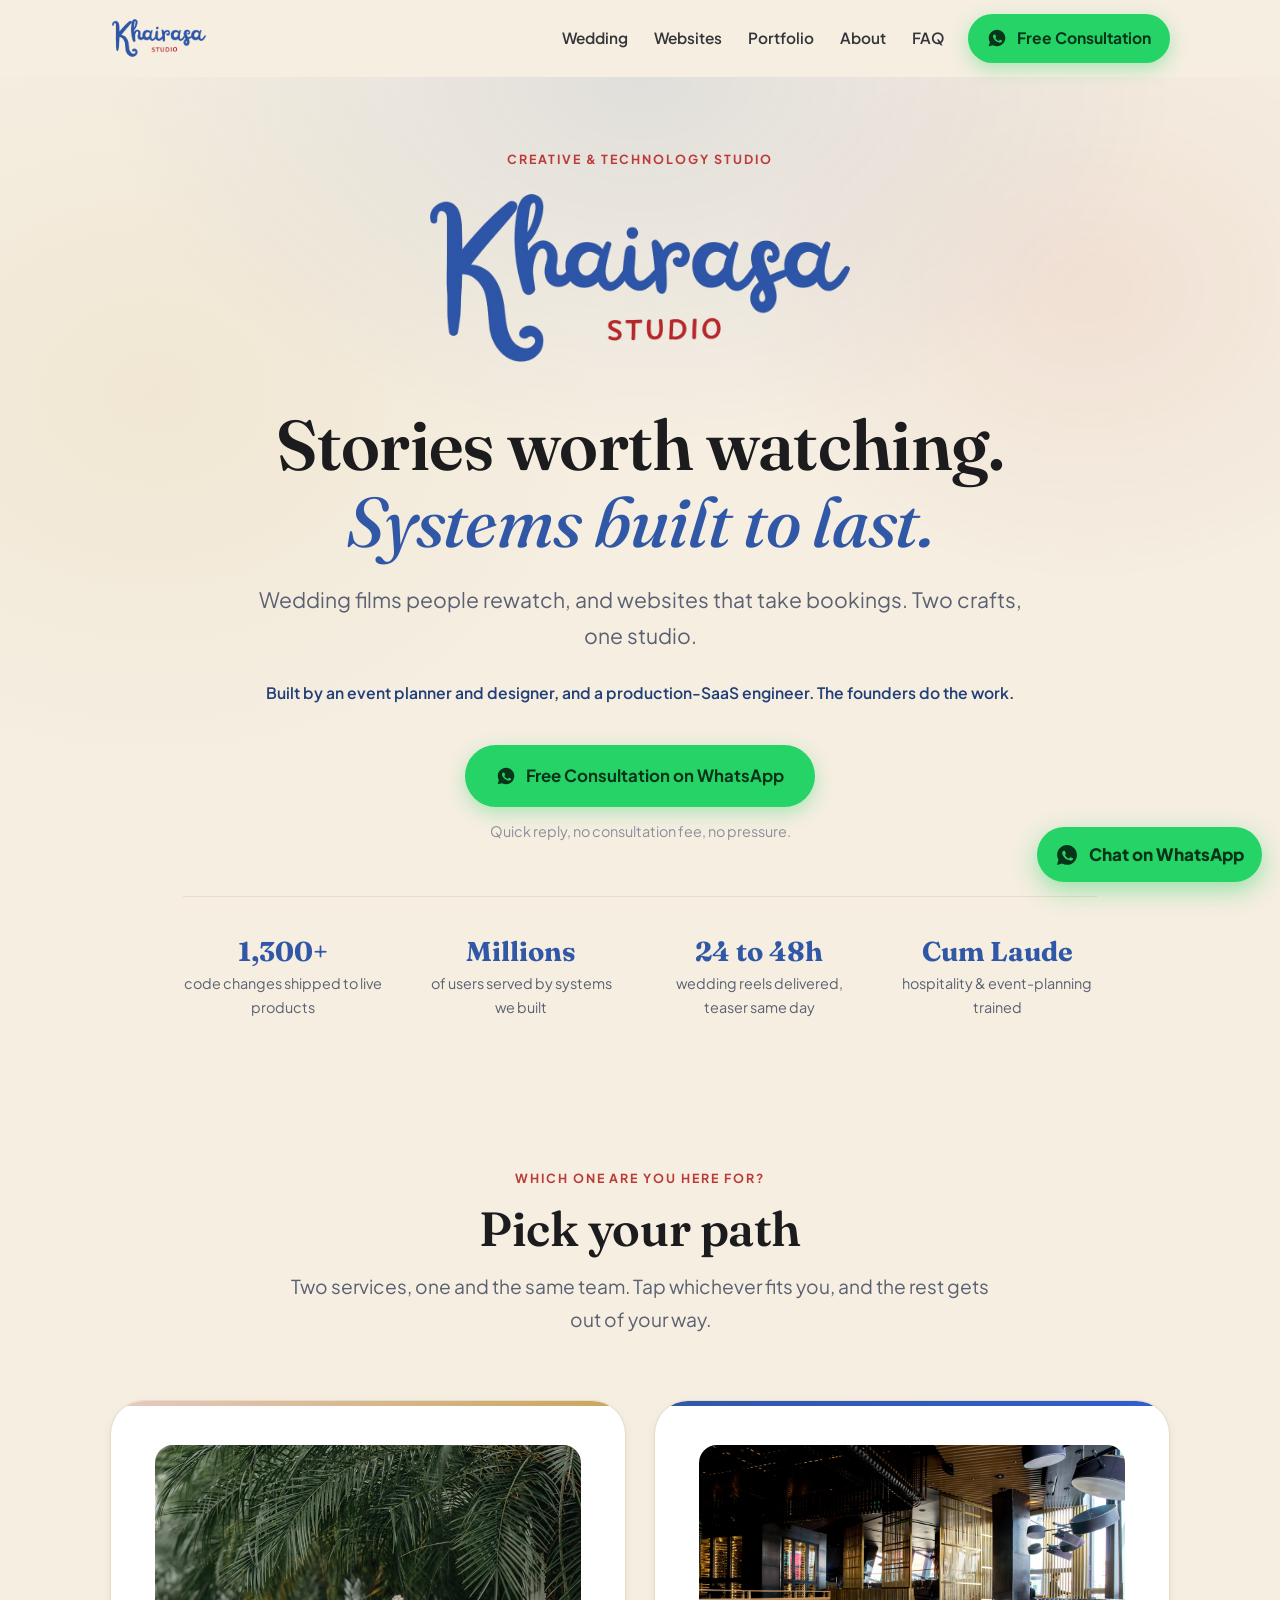
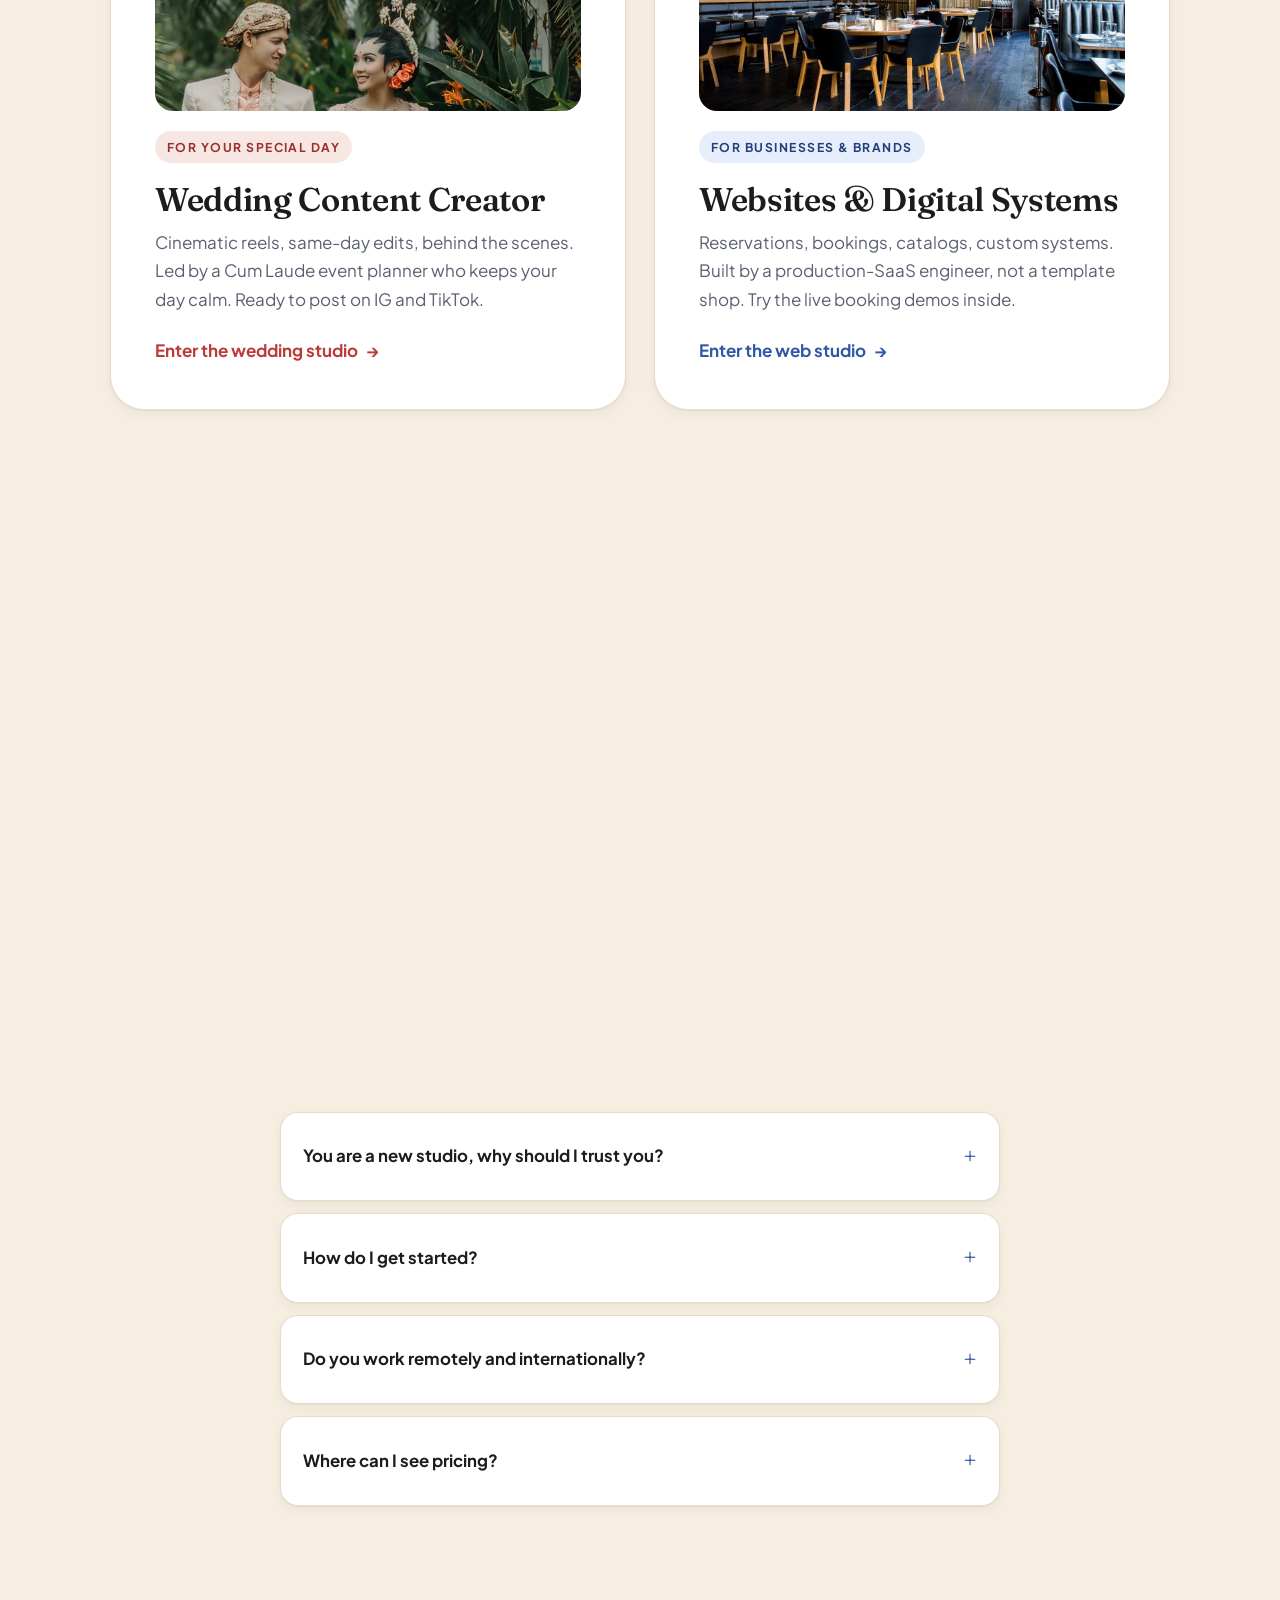
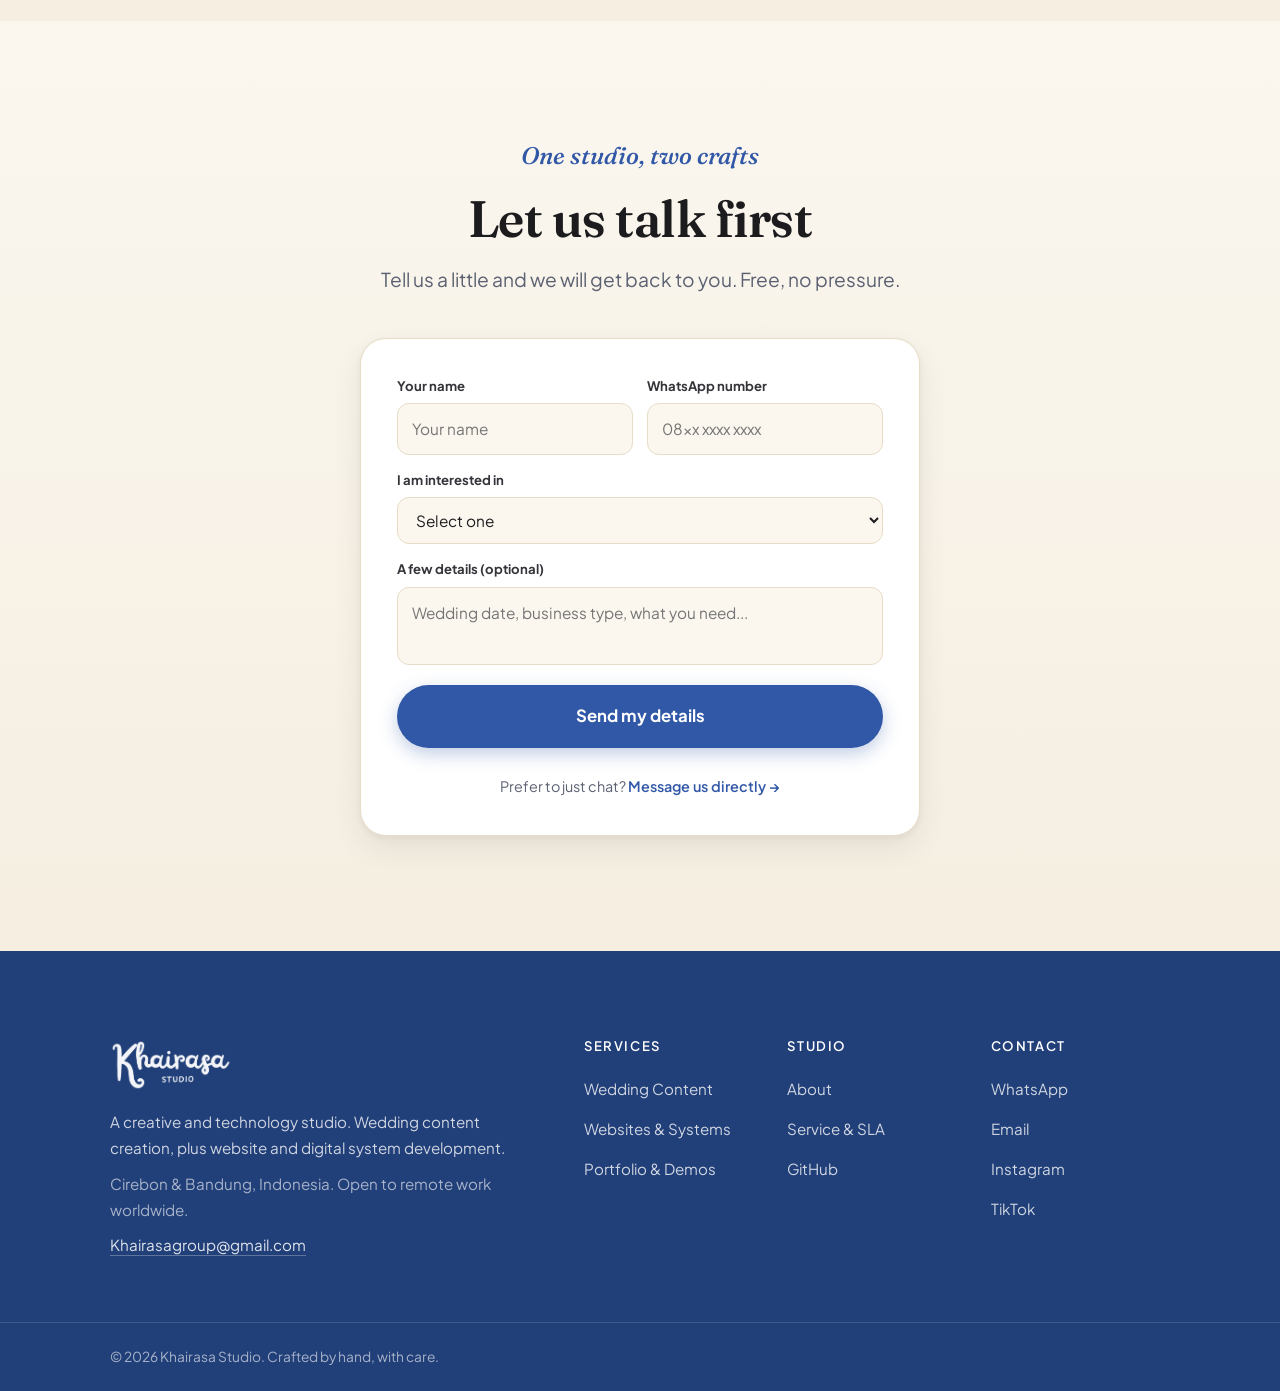
<file: index.html>
<!DOCTYPE html>
<html lang="en">
<head>
  <meta charset="UTF-8" />
  <meta name="viewport" content="width=device-width, initial-scale=1.0" />
  <title>Khairasa Studio | Wedding Content Creator & Website Development</title>
  <meta name="description" content="Khairasa Studio: one studio, two crafts. Wedding content that gives you chills, and websites and digital systems that actually work. Built by the founders themselves." />
  <meta name="theme-color" content="#3158A7" />
  <meta name="robots" content="index, follow" />
  <meta name="keywords" content="wedding content creator, wedding reels, same-day edit, web developer, website development, custom systems, reservation system, Indonesia, Bandung, Cirebon" />
  <link rel="canonical" href="https://khairihr.github.io/khairasa-studio/" />

  <!-- Open Graph -->
  <meta property="og:type" content="website" />
  <meta property="og:url" content="https://khairihr.github.io/khairasa-studio/" />
  <meta property="og:title" content="Khairasa Studio | Wedding Content Creator & Website Development" />
  <meta property="og:description" content="One studio, two crafts. Wedding content that gives you chills, and websites and systems that actually work." />
  <meta property="og:image" content="https://khairihr.github.io/khairasa-studio/assets/img/og-cover.png" />
  <meta property="og:locale" content="en_US" />
  <meta property="og:site_name" content="Khairasa Studio" />
  <meta name="twitter:card" content="summary_large_image" />
  <meta name="twitter:title" content="Khairasa Studio | Wedding Content & Websites" />
  <meta name="twitter:description" content="One studio, two crafts. Wedding content that gives you chills, and websites that actually work." />
  <meta name="twitter:image" content="https://khairihr.github.io/khairasa-studio/assets/img/og-cover.png" />

  <link rel="icon" type="image/png" sizes="32x32" href="assets/img/favicon-32.png" />
  <link rel="apple-touch-icon" href="assets/img/apple-touch-icon.png" />
  <link rel="manifest" href="site.webmanifest" />

  <link rel="preconnect" href="https://fonts.googleapis.com" />
  <link rel="preconnect" href="https://fonts.gstatic.com" crossorigin />
  <link href="https://fonts.googleapis.com/css2?family=Fraunces:ital,opsz,wght@0,9..144,400;0,9..144,500;0,9..144,600;0,9..144,700;1,9..144,400;1,9..144,500;1,9..144,600&family=Plus+Jakarta+Sans:wght@400;500;600;700;800&display=swap" rel="stylesheet" />
  <link rel="stylesheet" href="assets/css/styles.css" />

  <style>
    .door__thumb { width: 100%; aspect-ratio: 16 / 10; object-fit: cover; border-radius: var(--r); margin-bottom: 20px; }
    .door--tech .door__thumb { object-position: top; }
    .hubtrust { text-align: center; padding-top: 0; }
    .chip { display: inline-flex; flex-wrap: wrap; justify-content: center; gap: 10px 14px; margin-bottom: 18px; }
    .chip span { display: inline-flex; align-items: center; gap: 8px; background: var(--card); border: 1px solid var(--line); border-radius: var(--pill); padding: 9px 16px; font-size: .9rem; font-weight: 600; color: var(--ink-soft); box-shadow: var(--sh-sm); }
    .chip span::before { content: "\2713"; color: var(--wa-dark); font-weight: 800; }
    .hubtrust__line { font-family: "Fraunces", serif; font-style: italic; font-size: clamp(1.15rem, 2.2vw, 1.5rem); color: var(--blue-deep); }
    .hubtrust__cta { display: inline-block; margin-top: 16px; font-family: "Plus Jakarta Sans", sans-serif; font-style: normal; font-size: 1rem; color: var(--blue); font-weight: 700; border-bottom: 1px solid var(--blue); padding-bottom: 2px; transition: color .2s; }
    .hubtrust__cta:hover { color: var(--blue-bright); }
  </style>

  <script type="application/ld+json">
  {
    "@context": "https://schema.org",
    "@type": "ProfessionalService",
    "name": "Khairasa Studio",
    "description": "A creative and technology studio. Wedding content creation plus website and digital system development.",
    "url": "https://khairihr.github.io/khairasa-studio/",
    "image": "https://khairihr.github.io/khairasa-studio/assets/img/logo.png",
    "areaServed": "Indonesia and remote worldwide",
    "sameAs": ["https://www.instagram.com/khairasastudio", "https://www.tiktok.com/@khairasa.group", "https://github.com/khairihr"],
    "founder": [
      { "@type": "Person", "name": "Khairi Hibatullah Ridho", "jobTitle": "Co-founder & Lead Engineer", "sameAs": ["https://github.com/khairihr", "https://www.linkedin.com/in/khairihr/"] },
      { "@type": "Person", "name": "Zalza Shabila Putri", "jobTitle": "Co-founder, Creative & Client Experience", "sameAs": ["https://www.linkedin.com/in/zalza-shabila-putri-bb535a1b6/"] }
    ],
    "contactPoint": { "@type": "ContactPoint", "contactType": "sales", "telephone": "+62-851-2152-5015", "email": "Khairasagroup@gmail.com" }
  }
  </script>
</head>

<body>
<a class="skip-link" href="#main">Skip to content</a>

<header class="nav" id="nav">
  <div class="container nav__inner">
    <a class="nav__brand" href="#top" aria-label="Khairasa Studio, home">
      <img src="assets/img/logo.png" alt="Khairasa Studio" width="160" height="68" />
    </a>
    <nav class="nav__links" aria-label="Main navigation">
      <a href="wedding/">Wedding</a>
      <a href="website/">Websites</a>
      <a href="website/#portfolio">Portfolio</a>
      <a href="about/">About</a>
      <a href="#faq">FAQ</a>
    </nav>
    <a class="btn btn--wa nav__cta" href="https://wa.me/6285121525015" data-wa-text="Hi Khairasa Studio, I would like a free consultation.">
      <span class="ico-wa" aria-hidden="true"></span> Free Consultation
    </a>
    <button class="nav__toggle" id="navToggle" aria-label="Open menu" aria-expanded="false" aria-controls="mobileMenu">
      <span></span><span></span><span></span>
    </button>
  </div>
  <div class="mobile-menu" id="mobileMenu" aria-hidden="true">
    <a href="wedding/">Wedding Content</a>
    <a href="website/">Websites &amp; Systems</a>
    <a href="website/#portfolio">Portfolio</a>
    <a href="about/">About</a>
    <a href="service/">Service &amp; SLA</a>
    <a href="#faq">FAQ</a>
    <a class="btn btn--wa" href="https://wa.me/6285121525015" data-wa-text="Hi Khairasa Studio, I would like a free consultation.">
      <span class="ico-wa" aria-hidden="true"></span> Free Consultation on WhatsApp
    </a>
  </div>
</header>

<main id="main">
<span id="top"></span>

<!-- ============ HERO ============ -->
<section class="hero">
  <div class="hero__glow" aria-hidden="true"></div>
  <div class="container hero__inner">
    <p class="eyebrow reveal">Creative &amp; Technology Studio</p>
    <img class="hero__logo reveal" src="assets/img/logo.png" alt="Khairasa Studio" width="520" height="222" />
    <h1 class="hero__title reveal">
      Stories worth watching.<br />
      <span class="ital">Systems built to last.</span>
    </h1>
    <p class="hero__sub reveal">
      Wedding films people rewatch, and websites that take bookings. Two crafts, one studio.
    </p>
    <p class="hero__credit reveal">
      Built by an event planner and designer, and a production-SaaS engineer. The founders do the work.
    </p>
    <div class="hero__cta reveal">
      <a class="btn btn--wa btn--lg" href="https://wa.me/6285121525015" data-wa-text="Hi Khairasa Studio, I would like a free consultation.">
        <span class="ico-wa" aria-hidden="true"></span> Free Consultation on WhatsApp
      </a>
      <p class="hero__microtrust">Quick reply, no consultation fee, no pressure.</p>
    </div>
    <ul class="hero__stats reveal" aria-label="Track record">
      <li><strong>1,300+</strong><span>code changes shipped to live products</span></li>
      <li><strong>Millions</strong><span>of users served by systems we built</span></li>
      <li><strong>24 to 48h</strong><span>wedding reels delivered, teaser same day</span></li>
      <li><strong>Cum Laude</strong><span>hospitality &amp; event-planning trained</span></li>
    </ul>
  </div>
</section>

<!-- ============ FORK (the router) ============ -->
<section class="fork" id="start">
  <div class="container">
    <header class="section-head reveal">
      <p class="eyebrow">Which one are you here for?</p>
      <h2>Pick your path</h2>
      <p class="section-lead">Two services, one and the same team. Tap whichever fits you, and the rest gets out of your way.</p>
    </header>
    <div class="fork__grid">
      <a class="door door--wedding reveal" href="wedding/">
        <img class="door__thumb" src="assets/img/wedding/reel-2.jpg" alt="A wedding moment" loading="lazy" />
        <span class="door__tag">For your special day</span>
        <h3>Wedding Content Creator</h3>
        <p>Cinematic reels, same-day edits, behind the scenes. Led by a Cum Laude event planner who keeps your day calm. Ready to post on IG and TikTok.</p>
        <span class="door__go">Enter the wedding studio <span class="arrow" aria-hidden="true">&rarr;</span></span>
      </a>
      <a class="door door--tech reveal" href="website/">
        <img class="door__thumb" src="assets/img/demo/resto/hero.jpg" alt="A website demo" loading="lazy" />
        <span class="door__tag">For businesses &amp; brands</span>
        <h3>Websites &amp; Digital Systems</h3>
        <p>Reservations, bookings, catalogs, custom systems. Built by a production-SaaS engineer, not a template shop. Try the live booking demos inside.</p>
        <span class="door__go">Enter the web studio <span class="arrow" aria-hidden="true">&rarr;</span></span>
      </a>
    </div>
  </div>
</section>

<!-- ============ TRUST CHIP + LINE ============ -->
<section class="hubtrust">
  <div class="container container--narrow reveal">
    <div class="chip">
      <span>Revisions until it is right</span>
      <span>Deposit back if the concept misses</span>
      <span>On-time wedding delivery</span>
    </div>
    <p class="hubtrust__line">One studio, two crafts. No junior handoff, no agency markup.</p>
    <a class="hubtrust__cta" href="about/">Meet the founders &rarr;</a>
  </div>
</section>

<!-- ============ SHARED FAQ ============ -->
<section class="faq" id="faq">
  <div class="container container--narrow">
    <header class="section-head reveal">
      <p class="eyebrow">Quick questions</p>
      <h2>Before you reach out</h2>
    </header>
    <div class="faq__list reveal">
      <details class="faq__item">
        <summary>You are a new studio, why should I trust you?</summary>
        <div class="faq__a"><p>The studio is new, the people are not. You talk directly to the founders: a Cum Laude, BNSP-certified event planner, and a lead engineer with 1,300+ contributions to a production SaaS serving millions. Plus a clear guarantee: revisions until it is right, and a deposit-back if the first concept misses.</p></div>
      </details>
      <details class="faq__item">
        <summary>How do I get started?</summary>
        <div class="faq__a"><p>Message us on WhatsApp (or email Khairasagroup@gmail.com). Tell us your wedding date or your business idea, we reply fast, and the first conversation is free with no pressure.</p></div>
      </details>
      <details class="faq__item">
        <summary>Do you work remotely and internationally?</summary>
        <div class="faq__a"><p>Yes. We are based in Cirebon and Bandung for weddings and on-site work, and we build websites and systems for clients anywhere, fully remote.</p></div>
      </details>
      <details class="faq__item">
        <summary>Where can I see pricing?</summary>
        <div class="faq__a"><p>Starting prices for each service are on the <a href="wedding/#packages">Wedding</a> and <a href="website/#packages">Websites</a> pages. Final numbers depend on your needs and are confirmed in the chat.</p></div>
      </details>
    </div>
  </div>
</section>

<!-- ============ CLOSING ============ -->
<section class="closing" id="contact">
  <div class="container">
    <div class="closing__inner reveal">
      <p class="eyebrow eyebrow--script">One studio, two crafts</p>
      <h2>Let us talk first</h2>
      <p class="closing__lead">Tell us a little and we will get back to you. Free, no pressure.</p>
      <form class="wa-form reveal" data-intro="Hi Khairasa Studio, I would like to start a conversation.">
        <div class="wa-form__row">
          <div class="wa-field"><label for="hf-name">Your name</label><input id="hf-name" data-label="Name" data-required placeholder="Your name" autocomplete="name" /></div>
          <div class="wa-field"><label for="hf-wa">WhatsApp number</label><input id="hf-wa" type="tel" data-label="WhatsApp number" data-required placeholder="08xx xxxx xxxx" autocomplete="tel" /></div>
        </div>
        <div class="wa-field"><label for="hf-int">I am interested in</label><select id="hf-int" data-label="Interested in" data-required><option value="">Select one</option><option>Wedding content</option><option>Website or system</option><option>Both</option></select></div>
        <div class="wa-field"><label for="hf-msg">A few details (optional)</label><textarea id="hf-msg" data-label="Details" placeholder="Wedding date, business type, what you need..."></textarea></div>
        <input type="checkbox" name="botcheck" tabindex="-1" autocomplete="off" style="display:none" aria-hidden="true" /><button type="submit" class="btn btn--blue btn--lg">Send my details</button>
        <p class="wa-form__err"></p>
        <p class="wa-form__alt">Prefer to just chat? <a href="https://wa.me/6285121525015" data-wa-text="Hi Khairasa Studio, I would like a free consultation.">Message us directly &rarr;</a></p>
      </form>
    </div>
  </div>
</section>

</main>

<!-- ============ FOOTER ============ -->
<footer class="footer">
  <div class="container footer__inner">
    <div class="footer__brand">
      <img class="footer__logo" src="assets/img/logo.png" alt="Khairasa Studio" width="170" height="72" />
      <p>A creative and technology studio. Wedding content creation, plus website and digital system development.</p>
      <p class="footer__base">Cirebon &amp; Bandung, Indonesia. Open to remote work worldwide.</p>
      <p class="footer__base"><a href="mailto:Khairasagroup@gmail.com">Khairasagroup@gmail.com</a></p>
    </div>
    <div class="footer__cols">
      <div>
        <h4>Services</h4>
        <a href="wedding/">Wedding Content</a>
        <a href="website/">Websites &amp; Systems</a>
        <a href="website/#portfolio">Portfolio &amp; Demos</a>
      </div>
      <div>
        <h4>Studio</h4>
        <a href="about/">About</a>
        <a href="service/">Service &amp; SLA</a>
        <a href="https://github.com/khairihr" target="_blank" rel="noopener">GitHub</a>
      </div>
      <div>
        <h4>Contact</h4>
        <a href="https://wa.me/6285121525015" data-wa-text="Hi Khairasa Studio, I would like to consult.">WhatsApp</a>
        <a href="mailto:Khairasagroup@gmail.com">Email</a>
        <a href="https://www.instagram.com/khairasastudio" target="_blank" rel="noopener">Instagram</a>
        <a href="https://www.tiktok.com/@khairasa.group" target="_blank" rel="noopener">TikTok</a>
      </div>
    </div>
  </div>
  <div class="footer__bottom">
    <div class="container">
      <p>&copy; <span id="year">2026</span> Khairasa Studio. Crafted by hand, with care.</p>
    </div>
  </div>
</footer>

<a class="wa-fab" href="https://wa.me/6285121525015" data-wa-text="Hi Khairasa Studio, I would like a free consultation." aria-label="Chat on WhatsApp">
  <span class="ico-wa" aria-hidden="true"></span>
  <span class="wa-fab__label">Chat on WhatsApp</span>
</a>

<script src="assets/js/main.js"></script>
</body>
</html>
</file>
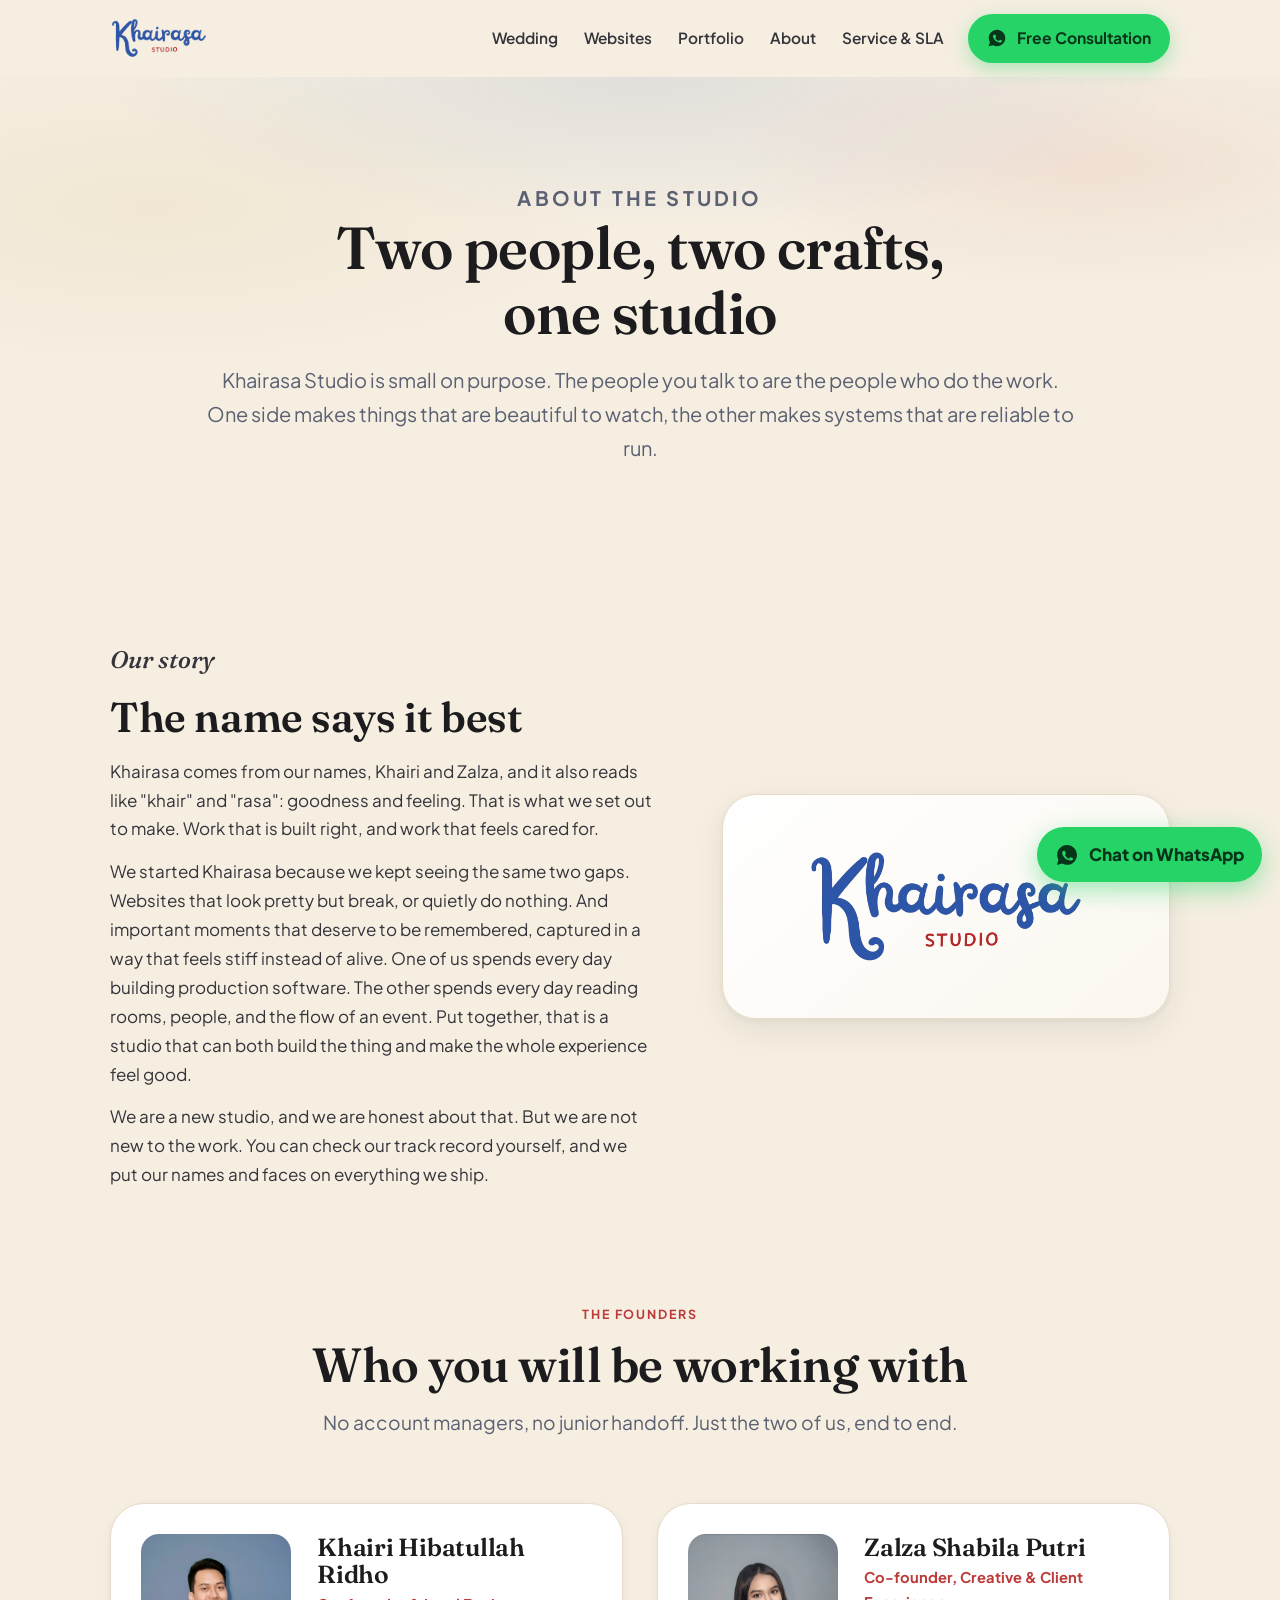
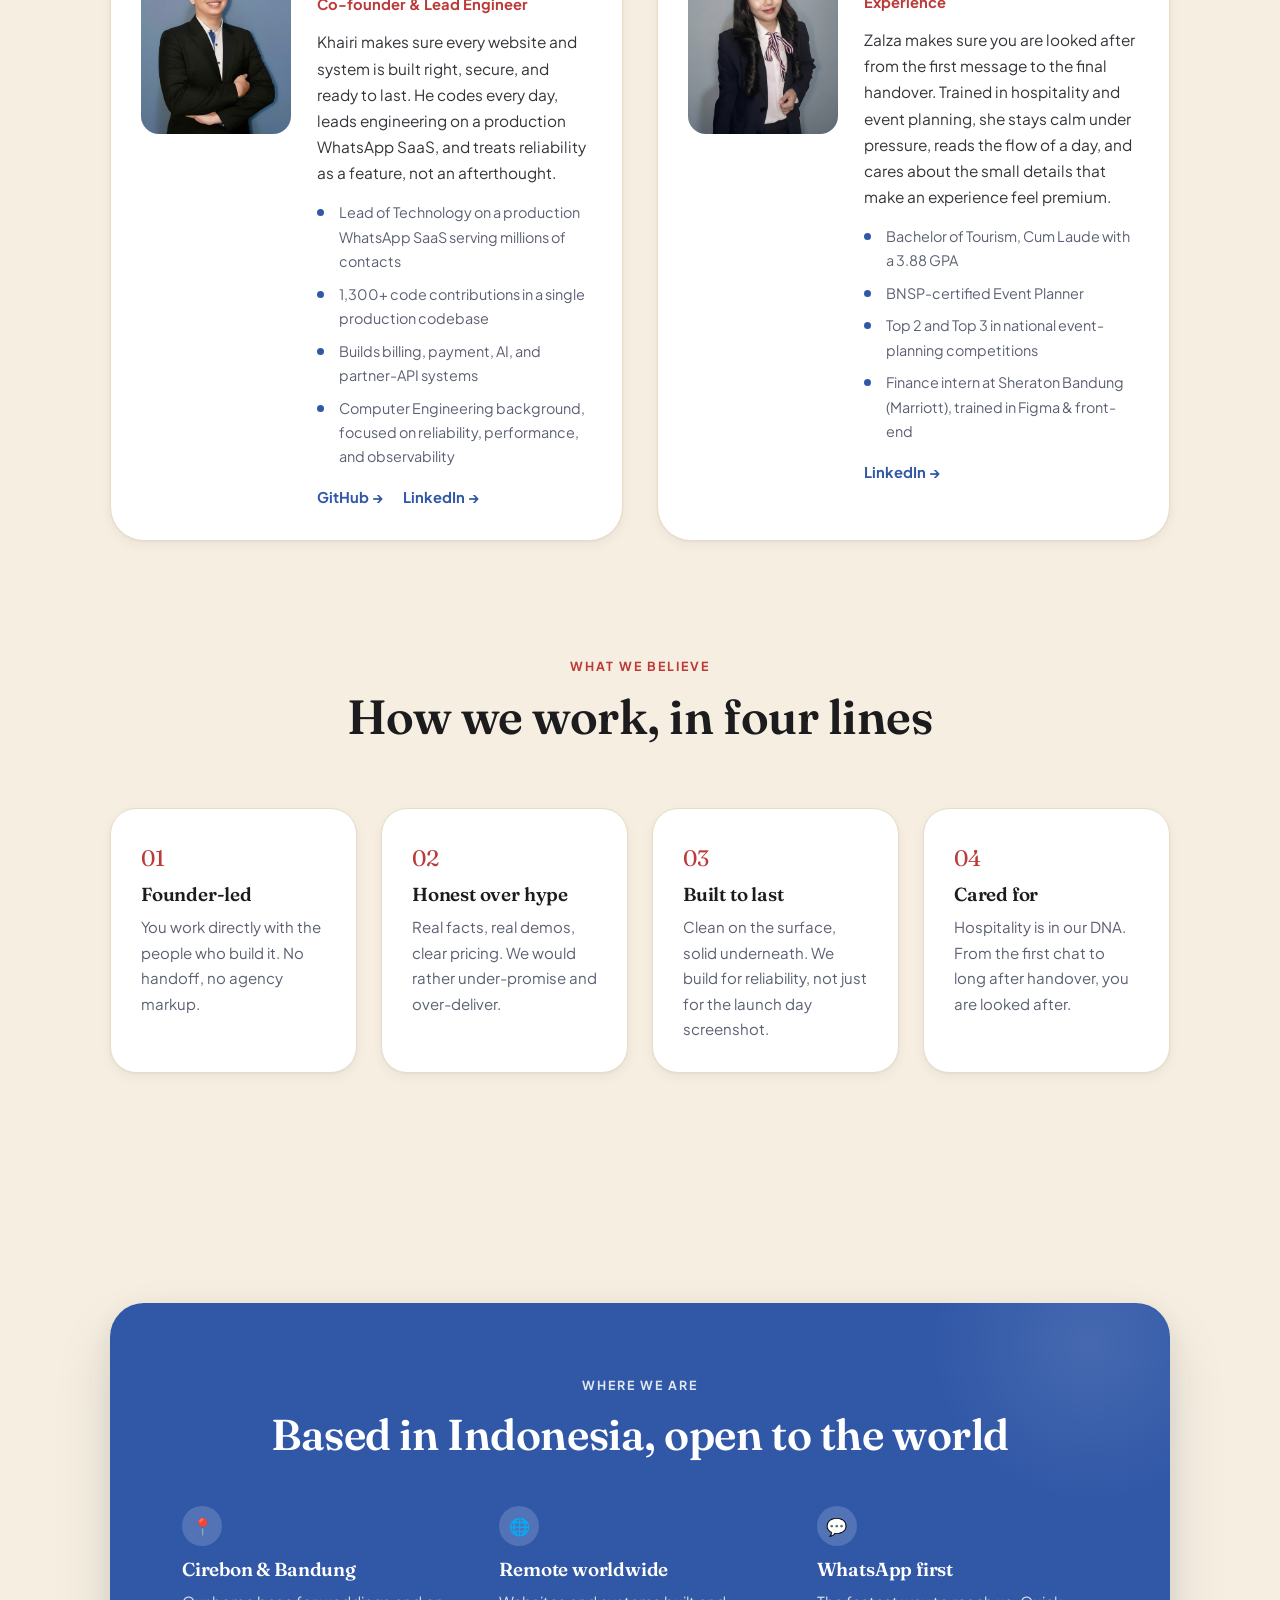
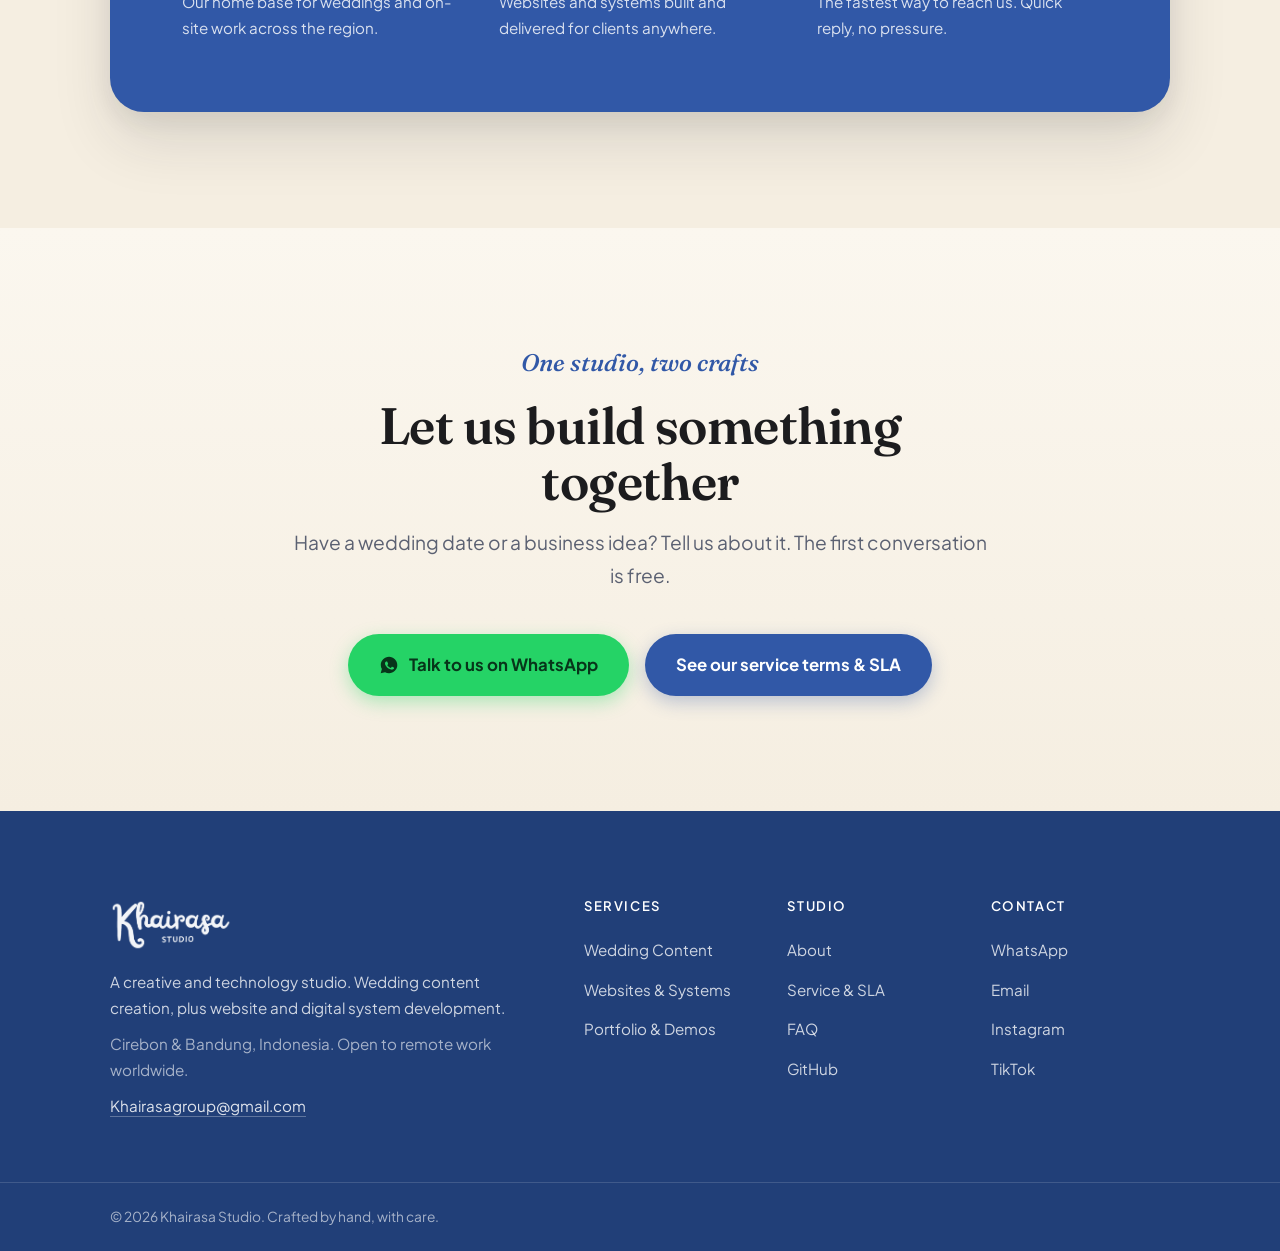
<file: about/index.html>
<!DOCTYPE html>
<html lang="en">
<head>
  <meta charset="UTF-8" />
  <meta name="viewport" content="width=device-width, initial-scale=1.0" />
  <title>About | Khairasa Studio</title>
  <meta name="description" content="Khairasa Studio is a two-founder creative and technology studio. Meet Khairi and Zalza, and the idea behind one studio, two crafts." />
  <meta name="theme-color" content="#3158A7" />
  <meta name="robots" content="index, follow" />
  <link rel="canonical" href="https://khairihr.github.io/khairasa-studio/about/" />
  <meta property="og:type" content="website" />
  <meta property="og:url" content="https://khairihr.github.io/khairasa-studio/about/" />
  <meta property="og:title" content="About | Khairasa Studio" />
  <meta property="og:description" content="Meet the two founders behind Khairasa Studio, and the idea behind one studio, two crafts." />
  <meta property="og:image" content="https://khairihr.github.io/khairasa-studio/assets/img/og-cover.png" />
  <meta name="twitter:card" content="summary_large_image" />
  <link rel="icon" type="image/png" sizes="32x32" href="../assets/img/favicon-32.png" />
  <link rel="apple-touch-icon" href="../assets/img/apple-touch-icon.png" />
  <link rel="manifest" href="../site.webmanifest" />
  <link rel="preconnect" href="https://fonts.googleapis.com" />
  <link rel="preconnect" href="https://fonts.gstatic.com" crossorigin />
  <link href="https://fonts.googleapis.com/css2?family=Fraunces:ital,opsz,wght@0,9..144,400;0,9..144,500;0,9..144,600;0,9..144,700;1,9..144,400;1,9..144,500;1,9..144,600&family=Plus+Jakarta+Sans:wght@400;500;600;700;800&display=swap" rel="stylesheet" />
  <link rel="stylesheet" href="../assets/css/styles.css" />
</head>
<body>
<a class="skip-link" href="#main">Skip to content</a>

<header class="nav" id="nav">
  <div class="container nav__inner">
    <a class="nav__brand" href="../" aria-label="Khairasa Studio, home">
      <img src="../assets/img/logo.png" alt="Khairasa Studio" width="160" height="68" />
    </a>
    <nav class="nav__links" aria-label="Main navigation">
      <a href="../wedding/">Wedding</a>
      <a href="../website/">Websites</a>
      <a href="../website/#portfolio">Portfolio</a>
      <a href="../about/" aria-current="page">About</a>
      <a href="../service/">Service &amp; SLA</a>
    </nav>
    <a class="btn btn--wa nav__cta" href="https://wa.me/6285121525015" data-wa-text="Hi Khairasa Studio, I would like a free consultation.">
      <span class="ico-wa" aria-hidden="true"></span> Free Consultation
    </a>
    <button class="nav__toggle" id="navToggle" aria-label="Open menu" aria-expanded="false" aria-controls="mobileMenu">
      <span></span><span></span><span></span>
    </button>
  </div>
  <div class="mobile-menu" id="mobileMenu" aria-hidden="true">
    <a href="../wedding/">Wedding Content</a>
    <a href="../website/">Websites &amp; Systems</a>
    <a href="../website/#portfolio">Portfolio</a>
    <a href="../about/">About</a>
    <a href="../service/">Service &amp; SLA</a>
    <a href="../#faq">FAQ</a>
    <a class="btn btn--wa" href="https://wa.me/6285121525015" data-wa-text="Hi Khairasa Studio, I would like a free consultation.">
      <span class="ico-wa" aria-hidden="true"></span> Free Consultation on WhatsApp
    </a>
  </div>
</header>

<main id="main">

<section class="subhero">
  <div class="hero__glow" aria-hidden="true"></div>
  <div class="container">
    <p class="eyebrow reveal">About the studio</p>
    <h1 class="reveal">Two people, two crafts, one studio</h1>
    <p class="reveal">
      Khairasa Studio is small on purpose. The people you talk to are the people who do the work.
      One side makes things that are beautiful to watch, the other makes systems that are reliable to run.
    </p>
  </div>
</section>

<section>
  <div class="container">
    <div class="story reveal">
      <div class="story__text">
        <p class="eyebrow eyebrow--script">Our story</p>
        <h2>The name says it best</h2>
        <p>
          Khairasa comes from our names, Khairi and Zalza, and it also reads like "khair" and "rasa": goodness and feeling.
          That is what we set out to make. Work that is built right, and work that feels cared for.
        </p>
        <p>
          We started Khairasa because we kept seeing the same two gaps. Websites that look pretty but break, or quietly do nothing.
          And important moments that deserve to be remembered, captured in a way that feels stiff instead of alive.
          One of us spends every day building production software. The other spends every day reading rooms, people, and the flow of an event.
          Put together, that is a studio that can both build the thing and make the whole experience feel good.
        </p>
        <p>
          We are a new studio, and we are honest about that. But we are not new to the work.
          You can check our track record yourself, and we put our names and faces on everything we ship.
        </p>
      </div>
      <div class="story__media">
        <img src="../assets/img/logo.png" alt="Khairasa Studio logo" />
      </div>
    </div>
  </div>
</section>

<section class="founders" style="padding-top:0;">
  <div class="container">
    <header class="section-head reveal">
      <p class="eyebrow">The founders</p>
      <h2>Who you will be working with</h2>
      <p class="section-lead">No account managers, no junior handoff. Just the two of us, end to end.</p>
    </header>

    <div class="founder-grid">
      <article class="founder reveal">
        <div class="founder__photo"><img src="../assets/img/khairi.jpg" alt="Khairi Hibatullah Ridho" loading="lazy" /></div>
        <div class="founder__body">
          <h3>Khairi Hibatullah Ridho</h3>
          <p class="founder__role">Co-founder &amp; Lead Engineer</p>
          <p class="founder__bio">Khairi makes sure every website and system is built right, secure, and ready to last. He codes every day, leads engineering on a production WhatsApp SaaS, and treats reliability as a feature, not an afterthought.</p>
          <ul class="founder__facts">
            <li>Lead of Technology on a production WhatsApp SaaS serving millions of contacts</li>
            <li>1,300+ code contributions in a single production codebase</li>
            <li>Builds billing, payment, AI, and partner-API systems</li>
            <li>Computer Engineering background, focused on reliability, performance, and observability</li>
          </ul>
          <div class="founder__links">
            <a class="founder__link" href="https://github.com/khairihr" target="_blank" rel="noopener">GitHub &rarr;</a>
            <a class="founder__link" href="https://www.linkedin.com/in/khairihr/" target="_blank" rel="noopener">LinkedIn &rarr;</a>
          </div>
        </div>
      </article>

      <article class="founder reveal">
        <div class="founder__photo"><img src="../assets/img/zalza.jpg" alt="Zalza Shabila Putri" loading="lazy" /></div>
        <div class="founder__body">
          <h3>Zalza Shabila Putri</h3>
          <p class="founder__role">Co-founder, Creative &amp; Client Experience</p>
          <p class="founder__bio">Zalza makes sure you are looked after from the first message to the final handover. Trained in hospitality and event planning, she stays calm under pressure, reads the flow of a day, and cares about the small details that make an experience feel premium.</p>
          <ul class="founder__facts">
            <li>Bachelor of Tourism, Cum Laude with a 3.88 GPA</li>
            <li>BNSP-certified Event Planner</li>
            <li>Top 2 and Top 3 in national event-planning competitions</li>
            <li>Finance intern at Sheraton Bandung (Marriott), trained in Figma &amp; front-end</li>
          </ul>
          <div class="founder__links">
            <a class="founder__link" href="https://www.linkedin.com/in/zalza-shabila-putri-bb535a1b6/" target="_blank" rel="noopener">LinkedIn &rarr;</a>
          </div>
        </div>
      </article>
    </div>
  </div>
</section>

<section style="padding-top:0;">
  <div class="container">
    <header class="section-head reveal">
      <p class="eyebrow">What we believe</p>
      <h2>How we work, in four lines</h2>
    </header>
    <div class="values-grid reveal">
      <div class="value"><div class="n">01</div><h3>Founder-led</h3><p>You work directly with the people who build it. No handoff, no agency markup.</p></div>
      <div class="value"><div class="n">02</div><h3>Honest over hype</h3><p>Real facts, real demos, clear pricing. We would rather under-promise and over-deliver.</p></div>
      <div class="value"><div class="n">03</div><h3>Built to last</h3><p>Clean on the surface, solid underneath. We build for reliability, not just for the launch day screenshot.</p></div>
      <div class="value"><div class="n">04</div><h3>Cared for</h3><p>Hospitality is in our DNA. From the first chat to long after handover, you are looked after.</p></div>
    </div>
  </div>
</section>

<section class="guarantee">
  <div class="container">
    <div class="guarantee__card reveal">
      <p class="eyebrow eyebrow--invert">Where we are</p>
      <h2>Based in Indonesia, open to the world</h2>
      <div class="guarantee__grid">
        <div><span aria-hidden="true">&#128205;</span><h3>Cirebon &amp; Bandung</h3><p>Our home base for weddings and on-site work across the region.</p></div>
        <div><span aria-hidden="true">&#127760;</span><h3>Remote worldwide</h3><p>Websites and systems built and delivered for clients anywhere.</p></div>
        <div><span aria-hidden="true">&#128172;</span><h3>WhatsApp first</h3><p>The fastest way to reach us. Quick reply, no pressure.</p></div>
      </div>
    </div>
  </div>
</section>

<section class="closing">
  <div class="container">
    <div class="closing__inner reveal">
      <p class="eyebrow eyebrow--script">One studio, two crafts</p>
      <h2>Let us build something together</h2>
      <p class="closing__lead">Have a wedding date or a business idea? Tell us about it. The first conversation is free.</p>
      <div class="closing__routes">
        <a class="btn btn--wa btn--lg" href="https://wa.me/6285121525015" data-wa-text="Hi Khairasa Studio, I read your About page and would like to talk.">
          <span class="ico-wa" aria-hidden="true"></span> Talk to us on WhatsApp
        </a>
        <a class="btn btn--blue btn--lg" href="../service/">See our service terms &amp; SLA</a>
      </div>
    </div>
  </div>
</section>

</main>

<footer class="footer">
  <div class="container footer__inner">
    <div class="footer__brand">
      <img class="footer__logo" src="../assets/img/logo.png" alt="Khairasa Studio" width="170" height="72" />
      <p>A creative and technology studio. Wedding content creation, plus website and digital system development.</p>
      <p class="footer__base">Cirebon &amp; Bandung, Indonesia. Open to remote work worldwide.</p>
      <p class="footer__base"><a href="mailto:Khairasagroup@gmail.com">Khairasagroup@gmail.com</a></p>
    </div>
    <div class="footer__cols">
      <div>
        <h4>Services</h4>
        <a href="../wedding/">Wedding Content</a>
        <a href="../website/">Websites &amp; Systems</a>
        <a href="../website/#portfolio">Portfolio &amp; Demos</a>
      </div>
      <div>
        <h4>Studio</h4>
        <a href="../about/">About</a>
        <a href="../service/">Service &amp; SLA</a>
        <a href="../#faq">FAQ</a>
        <a href="https://github.com/khairihr" target="_blank" rel="noopener">GitHub</a>
      </div>
      <div>
        <h4>Contact</h4>
        <a href="https://wa.me/6285121525015" data-wa-text="Hi Khairasa Studio, I would like to consult.">WhatsApp</a>
        <a href="mailto:Khairasagroup@gmail.com">Email</a>
        <a href="https://www.instagram.com/khairasastudio" target="_blank" rel="noopener">Instagram</a>
        <a href="https://www.tiktok.com/@khairasa.group" target="_blank" rel="noopener">TikTok</a>
      </div>
    </div>
  </div>
  <div class="footer__bottom">
    <div class="container">
      <p>&copy; <span id="year">2026</span> Khairasa Studio. Crafted by hand, with care.</p>
    </div>
  </div>
</footer>

<a class="wa-fab" href="https://wa.me/6285121525015" data-wa-text="Hi Khairasa Studio, I would like a free consultation." aria-label="Chat on WhatsApp">
  <span class="ico-wa" aria-hidden="true"></span>
  <span class="wa-fab__label">Chat on WhatsApp</span>
</a>

<script src="../assets/js/main.js"></script>
</body>
</html>
</file>
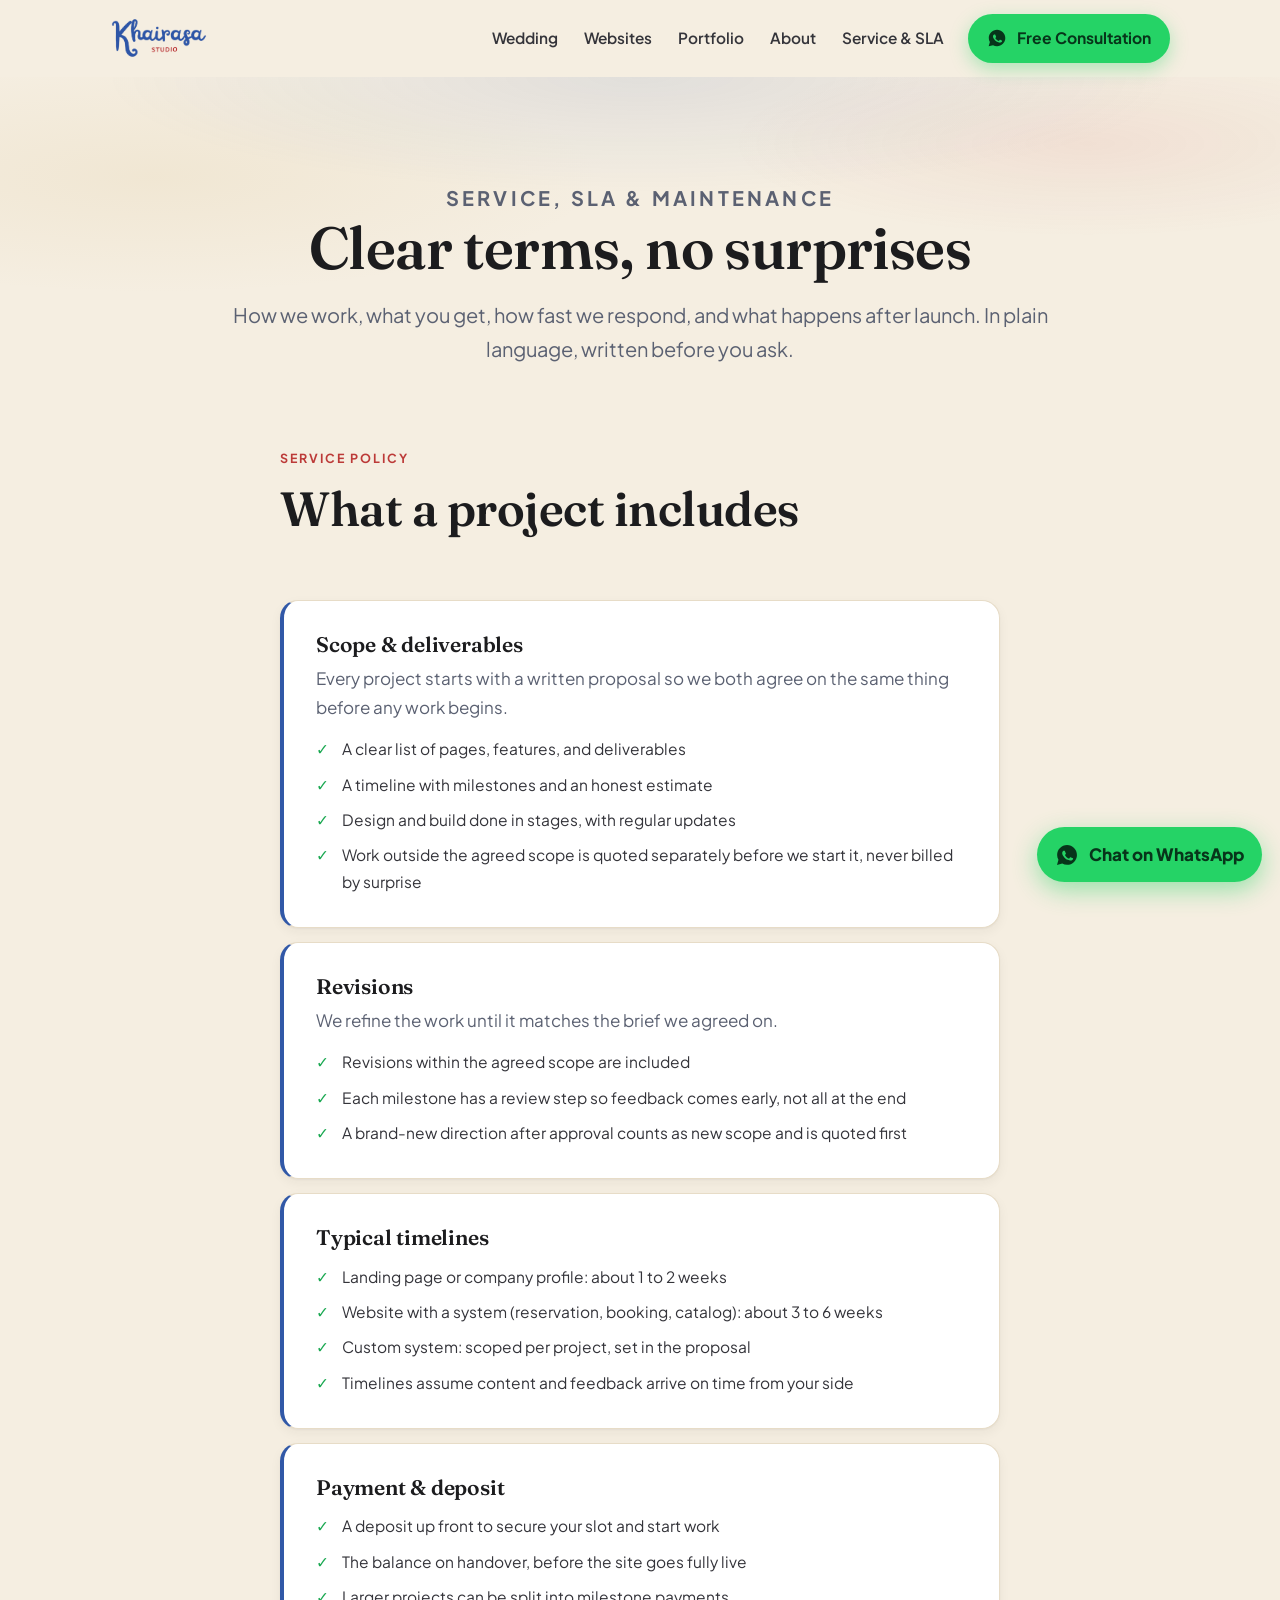
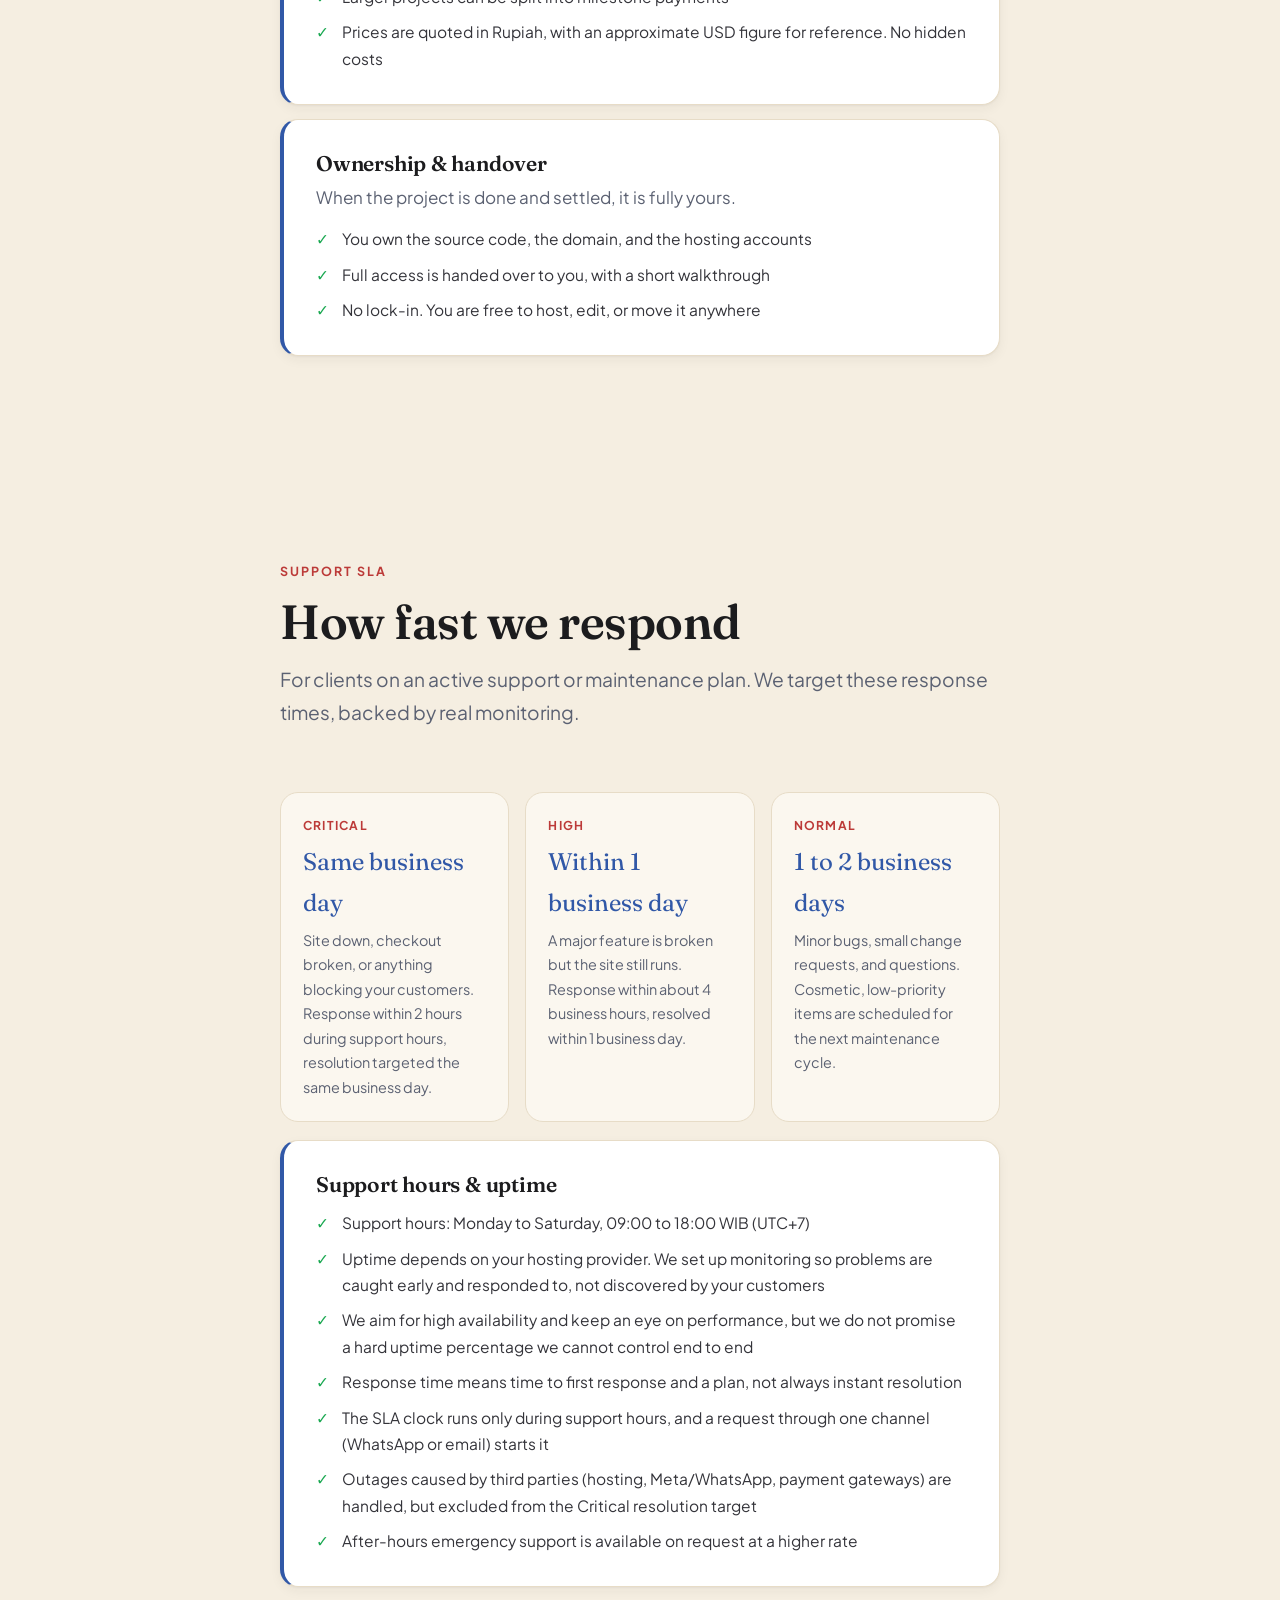
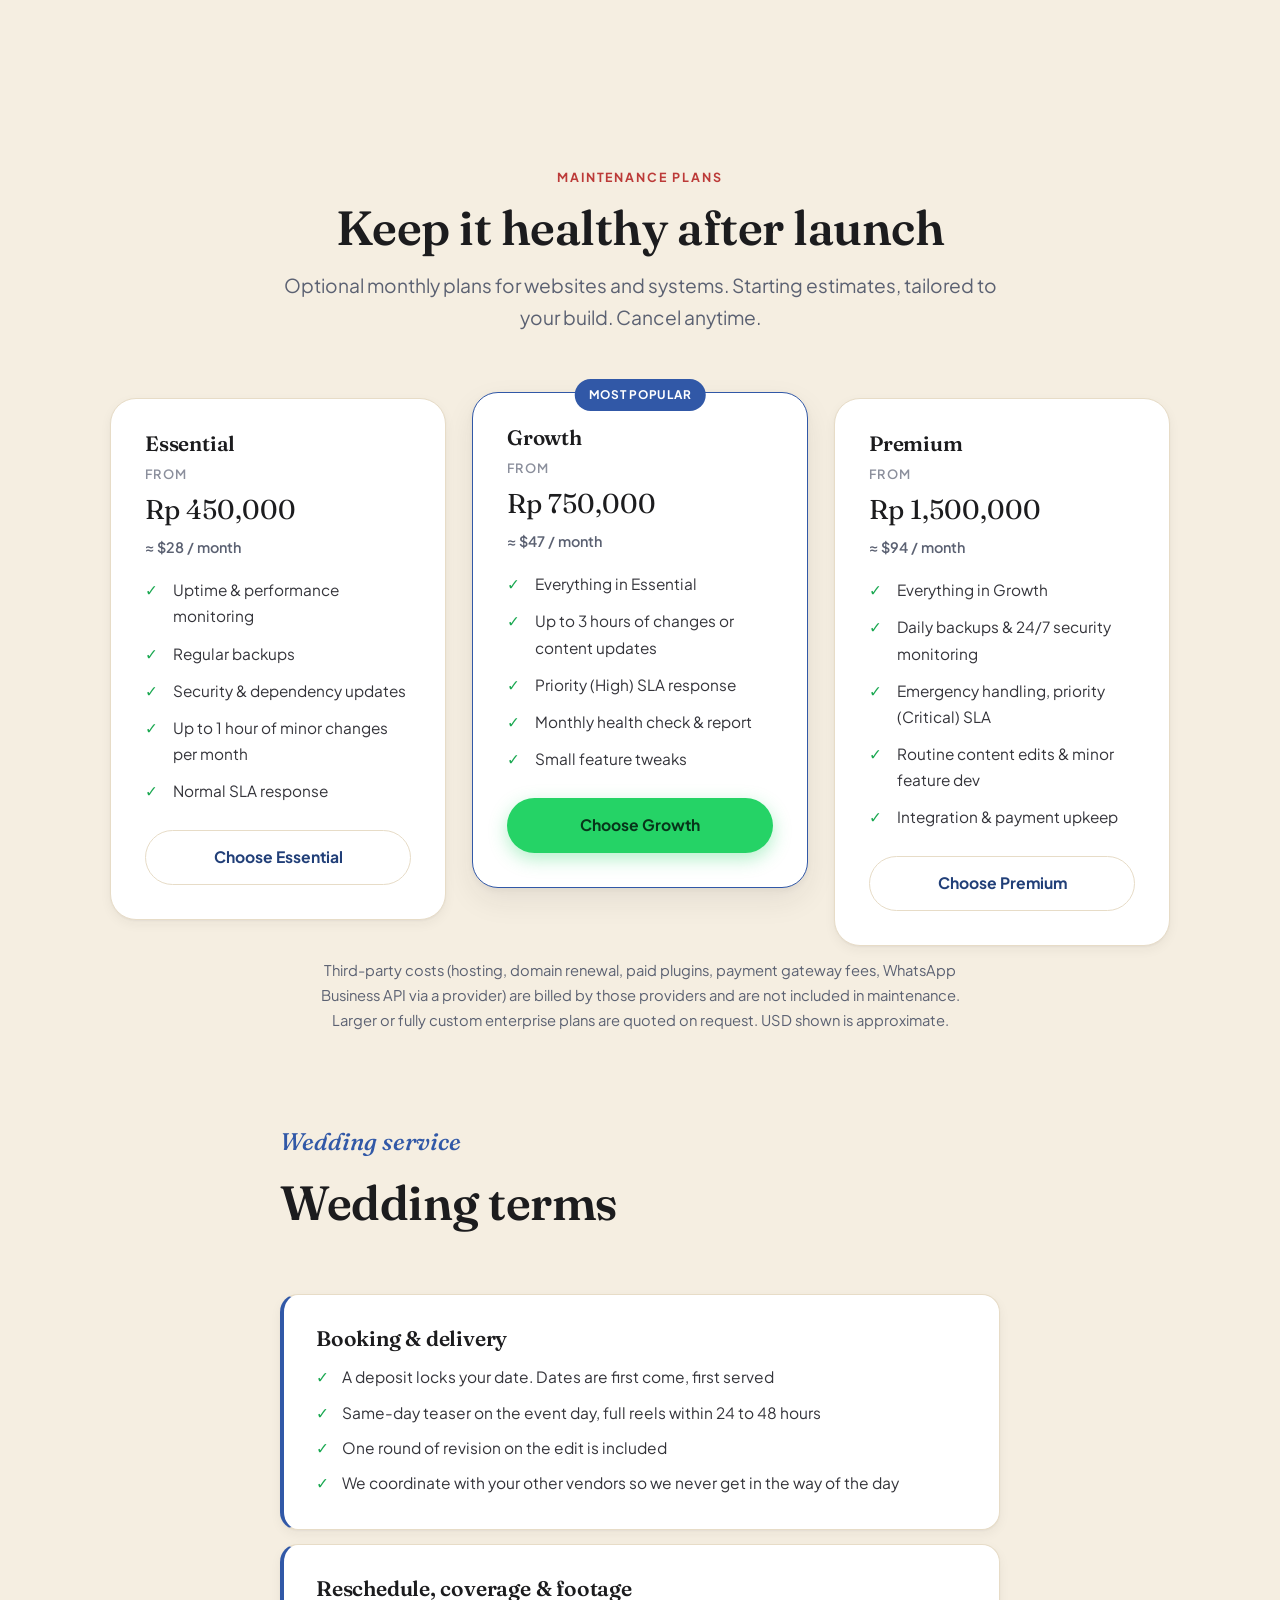
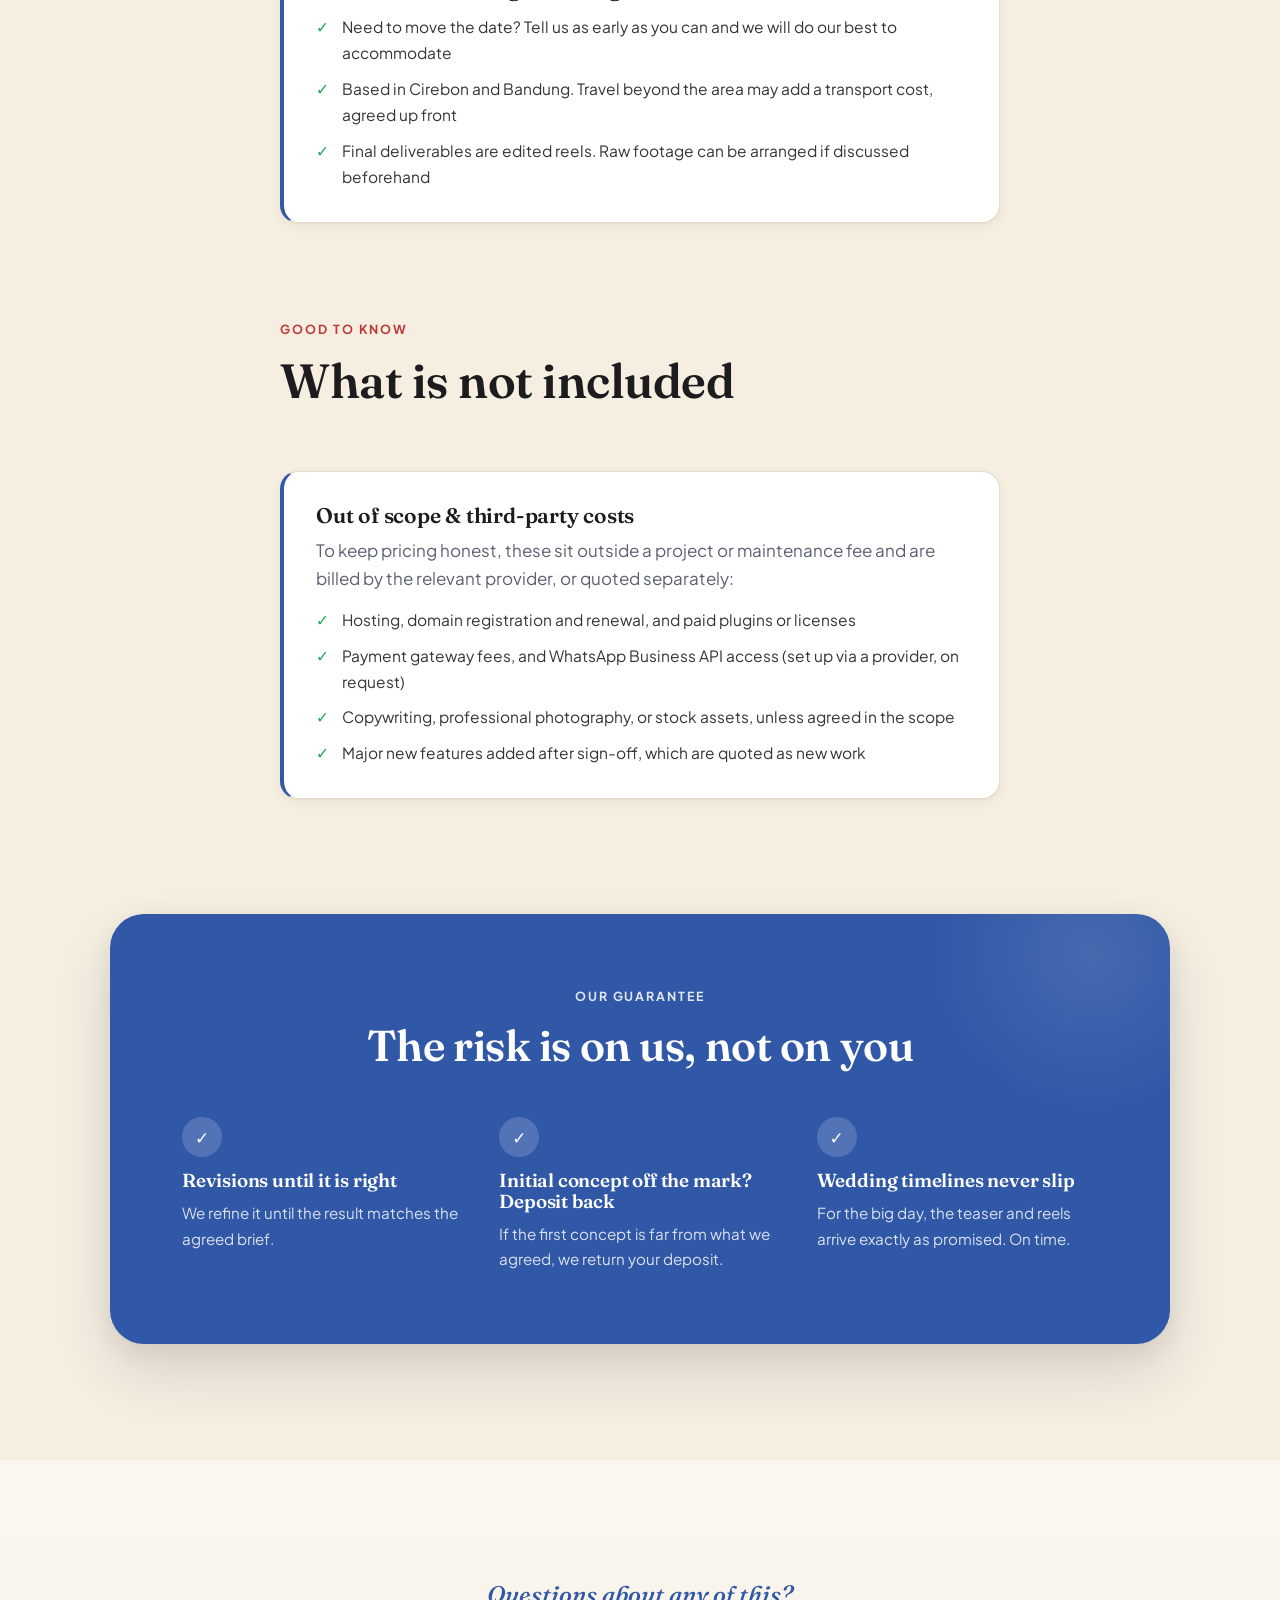
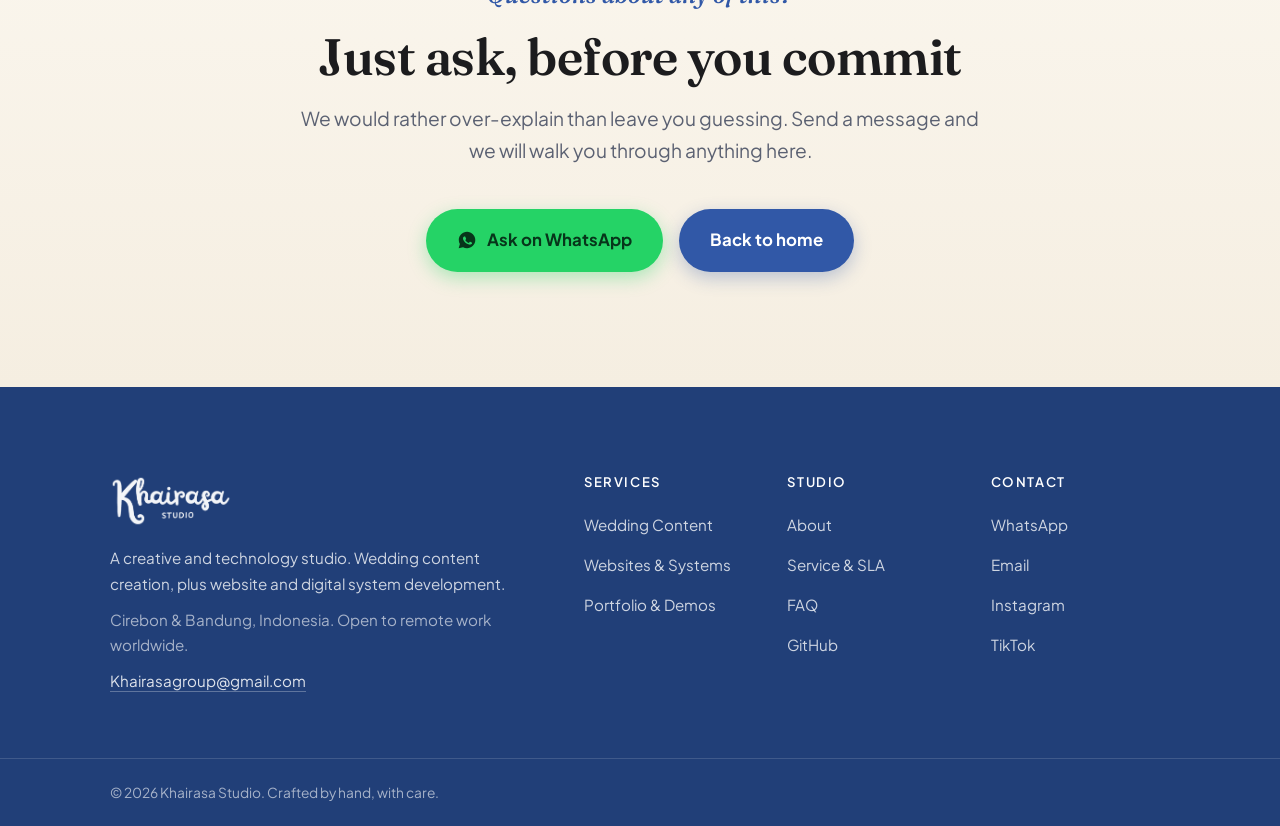
<file: service/index.html>
<!DOCTYPE html>
<html lang="en">
<head>
  <meta charset="UTF-8" />
  <meta name="viewport" content="width=device-width, initial-scale=1.0" />
  <title>Service, SLA &amp; Maintenance | Khairasa Studio</title>
  <meta name="description" content="How Khairasa Studio works, in plain language: project scope, revisions, payment, ownership, support SLA, maintenance plans, and wedding service terms." />
  <meta name="theme-color" content="#3158A7" />
  <meta name="robots" content="index, follow" />
  <link rel="canonical" href="https://khairihr.github.io/khairasa-studio/service/" />
  <meta property="og:type" content="website" />
  <meta property="og:url" content="https://khairihr.github.io/khairasa-studio/service/" />
  <meta property="og:title" content="Service, SLA &amp; Maintenance | Khairasa Studio" />
  <meta property="og:description" content="How Khairasa Studio works: scope, payment, ownership, support SLA, maintenance plans, and wedding terms." />
  <meta property="og:image" content="https://khairihr.github.io/khairasa-studio/assets/img/og-cover.png" />
  <meta name="twitter:card" content="summary_large_image" />
  <link rel="icon" type="image/png" sizes="32x32" href="../assets/img/favicon-32.png" />
  <link rel="apple-touch-icon" href="../assets/img/apple-touch-icon.png" />
  <link rel="manifest" href="../site.webmanifest" />
  <link rel="preconnect" href="https://fonts.googleapis.com" />
  <link rel="preconnect" href="https://fonts.gstatic.com" crossorigin />
  <link href="https://fonts.googleapis.com/css2?family=Fraunces:ital,opsz,wght@0,9..144,400;0,9..144,500;0,9..144,600;0,9..144,700;1,9..144,400;1,9..144,500;1,9..144,600&family=Plus+Jakarta+Sans:wght@400;500;600;700;800&display=swap" rel="stylesheet" />
  <link rel="stylesheet" href="../assets/css/styles.css" />
</head>
<body>
<a class="skip-link" href="#main">Skip to content</a>

<header class="nav" id="nav">
  <div class="container nav__inner">
    <a class="nav__brand" href="../" aria-label="Khairasa Studio, home">
      <img src="../assets/img/logo.png" alt="Khairasa Studio" width="160" height="68" />
    </a>
    <nav class="nav__links" aria-label="Main navigation">
      <a href="../wedding/">Wedding</a>
      <a href="../website/">Websites</a>
      <a href="../website/#portfolio">Portfolio</a>
      <a href="../about/">About</a>
      <a href="../service/" aria-current="page">Service &amp; SLA</a>
    </nav>
    <a class="btn btn--wa nav__cta" href="https://wa.me/6285121525015" data-wa-text="Hi Khairasa Studio, I would like a free consultation.">
      <span class="ico-wa" aria-hidden="true"></span> Free Consultation
    </a>
    <button class="nav__toggle" id="navToggle" aria-label="Open menu" aria-expanded="false" aria-controls="mobileMenu">
      <span></span><span></span><span></span>
    </button>
  </div>
  <div class="mobile-menu" id="mobileMenu" aria-hidden="true">
    <a href="../wedding/">Wedding Content</a>
    <a href="../website/">Websites &amp; Systems</a>
    <a href="../website/#portfolio">Portfolio</a>
    <a href="../about/">About</a>
    <a href="../service/">Service &amp; SLA</a>
    <a href="../#faq">FAQ</a>
    <a class="btn btn--wa" href="https://wa.me/6285121525015" data-wa-text="Hi Khairasa Studio, I would like a free consultation.">
      <span class="ico-wa" aria-hidden="true"></span> Free Consultation on WhatsApp
    </a>
  </div>
</header>

<main id="main">

<section class="subhero">
  <div class="hero__glow" aria-hidden="true"></div>
  <div class="container">
    <p class="eyebrow reveal">Service, SLA &amp; Maintenance</p>
    <h1 class="reveal">Clear terms, no surprises</h1>
    <p class="reveal">
      How we work, what you get, how fast we respond, and what happens after launch. In plain language, written before you ask.
    </p>
  </div>
</section>

<!-- SERVICE POLICY -->
<section style="padding-top: clamp(20px,3vw,40px);">
  <div class="container container--narrow">
    <header class="section-head section-head--left reveal">
      <p class="eyebrow">Service policy</p>
      <h2>What a project includes</h2>
    </header>

    <div class="policy reveal">
      <div class="policy__item">
        <h3>Scope &amp; deliverables</h3>
        <p>Every project starts with a written proposal so we both agree on the same thing before any work begins.</p>
        <ul>
          <li>A clear list of pages, features, and deliverables</li>
          <li>A timeline with milestones and an honest estimate</li>
          <li>Design and build done in stages, with regular updates</li>
          <li>Work outside the agreed scope is quoted separately before we start it, never billed by surprise</li>
        </ul>
      </div>

      <div class="policy__item">
        <h3>Revisions</h3>
        <p>We refine the work until it matches the brief we agreed on.</p>
        <ul>
          <li>Revisions within the agreed scope are included</li>
          <li>Each milestone has a review step so feedback comes early, not all at the end</li>
          <li>A brand-new direction after approval counts as new scope and is quoted first</li>
        </ul>
      </div>

      <div class="policy__item">
        <h3>Typical timelines</h3>
        <ul>
          <li>Landing page or company profile: about 1 to 2 weeks</li>
          <li>Website with a system (reservation, booking, catalog): about 3 to 6 weeks</li>
          <li>Custom system: scoped per project, set in the proposal</li>
          <li>Timelines assume content and feedback arrive on time from your side</li>
        </ul>
      </div>

      <div class="policy__item">
        <h3>Payment &amp; deposit</h3>
        <ul>
          <li>A deposit up front to secure your slot and start work</li>
          <li>The balance on handover, before the site goes fully live</li>
          <li>Larger projects can be split into milestone payments</li>
          <li>Prices are quoted in Rupiah, with an approximate USD figure for reference. No hidden costs</li>
        </ul>
      </div>

      <div class="policy__item">
        <h3>Ownership &amp; handover</h3>
        <p>When the project is done and settled, it is fully yours.</p>
        <ul>
          <li>You own the source code, the domain, and the hosting accounts</li>
          <li>Full access is handed over to you, with a short walkthrough</li>
          <li>No lock-in. You are free to host, edit, or move it anywhere</li>
        </ul>
      </div>
    </div>
  </div>
</section>

<!-- SLA -->
<section class="founders" style="padding-block: clamp(48px,7vw,90px);">
  <div class="container container--narrow">
    <header class="section-head section-head--left reveal">
      <p class="eyebrow">Support SLA</p>
      <h2>How fast we respond</h2>
      <p class="section-lead">For clients on an active support or maintenance plan. We target these response times, backed by real monitoring.</p>
    </header>

    <div class="reveal">
      <div class="sla-grid">
        <div class="sla">
          <p class="lvl">Critical</p>
          <p class="t">Same business day</p>
          <p>Site down, checkout broken, or anything blocking your customers. Response within 2 hours during support hours, resolution targeted the same business day.</p>
        </div>
        <div class="sla">
          <p class="lvl">High</p>
          <p class="t">Within 1 business day</p>
          <p>A major feature is broken but the site still runs. Response within about 4 business hours, resolved within 1 business day.</p>
        </div>
        <div class="sla">
          <p class="lvl">Normal</p>
          <p class="t">1 to 2 business days</p>
          <p>Minor bugs, small change requests, and questions. Cosmetic, low-priority items are scheduled for the next maintenance cycle.</p>
        </div>
      </div>

      <div class="policy" style="margin-top:18px;">
        <div class="policy__item">
          <h3>Support hours &amp; uptime</h3>
          <ul>
            <li>Support hours: Monday to Saturday, 09:00 to 18:00 WIB (UTC+7)</li>
            <li>Uptime depends on your hosting provider. We set up monitoring so problems are caught early and responded to, not discovered by your customers</li>
            <li>We aim for high availability and keep an eye on performance, but we do not promise a hard uptime percentage we cannot control end to end</li>
            <li>Response time means time to first response and a plan, not always instant resolution</li>
            <li>The SLA clock runs only during support hours, and a request through one channel (WhatsApp or email) starts it</li>
            <li>Outages caused by third parties (hosting, Meta/WhatsApp, payment gateways) are handled, but excluded from the Critical resolution target</li>
            <li>After-hours emergency support is available on request at a higher rate</li>
          </ul>
        </div>
      </div>
    </div>
  </div>
</section>

<!-- MAINTENANCE -->
<section style="padding-block: clamp(48px,7vw,90px);">
  <div class="container">
    <header class="section-head reveal">
      <p class="eyebrow">Maintenance plans</p>
      <h2>Keep it healthy after launch</h2>
      <p class="section-lead">Optional monthly plans for websites and systems. Starting estimates, tailored to your build. Cancel anytime.</p>
    </header>

    <div class="pricing reveal" style="margin-top:0;">
      <div class="pricing__grid">
        <article class="plan">
          <h4>Essential</h4>
          <p class="plan__price"><span>from</span> Rp 450,000<em>&asymp; $28 / month</em></p>
          <ul>
            <li>Uptime &amp; performance monitoring</li>
            <li>Regular backups</li>
            <li>Security &amp; dependency updates</li>
            <li>Up to 1 hour of minor changes per month</li>
            <li>Normal SLA response</li>
          </ul>
          <a class="btn btn--outline" href="https://wa.me/6285121525015" data-wa-text="Hi Khairasa, I am interested in the Essential maintenance plan. My site is:">Choose Essential</a>
        </article>

        <article class="plan plan--popular">
          <span class="plan__badge">Most Popular</span>
          <h4>Growth</h4>
          <p class="plan__price"><span>from</span> Rp 750,000<em>&asymp; $47 / month</em></p>
          <ul>
            <li>Everything in Essential</li>
            <li>Up to 3 hours of changes or content updates</li>
            <li>Priority (High) SLA response</li>
            <li>Monthly health check &amp; report</li>
            <li>Small feature tweaks</li>
          </ul>
          <a class="btn btn--wa" href="https://wa.me/6285121525015" data-wa-text="Hi Khairasa, I am interested in the Growth maintenance plan. My site is:">Choose Growth</a>
        </article>

        <article class="plan">
          <h4>Premium</h4>
          <p class="plan__price"><span>from</span> Rp 1,500,000<em>&asymp; $94 / month</em></p>
          <ul>
            <li>Everything in Growth</li>
            <li>Daily backups &amp; 24/7 security monitoring</li>
            <li>Emergency handling, priority (Critical) SLA</li>
            <li>Routine content edits &amp; minor feature dev</li>
            <li>Integration &amp; payment upkeep</li>
          </ul>
          <a class="btn btn--outline" href="https://wa.me/6285121525015" data-wa-text="Hi Khairasa, I am interested in the Premium maintenance plan. My site is:">Choose Premium</a>
        </article>
      </div>
      <p class="pricing__note">Third-party costs (hosting, domain renewal, paid plugins, payment gateway fees, WhatsApp Business API via a provider) are billed by those providers and are not included in maintenance. Larger or fully custom enterprise plans are quoted on request. USD shown is approximate.</p>
    </div>
  </div>
</section>

<!-- WEDDING TERMS + OUT OF SCOPE -->
<section class="founders" style="padding-top:0;">
  <div class="container container--narrow">
    <header class="section-head section-head--left reveal">
      <p class="eyebrow eyebrow--script">Wedding service</p>
      <h2>Wedding terms</h2>
    </header>

    <div class="policy reveal">
      <div class="policy__item">
        <h3>Booking &amp; delivery</h3>
        <ul>
          <li>A deposit locks your date. Dates are first come, first served</li>
          <li>Same-day teaser on the event day, full reels within 24 to 48 hours</li>
          <li>One round of revision on the edit is included</li>
          <li>We coordinate with your other vendors so we never get in the way of the day</li>
        </ul>
      </div>
      <div class="policy__item">
        <h3>Reschedule, coverage &amp; footage</h3>
        <ul>
          <li>Need to move the date? Tell us as early as you can and we will do our best to accommodate</li>
          <li>Based in Cirebon and Bandung. Travel beyond the area may add a transport cost, agreed up front</li>
          <li>Final deliverables are edited reels. Raw footage can be arranged if discussed beforehand</li>
        </ul>
      </div>
    </div>

    <header class="section-head section-head--left section-head--tight reveal">
      <p class="eyebrow">Good to know</p>
      <h2>What is not included</h2>
    </header>
    <div class="policy reveal">
      <div class="policy__item">
        <h3>Out of scope &amp; third-party costs</h3>
        <p>To keep pricing honest, these sit outside a project or maintenance fee and are billed by the relevant provider, or quoted separately:</p>
        <ul>
          <li>Hosting, domain registration and renewal, and paid plugins or licenses</li>
          <li>Payment gateway fees, and WhatsApp Business API access (set up via a provider, on request)</li>
          <li>Copywriting, professional photography, or stock assets, unless agreed in the scope</li>
          <li>Major new features added after sign-off, which are quoted as new work</li>
        </ul>
      </div>
    </div>
  </div>
</section>

<!-- GUARANTEE -->
<section class="guarantee" style="padding-top:0;">
  <div class="container">
    <div class="guarantee__card reveal">
      <p class="eyebrow eyebrow--invert">Our guarantee</p>
      <h2>The risk is on us, not on you</h2>
      <div class="guarantee__grid">
        <div><span aria-hidden="true">&#10003;</span><h3>Revisions until it is right</h3><p>We refine it until the result matches the agreed brief.</p></div>
        <div><span aria-hidden="true">&#10003;</span><h3>Initial concept off the mark? Deposit back</h3><p>If the first concept is far from what we agreed, we return your deposit.</p></div>
        <div><span aria-hidden="true">&#10003;</span><h3>Wedding timelines never slip</h3><p>For the big day, the teaser and reels arrive exactly as promised. On time.</p></div>
      </div>
    </div>
  </div>
</section>

<section class="closing">
  <div class="container">
    <div class="closing__inner reveal">
      <p class="eyebrow eyebrow--script">Questions about any of this?</p>
      <h2>Just ask, before you commit</h2>
      <p class="closing__lead">We would rather over-explain than leave you guessing. Send a message and we will walk you through anything here.</p>
      <div class="closing__routes">
        <a class="btn btn--wa btn--lg" href="https://wa.me/6285121525015" data-wa-text="Hi Khairasa Studio, I have a question about your service terms / SLA.">
          <span class="ico-wa" aria-hidden="true"></span> Ask on WhatsApp
        </a>
        <a class="btn btn--blue btn--lg" href="../">Back to home</a>
      </div>
    </div>
  </div>
</section>

</main>

<footer class="footer">
  <div class="container footer__inner">
    <div class="footer__brand">
      <img class="footer__logo" src="../assets/img/logo.png" alt="Khairasa Studio" width="170" height="72" />
      <p>A creative and technology studio. Wedding content creation, plus website and digital system development.</p>
      <p class="footer__base">Cirebon &amp; Bandung, Indonesia. Open to remote work worldwide.</p>
      <p class="footer__base"><a href="mailto:Khairasagroup@gmail.com">Khairasagroup@gmail.com</a></p>
    </div>
    <div class="footer__cols">
      <div>
        <h4>Services</h4>
        <a href="../wedding/">Wedding Content</a>
        <a href="../website/">Websites &amp; Systems</a>
        <a href="../website/#portfolio">Portfolio &amp; Demos</a>
      </div>
      <div>
        <h4>Studio</h4>
        <a href="../about/">About</a>
        <a href="../service/">Service &amp; SLA</a>
        <a href="../#faq">FAQ</a>
        <a href="https://github.com/khairihr" target="_blank" rel="noopener">GitHub</a>
      </div>
      <div>
        <h4>Contact</h4>
        <a href="https://wa.me/6285121525015" data-wa-text="Hi Khairasa Studio, I would like to consult.">WhatsApp</a>
        <a href="mailto:Khairasagroup@gmail.com">Email</a>
        <a href="https://www.instagram.com/khairasastudio" target="_blank" rel="noopener">Instagram</a>
        <a href="https://www.tiktok.com/@khairasa.group" target="_blank" rel="noopener">TikTok</a>
      </div>
    </div>
  </div>
  <div class="footer__bottom">
    <div class="container">
      <p>&copy; <span id="year">2026</span> Khairasa Studio. Crafted by hand, with care.</p>
    </div>
  </div>
</footer>

<a class="wa-fab" href="https://wa.me/6285121525015" data-wa-text="Hi Khairasa Studio, I would like a free consultation." aria-label="Chat on WhatsApp">
  <span class="ico-wa" aria-hidden="true"></span>
  <span class="wa-fab__label">Chat on WhatsApp</span>
</a>

<script src="../assets/js/main.js"></script>
</body>
</html>
</file>
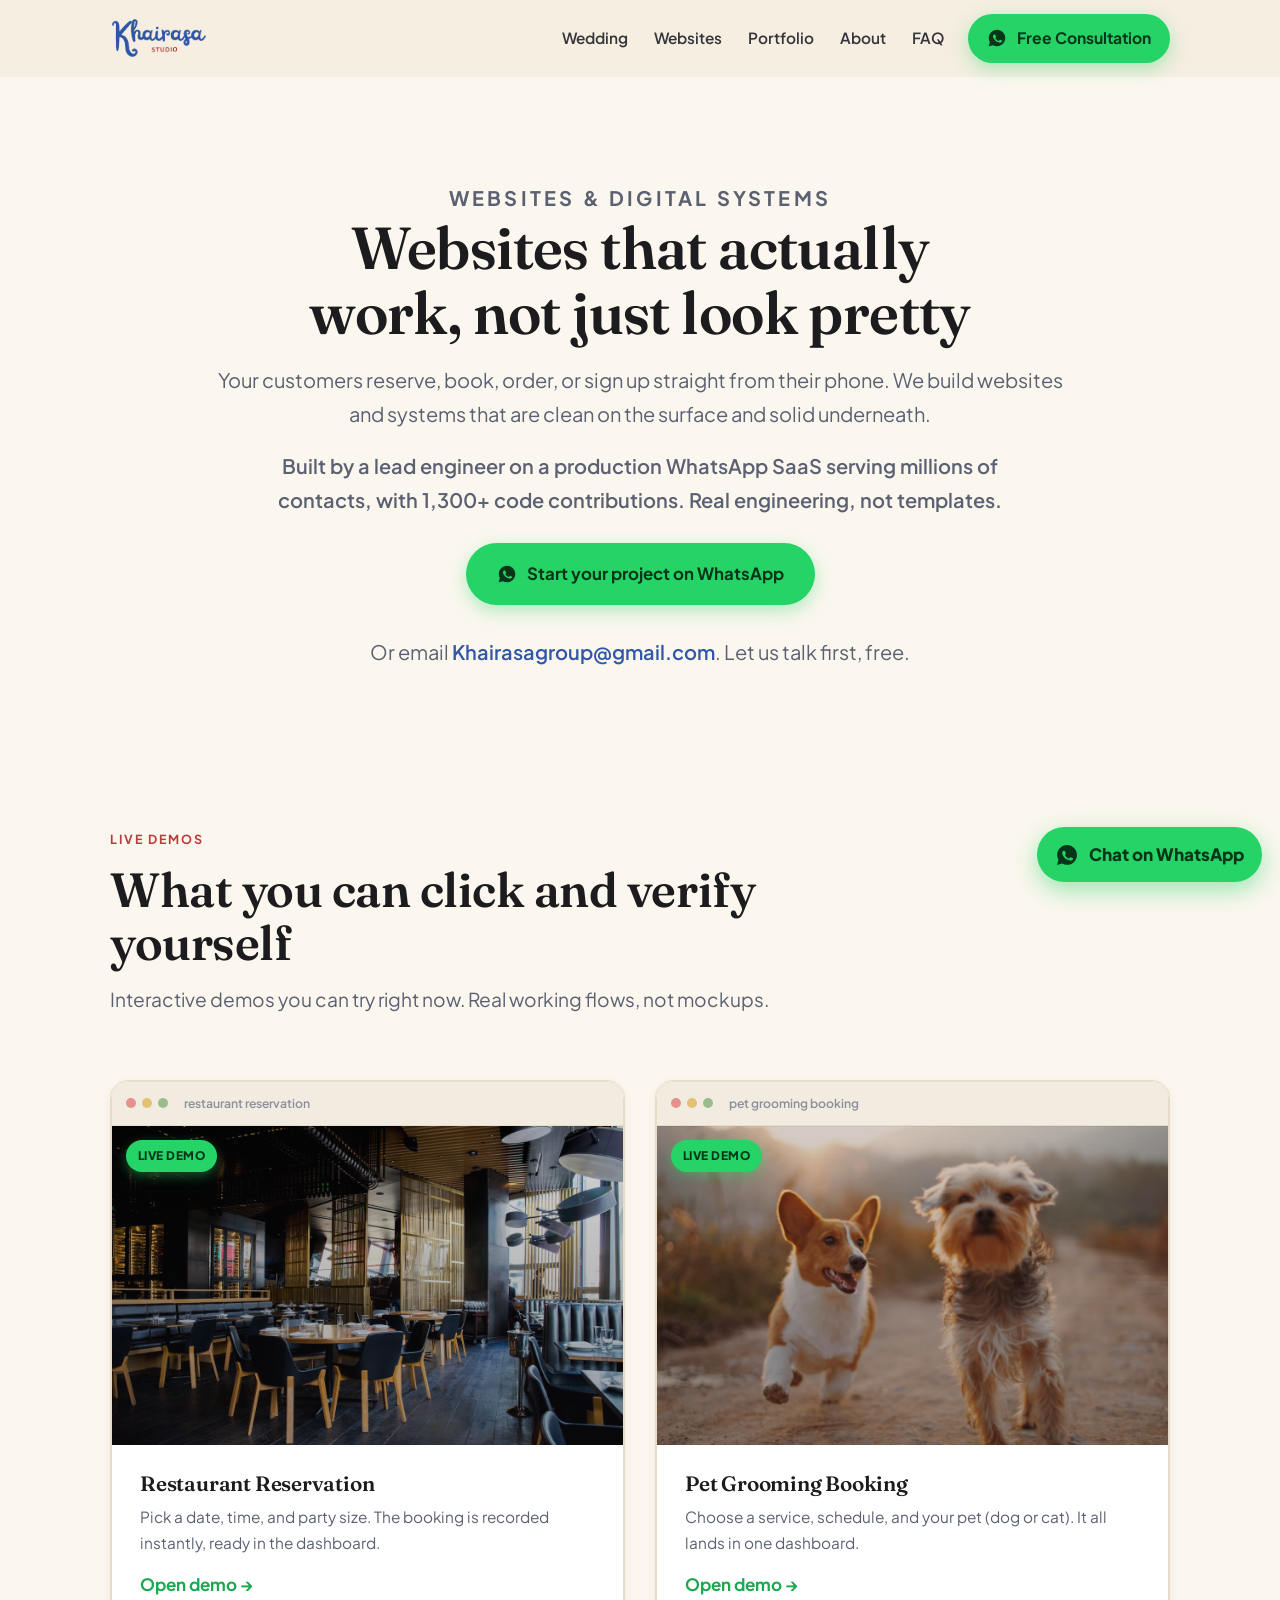
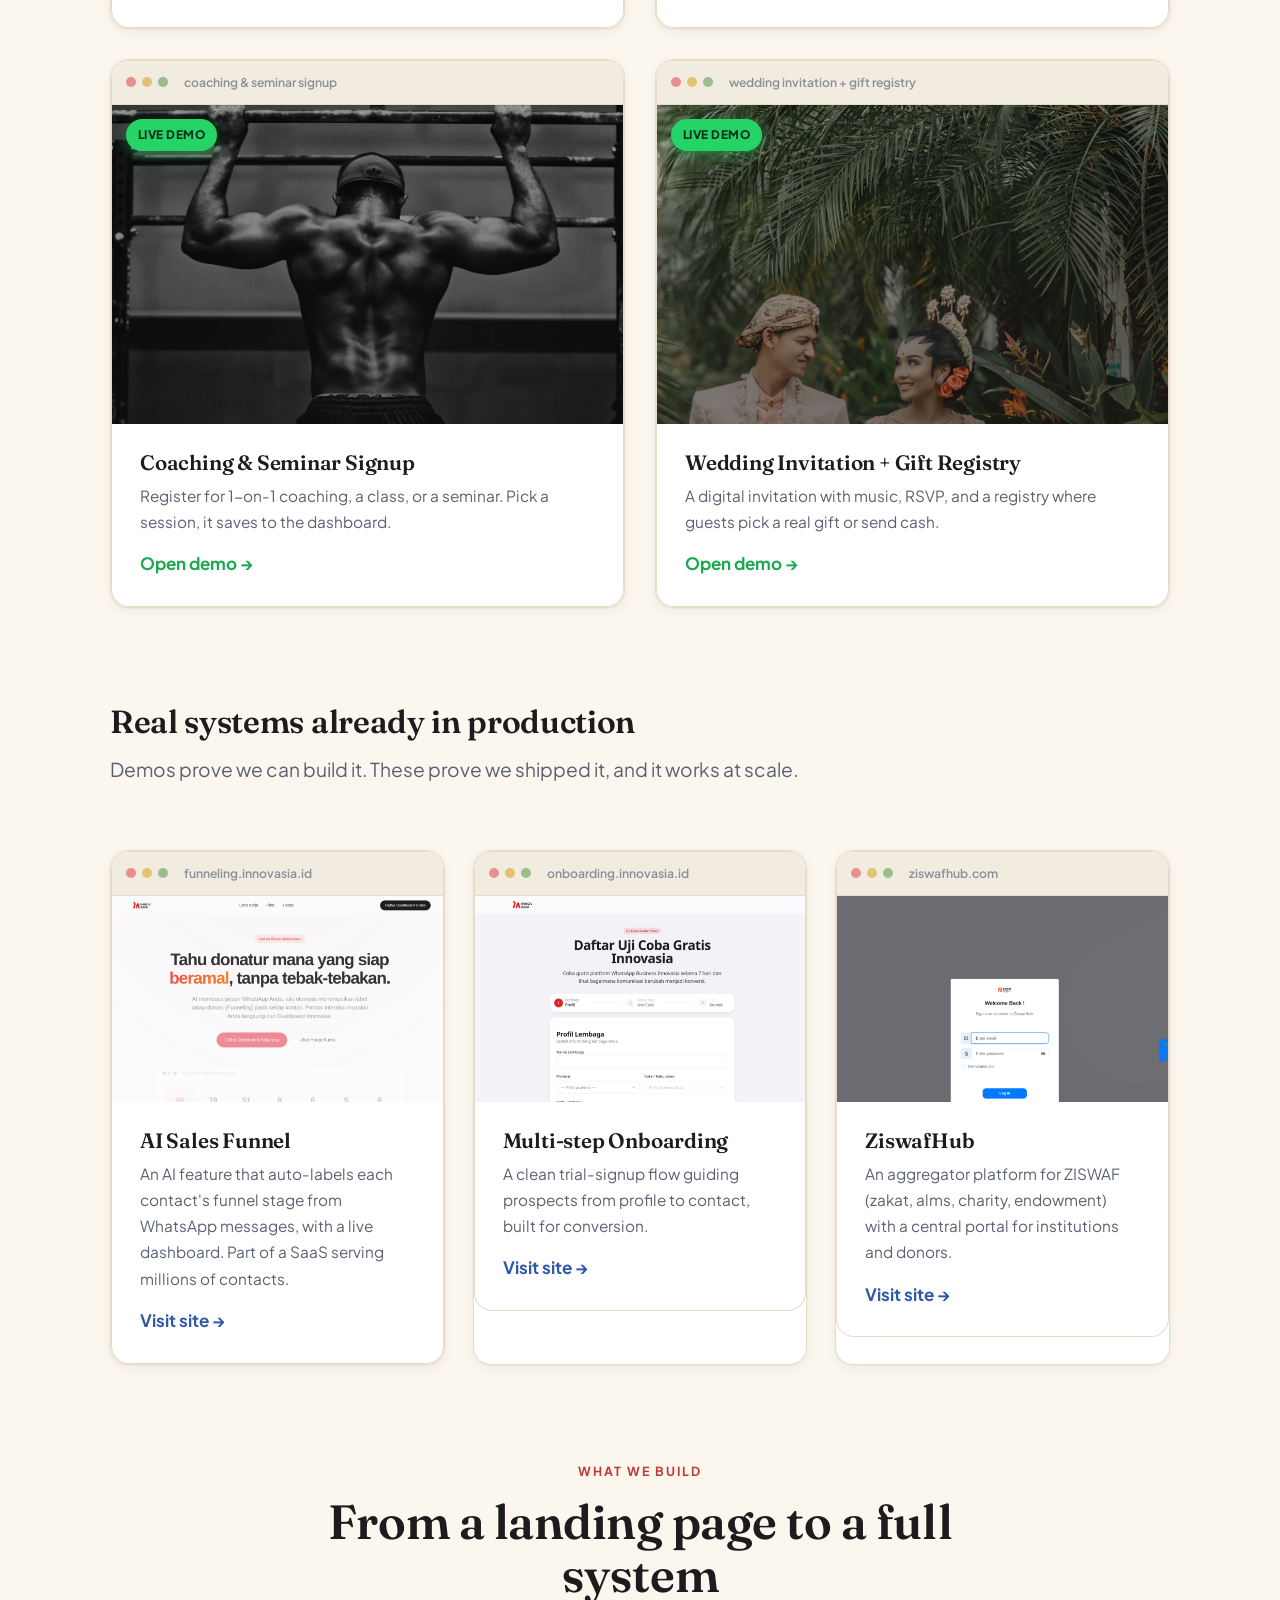
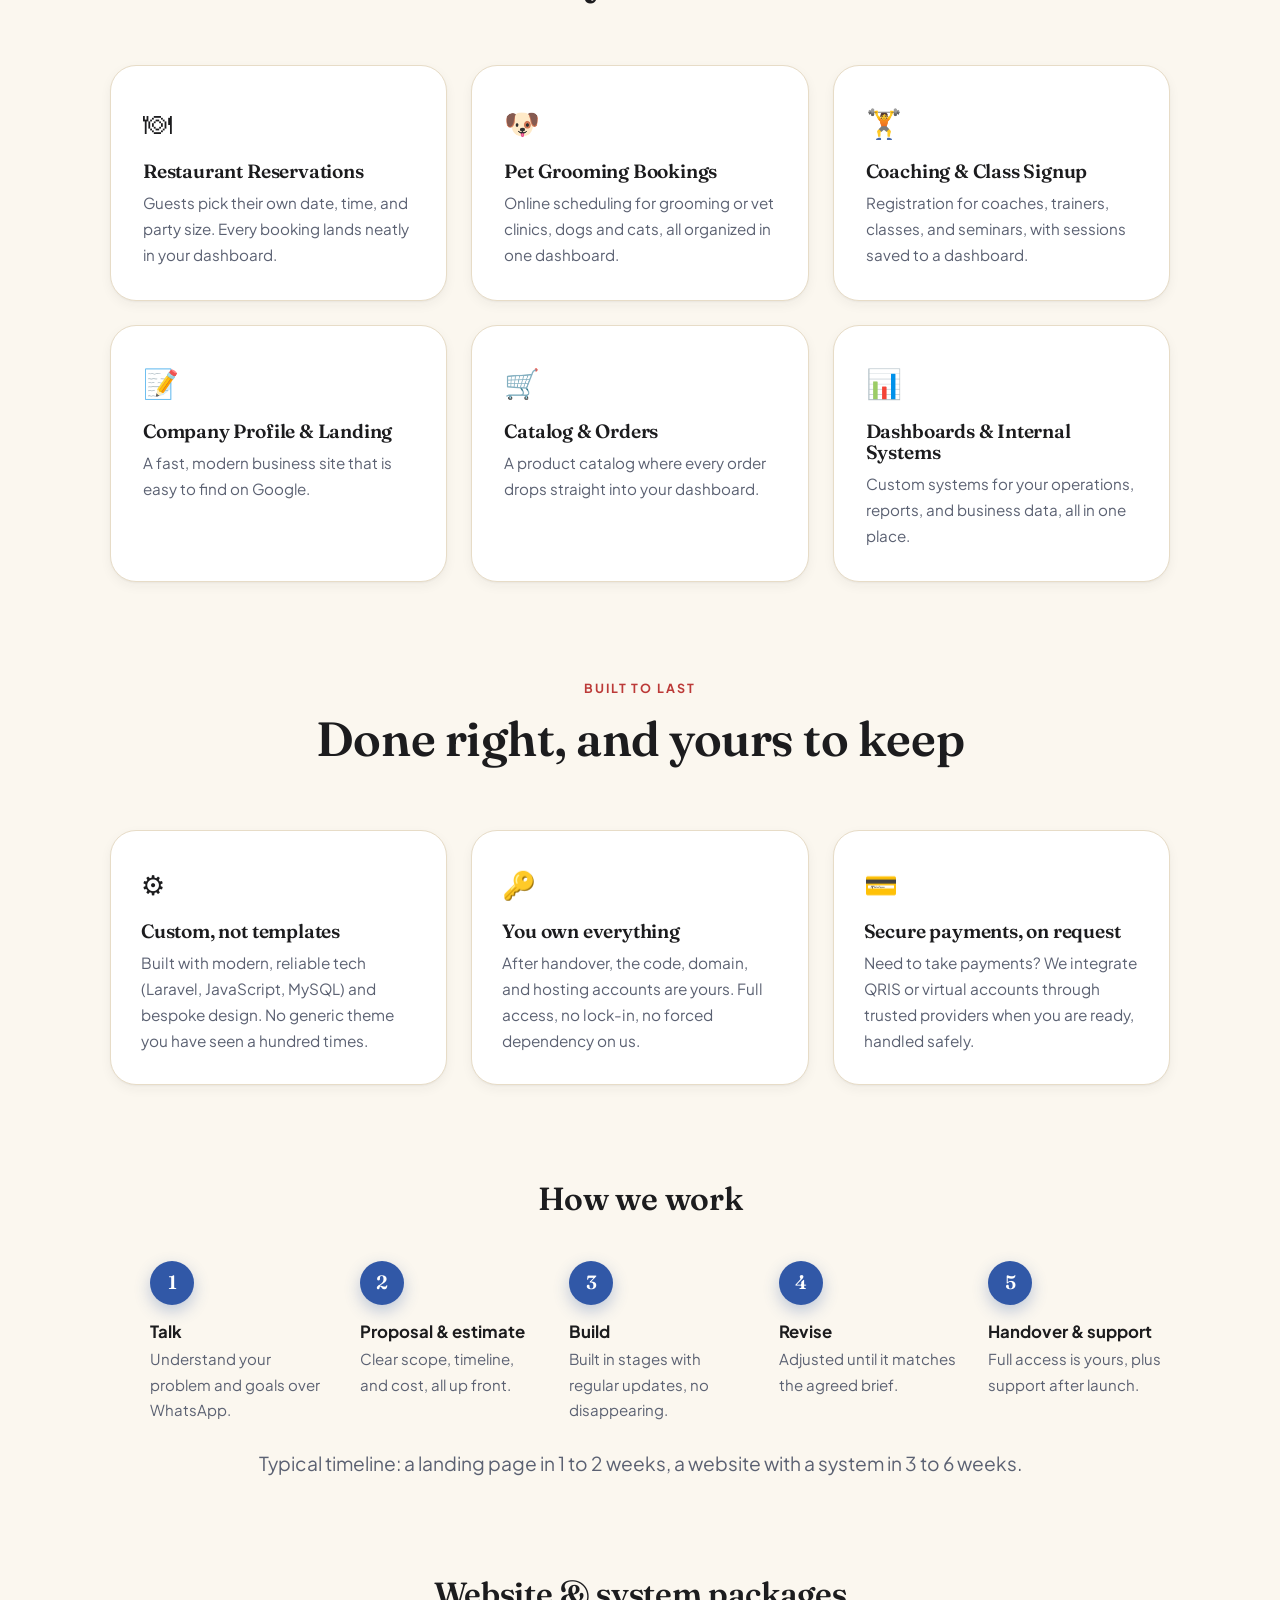
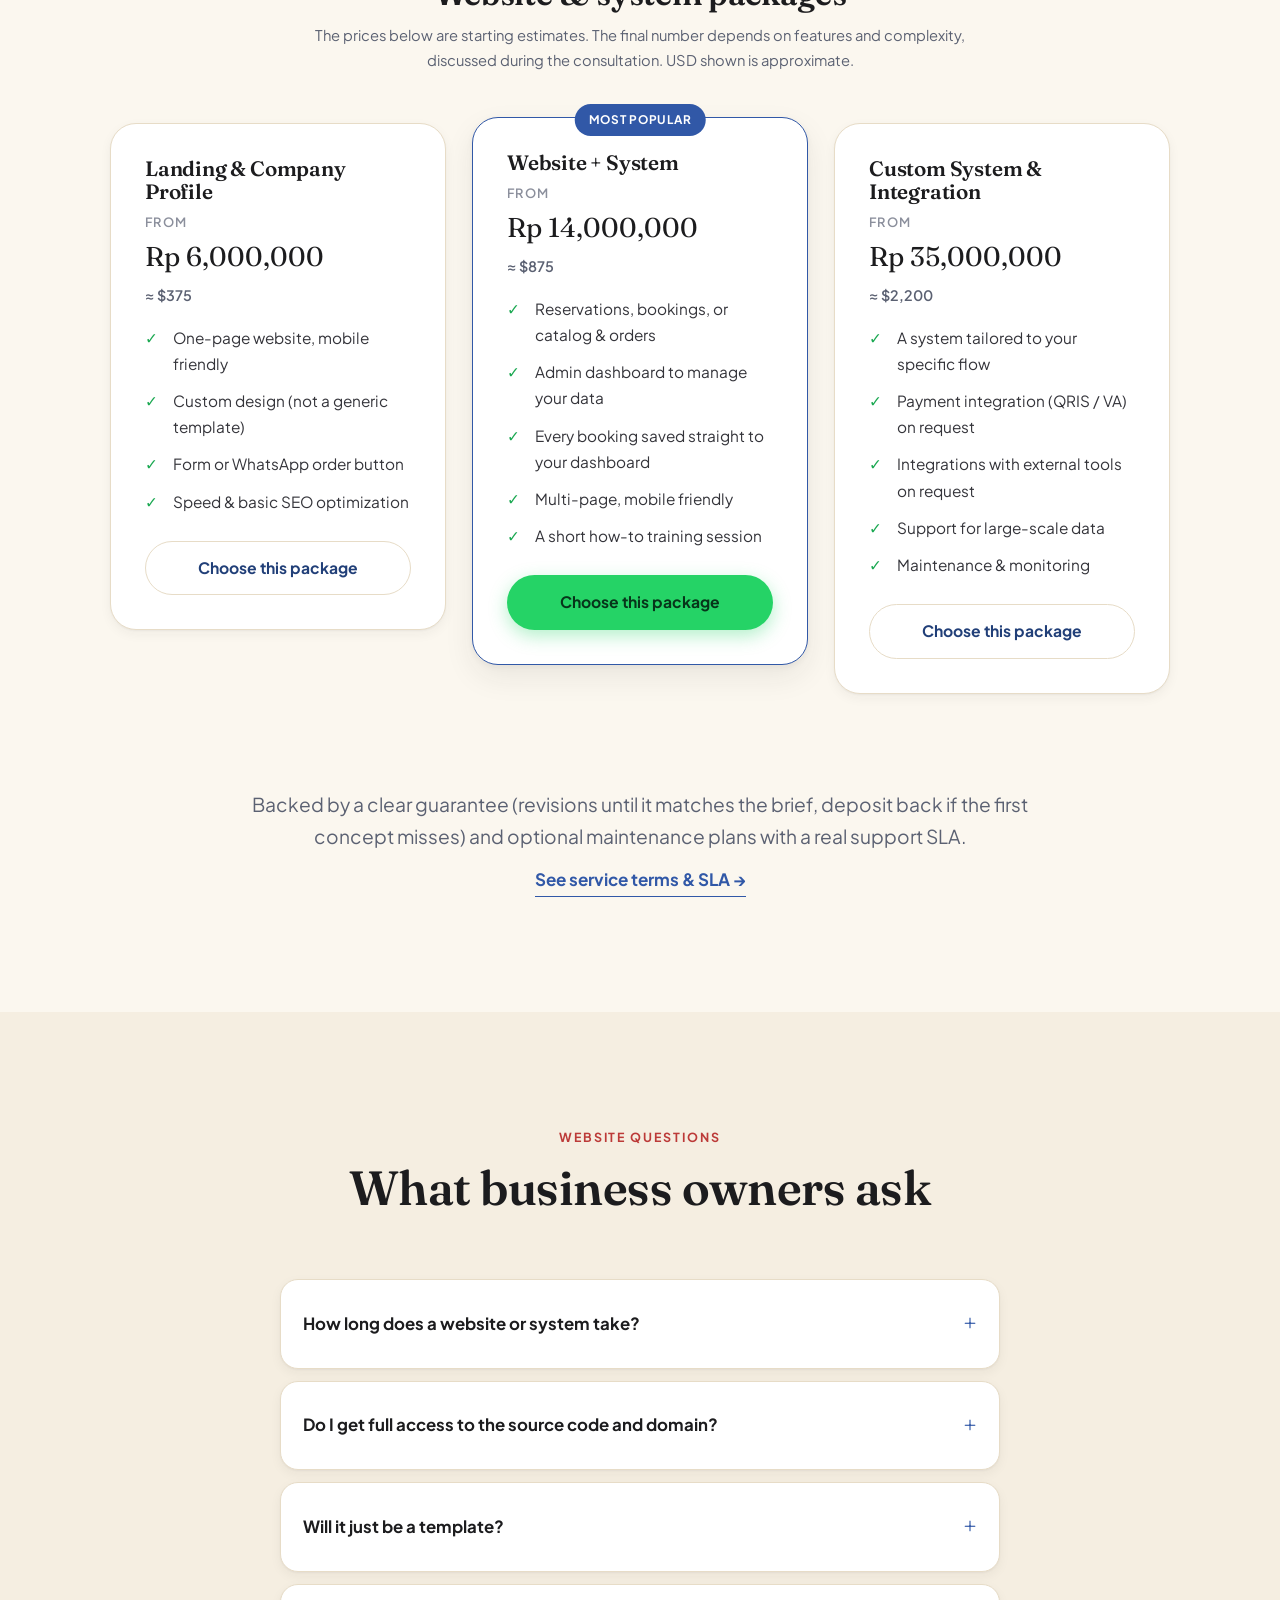
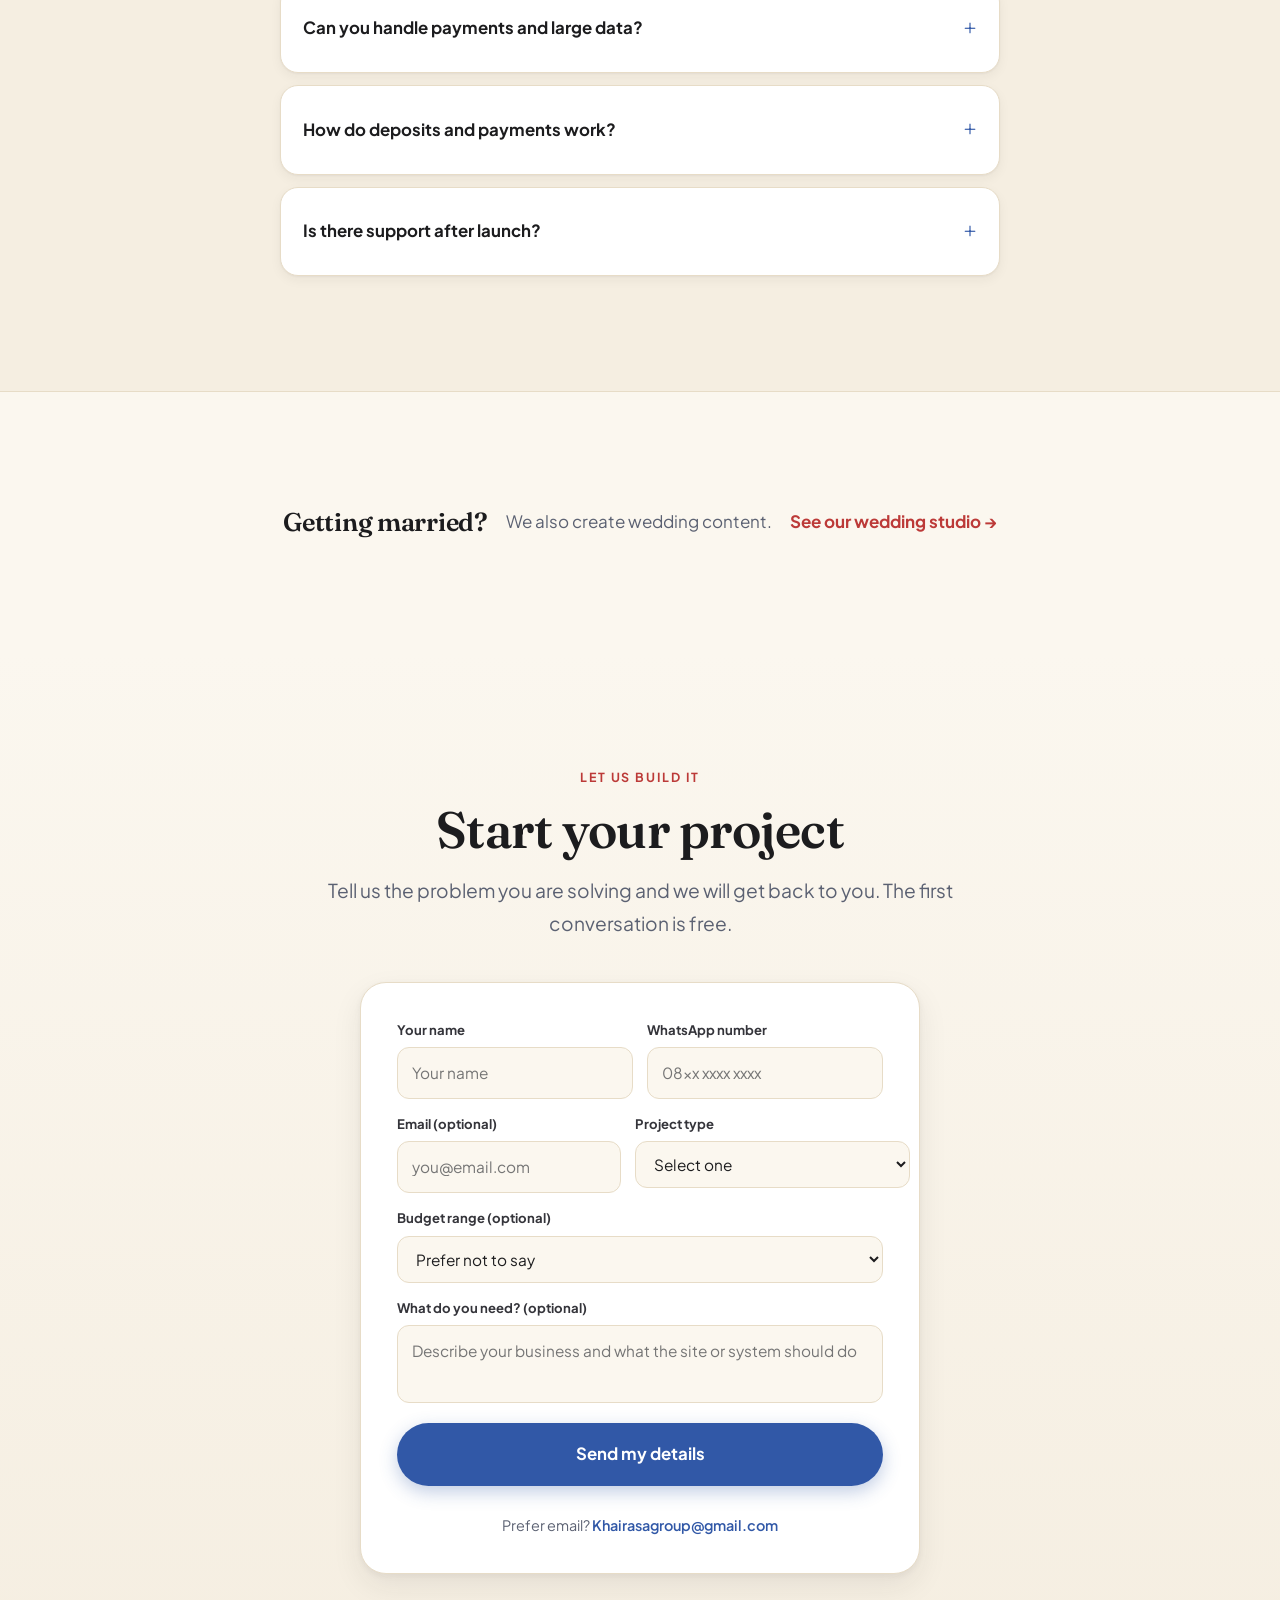
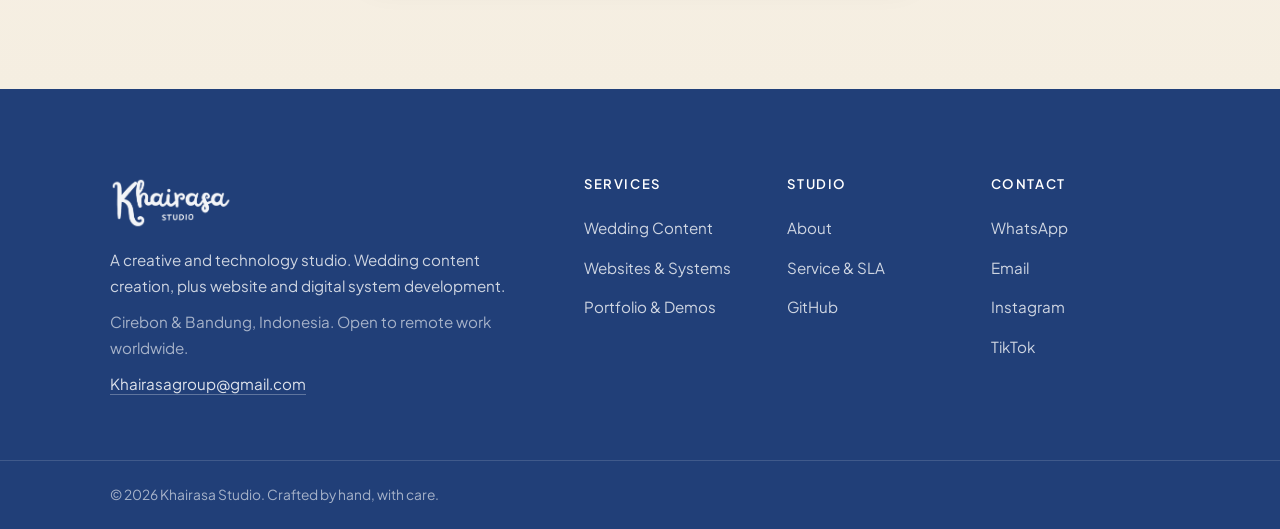
<file: website/index.html>
<!DOCTYPE html>
<html lang="en">
<head>
  <meta charset="UTF-8" />
  <meta name="viewport" content="width=device-width, initial-scale=1.0" />
  <title>Website &amp; System Development | Khairasa Studio</title>
  <meta name="description" content="Custom websites and digital systems that actually work: reservations, bookings, catalogs, dashboards, and payment integration. Built by a production-SaaS lead engineer." />
  <meta name="theme-color" content="#3158A7" />
  <meta name="robots" content="index, follow" />
  <meta name="keywords" content="web developer, website development, reservation system, booking system, custom web app, Indonesia, remote" />
  <link rel="canonical" href="https://khairihr.github.io/khairasa-studio/website/" />
  <meta property="og:type" content="website" />
  <meta property="og:url" content="https://khairihr.github.io/khairasa-studio/website/" />
  <meta property="og:title" content="Website &amp; System Development | Khairasa Studio" />
  <meta property="og:description" content="Custom websites and systems that actually work. Built by a production-SaaS lead engineer. Try the live demos." />
  <meta property="og:image" content="https://khairihr.github.io/khairasa-studio/assets/img/og-cover.png" />
  <meta name="twitter:card" content="summary_large_image" />
  <link rel="icon" type="image/png" sizes="32x32" href="../assets/img/favicon-32.png" />
  <link rel="apple-touch-icon" href="../assets/img/apple-touch-icon.png" />
  <link rel="manifest" href="../site.webmanifest" />
  <link rel="preconnect" href="https://fonts.googleapis.com" />
  <link rel="preconnect" href="https://fonts.gstatic.com" crossorigin />
  <link href="https://fonts.googleapis.com/css2?family=Fraunces:ital,opsz,wght@0,9..144,400;0,9..144,500;0,9..144,600;0,9..144,700;1,9..144,400;1,9..144,500;1,9..144,600&family=Plus+Jakarta+Sans:wght@400;500;600;700;800&display=swap" rel="stylesheet" />
  <link rel="stylesheet" href="../assets/css/styles.css" />
  <style>
    .crosslink { background: var(--panel); border-top: 1px solid var(--line); }
    .crosslink__inner { display: flex; flex-wrap: wrap; align-items: center; justify-content: center; gap: 10px 18px; text-align: center; }
    .crosslink h3 { font-size: clamp(1.2rem,2.4vw,1.6rem); }
    .crosslink a { font-weight: 700; color: var(--red); }
    .crosslink a:hover { color: var(--red-deep); }
  </style>
</head>
<body>
<a class="skip-link" href="#main">Skip to content</a>

<header class="nav" id="nav">
  <div class="container nav__inner">
    <a class="nav__brand" href="../" aria-label="Khairasa Studio, home">
      <img src="../assets/img/logo.png" alt="Khairasa Studio" width="160" height="68" />
    </a>
    <nav class="nav__links" aria-label="Main navigation">
      <a href="../wedding/">Wedding</a>
      <a href="../website/" aria-current="page">Websites</a>
      <a href="#portfolio">Portfolio</a>
      <a href="../about/">About</a>
      <a href="#faq">FAQ</a>
    </nav>
    <a class="btn btn--wa nav__cta" href="https://wa.me/6285121525015" data-wa-text="Hi Khairasa Studio, I want to build a website or system. Can we talk?">
      <span class="ico-wa" aria-hidden="true"></span> Free Consultation
    </a>
    <button class="nav__toggle" id="navToggle" aria-label="Open menu" aria-expanded="false" aria-controls="mobileMenu">
      <span></span><span></span><span></span>
    </button>
  </div>
  <div class="mobile-menu" id="mobileMenu" aria-hidden="true">
    <a href="../wedding/">Wedding Content</a>
    <a href="../website/">Websites &amp; Systems</a>
    <a href="#portfolio">Portfolio</a>
    <a href="../about/">About</a>
    <a href="../service/">Service &amp; SLA</a>
    <a href="#faq">FAQ</a>
    <a class="btn btn--wa" href="https://wa.me/6285121525015" data-wa-text="Hi Khairasa Studio, I want to build a website or system. Can we talk?">
      <span class="ico-wa" aria-hidden="true"></span> Free Consultation on WhatsApp
    </a>
  </div>
</header>

<main id="main">

<section class="subhero track--tech">
  <div class="hero__glow" aria-hidden="true"></div>
  <div class="container">
    <p class="eyebrow reveal">Websites &amp; Digital Systems</p>
    <h1 class="reveal">Websites that actually work, not just look pretty</h1>
    <p class="reveal">Your customers reserve, book, order, or sign up straight from their phone. We build websites and systems that are clean on the surface and solid underneath.</p>
    <p class="hero__credit reveal" style="margin-top:18px;">Built by a lead engineer on a production WhatsApp SaaS serving millions of contacts, with 1,300+ code contributions. Real engineering, not templates.</p>
    <div class="hero__cta reveal" style="margin-top:26px;">
      <a class="btn btn--wa btn--lg" href="https://wa.me/6285121525015" data-wa-text="Hi Khairasa Studio, I want to build a website or system. Can we talk?">
        <span class="ico-wa" aria-hidden="true"></span> Start your project on WhatsApp
      </a>
      <p class="hero__microtrust">Or email <a href="mailto:Khairasagroup@gmail.com" style="color:var(--blue);font-weight:600;">Khairasagroup@gmail.com</a>. Let us talk first, free.</p>
    </div>
  </div>
</section>

<section class="track track--tech">
  <div class="container">

    <!-- Live demos first: proof you can click -->
    <div class="demos reveal" id="portfolio" style="margin-top:0;">
      <header class="section-head section-head--left">
        <p class="eyebrow">Live demos</p>
        <h2>What you can click and verify yourself</h2>
        <p class="section-lead">Interactive demos you can try right now. Real working flows, not mockups.</p>
      </header>
      <div class="demo-grid">
        <a class="card-demo card-demo--live" href="../demo/reservasi-resto/" target="_blank" rel="noopener">
          <div class="browser"><div class="browser__bar"><i></i><i></i><i></i><span>restaurant reservation</span></div><div class="browser__shot browser__shot--resto"><span class="demo-badge">Live demo</span></div></div>
          <div class="card-demo__body"><h4>Restaurant Reservation</h4><p>Pick a date, time, and party size. The booking is recorded instantly, ready in the dashboard.</p><span class="card-demo__go">Open demo &rarr;</span></div>
        </a>
        <a class="card-demo card-demo--live" href="../demo/petcare/" target="_blank" rel="noopener">
          <div class="browser"><div class="browser__bar"><i></i><i></i><i></i><span>pet grooming booking</span></div><div class="browser__shot browser__shot--pet"><span class="demo-badge">Live demo</span></div></div>
          <div class="card-demo__body"><h4>Pet Grooming Booking</h4><p>Choose a service, schedule, and your pet (dog or cat). It all lands in one dashboard.</p><span class="card-demo__go">Open demo &rarr;</span></div>
        </a>
        <a class="card-demo card-demo--live" href="../demo/coaching/" target="_blank" rel="noopener">
          <div class="browser"><div class="browser__bar"><i></i><i></i><i></i><span>coaching &amp; seminar signup</span></div><div class="browser__shot browser__shot--coaching"><span class="demo-badge">Live demo</span></div></div>
          <div class="card-demo__body"><h4>Coaching &amp; Seminar Signup</h4><p>Register for 1-on-1 coaching, a class, or a seminar. Pick a session, it saves to the dashboard.</p><span class="card-demo__go">Open demo &rarr;</span></div>
        </a>
        <a class="card-demo card-demo--live" href="../demo/undangan/" target="_blank" rel="noopener">
          <div class="browser"><div class="browser__bar"><i></i><i></i><i></i><span>wedding invitation + gift registry</span></div><div class="browser__shot browser__shot--undangan"><span class="demo-badge">Live demo</span></div></div>
          <div class="card-demo__body"><h4>Wedding Invitation + Gift Registry</h4><p>A digital invitation with music, RSVP, and a registry where guests pick a real gift or send cash.</p><span class="card-demo__go">Open demo &rarr;</span></div>
        </a>
      </div>

      <header class="section-head section-head--left section-head--tight">
        <h3>Real systems already in production</h3>
        <p class="section-lead">Demos prove we can build it. These prove we shipped it, and it works at scale.</p>
      </header>
      <div class="work-grid">
        <article class="card-work"><div class="browser"><div class="browser__bar"><i></i><i></i><i></i><span>funneling.innovasia.id</span></div><img loading="lazy" src="../assets/portfolio/funneling.png" alt="Innovasia Funneling, an AI-powered donation funnel labeling feature" /></div><div class="card-work__body"><h4>AI Sales Funnel</h4><p>An AI feature that auto-labels each contact's funnel stage from WhatsApp messages, with a live dashboard. Part of a SaaS serving millions of contacts.</p><a href="https://funneling.innovasia.id/" target="_blank" rel="noopener">Visit site &rarr;</a></div></article>
        <article class="card-work"><div class="browser"><div class="browser__bar"><i></i><i></i><i></i><span>onboarding.innovasia.id</span></div><img loading="lazy" src="../assets/portfolio/onboarding.png" alt="Innovasia trial signup, a multi-step onboarding form" /></div><div class="card-work__body"><h4>Multi-step Onboarding</h4><p>A clean trial-signup flow guiding prospects from profile to contact, built for conversion.</p><a href="https://onboarding.innovasia.id/" target="_blank" rel="noopener">Visit site &rarr;</a></div></article>
        <article class="card-work"><div class="browser"><div class="browser__bar"><i></i><i></i><i></i><span>ziswafhub.com</span></div><img loading="lazy" src="../assets/portfolio/ziswafhub.png" alt="ZiswafHub, an aggregator platform for Islamic charity services" /></div><div class="card-work__body"><h4>ZiswafHub</h4><p>An aggregator platform for ZISWAF (zakat, alms, charity, endowment) with a central portal for institutions and donors.</p><a href="https://ziswafhub.com/" target="_blank" rel="noopener">Visit site &rarr;</a></div></article>
      </div>
    </div>

    <!-- What we build -->
    <header class="section-head reveal section-head--tight">
      <p class="eyebrow">What we build</p>
      <h2>From a landing page to a full system</h2>
    </header>
    <div class="niche-grid reveal">
      <article class="niche"><span aria-hidden="true">&#127869;</span><h3>Restaurant Reservations</h3><p>Guests pick their own date, time, and party size. Every booking lands neatly in your dashboard.</p></article>
      <article class="niche"><span aria-hidden="true">&#128054;</span><h3>Pet Grooming Bookings</h3><p>Online scheduling for grooming or vet clinics, dogs and cats, all organized in one dashboard.</p></article>
      <article class="niche"><span aria-hidden="true">&#127947;</span><h3>Coaching &amp; Class Signup</h3><p>Registration for coaches, trainers, classes, and seminars, with sessions saved to a dashboard.</p></article>
      <article class="niche"><span aria-hidden="true">&#128221;</span><h3>Company Profile &amp; Landing</h3><p>A fast, modern business site that is easy to find on Google.</p></article>
      <article class="niche"><span aria-hidden="true">&#128722;</span><h3>Catalog &amp; Orders</h3><p>A product catalog where every order drops straight into your dashboard.</p></article>
      <article class="niche"><span aria-hidden="true">&#128202;</span><h3>Dashboards &amp; Internal Systems</h3><p>Custom systems for your operations, reports, and business data, all in one place.</p></article>
    </div>

    <!-- Built to last: stack, ownership, security -->
    <header class="section-head reveal section-head--tight">
      <p class="eyebrow">Built to last</p>
      <h2>Done right, and yours to keep</h2>
    </header>
    <div class="feature-grid reveal" style="grid-template-columns: repeat(3, 1fr);">
      <article class="feature"><span class="feature__ico" aria-hidden="true">&#9881;&#65039;</span><h3>Custom, not templates</h3><p>Built with modern, reliable tech (Laravel, JavaScript, MySQL) and bespoke design. No generic theme you have seen a hundred times.</p></article>
      <article class="feature"><span class="feature__ico" aria-hidden="true">&#128273;</span><h3>You own everything</h3><p>After handover, the code, domain, and hosting accounts are yours. Full access, no lock-in, no forced dependency on us.</p></article>
      <article class="feature"><span class="feature__ico" aria-hidden="true">&#128179;</span><h3>Secure payments, on request</h3><p>Need to take payments? We integrate QRIS or virtual accounts through trusted providers when you are ready, handled safely.</p></article>
    </div>

    <!-- Process -->
    <div class="steps reveal">
      <h3 class="steps__title">How we work</h3>
      <ol class="steps__list steps__list--5">
        <li><span class="steps__n">1</span><div><strong>Talk</strong><p>Understand your problem and goals over WhatsApp.</p></div></li>
        <li><span class="steps__n">2</span><div><strong>Proposal &amp; estimate</strong><p>Clear scope, timeline, and cost, all up front.</p></div></li>
        <li><span class="steps__n">3</span><div><strong>Build</strong><p>Built in stages with regular updates, no disappearing.</p></div></li>
        <li><span class="steps__n">4</span><div><strong>Revise</strong><p>Adjusted until it matches the agreed brief.</p></div></li>
        <li><span class="steps__n">5</span><div><strong>Handover &amp; support</strong><p>Full access is yours, plus support after launch.</p></div></li>
      </ol>
      <p class="section-lead reveal" style="text-align:center;margin-top:24px;">Typical timeline: a landing page in 1 to 2 weeks, a website with a system in 3 to 6 weeks.</p>
    </div>

    <!-- Pricing -->
    <div class="pricing reveal" id="packages">
      <h3 class="pricing__title">Website &amp; system packages</h3>
      <p class="pricing__note">The prices below are starting estimates. The final number depends on features and complexity, discussed during the consultation. USD shown is approximate.</p>
      <div class="pricing__grid">
        <article class="plan">
          <h4>Landing &amp; Company Profile</h4>
          <p class="plan__price"><span>from</span> Rp 6,000,000 <em>&asymp; $375</em></p>
          <ul><li>One-page website, mobile friendly</li><li>Custom design (not a generic template)</li><li>Form or WhatsApp order button</li><li>Speed &amp; basic SEO optimization</li></ul>
          <a class="btn btn--outline" href="https://wa.me/6285121525015" data-wa-text="Hi Khairasa, I want a Landing / Company Profile. My business is in:">Choose this package</a>
        </article>
        <article class="plan plan--popular">
          <span class="plan__badge">Most Popular</span>
          <h4>Website + System</h4>
          <p class="plan__price"><span>from</span> Rp 14,000,000 <em>&asymp; $875</em></p>
          <ul><li>Reservations, bookings, or catalog &amp; orders</li><li>Admin dashboard to manage your data</li><li>Every booking saved straight to your dashboard</li><li>Multi-page, mobile friendly</li><li>A short how-to training session</li></ul>
          <a class="btn btn--wa" href="https://wa.me/6285121525015" data-wa-text="Hi Khairasa, I want a Website + System (reservation/booking/catalog). My needs are:">Choose this package</a>
        </article>
        <article class="plan">
          <h4>Custom System &amp; Integration</h4>
          <p class="plan__price"><span>from</span> Rp 35,000,000 <em>&asymp; $2,200</em></p>
          <ul><li>A system tailored to your specific flow</li><li>Payment integration (QRIS / VA) on request</li><li>Integrations with external tools on request</li><li>Support for large-scale data</li><li>Maintenance &amp; monitoring</li></ul>
          <a class="btn btn--outline" href="https://wa.me/6285121525015" data-wa-text="Hi Khairasa, I need a Custom System / Integration. An overview of my needs:">Choose this package</a>
        </article>
      </div>
    </div>

    <!-- Guarantee teaser -->
    <div class="track__cta reveal">
      <p class="section-lead" style="max-width:60ch;">Backed by a clear guarantee (revisions until it matches the brief, deposit back if the first concept misses) and optional maintenance plans with a real support SLA.</p>
      <a href="../service/" style="display:inline-block;color:var(--blue);font-weight:700;border-bottom:1px solid var(--blue);padding-bottom:2px;">See service terms &amp; SLA &rarr;</a>
    </div>
  </div>
</section>

<!-- FAQ -->
<section class="faq" id="faq">
  <div class="container container--narrow">
    <header class="section-head reveal">
      <p class="eyebrow">Website questions</p>
      <h2>What business owners ask</h2>
    </header>
    <div class="faq__list reveal">
      <details class="faq__item"><summary>How long does a website or system take?</summary><div class="faq__a"><p>A landing page usually takes 1 to 2 weeks. A website with a system (reservations, bookings, catalog) takes around 3 to 6 weeks, depending on features. We give a firm estimate in the proposal after we talk.</p></div></details>
      <details class="faq__item"><summary>Do I get full access to the source code and domain?</summary><div class="faq__a"><p>Yes. After handover, full access to the code, domain, and hosting accounts is yours. Nothing is locked, and there is no forced dependency on us.</p></div></details>
      <details class="faq__item"><summary>Will it just be a template?</summary><div class="faq__a"><p>No. Design is custom (Figma-led) and the system is real engineering, built by a lead engineer who ships production software daily. You can click the live demos above to see the quality.</p></div></details>
      <details class="faq__item"><summary>Can you handle payments and large data?</summary><div class="faq__a"><p>Yes, on request. We integrate payments (QRIS, virtual accounts) through trusted providers, and the engineering background is specifically in billing, APIs, and performance on million-row datasets.</p></div></details>
      <details class="faq__item"><summary>How do deposits and payments work?</summary><div class="faq__a"><p>Usually a deposit up front to start, then the balance on handover. Larger projects can be split into milestone payments. Everything is discussed openly, with no hidden costs.</p></div></details>
      <details class="faq__item"><summary>Is there support after launch?</summary><div class="faq__a"><p>Yes. There is a support period after launch, plus optional monthly maintenance plans with a defined response SLA. See our <a href="../service/">Service &amp; SLA</a> page.</p></div></details>
    </div>
  </div>
</section>

<!-- Cross-link -->
<section class="crosslink">
  <div class="container crosslink__inner">
    <h3>Getting married?</h3>
    <p style="color:var(--muted);margin:0;">We also create wedding content.</p>
    <a href="../wedding/">See our wedding studio &rarr;</a>
  </div>
</section>

<!-- Closing -->
<section class="closing">
  <div class="container">
    <div class="closing__inner reveal">
      <p class="eyebrow">Let us build it</p>
      <h2>Start your project</h2>
      <p class="closing__lead">Tell us the problem you are solving and we will get back to you. The first conversation is free.</p>
      <form class="wa-form reveal" data-intro="Hi Khairasa Studio, I would like to build a website or system.">
        <div class="wa-form__row">
          <div class="wa-field"><label for="sf-name">Your name</label><input id="sf-name" data-label="Name" data-required placeholder="Your name" /></div>
          <div class="wa-field"><label for="sf-wa">WhatsApp number</label><input id="sf-wa" type="tel" data-label="WhatsApp number" data-required placeholder="08xx xxxx xxxx" autocomplete="tel" /></div>
        </div>
        <div class="wa-form__row">
          <div class="wa-field"><label for="sf-email">Email (optional)</label><input id="sf-email" type="email" data-label="Email" placeholder="you@email.com" autocomplete="email" /></div>
          <div class="wa-field"><label for="sf-type">Project type</label><select id="sf-type" data-label="Project type" data-required><option value="">Select one</option><option>Landing / company profile</option><option>Reservation or booking system</option><option>Catalog &amp; orders</option><option>Custom system / app</option><option>Not sure yet</option></select></div>
        </div>
        <div class="wa-field"><label for="sf-budget">Budget range (optional)</label><select id="sf-budget" data-label="Budget"><option value="">Prefer not to say</option><option>Under Rp 10 million</option><option>Rp 10 to 30 million</option><option>Rp 30 million and up</option><option>Not sure yet</option></select></div>
        <div class="wa-field"><label for="sf-notes">What do you need? (optional)</label><textarea id="sf-notes" data-label="Details" placeholder="Describe your business and what the site or system should do"></textarea></div>
        <input type="checkbox" name="botcheck" tabindex="-1" autocomplete="off" style="display:none" aria-hidden="true" /><button type="submit" class="btn btn--blue btn--lg">Send my details</button>
        <p class="wa-form__err"></p>
        <p class="wa-form__alt">Prefer email? <a href="mailto:Khairasagroup@gmail.com">Khairasagroup@gmail.com</a></p>
      </form>
    </div>
  </div>
</section>

</main>

<footer class="footer">
  <div class="container footer__inner">
    <div class="footer__brand">
      <img class="footer__logo" src="../assets/img/logo.png" alt="Khairasa Studio" width="170" height="72" />
      <p>A creative and technology studio. Wedding content creation, plus website and digital system development.</p>
      <p class="footer__base">Cirebon &amp; Bandung, Indonesia. Open to remote work worldwide.</p>
      <p class="footer__base"><a href="mailto:Khairasagroup@gmail.com">Khairasagroup@gmail.com</a></p>
    </div>
    <div class="footer__cols">
      <div><h4>Services</h4><a href="../wedding/">Wedding Content</a><a href="../website/">Websites &amp; Systems</a><a href="../website/#portfolio">Portfolio &amp; Demos</a></div>
      <div><h4>Studio</h4><a href="../about/">About</a><a href="../service/">Service &amp; SLA</a><a href="https://github.com/khairihr" target="_blank" rel="noopener">GitHub</a></div>
      <div><h4>Contact</h4><a href="https://wa.me/6285121525015" data-wa-text="Hi Khairasa Studio, I would like to consult.">WhatsApp</a><a href="mailto:Khairasagroup@gmail.com">Email</a><a href="https://www.instagram.com/khairasastudio" target="_blank" rel="noopener">Instagram</a><a href="https://www.tiktok.com/@khairasa.group" target="_blank" rel="noopener">TikTok</a></div>
    </div>
  </div>
  <div class="footer__bottom"><div class="container"><p>&copy; <span id="year">2026</span> Khairasa Studio. Crafted by hand, with care.</p></div></div>
</footer>

<a class="wa-fab" href="https://wa.me/6285121525015" data-wa-text="Hi Khairasa Studio, I want to build a website or system." aria-label="Chat on WhatsApp">
  <span class="ico-wa" aria-hidden="true"></span>
  <span class="wa-fab__label">Chat on WhatsApp</span>
</a>

<script src="../assets/js/main.js"></script>
</body>
</html>
</file>
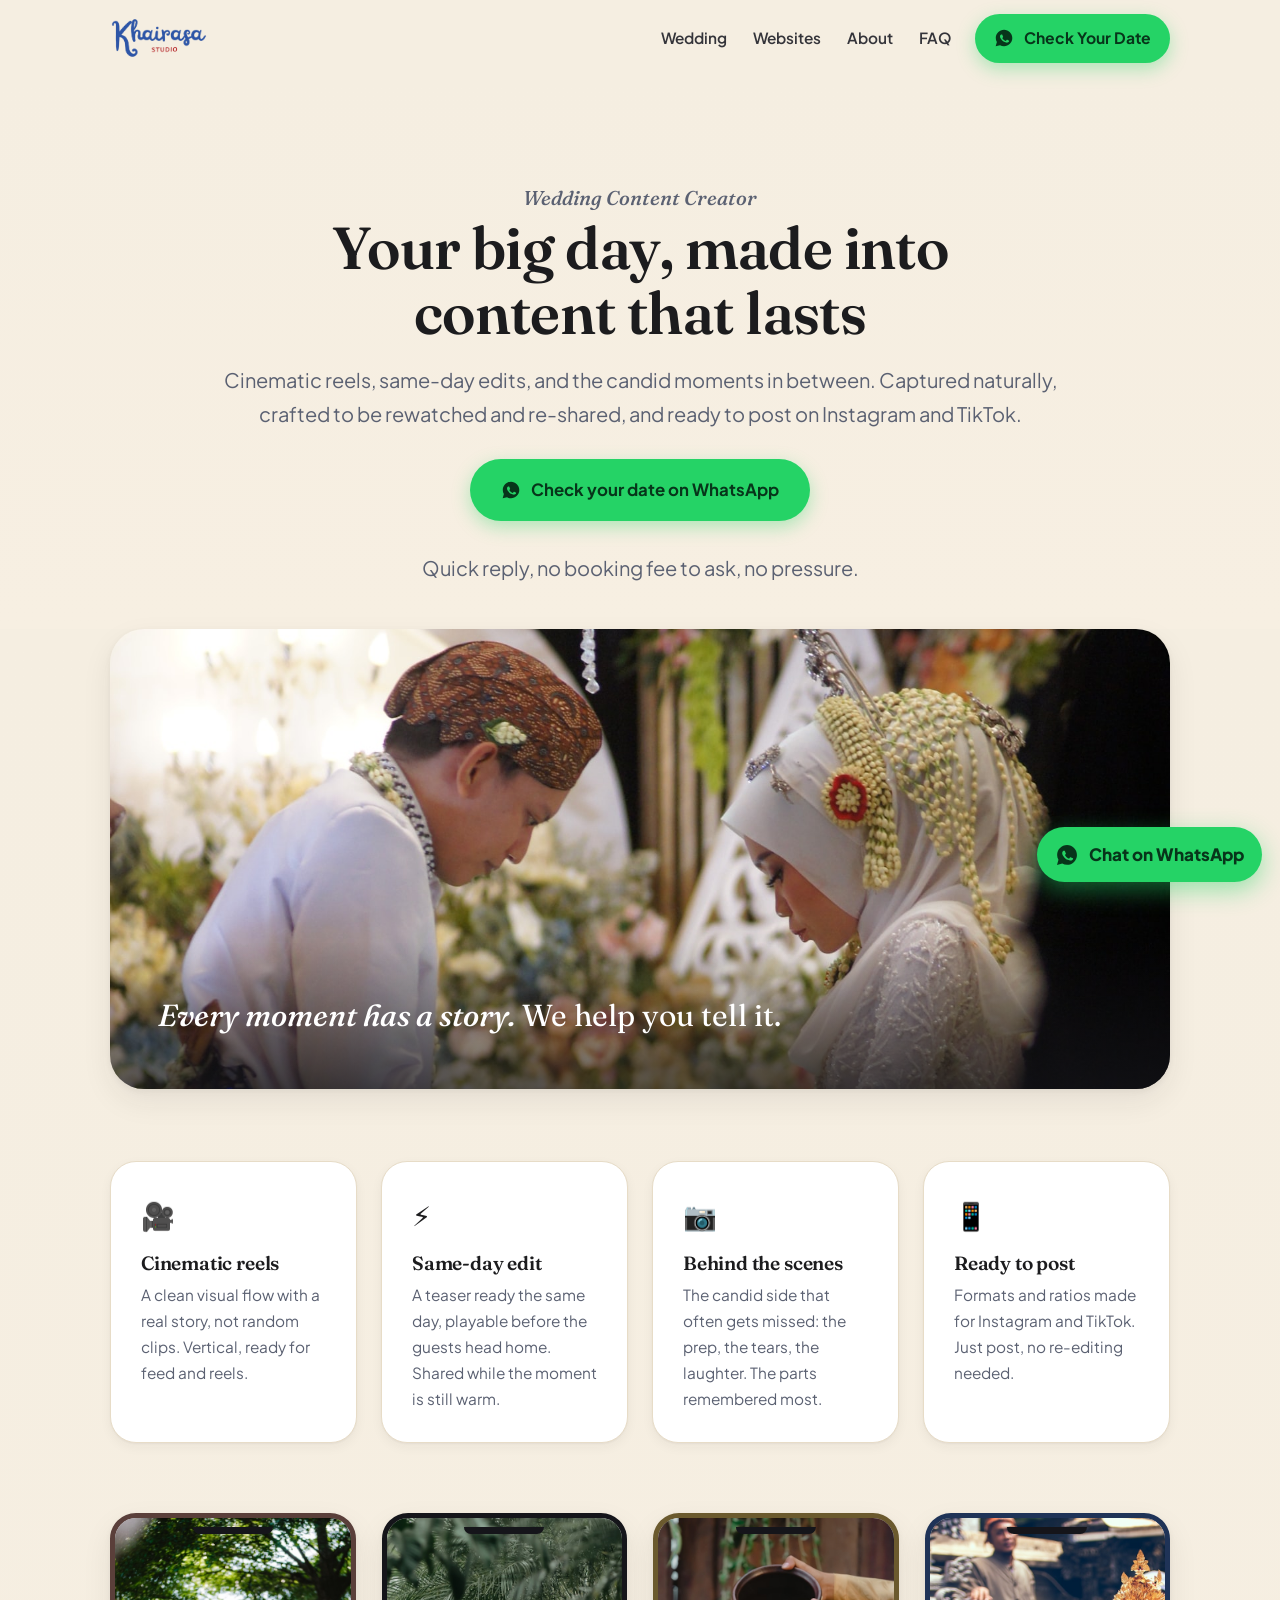
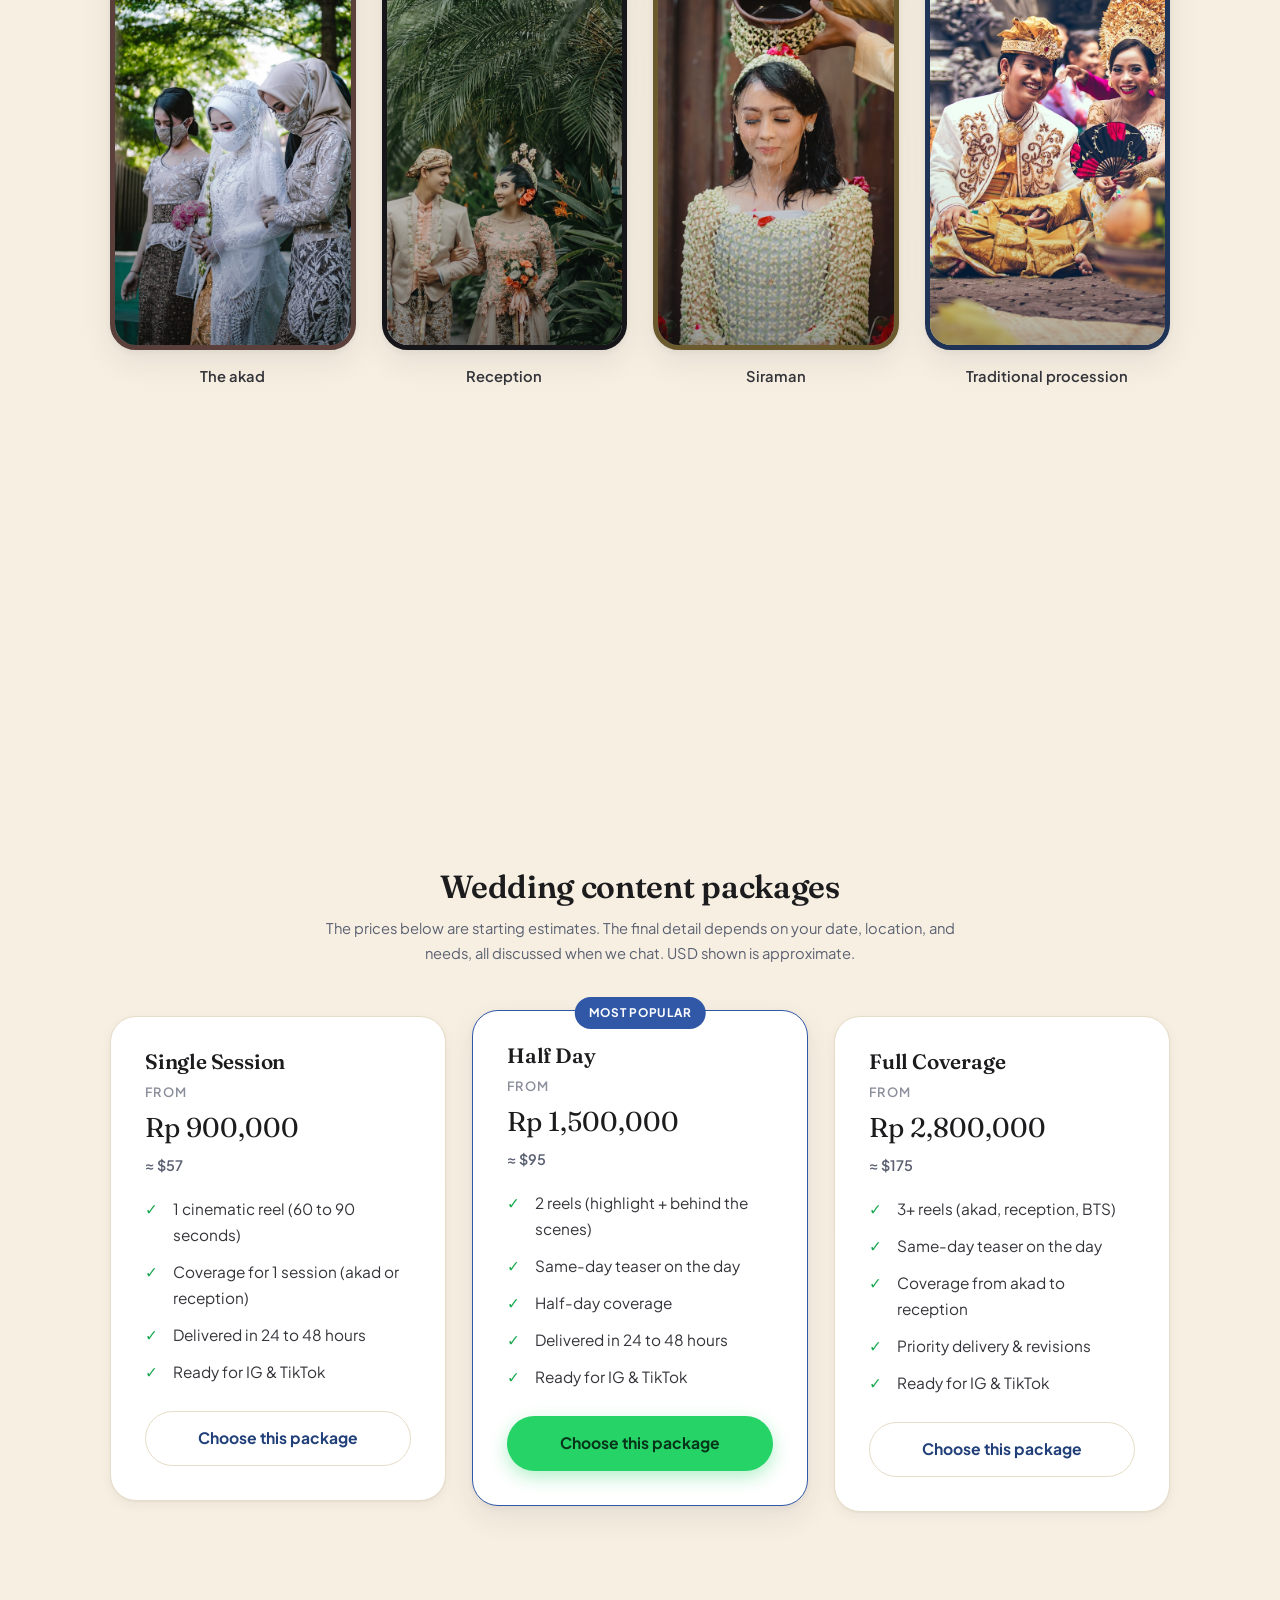
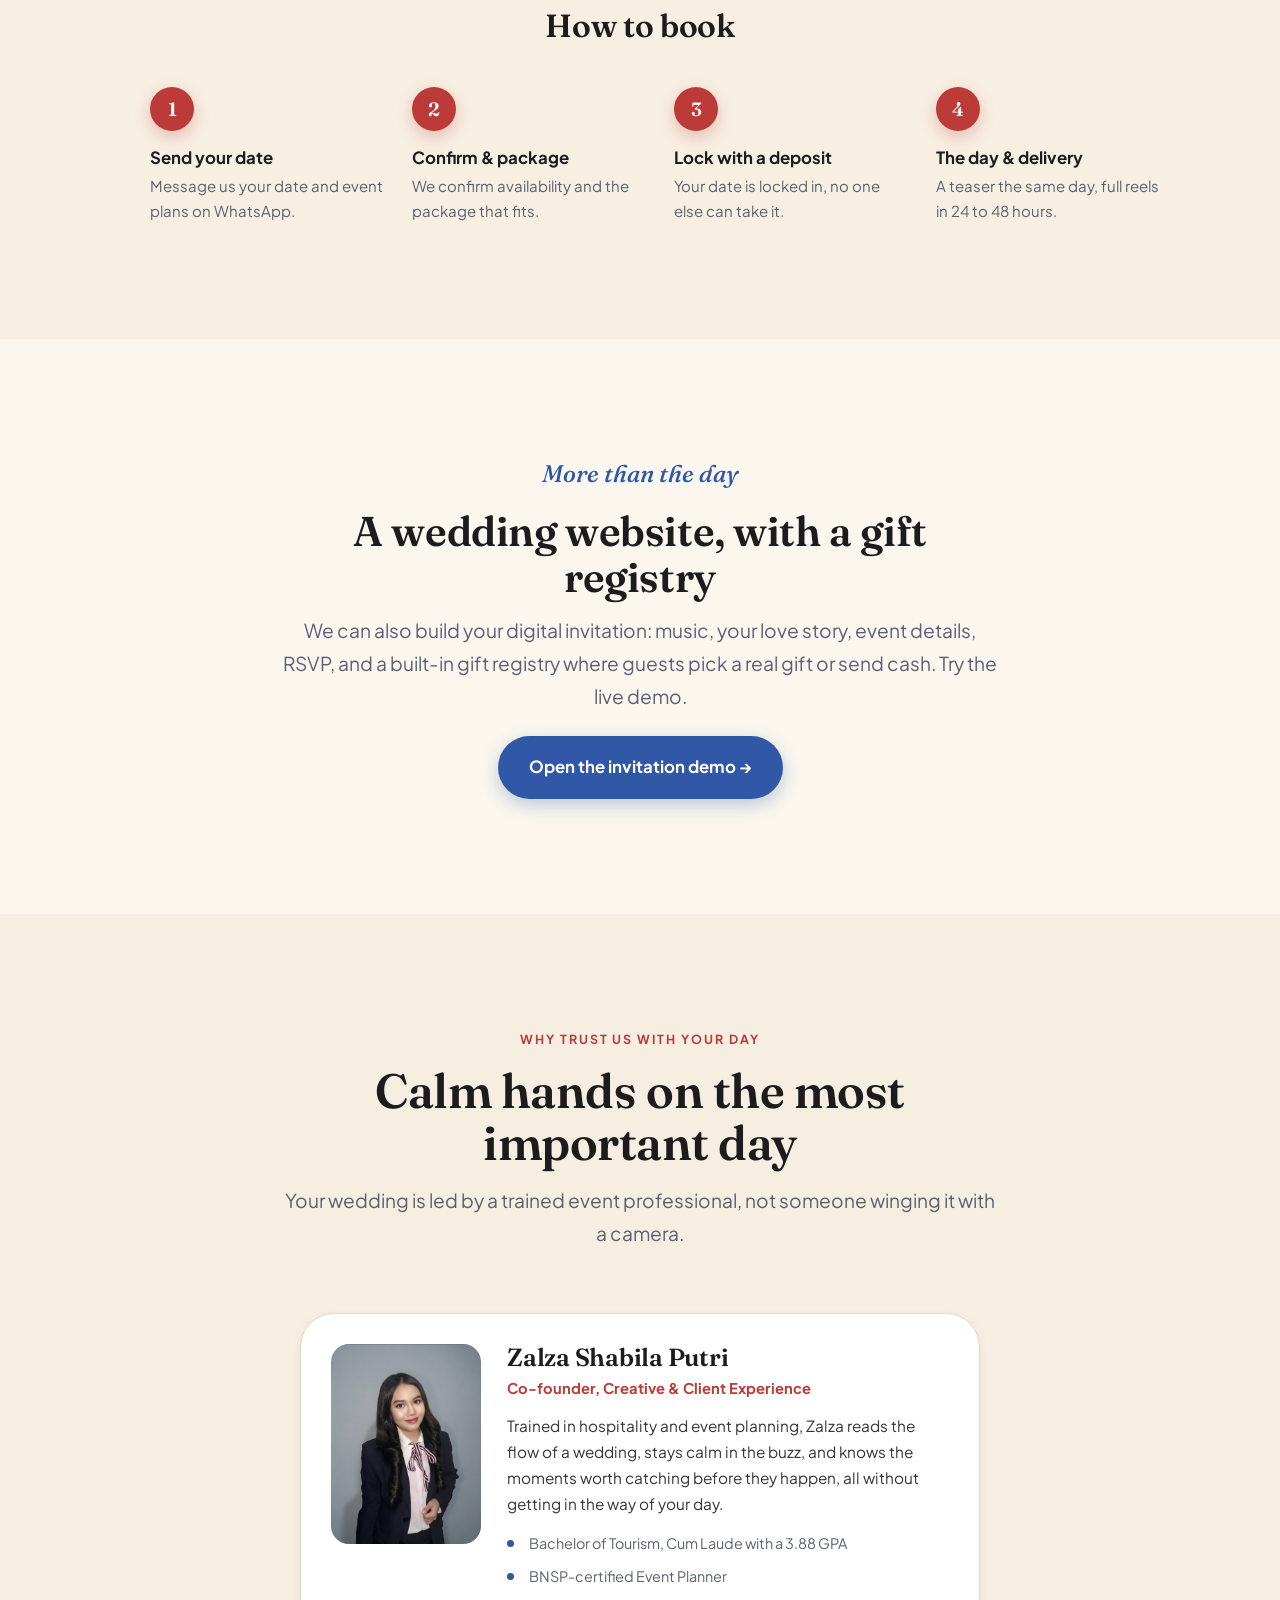
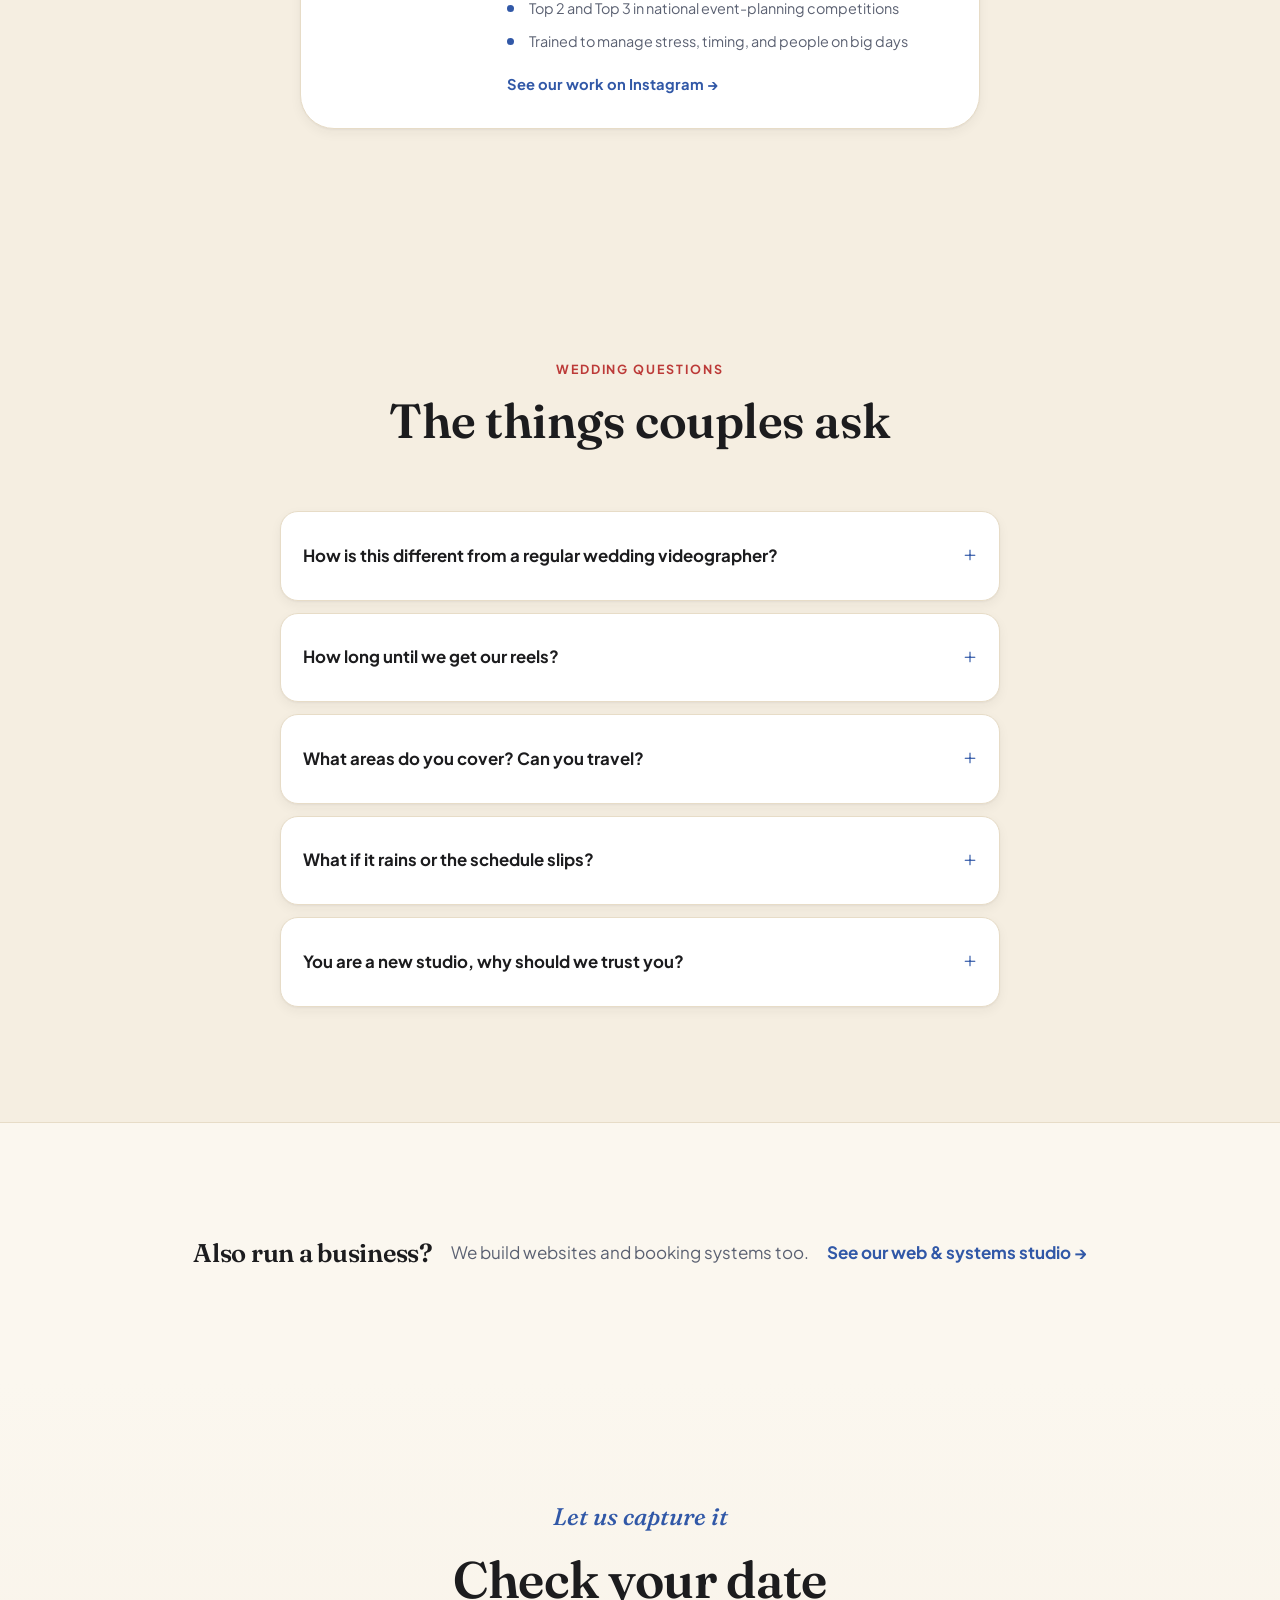
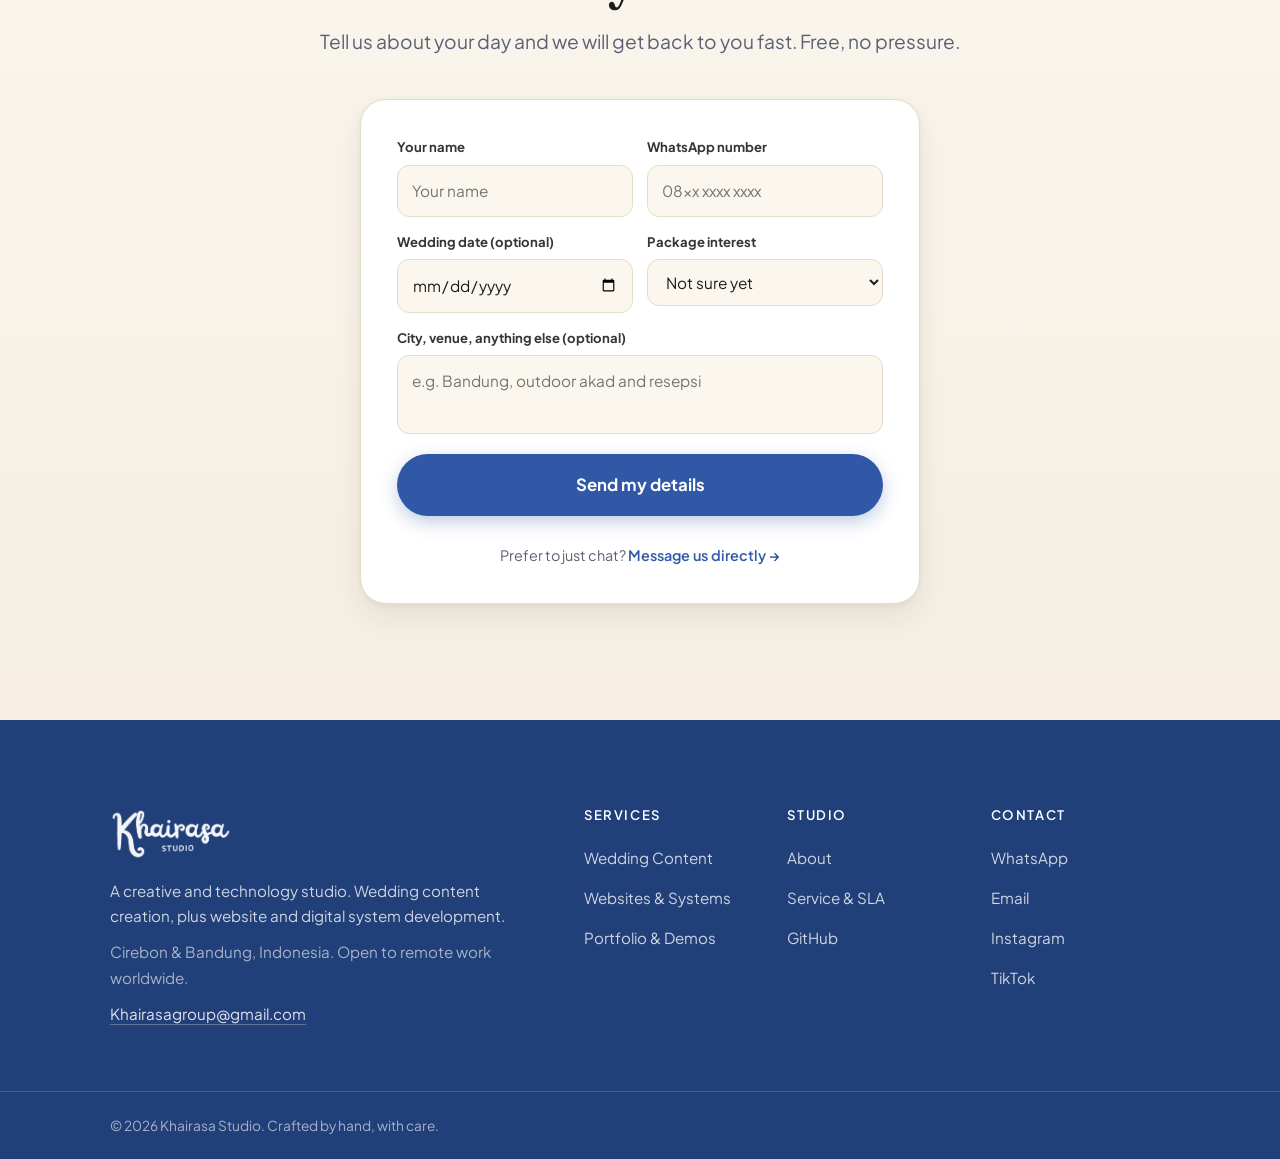
<file: wedding/index.html>
<!DOCTYPE html>
<html lang="en">
<head>
  <meta charset="UTF-8" />
  <meta name="viewport" content="width=device-width, initial-scale=1.0" />
  <title>Wedding Content Creator | Khairasa Studio</title>
  <meta name="description" content="Cinematic wedding reels, same-day edits, and behind-the-scenes content for your big day. Ready to post on Instagram and TikTok. Based in Cirebon & Bandung, open to travel." />
  <meta name="theme-color" content="#3158A7" />
  <meta name="robots" content="index, follow" />
  <link rel="canonical" href="https://khairihr.github.io/khairasa-studio/wedding/" />
  <meta property="og:type" content="website" />
  <meta property="og:url" content="https://khairihr.github.io/khairasa-studio/wedding/" />
  <meta property="og:title" content="Wedding Content Creator | Khairasa Studio" />
  <meta property="og:description" content="Cinematic reels, same-day edits, and behind the scenes for your big day. Ready to post on Instagram and TikTok." />
  <meta property="og:image" content="https://khairihr.github.io/khairasa-studio/assets/img/og-cover.png" />
  <meta name="twitter:card" content="summary_large_image" />
  <link rel="icon" type="image/png" sizes="32x32" href="../assets/img/favicon-32.png" />
  <link rel="apple-touch-icon" href="../assets/img/apple-touch-icon.png" />
  <link rel="manifest" href="../site.webmanifest" />
  <link rel="preconnect" href="https://fonts.googleapis.com" />
  <link rel="preconnect" href="https://fonts.gstatic.com" crossorigin />
  <link href="https://fonts.googleapis.com/css2?family=Fraunces:ital,opsz,wght@0,9..144,400;0,9..144,500;0,9..144,600;0,9..144,700;1,9..144,400;1,9..144,500;1,9..144,600&family=Plus+Jakarta+Sans:wght@400;500;600;700;800&display=swap" rel="stylesheet" />
  <link rel="stylesheet" href="../assets/css/styles.css" />
  <style>
    .datecheck { max-width: 640px; margin: clamp(44px,6vw,72px) auto 0; background: var(--card); border: 1px solid var(--line); border-radius: var(--r-xl); padding: clamp(28px,4vw,40px); text-align: center; box-shadow: var(--sh); }
    .datecheck h3 { font-size: clamp(1.4rem,3vw,1.9rem); }
    .datecheck p { color: var(--muted); margin: 8px 0 20px; }
    .datecheck__row { display: flex; gap: 12px; flex-wrap: wrap; justify-content: center; }
    .datecheck input { background: var(--panel); border: 1.5px solid var(--line); border-radius: var(--pill); padding: 13px 22px; font: inherit; font-size: 1rem; color: var(--ink); }
    .datecheck input:focus { outline: 0; border-color: var(--red); box-shadow: 0 0 0 3px rgba(188,58,56,.15); }
    .crosslink { background: var(--panel); border-top: 1px solid var(--line); }
    .crosslink__inner { display: flex; flex-wrap: wrap; align-items: center; justify-content: center; gap: 10px 18px; text-align: center; }
    .crosslink h3 { font-size: clamp(1.2rem,2.4vw,1.6rem); }
    .crosslink a { font-weight: 700; color: var(--blue); }
    .crosslink a:hover { color: var(--blue-bright); }
  </style>
</head>
<body>
<a class="skip-link" href="#main">Skip to content</a>

<header class="nav" id="nav">
  <div class="container nav__inner">
    <a class="nav__brand" href="../" aria-label="Khairasa Studio, home">
      <img src="../assets/img/logo.png" alt="Khairasa Studio" width="160" height="68" />
    </a>
    <nav class="nav__links" aria-label="Main navigation">
      <a href="../wedding/" aria-current="page">Wedding</a>
      <a href="../website/">Websites</a>
      <a href="../about/">About</a>
      <a href="#faq">FAQ</a>
    </nav>
    <a class="btn btn--wa nav__cta" href="https://wa.me/6285121525015" data-wa-text="Hi Khairasa Studio, I am interested in wedding content. Could you share packages and available dates?">
      <span class="ico-wa" aria-hidden="true"></span> Check Your Date
    </a>
    <button class="nav__toggle" id="navToggle" aria-label="Open menu" aria-expanded="false" aria-controls="mobileMenu">
      <span></span><span></span><span></span>
    </button>
  </div>
  <div class="mobile-menu" id="mobileMenu" aria-hidden="true">
    <a href="../wedding/">Wedding Content</a>
    <a href="../website/">Websites &amp; Systems</a>
    <a href="../about/">About</a>
    <a href="../service/">Service &amp; SLA</a>
    <a href="#faq">FAQ</a>
    <a class="btn btn--wa" href="https://wa.me/6285121525015" data-wa-text="Hi Khairasa Studio, I am interested in wedding content. Could you share packages and available dates?">
      <span class="ico-wa" aria-hidden="true"></span> Check Your Date on WhatsApp
    </a>
  </div>
</header>

<main id="main">

<section class="subhero track--wedding">
  <div class="hero__glow" aria-hidden="true"></div>
  <div class="container">
    <p class="eyebrow eyebrow--script reveal">Wedding Content Creator</p>
    <h1 class="reveal">Your big day, made into content that lasts</h1>
    <p class="reveal">Cinematic reels, same-day edits, and the candid moments in between. Captured naturally, crafted to be rewatched and re-shared, and ready to post on Instagram and TikTok.</p>
    <div class="hero__cta reveal" style="margin-top:28px;">
      <a class="btn btn--wa btn--lg" href="https://wa.me/6285121525015" data-wa-text="Hi Khairasa Studio, I am interested in wedding content. Could you share packages and available dates?">
        <span class="ico-wa" aria-hidden="true"></span> Check your date on WhatsApp
      </a>
      <p class="hero__microtrust">Quick reply, no booking fee to ask, no pressure.</p>
    </div>
  </div>
</section>

<section class="track track--wedding" style="padding-top:0;">
  <div class="container">
    <figure class="mood-banner reveal">
      <img src="../assets/img/wedding/mood-wide.jpg" alt="An akad nikah ceremony" loading="lazy" />
      <figcaption><span class="ital">Every moment has a story.</span> We help you tell it.</figcaption>
    </figure>

    <div class="feature-grid reveal">
      <article class="feature"><span class="feature__ico" aria-hidden="true">&#127909;</span><h3>Cinematic reels</h3><p>A clean visual flow with a real story, not random clips. Vertical, ready for feed and reels.</p></article>
      <article class="feature"><span class="feature__ico" aria-hidden="true">&#9889;</span><h3>Same-day edit</h3><p>A teaser ready the same day, playable before the guests head home. Shared while the moment is still warm.</p></article>
      <article class="feature"><span class="feature__ico" aria-hidden="true">&#128247;</span><h3>Behind the scenes</h3><p>The candid side that often gets missed: the prep, the tears, the laughter. The parts remembered most.</p></article>
      <article class="feature"><span class="feature__ico" aria-hidden="true">&#128241;</span><h3>Ready to post</h3><p>Formats and ratios made for Instagram and TikTok. Just post, no re-editing needed.</p></article>
    </div>

    <div class="reels reveal" aria-label="Gallery of wedding moments">
      <figure class="phone phone--blush"><div class="phone__screen"><img src="../assets/img/wedding/reel-1.jpg" alt="An akad ceremony moment" loading="lazy" /></div><figcaption>The akad</figcaption></figure>
      <figure class="phone phone--sage"><div class="phone__screen"><img src="../assets/img/wedding/reel-2.jpg" alt="A wedding reception moment" loading="lazy" /></div><figcaption>Reception</figcaption></figure>
      <figure class="phone phone--gold"><div class="phone__screen"><img src="../assets/img/wedding/reel-3.jpg" alt="A siraman ritual moment" loading="lazy" /></div><figcaption>Siraman</figcaption></figure>
      <figure class="phone phone--blue"><div class="phone__screen"><img src="../assets/img/wedding/reel-4.jpg" alt="A traditional procession moment" loading="lazy" /></div><figcaption>Traditional procession</figcaption></figure>
    </div>
    <p class="reels__note reveal">A glimpse of the moments we capture. We send real reel samples directly on WhatsApp. See more on <a href="https://www.instagram.com/khairasastudio" target="_blank" rel="noopener" style="color:var(--blue);font-weight:600;">Instagram</a> and <a href="https://www.tiktok.com/@khairasa.group" target="_blank" rel="noopener" style="color:var(--blue);font-weight:600;">TikTok</a>.</p>

    <!-- Date availability -->
    <div class="datecheck reveal">
      <h3>Is your date available?</h3>
      <p>It is the first thing every couple asks. Tell us the date and we will confirm fast.</p>
      <div class="datecheck__row">
        <input type="date" id="weddingDate" aria-label="Your wedding date" />
        <a class="btn btn--wa" id="dateCheckBtn" href="https://wa.me/6285121525015" data-wa-text="Hi Khairasa Studio, is my wedding date available for wedding content?">
          <span class="ico-wa" aria-hidden="true"></span> Check on WhatsApp
        </a>
      </div>
    </div>

    <!-- Packages -->
    <div class="pricing reveal" id="packages">
      <h3 class="pricing__title">Wedding content packages</h3>
      <p class="pricing__note">The prices below are starting estimates. The final detail depends on your date, location, and needs, all discussed when we chat. USD shown is approximate.</p>
      <div class="pricing__grid">
        <article class="plan">
          <h4>Single Session</h4>
          <p class="plan__price"><span>from</span> Rp 900,000 <em>&asymp; $57</em></p>
          <ul><li>1 cinematic reel (60 to 90 seconds)</li><li>Coverage for 1 session (akad or reception)</li><li>Delivered in 24 to 48 hours</li><li>Ready for IG &amp; TikTok</li></ul>
          <a class="btn btn--outline" href="https://wa.me/6285121525015" data-wa-text="Hi Khairasa, I am interested in the Single Session wedding package. My event date is:">Choose this package</a>
        </article>
        <article class="plan plan--popular">
          <span class="plan__badge">Most Popular</span>
          <h4>Half Day</h4>
          <p class="plan__price"><span>from</span> Rp 1,500,000 <em>&asymp; $95</em></p>
          <ul><li>2 reels (highlight + behind the scenes)</li><li>Same-day teaser on the day</li><li>Half-day coverage</li><li>Delivered in 24 to 48 hours</li><li>Ready for IG &amp; TikTok</li></ul>
          <a class="btn btn--wa" href="https://wa.me/6285121525015" data-wa-text="Hi Khairasa, I am interested in the Half Day wedding package. My event date is:">Choose this package</a>
        </article>
        <article class="plan">
          <h4>Full Coverage</h4>
          <p class="plan__price"><span>from</span> Rp 2,800,000 <em>&asymp; $175</em></p>
          <ul><li>3+ reels (akad, reception, BTS)</li><li>Same-day teaser on the day</li><li>Coverage from akad to reception</li><li>Priority delivery &amp; revisions</li><li>Ready for IG &amp; TikTok</li></ul>
          <a class="btn btn--outline" href="https://wa.me/6285121525015" data-wa-text="Hi Khairasa, I am interested in the Full Coverage wedding package. My event date is:">Choose this package</a>
        </article>
      </div>
    </div>

    <!-- Steps -->
    <div class="steps reveal">
      <h3 class="steps__title">How to book</h3>
      <ol class="steps__list">
        <li><span class="steps__n">1</span><div><strong>Send your date</strong><p>Message us your date and event plans on WhatsApp.</p></div></li>
        <li><span class="steps__n">2</span><div><strong>Confirm &amp; package</strong><p>We confirm availability and the package that fits.</p></div></li>
        <li><span class="steps__n">3</span><div><strong>Lock with a deposit</strong><p>Your date is locked in, no one else can take it.</p></div></li>
        <li><span class="steps__n">4</span><div><strong>The day &amp; delivery</strong><p>A teaser the same day, full reels in 24 to 48 hours.</p></div></li>
      </ol>
    </div>
  </div>
</section>

<!-- Wedding website + gift registry upsell -->
<section style="background:var(--panel);">
  <div class="container container--narrow" style="text-align:center;">
    <p class="eyebrow eyebrow--script">More than the day</p>
    <h2 style="font-size:clamp(1.8rem,4vw,2.6rem);">A wedding website, with a gift registry</h2>
    <p class="section-lead" style="margin:14px auto 24px;">We can also build your digital invitation: music, your love story, event details, RSVP, and a built-in gift registry where guests pick a real gift or send cash. Try the live demo.</p>
    <a class="btn btn--blue btn--lg" href="../demo/undangan/" target="_blank" rel="noopener">Open the invitation demo &rarr;</a>
  </div>
</section>

<!-- Wedding trust (Zalza-led) -->
<section class="founders">
  <div class="container">
    <header class="section-head reveal">
      <p class="eyebrow">Why trust us with your day</p>
      <h2>Calm hands on the most important day</h2>
      <p class="section-lead">Your wedding is led by a trained event professional, not someone winging it with a camera.</p>
    </header>
    <div class="founder-grid" style="grid-template-columns: 1fr; max-width: 680px; margin-inline: auto;">
      <article class="founder reveal">
        <div class="founder__photo"><img src="../assets/img/zalza.jpg" alt="Zalza Shabila Putri" loading="lazy" /></div>
        <div class="founder__body">
          <h3>Zalza Shabila Putri</h3>
          <p class="founder__role">Co-founder, Creative &amp; Client Experience</p>
          <p class="founder__bio">Trained in hospitality and event planning, Zalza reads the flow of a wedding, stays calm in the buzz, and knows the moments worth catching before they happen, all without getting in the way of your day.</p>
          <ul class="founder__facts">
            <li>Bachelor of Tourism, Cum Laude with a 3.88 GPA</li>
            <li>BNSP-certified Event Planner</li>
            <li>Top 2 and Top 3 in national event-planning competitions</li>
            <li>Trained to manage stress, timing, and people on big days</li>
          </ul>
          <a class="founder__link" href="https://www.instagram.com/khairasastudio" target="_blank" rel="noopener">See our work on Instagram &rarr;</a>
        </div>
      </article>
    </div>
  </div>
</section>

<!-- FAQ -->
<section class="faq" id="faq">
  <div class="container container--narrow">
    <header class="section-head reveal">
      <p class="eyebrow">Wedding questions</p>
      <h2>The things couples ask</h2>
    </header>
    <div class="faq__list reveal">
      <details class="faq__item"><summary>How is this different from a regular wedding videographer?</summary><div class="faq__a"><p>A videographer focuses on formal, long-form cinematic documentation. We focus on social-media content: short, candid, fast reels (same-day edits), ready to post on Instagram and TikTok. The two complement each other, they do not replace one another.</p></div></details>
      <details class="faq__item"><summary>How long until we get our reels?</summary><div class="faq__a"><p>A teaser can be ready the same day. The full reels are delivered within 24 to 48 hours, while the moment is still fresh to share.</p></div></details>
      <details class="faq__item"><summary>What areas do you cover? Can you travel?</summary><div class="faq__a"><p>We are based in Cirebon and Bandung and happily travel to nearby areas and other cities. Out-of-town coverage may add a transport cost, agreed up front. Tell us your venue and we will sort the logistics.</p></div></details>
      <details class="faq__item"><summary>What if it rains or the schedule slips?</summary><div class="faq__a"><p>Outdoor weddings and shifting timelines are normal, and an event-planning background means we plan for them. We adapt on the day and still deliver your teaser and reels on time.</p></div></details>
      <details class="faq__item"><summary>You are a new studio, why should we trust you?</summary><div class="faq__a"><p>The studio is new, but the people are not. Your day is run by a Cum Laude tourism graduate and BNSP-certified event planner. We also send real sample reels on WhatsApp so you see the style before you commit.</p></div></details>
    </div>
  </div>
</section>

<!-- Cross-link -->
<section class="crosslink">
  <div class="container crosslink__inner">
    <h3>Also run a business?</h3>
    <p style="color:var(--muted);margin:0;">We build websites and booking systems too.</p>
    <a href="../website/">See our web &amp; systems studio &rarr;</a>
  </div>
</section>

<!-- Closing -->
<section class="closing">
  <div class="container">
    <div class="closing__inner reveal">
      <p class="eyebrow eyebrow--script">Let us capture it</p>
      <h2>Check your date</h2>
      <p class="closing__lead">Tell us about your day and we will get back to you fast. Free, no pressure.</p>
      <form class="wa-form reveal" data-intro="Hi Khairasa Studio, I would like to book wedding content.">
        <div class="wa-form__row">
          <div class="wa-field"><label for="wf-name">Your name</label><input id="wf-name" data-label="Name" data-required placeholder="Your name" /></div>
          <div class="wa-field"><label for="wf-wa">WhatsApp number</label><input id="wf-wa" type="tel" data-label="WhatsApp number" data-required placeholder="08xx xxxx xxxx" autocomplete="tel" /></div>
        </div>
        <div class="wa-form__row">
          <div class="wa-field"><label for="wf-date">Wedding date (optional)</label><input type="date" id="wf-date" data-label="Wedding date" /></div>
          <div class="wa-field"><label for="wf-pkg">Package interest</label><select id="wf-pkg" data-label="Package"><option value="">Not sure yet</option><option>Single Session</option><option>Half Day</option><option>Full Coverage</option></select></div>
        </div>
        <div class="wa-field"><label for="wf-notes">City, venue, anything else (optional)</label><textarea id="wf-notes" data-label="Details" placeholder="e.g. Bandung, outdoor akad and resepsi"></textarea></div>
        <input type="checkbox" name="botcheck" tabindex="-1" autocomplete="off" style="display:none" aria-hidden="true" /><button type="submit" class="btn btn--blue btn--lg">Send my details</button>
        <p class="wa-form__err"></p>
        <p class="wa-form__alt">Prefer to just chat? <a href="https://wa.me/6285121525015" data-wa-text="Hi Khairasa Studio, I am interested in wedding content. My wedding date is:">Message us directly &rarr;</a></p>
      </form>
    </div>
  </div>
</section>

</main>

<footer class="footer">
  <div class="container footer__inner">
    <div class="footer__brand">
      <img class="footer__logo" src="../assets/img/logo.png" alt="Khairasa Studio" width="170" height="72" />
      <p>A creative and technology studio. Wedding content creation, plus website and digital system development.</p>
      <p class="footer__base">Cirebon &amp; Bandung, Indonesia. Open to remote work worldwide.</p>
      <p class="footer__base"><a href="mailto:Khairasagroup@gmail.com">Khairasagroup@gmail.com</a></p>
    </div>
    <div class="footer__cols">
      <div><h4>Services</h4><a href="../wedding/">Wedding Content</a><a href="../website/">Websites &amp; Systems</a><a href="../website/#portfolio">Portfolio &amp; Demos</a></div>
      <div><h4>Studio</h4><a href="../about/">About</a><a href="../service/">Service &amp; SLA</a><a href="https://github.com/khairihr" target="_blank" rel="noopener">GitHub</a></div>
      <div><h4>Contact</h4><a href="https://wa.me/6285121525015" data-wa-text="Hi Khairasa Studio, I would like to consult.">WhatsApp</a><a href="mailto:Khairasagroup@gmail.com">Email</a><a href="https://www.instagram.com/khairasastudio" target="_blank" rel="noopener">Instagram</a><a href="https://www.tiktok.com/@khairasa.group" target="_blank" rel="noopener">TikTok</a></div>
    </div>
  </div>
  <div class="footer__bottom"><div class="container"><p>&copy; <span id="year">2026</span> Khairasa Studio. Crafted by hand, with care.</p></div></div>
</footer>

<a class="wa-fab" href="https://wa.me/6285121525015" data-wa-text="Hi Khairasa Studio, I am interested in wedding content." aria-label="Chat on WhatsApp">
  <span class="ico-wa" aria-hidden="true"></span>
  <span class="wa-fab__label">Chat on WhatsApp</span>
</a>

<script src="../assets/js/main.js"></script>
<script>
  (function(){
    var d=document.getElementById("weddingDate"), b=document.getElementById("dateCheckBtn");
    if(!d||!b) return;
    function upd(){
      var base="https://wa.me/6285121525015?text=";
      var msg = d.value ? ("Hi Khairasa Studio, is "+d.value+" available for wedding content?") : "Hi Khairasa Studio, is my wedding date available for wedding content?";
      b.setAttribute("href", base+encodeURIComponent(msg));
    }
    d.addEventListener("change", upd); upd();
  })();
</script>
</body>
</html>
</file>
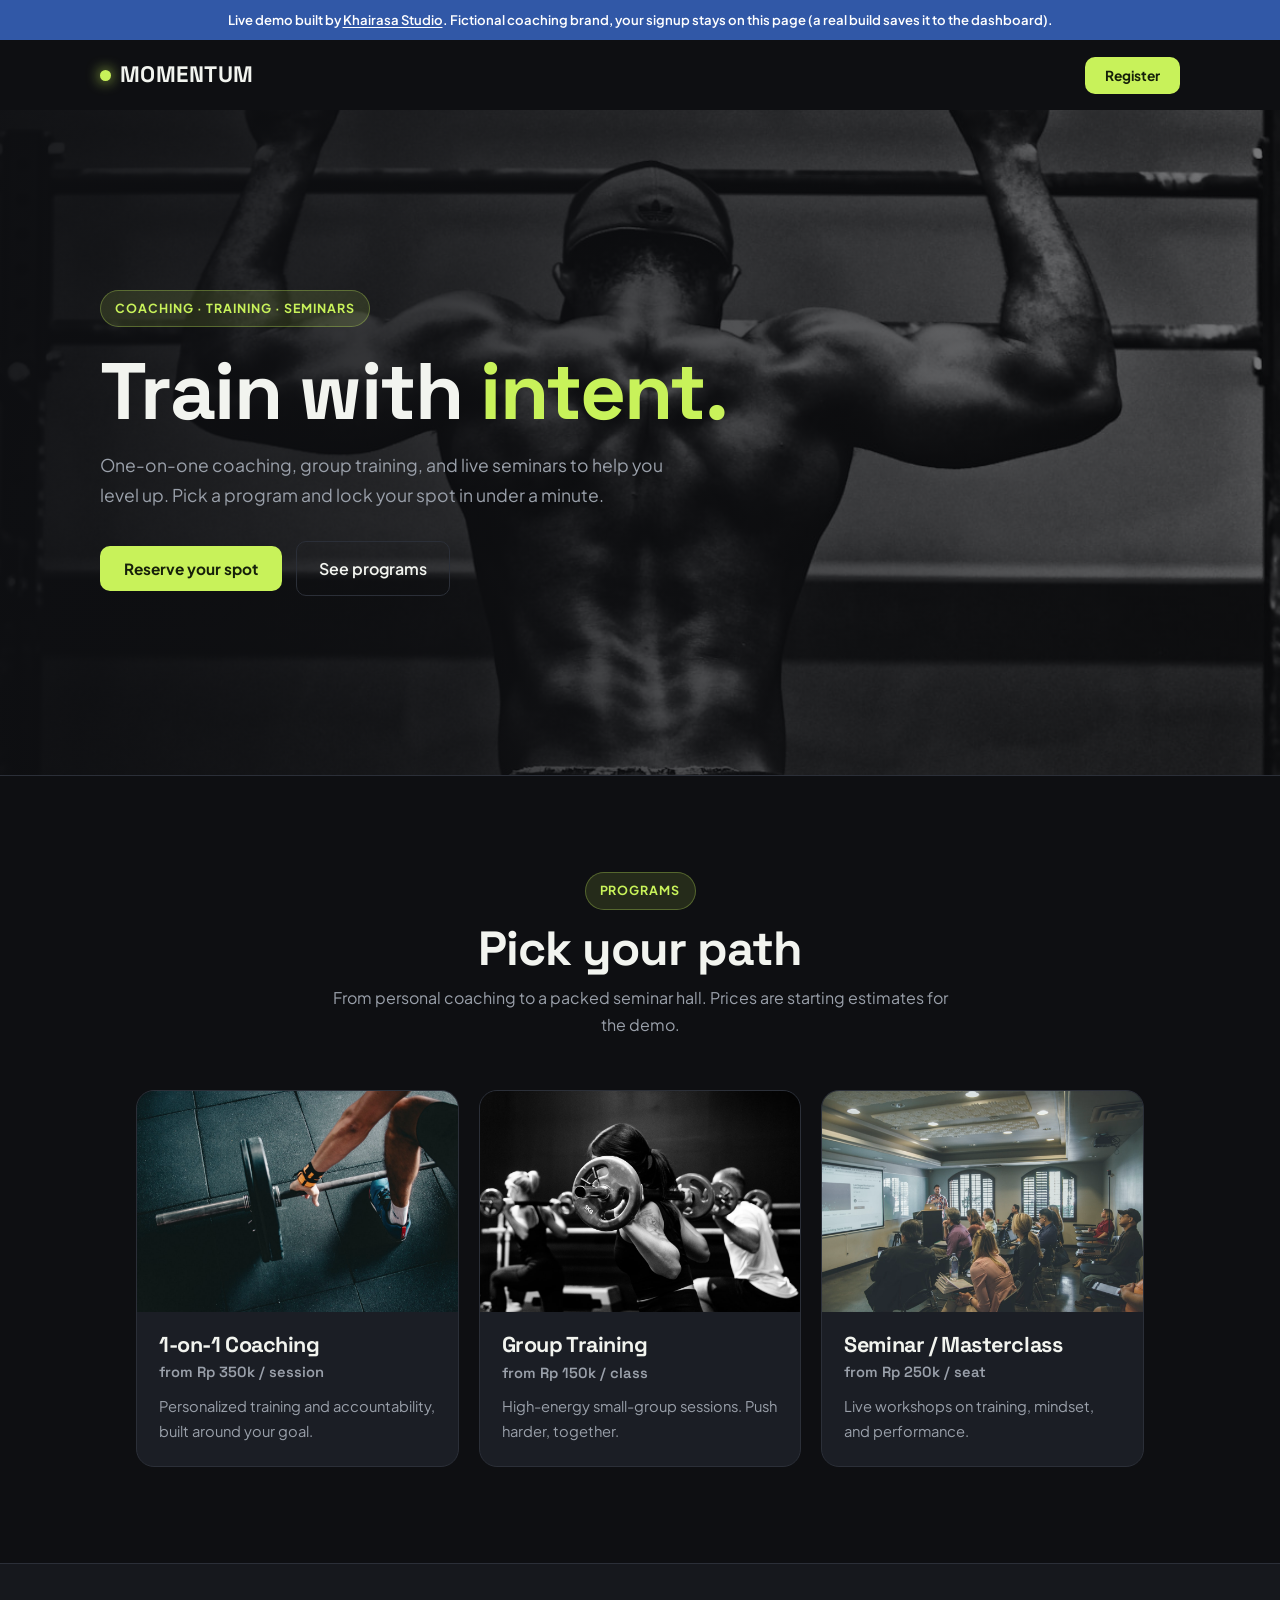
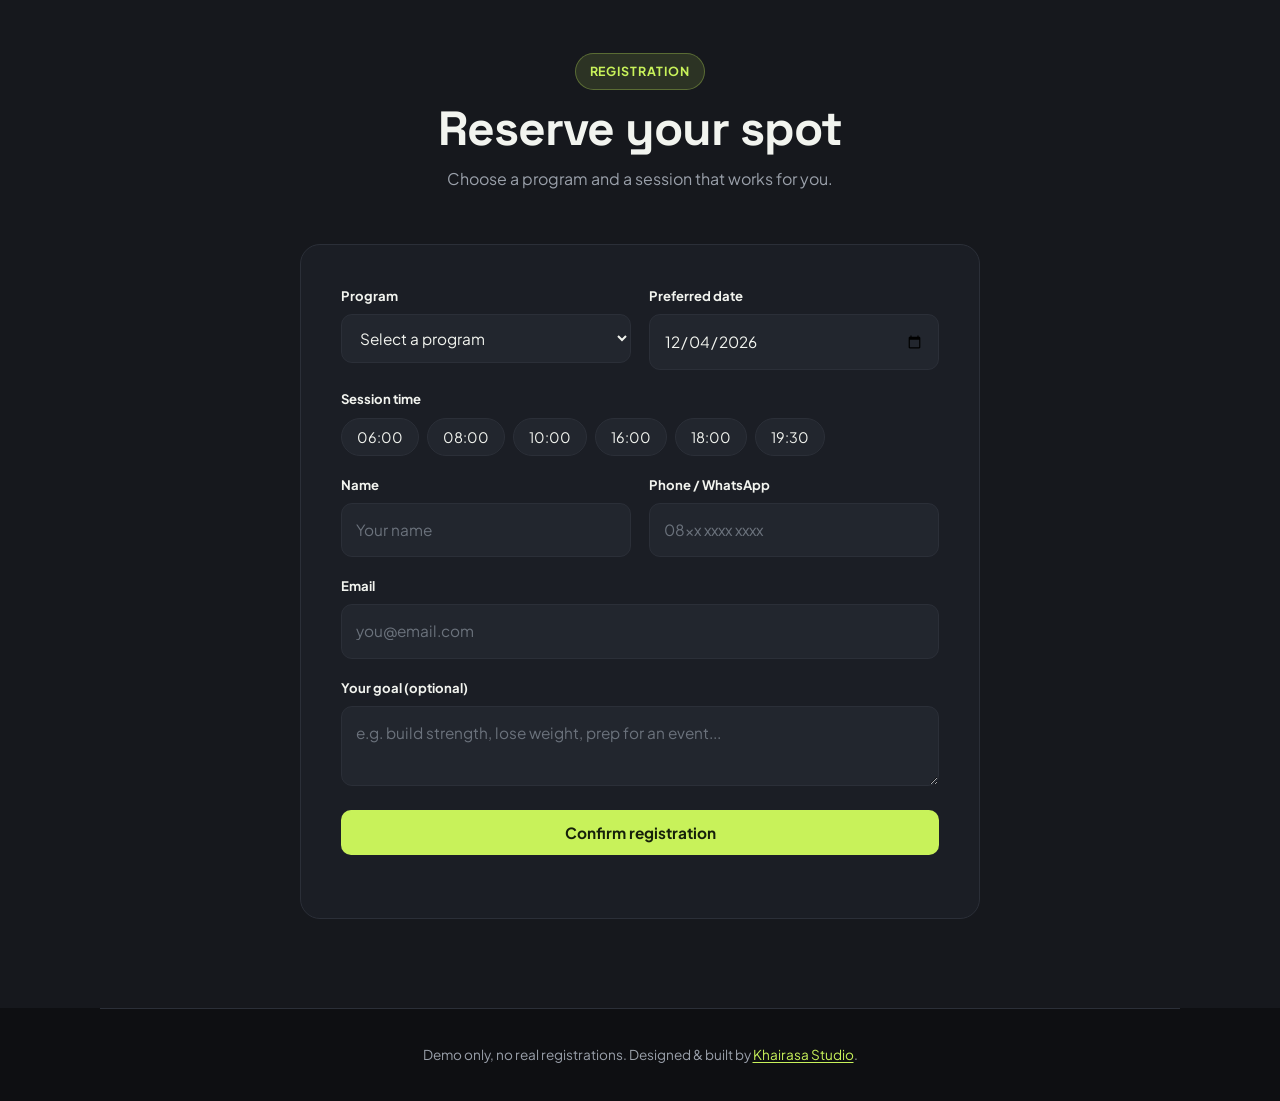
<file: demo/coaching/index.html>
<!DOCTYPE html>
<html lang="en">
<head>
<meta charset="UTF-8" />
<meta name="viewport" content="width=device-width, initial-scale=1.0" />
<title>Momentum | Coaching &amp; Seminar Signup Demo</title>
<meta name="description" content="A live coaching, personal training, and seminar registration demo built by Khairasa Studio. Pick a program and session, and it lands in the dashboard." />
<meta name="robots" content="noindex" />
<link rel="icon" href="../../assets/img/favicon-32.png" />
<link rel="preconnect" href="https://fonts.googleapis.com" />
<link rel="preconnect" href="https://fonts.gstatic.com" crossorigin />
<link href="https://fonts.googleapis.com/css2?family=Space+Grotesk:wght@500;600;700&family=Plus+Jakarta+Sans:wght@400;500;600;700&display=swap" rel="stylesheet" />
<style>
  :root{
    --bg:#0e0f12; --panel:#16181d; --card:#1b1e25; --card-2:#22262e;
    --lime:#c8f25a; --lime-dim:#a9d437; --ink:#f2f4ef; --muted:#9aa0aa;
    --line:#2b2f38; --ok:#8be08f;
  }
  *{box-sizing:border-box;margin:0}
  body{font-family:"Plus Jakarta Sans",system-ui,sans-serif;background:var(--bg);color:var(--ink);line-height:1.7;-webkit-font-smoothing:antialiased}
  img{max-width:100%;display:block}
  a{color:inherit;text-decoration:none}
  h1,h2,h3{font-family:"Space Grotesk",system-ui,sans-serif;font-weight:700;line-height:1.05;letter-spacing:-.02em}
  .wrap{width:100%;max-width:1080px;margin:0 auto;padding-inline:clamp(18px,5vw,36px)}

  .demobar{background:#3158A7;color:#fff;font-size:.82rem;text-align:center;padding:9px 16px;font-weight:600}
  .demobar a{color:#fff;text-decoration:underline;text-underline-offset:2px}

  .topnav{display:flex;align-items:center;justify-content:space-between;padding:16px 0}
  .brand{font-family:"Space Grotesk";font-weight:700;font-size:1.4rem;letter-spacing:.02em;display:flex;align-items:center;gap:9px}
  .brand .dot{width:11px;height:11px;border-radius:50%;background:var(--lime);box-shadow:0 0 14px var(--lime)}
  .btn-lime{display:inline-flex;align-items:center;justify-content:center;gap:9px;background:var(--lime);color:#16200a;font-weight:700;padding:13px 24px;border-radius:10px;font-size:.96rem;border:0;cursor:pointer;transition:.2s}
  .btn-lime:hover{background:#d6ff6e;transform:translateY(-2px);box-shadow:0 10px 26px rgba(200,242,90,.22)}
  .topnav .btn-lime{padding:10px 20px;font-size:.86rem}

  /* hero */
  .hero{position:relative;min-height:74vh;display:flex;align-items:center;overflow:hidden;border-bottom:1px solid var(--line)}
  .hero__bg{position:absolute;inset:0;background:linear-gradient(90deg,rgba(14,15,18,.95),rgba(14,15,18,.55)),url("../../assets/img/demo/coaching/hero.jpg") center/cover}
  .hero__in{position:relative;padding:70px 0}
  .tag{display:inline-flex;align-items:center;gap:8px;background:rgba(200,242,90,.12);color:var(--lime);border:1px solid rgba(200,242,90,.3);font-weight:700;font-size:.78rem;letter-spacing:.08em;text-transform:uppercase;padding:7px 14px;border-radius:999px;margin-bottom:22px}
  .hero h1{font-size:clamp(2.6rem,7vw,5rem);max-width:14ch}
  .hero h1 .lime{color:var(--lime)}
  .hero p{color:var(--muted);font-size:1.1rem;max-width:46ch;margin:18px 0 30px}
  .hero__cta{display:flex;gap:14px;flex-wrap:wrap;align-items:center}
  .hero__cta small{color:var(--muted);font-size:.86rem}
  .ghost{display:inline-flex;align-items:center;gap:8px;border:1px solid var(--line);color:var(--ink);padding:13px 22px;border-radius:10px;font-weight:600;transition:.2s}
  .ghost:hover{border-color:var(--lime);color:var(--lime)}

  /* programs */
  .programs{padding:clamp(56px,8vw,96px) 0}
  .sec-head{max-width:640px;margin:0 auto clamp(34px,5vw,52px);text-align:center}
  .sec-head .tag{margin-bottom:14px}
  .sec-head h2{font-size:clamp(2rem,4.6vw,3rem)}
  .sec-head p{color:var(--muted);margin-top:10px}
  .prog-grid{display:grid;grid-template-columns:repeat(3,1fr);gap:20px}
  .prog{background:var(--card);border:1px solid var(--line);border-radius:18px;overflow:hidden;transition:.25s}
  .prog:hover{transform:translateY(-5px);border-color:rgba(200,242,90,.4)}
  .prog img{width:100%;aspect-ratio:16/11;object-fit:cover;filter:grayscale(.2)}
  .prog__body{padding:22px}
  .prog__body h3{font-size:1.35rem;margin-bottom:4px}
  .prog__price{color:var(--lime);font-family:"Space Grotesk";font-weight:600;margin-bottom:8px}
  .prog__body p{color:var(--muted);font-size:.92rem}

  /* registration */
  .reg{padding:clamp(40px,7vw,90px) 0;background:var(--panel);border-top:1px solid var(--line)}
  .card{max-width:680px;margin:0 auto;background:var(--card);border:1px solid var(--line);border-radius:20px;padding:clamp(26px,4vw,40px)}
  .field{display:flex;flex-direction:column;gap:7px;margin-bottom:18px}
  .field label{font-size:.82rem;font-weight:700;color:var(--ink)}
  .field input,.field select,.field textarea{background:var(--card-2);border:1px solid var(--line);border-radius:11px;padding:13px 14px;color:var(--ink);font:inherit;font-size:.96rem;transition:border-color .2s,box-shadow .2s}
  .field input:focus,.field select:focus,.field textarea:focus{outline:0;border-color:var(--lime);box-shadow:0 0 0 3px rgba(200,242,90,.16)}
  .field textarea{resize:vertical;min-height:70px}
  .field input::placeholder,.field textarea::placeholder{color:#6b727c}
  .grid2{display:grid;grid-template-columns:1fr 1fr;gap:18px}
  .slots{display:flex;flex-wrap:wrap;gap:8px}
  .slot{padding:9px 15px;border:1px solid var(--line);border-radius:999px;font-size:.9rem;background:var(--card-2);color:var(--ink);cursor:pointer;transition:.15s}
  .slot:hover{border-color:var(--lime)}
  .slot.is-active{background:var(--lime);color:#16200a;border-color:var(--lime);font-weight:700}
  .reg .btn-lime{width:100%;margin-top:6px}
  .err{color:#ff8f7a;font-size:.84rem;margin-top:8px;min-height:1.1em}

  /* confirmation */
  .confirm{max-width:680px;margin:0 auto;background:var(--card);border:1px solid var(--ok);border-radius:20px;padding:clamp(26px,4vw,40px);text-align:center}
  .confirm .check{width:64px;height:64px;border-radius:50%;background:rgba(139,224,143,.14);color:var(--ok);display:grid;place-items:center;margin:0 auto 16px;font-size:2rem}
  .confirm h2{font-size:1.9rem}
  .confirm .ref{font-family:"Space Grotesk";font-size:1.5rem;color:var(--lime);letter-spacing:.05em;margin:6px 0 16px}
  .summary{text-align:left;background:var(--card-2);border:1px solid var(--line);border-radius:14px;padding:18px 20px;margin:16px 0}
  .summary div{display:flex;justify-content:space-between;gap:16px;padding:7px 0;border-bottom:1px solid var(--line);font-size:.95rem}
  .summary div:last-child{border-bottom:0}
  .summary span:first-child{color:var(--muted)}
  .summary span:last-child{font-weight:700;text-align:right}
  .dash-note{font-size:.86rem;color:var(--muted);background:var(--card-2);border:1px dashed var(--line);border-radius:12px;padding:14px 16px}
  .dash-note b{color:var(--lime)}
  .linkback{display:inline-block;margin-top:20px;color:var(--lime);font-weight:700;border-bottom:1px solid var(--lime);padding-bottom:2px}

  footer{padding:34px 0;text-align:center;color:var(--muted);font-size:.85rem;border-top:1px solid var(--line)}
  footer a{color:var(--lime);text-decoration:underline;text-underline-offset:2px}
  .hidden{display:none}
  button{font-family:inherit;color:inherit}
  .confirm{animation:popIn .45s cubic-bezier(.22,.61,.36,1)}
  @keyframes popIn{from{opacity:0;transform:translateY(14px) scale(.98)}to{opacity:1;transform:none}}
  @media(prefers-reduced-motion:reduce){.confirm{animation:none}}

  @media(max-width:860px){.prog-grid{grid-template-columns:1fr;max-width:420px;margin-inline:auto}}
  @media(max-width:760px){.grid2{grid-template-columns:1fr}}
</style>
</head>
<body>

<div class="demobar">Live demo built by <a href="../../">Khairasa Studio</a>. Fictional coaching brand, your signup stays on this page (a real build saves it to the dashboard).</div>

<header class="wrap topnav">
  <div class="brand"><span class="dot" aria-hidden="true"></span> MOMENTUM</div>
  <button class="btn-lime" onclick="document.getElementById('reg').scrollIntoView({behavior:'smooth'})">Register</button>
</header>

<section class="hero">
  <div class="hero__bg" aria-hidden="true"></div>
  <div class="hero__in wrap">
    <span class="tag">Coaching &middot; Training &middot; Seminars</span>
    <h1>Train with <span class="lime">intent.</span></h1>
    <p>One-on-one coaching, group training, and live seminars to help you level up. Pick a program and lock your spot in under a minute.</p>
    <div class="hero__cta">
      <button class="btn-lime" onclick="document.getElementById('reg').scrollIntoView({behavior:'smooth'})">Reserve your spot</button>
      <a class="ghost" href="#programs">See programs</a>
    </div>
  </div>
</section>

<section class="programs" id="programs">
  <div class="wrap">
    <div class="sec-head">
      <span class="tag">Programs</span>
      <h2>Pick your path</h2>
      <p>From personal coaching to a packed seminar hall. Prices are starting estimates for the demo.</p>
    </div>
    <div class="prog-grid">
      <article class="prog">
        <img src="../../assets/img/demo/coaching/p1.jpg" alt="One-on-one coaching" loading="lazy" />
        <div class="prog__body"><h3>1-on-1 Coaching</h3><p class="prog__price">from Rp 350k / session</p><p>Personalized training and accountability, built around your goal.</p></div>
      </article>
      <article class="prog">
        <img src="../../assets/img/demo/coaching/p2.jpg" alt="Group training" loading="lazy" />
        <div class="prog__body"><h3>Group Training</h3><p class="prog__price">from Rp 150k / class</p><p>High-energy small-group sessions. Push harder, together.</p></div>
      </article>
      <article class="prog">
        <img src="../../assets/img/demo/coaching/p3.jpg" alt="Seminar and masterclass" loading="lazy" />
        <div class="prog__body"><h3>Seminar / Masterclass</h3><p class="prog__price">from Rp 250k / seat</p><p>Live workshops on training, mindset, and performance.</p></div>
      </article>
    </div>
  </div>
</section>

<section class="reg" id="reg">
  <div class="wrap">
    <div class="sec-head">
      <span class="tag">Registration</span>
      <h2>Reserve your spot</h2>
      <p>Choose a program and a session that works for you.</p>
    </div>

    <form class="card" id="regForm" novalidate>
      <div class="grid2">
        <div class="field">
          <label for="program">Program</label>
          <select id="program" required>
            <option value="">Select a program</option>
            <option>1-on-1 Coaching</option>
            <option>Group Training</option>
            <option>Seminar / Masterclass</option>
          </select>
        </div>
        <div class="field">
          <label for="date">Preferred date</label>
          <input type="date" id="date" required />
        </div>
      </div>

      <div class="field">
        <label>Session time</label>
        <div class="slots" id="slots">
          <button type="button" class="slot">06:00</button>
          <button type="button" class="slot">08:00</button>
          <button type="button" class="slot">10:00</button>
          <button type="button" class="slot">16:00</button>
          <button type="button" class="slot">18:00</button>
          <button type="button" class="slot">19:30</button>
        </div>
      </div>

      <div class="grid2">
        <div class="field">
          <label for="name">Name</label>
          <input type="text" id="name" placeholder="Your name" required />
        </div>
        <div class="field">
          <label for="phone">Phone / WhatsApp</label>
          <input type="tel" id="phone" placeholder="08xx xxxx xxxx" required />
        </div>
      </div>

      <div class="field">
        <label for="email">Email</label>
        <input type="email" id="email" placeholder="you@email.com" required />
      </div>

      <div class="field">
        <label for="goal">Your goal (optional)</label>
        <textarea id="goal" placeholder="e.g. build strength, lose weight, prep for an event..."></textarea>
      </div>

      <button type="submit" class="btn-lime">Confirm registration</button>
      <p class="err" id="err"></p>
    </form>

    <div class="confirm hidden" id="confirm">
      <div class="check" aria-hidden="true">&#10003;</div>
      <h2>You are in</h2>
      <p class="ref" id="ref">MOM-0000</p>
      <div class="summary" id="summary"></div>
      <p class="dash-note">In a real build, this registration drops straight into the coach's <b>admin dashboard</b> to confirm and schedule. Nothing leaves this page in the demo.</p>
      <a class="linkback" href="../../">&larr; Back to Khairasa Studio</a>
    </div>
  </div>
</section>

<footer class="wrap">
  Demo only, no real registrations. Designed &amp; built by <a href="../../">Khairasa Studio</a>.
</footer>

<script>
(function(){
  var form=document.getElementById("regForm"),
      confirm=document.getElementById("confirm"),
      err=document.getElementById("err"),
      dateEl=document.getElementById("date"),
      slots=document.getElementById("slots"),
      chosenTime="";
  var t=new Date(); var iso=t.getFullYear()+"-"+String(t.getMonth()+1).padStart(2,"0")+"-"+String(t.getDate()).padStart(2,"0");
  dateEl.min=iso; dateEl.value=iso;
  slots.addEventListener("click",function(e){
    var b=e.target.closest(".slot"); if(!b) return;
    slots.querySelectorAll(".slot").forEach(function(s){s.classList.remove("is-active");});
    b.classList.add("is-active"); chosenTime=b.textContent;
  });
  function fmtDate(v){ try{return new Date(v+"T00:00:00").toLocaleDateString("en-GB",{weekday:"short",day:"numeric",month:"long",year:"numeric"});}catch(e){return v;} }
  form.addEventListener("submit",function(e){
    e.preventDefault();
    var program=document.getElementById("program").value,
        name=document.getElementById("name").value.trim(),
        phone=document.getElementById("phone").value.trim(),
        email=document.getElementById("email").value.trim();
    if(!program||!dateEl.value||!chosenTime||!name||!phone||!email){
      err.textContent="Please choose a program, date, time, and fill in name, phone, and email.";
      return;
    }
    err.textContent="";
    var ref="MOM-"+Math.floor(1000+Math.random()*9000);
    document.getElementById("ref").textContent=ref;
    var rows=[["Program",program],["Date",fmtDate(dateEl.value)],["Time",chosenTime],["Name",name],["Phone",phone],["Email",email]];
    document.getElementById("summary").innerHTML=rows.map(function(r){return "<div><span>"+r[0]+"</span><span>"+r[1]+"</span></div>";}).join("");
    form.classList.add("hidden");
    confirm.classList.remove("hidden");
    confirm.scrollIntoView({behavior:"smooth",block:"center"});
  });
})();
</script>
</body>
</html>
</file>
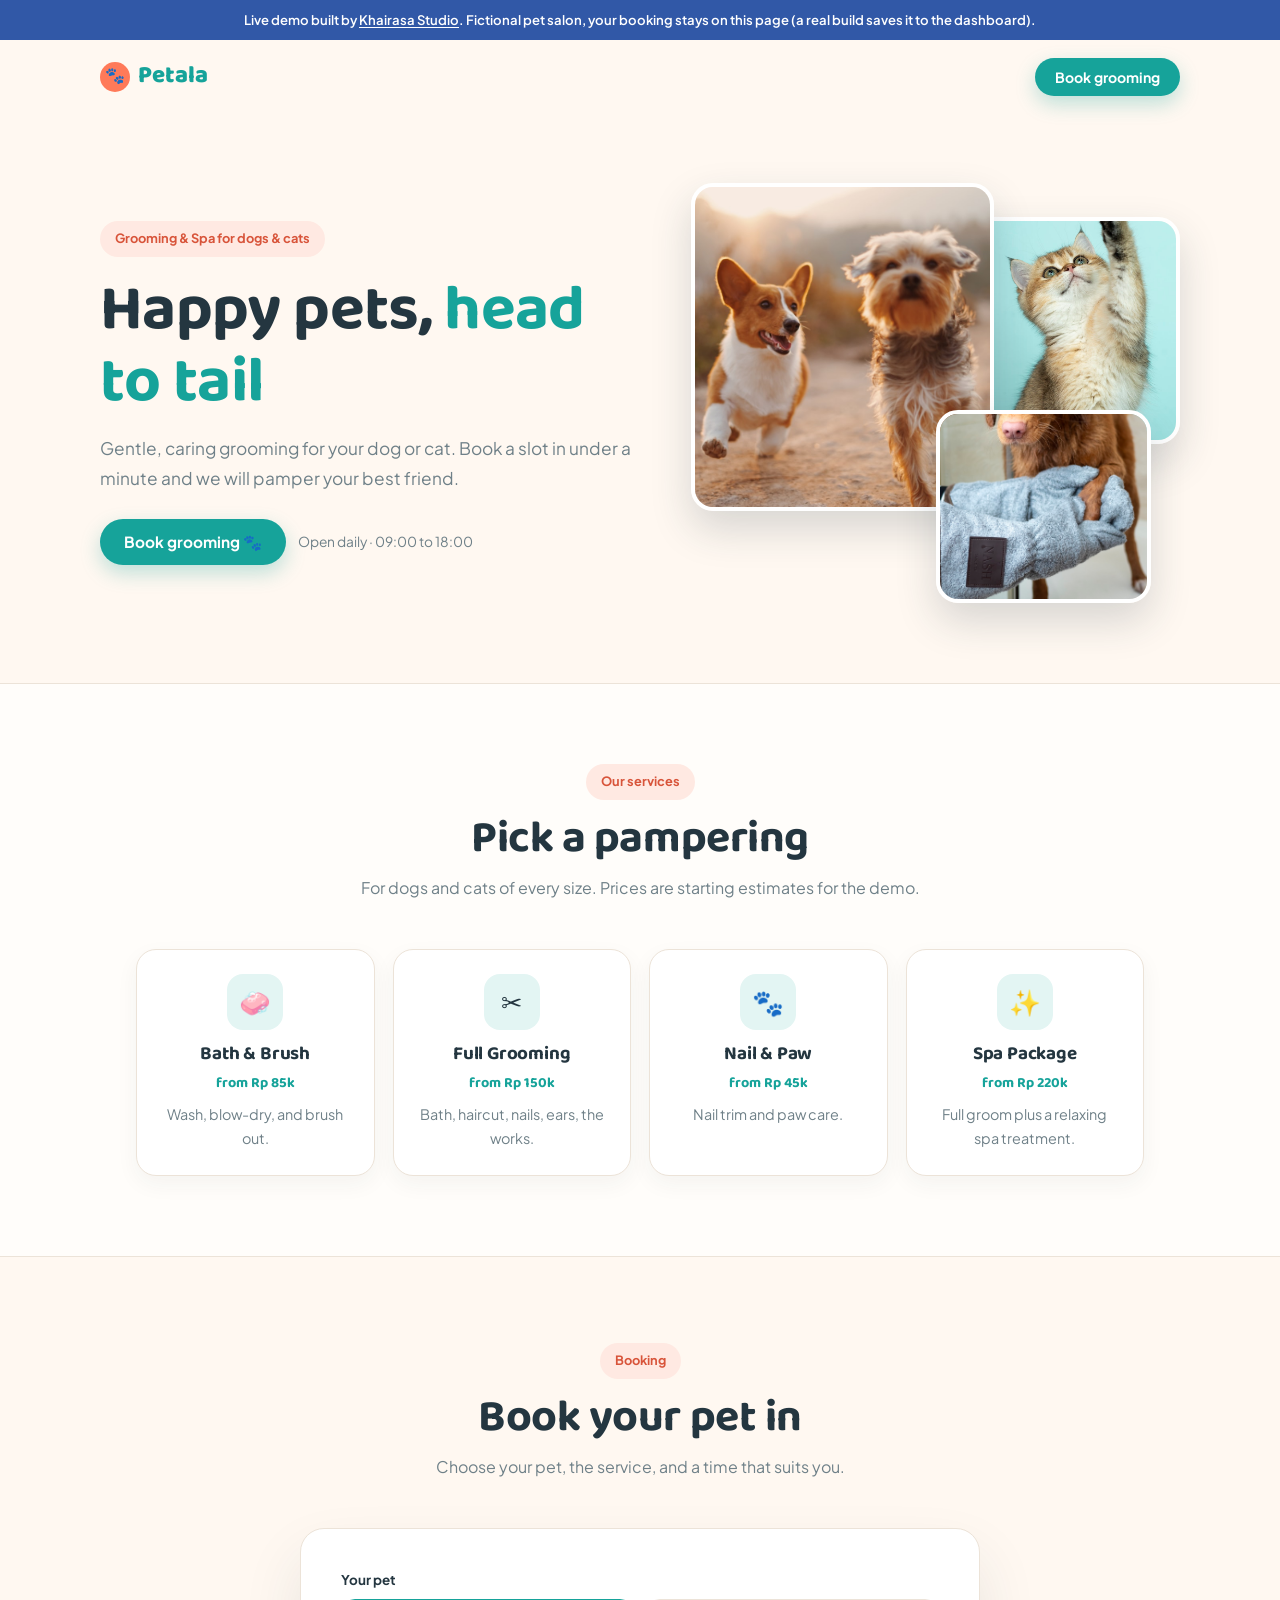
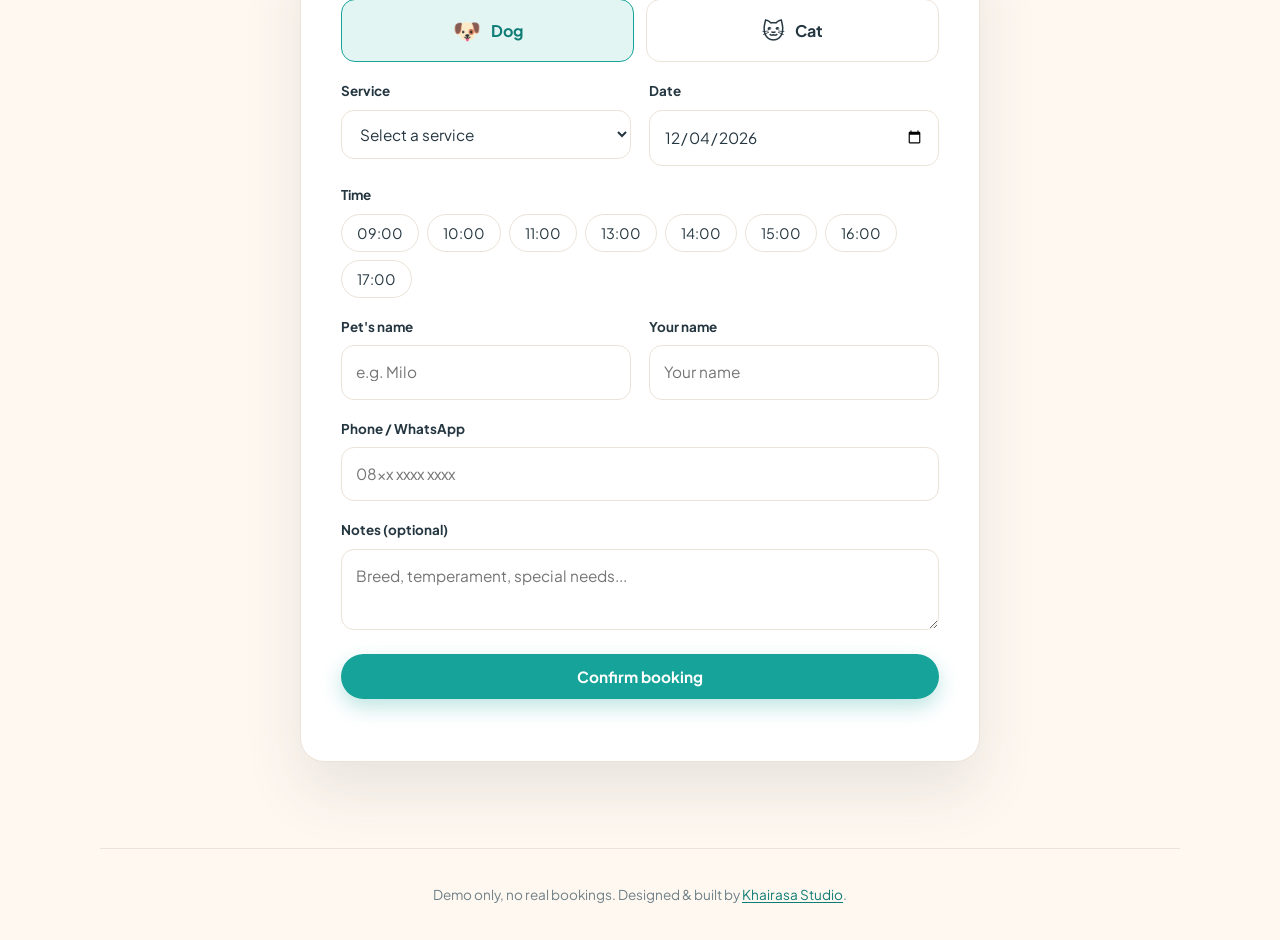
<file: demo/petcare/index.html>
<!DOCTYPE html>
<html lang="en">
<head>
<meta charset="UTF-8" />
<meta name="viewport" content="width=device-width, initial-scale=1.0" />
<title>Petala Grooming &amp; Spa | Booking Demo</title>
<meta name="description" content="A live pet grooming booking demo built by Khairasa Studio. Book grooming for your dog or cat, and it lands in the clinic dashboard." />
<meta name="robots" content="noindex" />
<link rel="icon" href="../../assets/img/favicon-32.png" />
<link rel="preconnect" href="https://fonts.googleapis.com" />
<link rel="preconnect" href="https://fonts.gstatic.com" crossorigin />
<link href="https://fonts.googleapis.com/css2?family=Baloo+2:wght@500;600;700;800&family=Plus+Jakarta+Sans:wght@400;500;600;700&display=swap" rel="stylesheet" />
<style>
  :root{
    --bg:#fff8f1; --panel:#fffdfa; --card:#ffffff;
    --teal:#16a39a; --teal-dark:#0f7d76; --teal-soft:#e3f5f3;
    --coral:#ff7a59; --coral-soft:#ffe9e2;
    --ink:#243640; --muted:#6f8088; --line:#ece3d8; --ok:#16a37a;
  }
  *{box-sizing:border-box;margin:0}
  body{font-family:"Plus Jakarta Sans",system-ui,sans-serif;background:var(--bg);color:var(--ink);line-height:1.7;-webkit-font-smoothing:antialiased}
  img{max-width:100%;display:block}
  a{color:inherit;text-decoration:none}
  h1,h2,h3{font-family:"Baloo 2",system-ui,sans-serif;font-weight:700;line-height:1.12;letter-spacing:-.01em;color:var(--ink)}
  .wrap{width:100%;max-width:1080px;margin:0 auto;padding-inline:clamp(18px,5vw,36px)}

  .demobar{background:#3158A7;color:#fff;font-size:.82rem;text-align:center;padding:9px 16px;font-weight:600}
  .demobar a{color:#fff;text-decoration:underline;text-underline-offset:2px}

  .topnav{display:flex;align-items:center;justify-content:space-between;padding:16px 0}
  .brand{font-family:"Baloo 2";font-weight:800;font-size:1.5rem;color:var(--teal);display:flex;align-items:center;gap:8px}
  .brand .paw{width:30px;height:30px;background:var(--coral);border-radius:50%;display:grid;place-items:center;color:#fff;font-size:1rem}
  .btn-teal{display:inline-flex;align-items:center;justify-content:center;gap:9px;background:var(--teal);color:#fff;font-weight:700;padding:13px 24px;border-radius:999px;font-size:.96rem;border:0;cursor:pointer;transition:.22s;box-shadow:0 8px 20px rgba(22,163,154,.28)}
  .btn-teal:hover{background:var(--teal-dark);transform:translateY(-2px)}
  .topnav .btn-teal{padding:10px 20px;font-size:.88rem}

  /* hero */
  .hero{padding:clamp(30px,6vw,70px) 0 clamp(40px,7vw,80px)}
  .hero__grid{display:grid;grid-template-columns:1.05fr .95fr;gap:clamp(26px,4vw,52px);align-items:center}
  .pill{display:inline-block;background:var(--coral-soft);color:#d8543a;font-weight:700;font-size:.8rem;padding:7px 15px;border-radius:999px;margin-bottom:18px}
  .hero h1{font-size:clamp(2.4rem,6vw,4rem)}
  .hero h1 .teal{color:var(--teal)}
  .hero p{color:var(--muted);font-size:1.08rem;max-width:42ch;margin:16px 0 26px}
  .hero__cta{display:flex;gap:12px;flex-wrap:wrap;align-items:center}
  .hero__cta small{color:var(--muted);font-size:.86rem}
  .hero__art{position:relative;height:clamp(280px,40vw,420px)}
  .hero__art img{position:absolute;border-radius:22px;object-fit:cover;box-shadow:0 18px 40px rgba(36,54,64,.18);border:4px solid #fff}
  .hero__art .a{width:62%;height:78%;left:0;top:0;z-index:2}
  .hero__art .b{width:46%;height:54%;right:0;top:8%;z-index:1}
  .hero__art .c{width:44%;height:46%;right:6%;bottom:0;z-index:3}

  /* services */
  .services{padding:clamp(44px,7vw,80px) 0;background:var(--panel);border-top:1px solid var(--line);border-bottom:1px solid var(--line)}
  .sec-head{text-align:center;max-width:620px;margin:0 auto clamp(32px,5vw,48px)}
  .sec-head .pill{margin-bottom:14px}
  .sec-head h2{font-size:clamp(1.9rem,4.4vw,2.8rem)}
  .sec-head p{color:var(--muted);margin-top:10px}
  .svc-grid{display:grid;grid-template-columns:repeat(4,1fr);gap:18px}
  .svc{background:var(--card);border:1px solid var(--line);border-radius:20px;padding:24px;text-align:center;box-shadow:0 8px 22px rgba(36,54,64,.05);transition:.25s}
  .svc:hover{transform:translateY(-5px);box-shadow:0 16px 34px rgba(36,54,64,.1)}
  .svc .ic{width:56px;height:56px;border-radius:16px;background:var(--teal-soft);display:grid;place-items:center;font-size:1.6rem;margin:0 auto 14px}
  .svc h3{font-size:1.18rem}
  .svc .price{color:var(--teal);font-weight:700;margin-top:6px;font-family:"Baloo 2"}
  .svc p{color:var(--muted);font-size:.9rem;margin-top:6px}

  /* booking */
  .book{padding:clamp(44px,7vw,86px) 0}
  .card{max-width:680px;margin:0 auto;background:var(--card);border:1px solid var(--line);border-radius:24px;padding:clamp(26px,4vw,40px);box-shadow:0 30px 60px rgba(36,54,64,.1)}
  .field{display:flex;flex-direction:column;gap:7px;margin-bottom:18px}
  .field label{font-size:.84rem;font-weight:700;color:var(--ink)}
  .field input,.field select,.field textarea{background:#fff;border:1.5px solid var(--line);border-radius:13px;padding:13px 14px;color:var(--ink);font:inherit;font-size:.96rem;transition:border-color .2s,box-shadow .2s}
  .field input:focus,.field select:focus,.field textarea:focus{outline:0;border-color:var(--teal);box-shadow:0 0 0 3px var(--teal-soft)}
  .field textarea{resize:vertical;min-height:70px}
  .grid2{display:grid;grid-template-columns:1fr 1fr;gap:18px}
  .pettoggle{display:grid;grid-template-columns:1fr 1fr;gap:12px}
  .pettoggle button{display:flex;align-items:center;justify-content:center;gap:10px;padding:16px;border:1.5px solid var(--line);border-radius:14px;background:#fff;font-weight:700;font-size:1rem;color:var(--ink);cursor:pointer;transition:.18s}
  .pettoggle button .e{font-size:1.4rem}
  .pettoggle button.is-active{border-color:var(--teal);background:var(--teal-soft);color:var(--teal-dark)}
  .slots{display:flex;flex-wrap:wrap;gap:8px}
  .slot{padding:9px 15px;border:1.5px solid var(--line);border-radius:999px;font-size:.9rem;background:#fff;color:var(--ink);cursor:pointer;transition:.15s}
  .slot:hover{border-color:var(--teal)}
  .slot.is-active{background:var(--teal);color:#fff;border-color:var(--teal);font-weight:700}
  .book .btn-teal{width:100%;margin-top:6px}
  .err{color:#e0573a;font-size:.84rem;margin-top:8px;min-height:1.1em}

  /* confirmation */
  .confirm{max-width:680px;margin:0 auto;background:var(--card);border:2px solid var(--ok);border-radius:24px;padding:clamp(26px,4vw,40px);text-align:center;box-shadow:0 30px 60px rgba(36,54,64,.12)}
  .confirm .check{width:64px;height:64px;border-radius:50%;background:rgba(22,163,122,.12);color:var(--ok);display:grid;place-items:center;margin:0 auto 16px;font-size:2rem}
  .confirm h2{font-size:1.9rem}
  .confirm .ref{font-family:"Baloo 2";font-size:1.5rem;color:var(--teal);letter-spacing:.05em;margin:4px 0 16px}
  .summary{text-align:left;background:var(--bg);border:1px solid var(--line);border-radius:16px;padding:18px 20px;margin:16px 0}
  .summary div{display:flex;justify-content:space-between;gap:16px;padding:7px 0;border-bottom:1px solid var(--line);font-size:.95rem}
  .summary div:last-child{border-bottom:0}
  .summary span:first-child{color:var(--muted)}
  .summary span:last-child{font-weight:700;text-align:right}
  .dash-note{font-size:.86rem;color:var(--muted);background:var(--teal-soft);border-radius:14px;padding:14px 16px}
  .dash-note b{color:var(--teal-dark)}
  .linkback{display:inline-block;margin-top:20px;color:var(--teal);font-weight:700;border-bottom:2px solid var(--teal);padding-bottom:2px}

  footer{padding:34px 0;text-align:center;color:var(--muted);font-size:.85rem;border-top:1px solid var(--line)}
  footer a{color:var(--teal-dark);text-decoration:underline;text-underline-offset:2px}
  .hidden{display:none}
  button{font-family:inherit;color:inherit}
  .confirm{animation:popIn .45s cubic-bezier(.22,.61,.36,1)}
  @keyframes popIn{from{opacity:0;transform:translateY(14px) scale(.98)}to{opacity:1;transform:none}}
  @media(prefers-reduced-motion:reduce){.confirm{animation:none}}

  @media(max-width:880px){.svc-grid{grid-template-columns:repeat(2,1fr)}}
  @media(max-width:760px){
    .hero__grid{grid-template-columns:1fr}
    .hero__art{height:330px;max-width:440px;margin-inline:auto;width:100%}
    .grid2{grid-template-columns:1fr}
  }
  @media(max-width:440px){.svc-grid{grid-template-columns:1fr;max-width:320px;margin-inline:auto}}
</style>
</head>
<body>

<div class="demobar">Live demo built by <a href="../../">Khairasa Studio</a>. Fictional pet salon, your booking stays on this page (a real build saves it to the dashboard).</div>

<header class="wrap topnav">
  <div class="brand"><span class="paw" aria-hidden="true">&#128062;</span> Petala</div>
  <button class="btn-teal" onclick="document.getElementById('book').scrollIntoView({behavior:'smooth'})">Book grooming</button>
</header>

<section class="hero wrap">
  <div class="hero__grid">
    <div>
      <span class="pill">Grooming &amp; Spa for dogs &amp; cats</span>
      <h1>Happy pets, <span class="teal">head to tail</span></h1>
      <p>Gentle, caring grooming for your dog or cat. Book a slot in under a minute and we will pamper your best friend.</p>
      <div class="hero__cta">
        <button class="btn-teal" onclick="document.getElementById('book').scrollIntoView({behavior:'smooth'})">Book grooming &#128062;</button>
        <small>Open daily &middot; 09:00 to 18:00</small>
      </div>
    </div>
    <div class="hero__art" aria-hidden="true">
      <img class="a" src="../../assets/img/demo/pet/hero.jpg" alt="" loading="lazy" />
      <img class="b" src="../../assets/img/demo/pet/cat.jpg" alt="" loading="lazy" />
      <img class="c" src="../../assets/img/demo/pet/grooming.jpg" alt="" loading="lazy" />
    </div>
  </div>
</section>

<section class="services">
  <div class="wrap">
    <div class="sec-head">
      <span class="pill">Our services</span>
      <h2>Pick a pampering</h2>
      <p>For dogs and cats of every size. Prices are starting estimates for the demo.</p>
    </div>
    <div class="svc-grid">
      <div class="svc"><div class="ic">&#129532;</div><h3>Bath &amp; Brush</h3><p class="price">from Rp 85k</p><p>Wash, blow-dry, and brush out.</p></div>
      <div class="svc"><div class="ic">&#9986;&#65039;</div><h3>Full Grooming</h3><p class="price">from Rp 150k</p><p>Bath, haircut, nails, ears, the works.</p></div>
      <div class="svc"><div class="ic">&#128062;</div><h3>Nail &amp; Paw</h3><p class="price">from Rp 45k</p><p>Nail trim and paw care.</p></div>
      <div class="svc"><div class="ic">&#10024;</div><h3>Spa Package</h3><p class="price">from Rp 220k</p><p>Full groom plus a relaxing spa treatment.</p></div>
    </div>
  </div>
</section>

<section class="book" id="book">
  <div class="wrap">
    <div class="sec-head">
      <span class="pill">Booking</span>
      <h2>Book your pet in</h2>
      <p>Choose your pet, the service, and a time that suits you.</p>
    </div>

    <form class="card" id="bookForm" novalidate>
      <div class="field">
        <label>Your pet</label>
        <div class="pettoggle" id="petToggle">
          <button type="button" data-pet="Dog" class="is-active"><span class="e">&#128054;</span> Dog</button>
          <button type="button" data-pet="Cat"><span class="e">&#128049;</span> Cat</button>
        </div>
      </div>

      <div class="grid2">
        <div class="field">
          <label for="service">Service</label>
          <select id="service" required>
            <option value="">Select a service</option>
            <option>Bath &amp; Brush</option>
            <option>Full Grooming</option>
            <option>Nail &amp; Paw</option>
            <option>Spa Package</option>
          </select>
        </div>
        <div class="field">
          <label for="date">Date</label>
          <input type="date" id="date" required />
        </div>
      </div>

      <div class="field">
        <label>Time</label>
        <div class="slots" id="slots">
          <button type="button" class="slot">09:00</button>
          <button type="button" class="slot">10:00</button>
          <button type="button" class="slot">11:00</button>
          <button type="button" class="slot">13:00</button>
          <button type="button" class="slot">14:00</button>
          <button type="button" class="slot">15:00</button>
          <button type="button" class="slot">16:00</button>
          <button type="button" class="slot">17:00</button>
        </div>
      </div>

      <div class="grid2">
        <div class="field">
          <label for="petname">Pet's name</label>
          <input type="text" id="petname" placeholder="e.g. Milo" required />
        </div>
        <div class="field">
          <label for="owner">Your name</label>
          <input type="text" id="owner" placeholder="Your name" required />
        </div>
      </div>

      <div class="field">
        <label for="phone">Phone / WhatsApp</label>
        <input type="tel" id="phone" placeholder="08xx xxxx xxxx" required />
      </div>

      <div class="field">
        <label for="notes">Notes (optional)</label>
        <textarea id="notes" placeholder="Breed, temperament, special needs..."></textarea>
      </div>

      <button type="submit" class="btn-teal">Confirm booking</button>
      <p class="err" id="err"></p>
    </form>

    <div class="confirm hidden" id="confirm">
      <div class="check" aria-hidden="true">&#10003;</div>
      <h2>Booking received</h2>
      <p class="ref" id="ref">PETALA-0000</p>
      <div class="summary" id="summary"></div>
      <p class="dash-note">In a real build, this booking drops straight into the salon's <b>admin dashboard</b> so staff can prep for your pet. Nothing leaves this page in the demo.</p>
      <a class="linkback" href="../../">&larr; Back to Khairasa Studio</a>
    </div>
  </div>
</section>

<footer class="wrap">
  Demo only, no real bookings. Designed &amp; built by <a href="../../">Khairasa Studio</a>.
</footer>

<script>
(function(){
  var form=document.getElementById("bookForm"),
      confirm=document.getElementById("confirm"),
      err=document.getElementById("err"),
      dateEl=document.getElementById("date"),
      slots=document.getElementById("slots"),
      petToggle=document.getElementById("petToggle"),
      chosenTime="", chosenPet="Dog";

  var t=new Date(); var iso=t.getFullYear()+"-"+String(t.getMonth()+1).padStart(2,"0")+"-"+String(t.getDate()).padStart(2,"0");
  dateEl.min=iso; dateEl.value=iso;

  petToggle.addEventListener("click",function(e){
    var b=e.target.closest("button"); if(!b) return;
    petToggle.querySelectorAll("button").forEach(function(x){x.classList.remove("is-active");});
    b.classList.add("is-active"); chosenPet=b.getAttribute("data-pet");
  });
  slots.addEventListener("click",function(e){
    var b=e.target.closest(".slot"); if(!b) return;
    slots.querySelectorAll(".slot").forEach(function(s){s.classList.remove("is-active");});
    b.classList.add("is-active"); chosenTime=b.textContent;
  });

  function fmtDate(v){ try{return new Date(v+"T00:00:00").toLocaleDateString("en-GB",{weekday:"short",day:"numeric",month:"long",year:"numeric"});}catch(e){return v;} }

  form.addEventListener("submit",function(e){
    e.preventDefault();
    var service=document.getElementById("service").value,
        petname=document.getElementById("petname").value.trim(),
        owner=document.getElementById("owner").value.trim(),
        phone=document.getElementById("phone").value.trim();
    if(!service||!dateEl.value||!chosenTime||!petname||!owner||!phone){
      err.textContent="Please choose a service, date, time, and fill in the names and phone.";
      return;
    }
    err.textContent="";
    var ref="PETALA-"+Math.floor(1000+Math.random()*9000);
    document.getElementById("ref").textContent=ref;
    var rows=[["Pet",chosenPet+" · "+petname],["Service",service],["Date",fmtDate(dateEl.value)],["Time",chosenTime],["Owner",owner],["Phone",phone]];
    document.getElementById("summary").innerHTML=rows.map(function(r){
      return "<div><span>"+r[0]+"</span><span>"+r[1]+"</span></div>";
    }).join("");
    form.classList.add("hidden");
    confirm.classList.remove("hidden");
    confirm.scrollIntoView({behavior:"smooth",block:"center"});
  });
})();
</script>
</body>
</html>
</file>
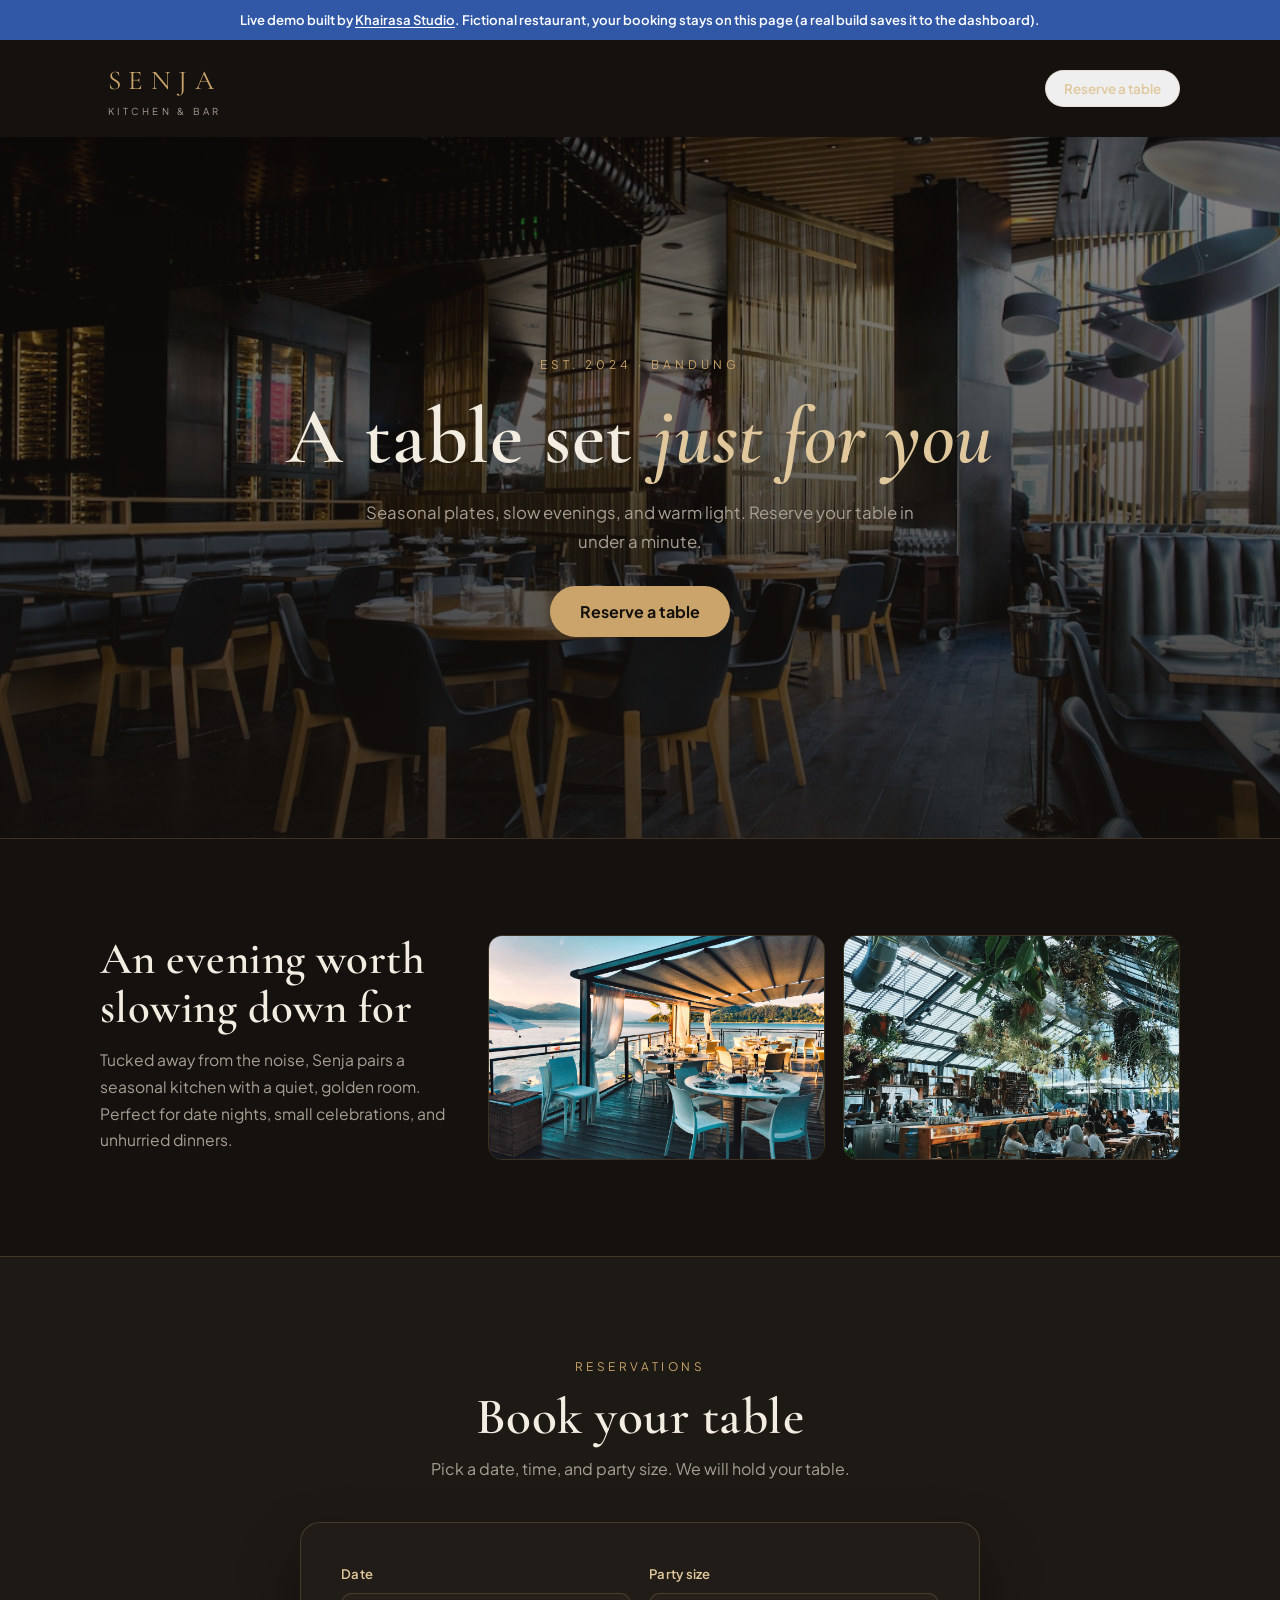
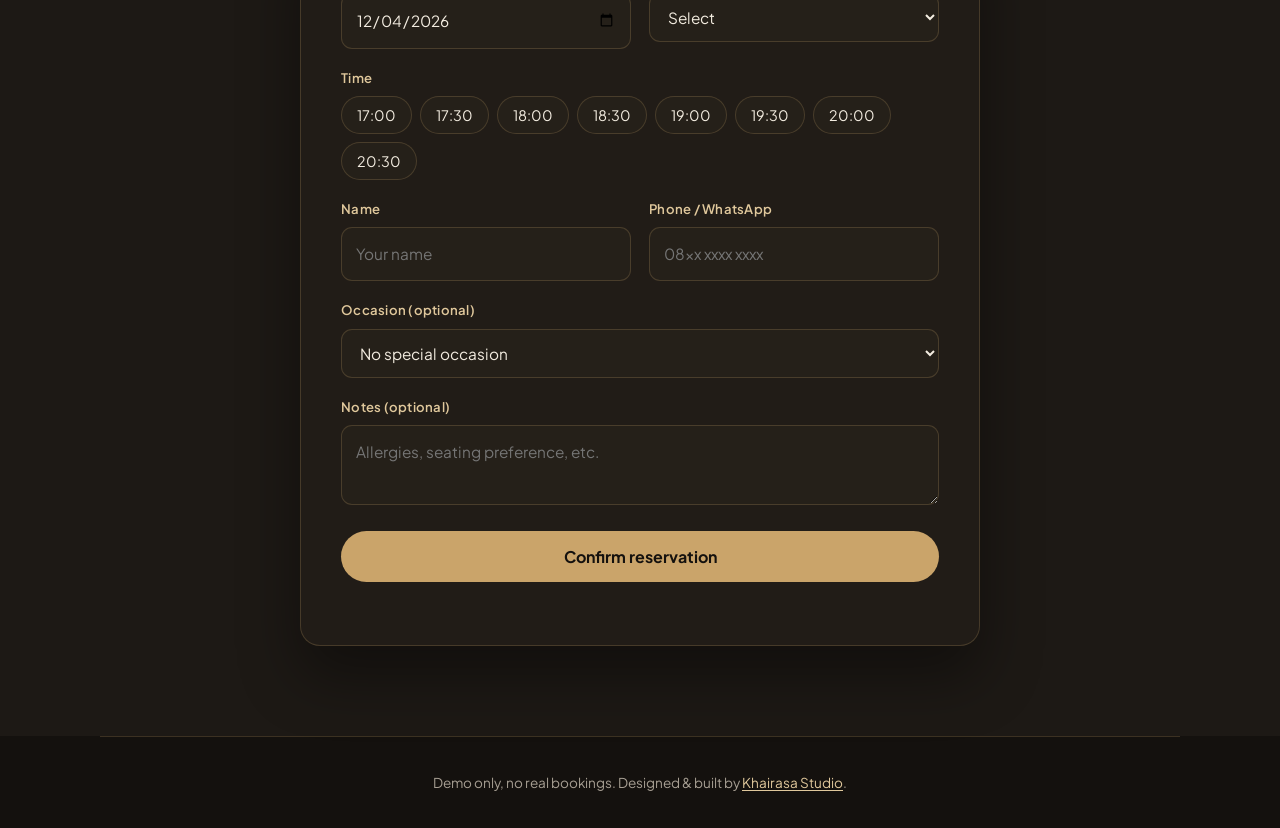
<file: demo/reservasi-resto/index.html>
<!DOCTYPE html>
<html lang="en">
<head>
<meta charset="UTF-8" />
<meta name="viewport" content="width=device-width, initial-scale=1.0" />
<title>Senja Kitchen &amp; Bar | Reservation Demo</title>
<meta name="description" content="A live restaurant reservation demo built by Khairasa Studio. Pick a date, time, and party size, and the booking is recorded in the restaurant dashboard." />
<meta name="robots" content="noindex" />
<link rel="icon" href="../../assets/img/favicon-32.png" />
<link rel="preconnect" href="https://fonts.googleapis.com" />
<link rel="preconnect" href="https://fonts.gstatic.com" crossorigin />
<link href="https://fonts.googleapis.com/css2?family=Cormorant+Garamond:ital,wght@0,500;0,600;1,500&family=Plus+Jakarta+Sans:wght@400;500;600;700&display=swap" rel="stylesheet" />
<style>
  :root{
    --bg:#14110e; --panel:#1d1915; --panel-2:#252019; --card:#211c17;
    --gold:#caa46a; --gold-soft:#e0c89c; --cream:#f3ece0; --muted:#a79f93;
    --line:rgba(202,164,106,.22); --ok:#7bbf8f;
  }
  *{box-sizing:border-box;margin:0}
  body{font-family:"Plus Jakarta Sans",system-ui,sans-serif;background:var(--bg);color:var(--cream);line-height:1.7;-webkit-font-smoothing:antialiased}
  img{max-width:100%;display:block}
  a{color:inherit;text-decoration:none}
  h1,h2,h3{font-family:"Cormorant Garamond",Georgia,serif;font-weight:600;line-height:1.1;letter-spacing:.01em}
  .wrap{width:100%;max-width:1080px;margin:0 auto;padding-inline:clamp(18px,5vw,36px)}

  /* demo ribbon */
  .demobar{background:#3158A7;color:#fff;font-size:.82rem;text-align:center;padding:9px 16px;font-weight:600}
  .demobar a{color:#fff;text-decoration:underline;text-underline-offset:2px}

  /* nav */
  .topnav{display:flex;align-items:center;justify-content:space-between;padding:18px 0}
  .brand{font-family:"Cormorant Garamond",serif;font-size:1.7rem;letter-spacing:.28em;color:var(--gold);padding-left:.28em}
  .brand small{display:block;font-family:"Plus Jakarta Sans";font-size:.6rem;letter-spacing:.34em;color:var(--muted);margin-top:-2px;padding-left:.05em}
  .topnav .btn-mini{border:1px solid var(--line);padding:9px 18px;border-radius:999px;font-size:.84rem;font-weight:600;color:var(--gold-soft);transition:.2s}
  .topnav .btn-mini:hover{background:var(--gold);color:#14110e;border-color:var(--gold)}

  /* hero */
  .hero{position:relative;min-height:78vh;display:grid;place-items:center;text-align:center;overflow:hidden;border-bottom:1px solid var(--line)}
  .hero__bg{position:absolute;inset:0;background:linear-gradient(rgba(20,17,14,.5),rgba(20,17,14,.82)),url("../../assets/img/demo/resto/hero.jpg") center/cover;transform:scale(1.05)}
  .hero__in{position:relative;padding:90px 20px}
  .hero .eyebrow{letter-spacing:.34em;text-transform:uppercase;font-size:.74rem;color:var(--gold);margin-bottom:18px}
  .hero h1{font-size:clamp(2.6rem,7vw,5rem);color:var(--cream)}
  .hero h1 .ital{font-style:italic;color:var(--gold-soft)}
  .hero p{color:var(--muted);max-width:46ch;margin:18px auto 30px;font-size:1.05rem}
  .btn-gold{display:inline-flex;align-items:center;gap:10px;background:var(--gold);color:#14110e;font-weight:700;padding:15px 30px;border-radius:999px;font-size:1rem;transition:.25s;border:0;cursor:pointer}
  .btn-gold:hover{background:var(--gold-soft);transform:translateY(-2px)}

  /* ambiance strip */
  .amb{padding:clamp(56px,8vw,96px) 0}
  .amb__grid{display:grid;grid-template-columns:1.1fr 1fr 1fr;gap:18px;align-items:stretch}
  .amb__text h2{font-size:clamp(1.8rem,4vw,2.8rem);color:var(--cream)}
  .amb__text p{color:var(--muted);margin-top:14px;font-size:.98rem}
  .amb__grid img{width:100%;height:100%;min-height:220px;object-fit:cover;border-radius:14px;border:1px solid var(--line)}

  /* reservation */
  .resv{padding:clamp(40px,7vw,90px) 0;background:var(--panel);border-top:1px solid var(--line)}
  .resv__head{text-align:center;margin-bottom:40px}
  .resv__head .eyebrow{letter-spacing:.3em;text-transform:uppercase;font-size:.74rem;color:var(--gold);margin-bottom:12px}
  .resv__head h2{font-size:clamp(2rem,5vw,3.2rem);color:var(--cream)}
  .resv__head p{color:var(--muted);margin-top:10px}
  .card{max-width:680px;margin:0 auto;background:var(--card);border:1px solid var(--line);border-radius:20px;padding:clamp(26px,4vw,40px);box-shadow:0 30px 60px rgba(0,0,0,.4)}
  .grid2{display:grid;grid-template-columns:1fr 1fr;gap:18px}
  .field{display:flex;flex-direction:column;gap:7px;margin-bottom:18px}
  .field label{font-size:.82rem;font-weight:600;color:var(--gold-soft);letter-spacing:.02em}
  .field input,.field select,.field textarea{background:var(--panel-2);border:1px solid var(--line);border-radius:11px;padding:13px 14px;color:var(--cream);font:inherit;font-size:.96rem;transition:border-color .2s,box-shadow .2s}
  .field input:focus,.field select:focus,.field textarea:focus{outline:0;border-color:var(--gold);box-shadow:0 0 0 3px rgba(202,164,106,.15)}
  .field textarea{resize:vertical;min-height:74px}
  .slots{display:flex;flex-wrap:wrap;gap:8px}
  .slot{padding:9px 15px;border:1px solid var(--line);border-radius:999px;font-size:.9rem;background:var(--panel-2);color:var(--cream);cursor:pointer;transition:.15s}
  .slot:hover{border-color:var(--gold)}
  .slot.is-active{background:var(--gold);color:#14110e;border-color:var(--gold);font-weight:700}
  .resv .btn-gold{width:100%;justify-content:center;margin-top:8px}
  .err{color:#e79a8f;font-size:.84rem;margin-top:8px;min-height:1.1em}

  /* confirmation */
  .confirm{max-width:680px;margin:0 auto;background:var(--card);border:1px solid var(--ok);border-radius:20px;padding:clamp(26px,4vw,40px);text-align:center;box-shadow:0 30px 60px rgba(0,0,0,.4)}
  .confirm .check{width:64px;height:64px;border-radius:50%;background:rgba(123,191,143,.15);color:var(--ok);display:grid;place-items:center;margin:0 auto 18px;font-size:2rem}
  .confirm h2{color:var(--cream);font-size:2rem}
  .confirm .ref{font-family:"Cormorant Garamond",serif;font-size:1.6rem;color:var(--gold);letter-spacing:.08em;margin:6px 0 18px}
  .summary{text-align:left;background:var(--panel-2);border:1px solid var(--line);border-radius:14px;padding:18px 20px;margin:18px 0}
  .summary div{display:flex;justify-content:space-between;gap:16px;padding:7px 0;border-bottom:1px solid var(--line);font-size:.95rem}
  .summary div:last-child{border-bottom:0}
  .summary span:first-child{color:var(--muted)}
  .summary span:last-child{color:var(--cream);font-weight:600;text-align:right}
  .dash-note{font-size:.86rem;color:var(--muted);background:var(--panel-2);border:1px dashed var(--line);border-radius:12px;padding:14px 16px;margin-top:6px}
  .dash-note b{color:var(--gold-soft)}
  .linkback{display:inline-block;margin-top:22px;color:var(--gold);font-weight:600;border-bottom:1px solid var(--gold);padding-bottom:2px}

  footer{padding:34px 0;text-align:center;color:var(--muted);font-size:.85rem;border-top:1px solid var(--line)}
  footer a{color:var(--gold-soft);text-decoration:underline;text-underline-offset:2px}
  .hidden{display:none}
  button{font-family:inherit;color:inherit}
  .confirm{animation:popIn .45s cubic-bezier(.22,.61,.36,1)}
  @keyframes popIn{from{opacity:0;transform:translateY(14px) scale(.98)}to{opacity:1;transform:none}}
  @media(prefers-reduced-motion:reduce){.confirm{animation:none}}

  @media(max-width:780px){
    .amb__grid{grid-template-columns:1fr}
    .amb__grid img{min-height:200px}
    .grid2{grid-template-columns:1fr}
  }
</style>
</head>
<body>

<div class="demobar">Live demo built by <a href="../../">Khairasa Studio</a>. Fictional restaurant, your booking stays on this page (a real build saves it to the dashboard).</div>

<header class="wrap topnav">
  <div class="brand">SENJA<small>KITCHEN &amp; BAR</small></div>
  <button class="btn-mini" onclick="document.getElementById('book').scrollIntoView({behavior:'smooth'})">Reserve a table</button>
</header>

<section class="hero">
  <div class="hero__bg" aria-hidden="true"></div>
  <div class="hero__in wrap">
    <p class="eyebrow">Est. 2024 &middot; Bandung</p>
    <h1>A table set <span class="ital">just for you</span></h1>
    <p>Seasonal plates, slow evenings, and warm light. Reserve your table in under a minute.</p>
    <button class="btn-gold" onclick="document.getElementById('book').scrollIntoView({behavior:'smooth'})">Reserve a table</button>
  </div>
</section>

<section class="amb wrap">
  <div class="amb__grid">
    <div class="amb__text">
      <h2>An evening worth slowing down for</h2>
      <p>Tucked away from the noise, Senja pairs a seasonal kitchen with a quiet, golden room. Perfect for date nights, small celebrations, and unhurried dinners.</p>
    </div>
    <img src="../../assets/img/demo/resto/ambiance-1.jpg" alt="Dining room" loading="lazy" />
    <img src="../../assets/img/demo/resto/ambiance-2.jpg" alt="Terrace seating" loading="lazy" />
  </div>
</section>

<section class="resv" id="book">
  <div class="wrap">
    <div class="resv__head">
      <p class="eyebrow">Reservations</p>
      <h2>Book your table</h2>
      <p>Pick a date, time, and party size. We will hold your table.</p>
    </div>

    <!-- FORM -->
    <form class="card" id="resvForm" novalidate>
      <div class="grid2">
        <div class="field">
          <label for="date">Date</label>
          <input type="date" id="date" required />
        </div>
        <div class="field">
          <label for="party">Party size</label>
          <select id="party" required>
            <option value="">Select</option>
            <option>1 guest</option><option>2 guests</option><option>3 guests</option>
            <option>4 guests</option><option>5 guests</option><option>6 guests</option>
            <option>7 guests</option><option>8 guests</option><option>9+ guests (we will call)</option>
          </select>
        </div>
      </div>

      <div class="field">
        <label>Time</label>
        <div class="slots" id="slots">
          <button type="button" class="slot">17:00</button>
          <button type="button" class="slot">17:30</button>
          <button type="button" class="slot">18:00</button>
          <button type="button" class="slot">18:30</button>
          <button type="button" class="slot">19:00</button>
          <button type="button" class="slot">19:30</button>
          <button type="button" class="slot">20:00</button>
          <button type="button" class="slot">20:30</button>
        </div>
      </div>

      <div class="grid2">
        <div class="field">
          <label for="name">Name</label>
          <input type="text" id="name" placeholder="Your name" required />
        </div>
        <div class="field">
          <label for="phone">Phone / WhatsApp</label>
          <input type="tel" id="phone" placeholder="08xx xxxx xxxx" required />
        </div>
      </div>

      <div class="field">
        <label for="occasion">Occasion (optional)</label>
        <select id="occasion">
          <option value="">No special occasion</option>
          <option>Birthday</option><option>Anniversary</option>
          <option>Date night</option><option>Business dinner</option>
        </select>
      </div>

      <div class="field">
        <label for="notes">Notes (optional)</label>
        <textarea id="notes" placeholder="Allergies, seating preference, etc."></textarea>
      </div>

      <button type="submit" class="btn-gold">Confirm reservation</button>
      <p class="err" id="err"></p>
    </form>

    <!-- CONFIRMATION -->
    <div class="confirm hidden" id="confirm">
      <div class="check" aria-hidden="true">&#10003;</div>
      <h2>Reservation received</h2>
      <p class="ref" id="ref">SENJA-0000</p>
      <div class="summary" id="summary"></div>
      <p class="dash-note">In a real build, this booking lands instantly in the restaurant's <b>admin dashboard</b>, where staff confirm and manage tables. No data leaves this page in the demo.</p>
      <a class="linkback" href="../../">&larr; Back to Khairasa Studio</a>
    </div>
  </div>
</section>

<footer class="wrap">
  Demo only, no real bookings. Designed &amp; built by <a href="../../">Khairasa Studio</a>.
</footer>

<script>
(function(){
  var form=document.getElementById("resvForm"),
      confirm=document.getElementById("confirm"),
      err=document.getElementById("err"),
      dateEl=document.getElementById("date"),
      slots=document.getElementById("slots"),
      chosenTime="";

  // min date = today
  var t=new Date(); var iso=t.getFullYear()+"-"+String(t.getMonth()+1).padStart(2,"0")+"-"+String(t.getDate()).padStart(2,"0");
  dateEl.min=iso; dateEl.value=iso;

  slots.addEventListener("click",function(e){
    var b=e.target.closest(".slot"); if(!b) return;
    slots.querySelectorAll(".slot").forEach(function(s){s.classList.remove("is-active");});
    b.classList.add("is-active"); chosenTime=b.textContent;
  });

  function fmtDate(v){ try{return new Date(v+"T00:00:00").toLocaleDateString("en-GB",{weekday:"short",day:"numeric",month:"long",year:"numeric"});}catch(e){return v;} }

  form.addEventListener("submit",function(e){
    e.preventDefault();
    var name=document.getElementById("name").value.trim(),
        phone=document.getElementById("phone").value.trim(),
        party=document.getElementById("party").value,
        occ=document.getElementById("occasion").value;
    if(!dateEl.value||!party||!chosenTime||!name||!phone){
      err.textContent="Please fill the date, party size, time, name, and phone.";
      return;
    }
    err.textContent="";
    var ref="SENJA-"+Math.floor(1000+Math.random()*9000);
    document.getElementById("ref").textContent=ref;
    var rows=[["Name",name],["Date",fmtDate(dateEl.value)],["Time",chosenTime],["Party",party],["Phone",phone]];
    if(occ) rows.push(["Occasion",occ]);
    document.getElementById("summary").innerHTML=rows.map(function(r){
      return "<div><span>"+r[0]+"</span><span>"+r[1]+"</span></div>";
    }).join("");
    form.classList.add("hidden");
    confirm.classList.remove("hidden");
    confirm.scrollIntoView({behavior:"smooth",block:"center"});
  });
})();
</script>
</body>
</html>
</file>
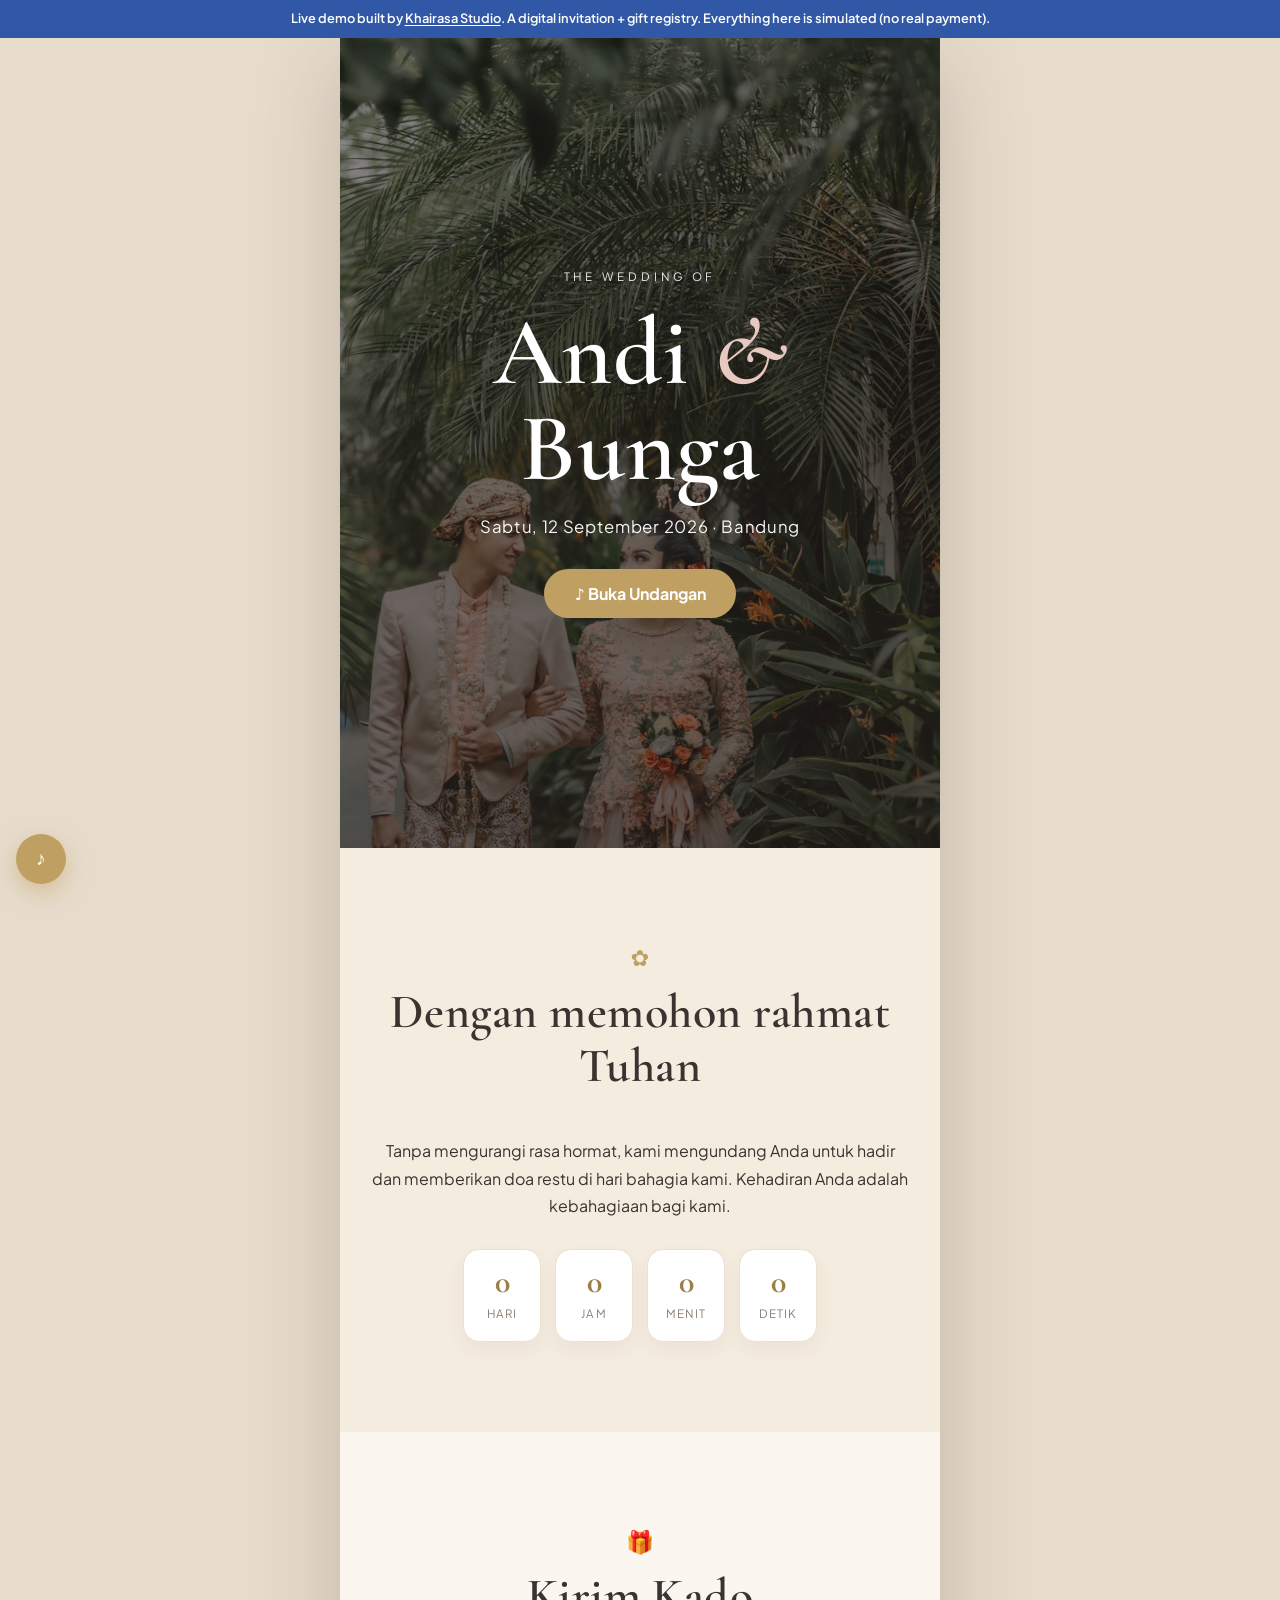
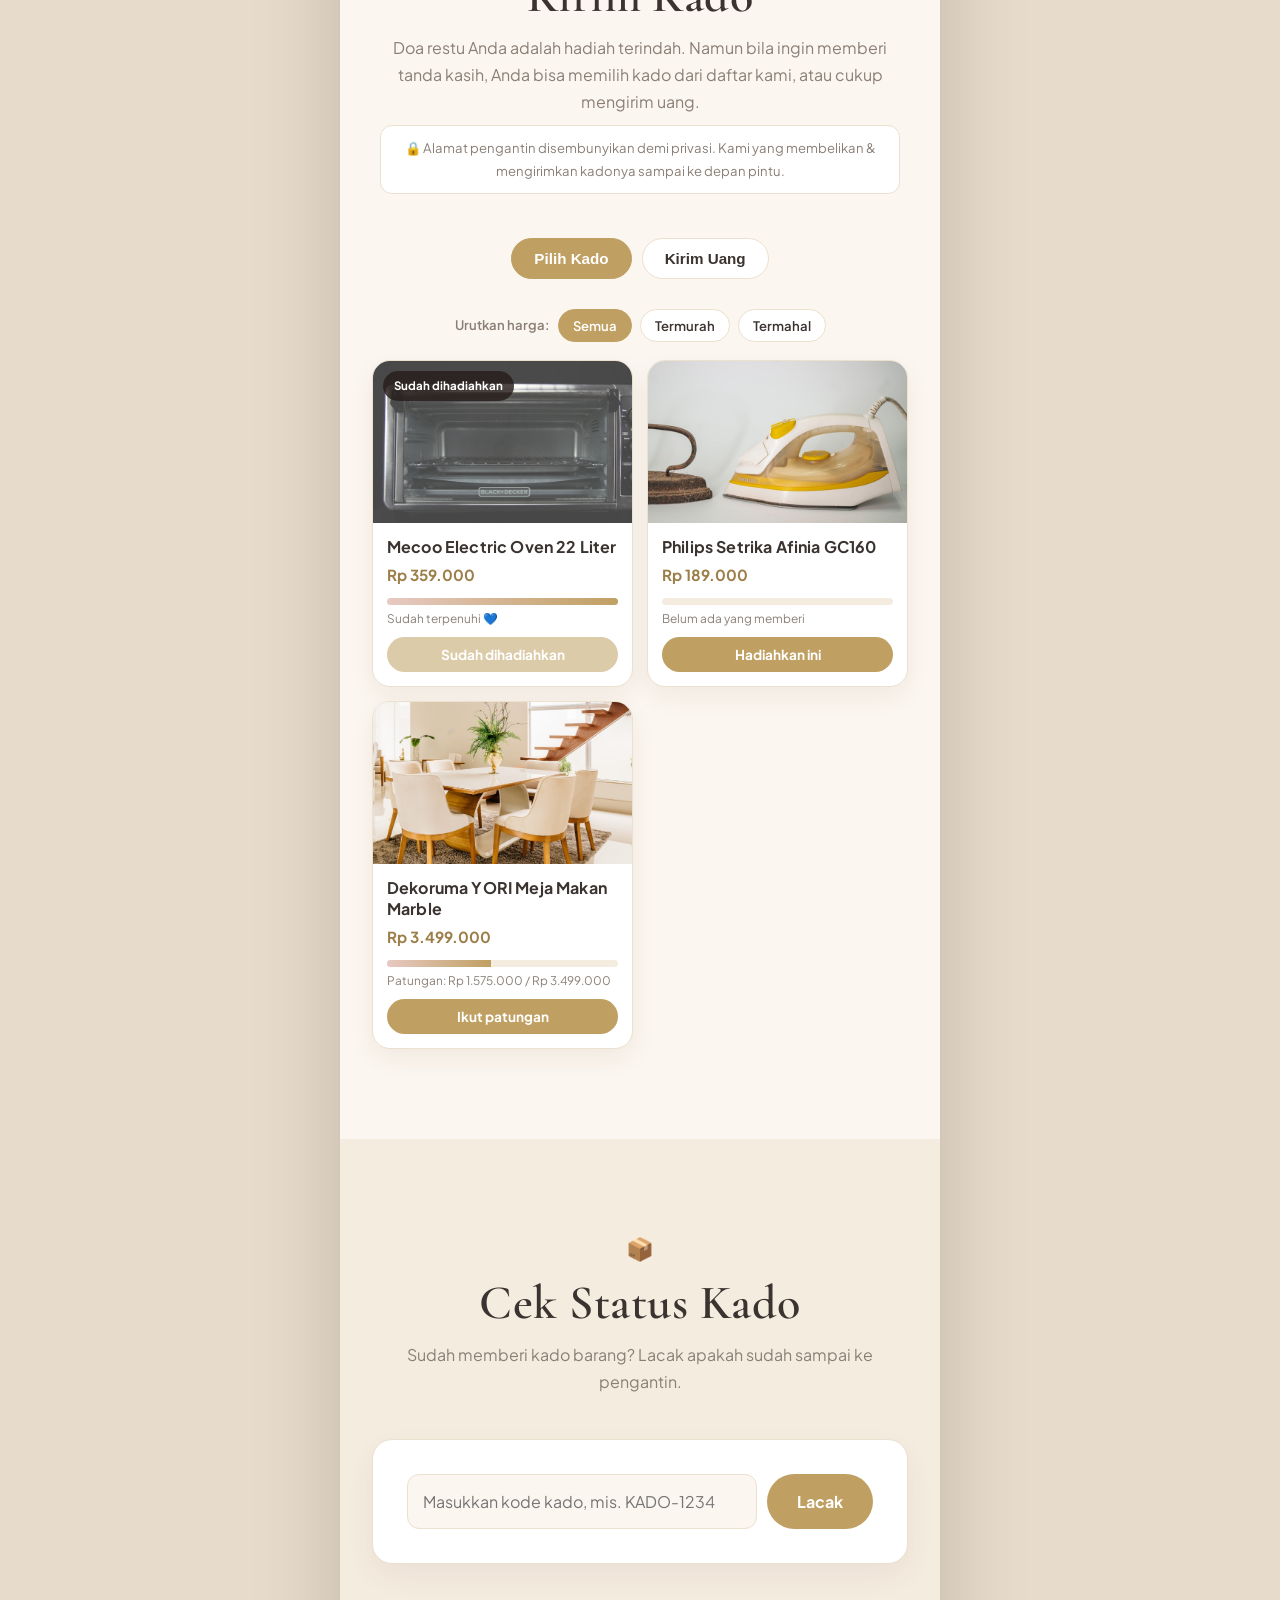
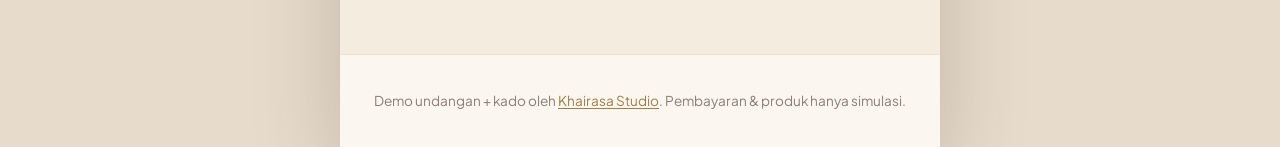
<file: demo/undangan/index.html>
<!DOCTYPE html>
<html lang="id">
<head>
<meta charset="UTF-8" />
<meta name="viewport" content="width=device-width, initial-scale=1.0" />
<title>Andi &amp; Bunga | Undangan &amp; Kado Demo</title>
<meta name="description" content="A digital wedding invitation + gift registry demo built by Khairasa Studio. Guests pick a gift or give cash, pay by QRIS/VA/transfer, and the couple can track gifts." />
<meta name="robots" content="noindex" />
<link rel="icon" href="../../assets/img/favicon-32.png" />
<link rel="preconnect" href="https://fonts.googleapis.com" />
<link rel="preconnect" href="https://fonts.gstatic.com" crossorigin />
<link href="https://fonts.googleapis.com/css2?family=Cormorant+Garamond:ital,wght@0,500;0,600;1,500;1,600&family=Plus+Jakarta+Sans:wght@400;500;600;700&display=swap" rel="stylesheet" />
<style>
  :root{
    --bg:#fbf6ef; --panel:#f5ece0; --card:#ffffff;
    --blush:#e7c9c2; --gold:#c0a062; --gold-deep:#9c7f48; --rose:#b07c74;
    --ink:#3b3330; --muted:#8a7f76; --line:#ece0cf; --ok:#5fa372;
  }
  *{box-sizing:border-box;margin:0}
  body{font-family:"Plus Jakarta Sans",system-ui,sans-serif;background:#e7dccc;color:var(--ink);line-height:1.7;-webkit-font-smoothing:antialiased}
  /* undangan sits in a centered phone-width frame on desktop (the convention) */
  .invite{max-width:600px;margin:0 auto;background:var(--bg);box-shadow:0 26px 80px rgba(60,40,30,.22);overflow:hidden;position:relative}
  img{max-width:100%;display:block}
  a{color:inherit;text-decoration:none}
  h1,h2,h3{font-family:"Cormorant Garamond",Georgia,serif;font-weight:600;line-height:1.12;letter-spacing:.01em}
  .wrap{width:100%;max-width:960px;margin:0 auto;padding-inline:clamp(18px,5vw,32px)}
  .script{font-family:"Cormorant Garamond",serif;font-style:italic}

  .demobar{position:relative;z-index:60;background:#3158A7;color:#fff;font-size:.8rem;text-align:center;padding:8px 16px;font-weight:600}
  .demobar a{color:#fff;text-decoration:underline;text-underline-offset:2px}

  /* cover */
  .cover{position:relative;min-height:90vh;display:grid;place-items:center;text-align:center;overflow:hidden}
  .cover__bg{position:absolute;inset:0;background:linear-gradient(rgba(40,30,28,.45),rgba(40,30,28,.65)),url("../../assets/img/wedding/reel-2.jpg") center/cover}
  .cover__in{position:relative;color:#fff;padding:60px 24px;animation:coverIn 1.1s ease both}
  @keyframes coverIn{from{opacity:0;transform:translateY(18px)}to{opacity:1;transform:none}}
  .cover .eyebrow{letter-spacing:.34em;text-transform:uppercase;font-size:.72rem;margin-bottom:18px;opacity:.9}
  .cover h1{font-size:clamp(3rem,11vw,6rem);line-height:1}
  .cover .amp{font-style:italic;color:var(--blush)}
  .cover__date{margin:16px 0 28px;font-size:1.05rem;letter-spacing:.04em;opacity:.95}
  .btn-gold{display:inline-flex;align-items:center;gap:9px;background:var(--gold);color:#fff;font-weight:700;padding:14px 30px;border-radius:999px;font-size:1rem;border:0;cursor:pointer;transition:.25s;font-family:inherit}
  .btn-gold:hover{background:var(--gold-deep);transform:translateY(-2px)}

  section{padding:clamp(50px,8vw,90px) 0}
  .sec-head{text-align:center;max-width:620px;margin:0 auto clamp(28px,4vw,44px)}
  .sec-head .orn{color:var(--gold);font-size:1.4rem;margin-bottom:10px}
  .sec-head h2{font-size:clamp(2rem,5vw,3rem)}
  .sec-head p{color:var(--muted);margin-top:10px}

  /* intro / countdown */
  .intro{background:var(--panel);text-align:center}
  .intro p{max-width:54ch;margin:0 auto;color:var(--ink)}
  .countdown{display:flex;justify-content:center;gap:14px;margin-top:30px;flex-wrap:wrap}
  .cd{background:var(--card);border:1px solid var(--line);border-radius:16px;padding:16px 10px;min-width:78px;box-shadow:0 8px 20px rgba(60,40,30,.05)}
  .cd b{display:block;font-family:"Cormorant Garamond",serif;font-size:2rem;color:var(--gold-deep);line-height:1}
  .cd span{font-size:.72rem;text-transform:uppercase;letter-spacing:.1em;color:var(--muted)}

  /* registry */
  .tabs{display:flex;justify-content:center;gap:10px;margin-bottom:30px}
  .tab{padding:11px 22px;border:1.5px solid var(--line);border-radius:999px;background:var(--card);font-weight:700;font-size:.95rem;color:var(--ink);cursor:pointer;transition:.18s}
  .tab.is-active{background:var(--gold);color:#fff;border-color:var(--gold)}
  .giftbar{display:flex;align-items:center;gap:8px;flex-wrap:wrap;justify-content:center;margin-bottom:18px}
  .giftbar span{font-size:.82rem;color:var(--muted);font-weight:600}
  .sortbtn{padding:7px 14px;border:1.5px solid var(--line);border-radius:999px;background:var(--card);color:var(--ink);font-weight:600;font-size:.82rem;cursor:pointer;font-family:inherit;transition:.15s}
  .sortbtn.is-active{background:var(--gold);color:#fff;border-color:var(--gold)}
  .gift-grid{display:grid;grid-template-columns:repeat(2,1fr);gap:14px}
  .gift{background:var(--card);border:1px solid var(--line);border-radius:18px;overflow:hidden;box-shadow:0 10px 26px rgba(60,40,30,.06);display:flex;flex-direction:column}
  .gift img{width:100%;aspect-ratio:16/10;object-fit:cover;background:#f2ece2}
  .gift__b{padding:14px;display:flex;flex-direction:column;flex:1}
  .gift__b h3{font-size:1rem;font-family:"Plus Jakarta Sans";font-weight:700;line-height:1.3}
  .gift__price{color:var(--gold-deep);font-weight:700;font-size:.95rem;margin:4px 0 10px}
  .bar{height:7px;border-radius:999px;background:var(--panel);overflow:hidden;margin-bottom:6px}
  .bar i{display:block;height:100%;background:linear-gradient(90deg,var(--blush),var(--gold))}
  .gift__meta{font-size:.74rem;color:var(--muted);margin-bottom:10px;line-height:1.4}
  .gift{position:relative}
  .gift__badge{position:absolute;top:10px;left:10px;z-index:2;background:rgba(40,30,28,.82);color:#fff;font-size:.72rem;font-weight:700;padding:5px 11px;border-radius:999px}
  .gift--done img{filter:grayscale(.35) opacity(.72)}
  .gift--done .btn-gold{opacity:.55}
  .priv{font-size:.82rem;color:var(--muted);background:var(--card);border:1px solid var(--line);border-radius:12px;padding:11px 14px;max-width:520px;margin:14px auto 0;text-align:center}
  .gift .btn-gold{width:100%;justify-content:center;margin-top:auto;padding:9px;font-size:.85rem}
  .gift.is-done .btn-gold{background:var(--ok);pointer-events:none}

  .cashbox{max-width:520px;margin:0 auto;background:var(--card);border:1px solid var(--line);border-radius:20px;padding:clamp(24px,4vw,36px);text-align:center;box-shadow:0 12px 30px rgba(60,40,30,.07)}
  .cashbox h3{font-size:1.6rem}
  .amts{display:grid;grid-template-columns:repeat(2,1fr);gap:10px;max-width:300px;margin:18px auto}
  .amt{padding:11px 14px;border:1.5px solid var(--line);border-radius:999px;background:var(--panel);color:var(--ink);cursor:pointer;font-weight:700;font-family:inherit;transition:.15s}
  .amt:hover,.amt.is-active{background:var(--gold);color:#fff;border-color:var(--gold)}
  .hidden{display:none}
  .reveal{opacity:0;transform:translateY(22px);transition:opacity .7s ease,transform .7s ease}
  .reveal.in{opacity:1;transform:none}
  @media(prefers-reduced-motion:reduce){.reveal{opacity:1;transform:none;transition:none}.cover__in{animation:none}.music.spin{animation:none}}

  /* tracking */
  .track{background:var(--panel)}
  .trackbox{max-width:560px;margin:0 auto;background:var(--card);border:1px solid var(--line);border-radius:20px;padding:clamp(24px,4vw,34px);box-shadow:0 12px 30px rgba(60,40,30,.06)}
  .trackrow{display:flex;gap:10px;flex-wrap:wrap}
  .trackrow input{flex:1;min-width:180px;background:var(--bg);border:1.5px solid var(--line);border-radius:12px;padding:13px 15px;font:inherit;color:var(--ink)}
  .trackrow input:focus{outline:0;border-color:var(--gold)}
  .timeline{margin-top:24px;display:none}
  .timeline.show{display:block}
  .step{display:flex;gap:14px;padding-bottom:18px;position:relative}
  .step:not(:last-child)::before{content:"";position:absolute;left:11px;top:26px;bottom:0;width:2px;background:var(--line)}
  .step .dot{width:24px;height:24px;border-radius:50%;background:var(--line);color:#fff;display:grid;place-items:center;font-size:.8rem;flex:none;z-index:1}
  .step.done .dot{background:var(--ok)}
  .step.current .dot{background:var(--gold)}
  .step b{font-family:"Plus Jakarta Sans";font-size:.98rem}
  .step span{display:block;color:var(--muted);font-size:.86rem}

  /* modal */
  .modal{position:fixed;inset:0;z-index:80;background:rgba(40,30,28,.55);backdrop-filter:blur(3px);display:flex;align-items:center;justify-content:center;padding:20px;opacity:0;visibility:hidden;transition:opacity .3s ease,visibility .3s ease}
  .modal.open{opacity:1;visibility:visible}
  .modal__card{background:var(--card);border-radius:22px;max-width:460px;width:100%;padding:clamp(24px,4vw,34px);max-height:90vh;overflow:auto;box-shadow:0 30px 70px rgba(40,30,28,.4);transform:translateY(26px) scale(.95);transition:transform .42s cubic-bezier(.22,.61,.36,1)}
  .modal.open .modal__card{transform:none}
  .modal__card h3{font-size:1.6rem}
  .modal__sub{color:var(--muted);font-size:.92rem;margin-bottom:18px}
  .field{display:flex;flex-direction:column;gap:6px;margin-bottom:14px}
  .field label{font-size:.82rem;font-weight:700}
  .field input,.field textarea{background:var(--bg);border:1.5px solid var(--line);border-radius:12px;padding:12px 14px;font:inherit;color:var(--ink)}
  .field input:focus,.field textarea:focus{outline:0;border-color:var(--gold)}
  .field textarea{resize:none;min-height:64px;overflow:hidden}
  .pays{display:flex;flex-wrap:wrap;gap:8px;margin-bottom:8px}
  .pay{padding:9px 15px;border:1.5px solid var(--line);border-radius:10px;background:var(--bg);color:var(--ink);cursor:pointer;font-weight:600;font-size:.9rem;font-family:inherit;transition:.15s}
  .pay.is-active{border-color:var(--gold);background:#fbf2e2;color:var(--gold-deep)}
  .qris{margin:14px 0;text-align:center;display:none}
  .qris.show{display:block}
  .qris__box{width:170px;height:170px;margin:0 auto 8px;border-radius:14px;background:
    repeating-linear-gradient(0deg,#2b2b2b 0 8px,transparent 8px 16px),
    repeating-linear-gradient(90deg,#2b2b2b 0 8px,transparent 8px 16px);
    background-color:#fff;border:6px solid #fff;box-shadow:0 0 0 1px var(--line);opacity:.85}
  .qris small{color:var(--muted)}
  .modal .btn-gold{width:100%;justify-content:center;margin-top:8px}
  .modal__close{float:right;font-size:1.4rem;color:var(--muted);cursor:pointer;line-height:1;border:0;background:none}
  .modal__ok{text-align:center}
  .modal__ok .chk{width:60px;height:60px;border-radius:50%;background:rgba(95,163,114,.14);color:var(--ok);display:grid;place-items:center;font-size:1.8rem;margin:0 auto 14px}
  .modal__note{font-size:.82rem;color:var(--muted);background:var(--panel);border-radius:12px;padding:12px 14px;margin-top:6px}

  /* music */
  .music{position:fixed;left:16px;bottom:16px;z-index:70;width:50px;height:50px;border-radius:50%;background:var(--gold);color:#fff;border:0;cursor:pointer;display:grid;place-items:center;box-shadow:0 8px 22px rgba(192,160,98,.5);font-size:1.2rem}
  .music.spin{animation:spin 4s linear infinite}
  @keyframes spin{to{transform:rotate(360deg)}}

  footer{padding:34px 0;text-align:center;color:var(--muted);font-size:.85rem;border-top:1px solid var(--line)}
  footer a{color:var(--gold-deep);text-decoration:underline;text-underline-offset:2px}

  @media(max-width:420px){.gift__b{padding:11px}.gift__b h3{font-size:.92rem}.gift .btn-gold{font-size:.8rem}}
</style>
</head>
<body>

<div class="demobar">Live demo built by <a href="../../">Khairasa Studio</a>. A digital invitation + gift registry. Everything here is simulated (no real payment).</div>

<audio id="bgm" loop preload="none" src="../../assets/audio/song.mp3"></audio>

<div class="invite">
<!-- COVER -->
<section class="cover">
  <div class="cover__bg" aria-hidden="true"></div>
  <div class="cover__in">
    <p class="eyebrow">The Wedding Of</p>
    <h1>Andi <span class="amp">&amp;</span> Bunga</h1>
    <p class="cover__date">Sabtu, 12 September 2026 &middot; Bandung</p>
    <button class="btn-gold" id="openBtn">&#9834; Buka Undangan</button>
  </div>
</section>

<main id="content">

<!-- INTRO -->
<section class="intro">
  <div class="wrap">
    <div class="sec-head"><div class="orn" aria-hidden="true">&#10047;</div><h2>Dengan memohon rahmat Tuhan</h2></div>
    <p>Tanpa mengurangi rasa hormat, kami mengundang Anda untuk hadir dan memberikan doa restu di hari bahagia kami. Kehadiran Anda adalah kebahagiaan bagi kami.</p>
    <div class="countdown" id="countdown" aria-label="Hitung mundur">
      <div class="cd"><b id="cd-d">0</b><span>Hari</span></div>
      <div class="cd"><b id="cd-h">0</b><span>Jam</span></div>
      <div class="cd"><b id="cd-m">0</b><span>Menit</span></div>
      <div class="cd"><b id="cd-s">0</b><span>Detik</span></div>
    </div>
  </div>
</section>

<!-- GIFT REGISTRY -->
<section class="registry">
  <div class="wrap">
    <div class="sec-head">
      <div class="orn" aria-hidden="true">&#127873;</div>
      <h2>Kirim Kado</h2>
      <p>Doa restu Anda adalah hadiah terindah. Namun bila ingin memberi tanda kasih, Anda bisa memilih kado dari daftar kami, atau cukup mengirim uang.</p>
      <p class="priv">&#128274; Alamat pengantin disembunyikan demi privasi. Kami yang membelikan &amp; mengirimkan kadonya sampai ke depan pintu.</p>
    </div>

    <div class="tabs">
      <button class="tab is-active" data-tab="gift">Pilih Kado</button>
      <button class="tab" data-tab="cash">Kirim Uang</button>
    </div>

    <!-- GIFT ITEMS -->
    <div id="tab-gift">
      <div class="giftbar">
        <span>Urutkan harga:</span>
        <button class="sortbtn is-active" data-sort="default">Semua</button>
        <button class="sortbtn" data-sort="low">Termurah</button>
        <button class="sortbtn" data-sort="high">Termahal</button>
      </div>
      <div class="gift-grid" id="giftGrid">
        <article class="gift gift--done" data-price="359000">
          <span class="gift__badge">Sudah dihadiahkan</span>
          <img src="../../assets/img/demo/undangan/oven.jpg" alt="Oven listrik" loading="lazy" />
          <div class="gift__b">
            <h3>Mecoo Electric Oven 22 Liter</h3>
            <p class="gift__price">Rp 359.000</p>
            <div class="bar"><i style="width:100%"></i></div>
            <p class="gift__meta">Sudah terpenuhi &#128153;</p>
            <button class="btn-gold" disabled>Sudah dihadiahkan</button>
          </div>
        </article>
        <article class="gift" data-price="189000">
          <img src="../../assets/img/demo/undangan/iron.jpg" alt="Setrika Philips" loading="lazy" />
          <div class="gift__b">
            <h3>Philips Setrika Afinia GC160</h3>
            <p class="gift__price">Rp 189.000</p>
            <div class="bar"><i style="width:0%"></i></div>
            <p class="gift__meta">Belum ada yang memberi</p>
            <button class="btn-gold" data-gift="Philips Setrika Afinia GC160" data-price="189.000">Hadiahkan ini</button>
          </div>
        </article>
        <article class="gift" data-price="3499000">
          <img src="../../assets/img/demo/undangan/table.jpg" alt="Meja makan marmer" loading="lazy" />
          <div class="gift__b">
            <h3>Dekoruma YORI Meja Makan Marble</h3>
            <p class="gift__price">Rp 3.499.000</p>
            <div class="bar"><i style="width:45%"></i></div>
            <p class="gift__meta">Patungan: Rp 1.575.000 / Rp 3.499.000</p>
            <button class="btn-gold" data-gift="Dekoruma YORI Meja Makan Marble" data-price="3.499.000">Ikut patungan</button>
          </div>
        </article>
      </div>
    </div>

    <!-- CASH -->
    <div id="tab-cash" class="hidden">
      <div class="cashbox">
        <h3>Kirim Uang (Amplop Digital)</h3>
        <p style="color:var(--muted);margin-top:6px">Pilih nominal, atau isi sendiri. Disertai ucapan untuk pengantin.</p>
        <div class="amts" id="amts">
          <button class="amt" data-amt="100.000">Rp 100rb</button>
          <button class="amt" data-amt="200.000">Rp 200rb</button>
          <button class="amt" data-amt="500.000">Rp 500rb</button>
          <button class="amt" data-amt="1.000.000">Rp 1jt</button>
        </div>
        <button class="btn-gold" id="cashBtn" style="width:100%;justify-content:center">Lanjut kirim uang</button>
      </div>
    </div>
  </div>
</section>

<!-- TRACKING -->
<section class="track">
  <div class="wrap">
    <div class="sec-head"><div class="orn" aria-hidden="true">&#128230;</div><h2>Cek Status Kado</h2><p>Sudah memberi kado barang? Lacak apakah sudah sampai ke pengantin.</p></div>
    <div class="trackbox">
      <div class="trackrow">
        <input type="text" id="trackInput" placeholder="Masukkan kode kado, mis. KADO-1234" />
        <button class="btn-gold" id="trackBtn">Lacak</button>
      </div>
      <div class="timeline" id="timeline">
        <div class="step done"><span class="dot">&#10003;</span><div><b>Pesanan diproses</b><span>Kado dikonfirmasi oleh Khairasa Studio</span></div></div>
        <div class="step done"><span class="dot">&#10003;</span><div><b>Kado dibeli</b><span>Dibelikan di Shopee oleh tim kami</span></div></div>
        <div class="step current"><span class="dot">&#8594;</span><div><b>Dalam pengiriman</b><span>Resi JNE: 0123456789 &middot; menuju alamat pengantin</span></div></div>
        <div class="step"><span class="dot"></span><div><b>Sampai ke pengantin</b><span>Belum sampai</span></div></div>
      </div>
    </div>
  </div>
</section>

</main>

<footer>
  Demo undangan + kado oleh <a href="../../">Khairasa Studio</a>. Pembayaran &amp; produk hanya simulasi.
</footer>
</div><!-- /.invite -->

<!-- MODAL -->
<div class="modal" id="modal">
  <div class="modal__card">
    <button class="modal__close" id="modalClose" aria-label="Tutup">&times;</button>
    <div id="modalForm">
      <h3 id="mTitle">Hadiahkan</h3>
      <p class="modal__sub" id="mSub"></p>
      <div class="field"><label for="mName">Nama Anda</label><input id="mName" placeholder="Nama pemberi" /></div>
      <div class="field" id="mAmtField" style="display:none"><label for="mAmt">Nominal (Rp)</label><input id="mAmt" inputmode="numeric" placeholder="mis. 200.000" /></div>
      <div class="field"><label for="mMsg">Ucapan untuk pengantin (opsional)</label><textarea id="mMsg" placeholder="Selamat menempuh hidup baru..."></textarea></div>
      <label style="font-size:.82rem;font-weight:700;display:block;margin-bottom:8px">Metode pembayaran</label>
      <div class="pays" id="pays">
        <button class="pay is-active" data-pay="QRIS">QRIS</button>
        <button class="pay" data-pay="Virtual Account">Virtual Account</button>
        <button class="pay" data-pay="Transfer Bank">Transfer Bank</button>
      </div>
      <div class="qris show" id="qris"><div class="qris__box" aria-hidden="true"></div><small>Scan untuk membayar (simulasi)</small></div>
      <button class="btn-gold" id="payBtn">Selesaikan pembayaran</button>
      <p class="err" id="mErr" style="color:var(--rose);font-size:.84rem;min-height:1.1em;margin-top:8px"></p>
    </div>
    <div id="modalOk" class="modal__ok hidden">
      <div class="chk" aria-hidden="true">&#10003;</div>
      <h3>Terima kasih, <span id="okName">Sahabat</span>!</h3>
      <p style="color:var(--muted);margin:8px 0" id="okMsg"></p>
      <div class="modal__note" id="okNote"></div>
      <button class="btn-gold" id="okClose" style="width:100%;justify-content:center;margin-top:16px">Tutup</button>
    </div>
  </div>
</div>

<!-- MUSIC -->
<button class="music" id="music" aria-label="Putar musik">&#9834;</button>

<script>
(function(){
  var bgm=document.getElementById("bgm"), music=document.getElementById("music");
  // open invitation: scroll + play music (counts as user interaction so autoplay is allowed)
  document.getElementById("openBtn").addEventListener("click",function(){
    document.getElementById("content").scrollIntoView({behavior:"smooth"});
    playMusic();
  });
  function playMusic(){ if(!bgm.src) return; bgm.play().then(function(){ music.classList.add("spin"); }).catch(function(){}); }
  music.addEventListener("click",function(){
    if(bgm.paused){ playMusic(); } else { bgm.pause(); music.classList.remove("spin"); }
  });

  // countdown to 2026-09-12
  var target=new Date("2026-09-12T08:00:00+07:00").getTime();
  function tick(){
    var now=Date.now(), d=Math.max(0,target-now);
    var dd=Math.floor(d/864e5), hh=Math.floor(d%864e5/36e5), mm=Math.floor(d%36e5/6e4), ss=Math.floor(d%6e4/1e3);
    document.getElementById("cd-d").textContent=dd;
    document.getElementById("cd-h").textContent=hh;
    document.getElementById("cd-m").textContent=mm;
    document.getElementById("cd-s").textContent=ss;
  }
  tick(); setInterval(tick,1000);

  // tabs
  document.querySelectorAll(".tab").forEach(function(t){
    t.addEventListener("click",function(){
      document.querySelectorAll(".tab").forEach(function(x){x.classList.remove("is-active");});
      t.classList.add("is-active");
      var isGift=t.getAttribute("data-tab")==="gift";
      document.getElementById("tab-gift").classList.toggle("hidden",!isGift);
      document.getElementById("tab-cash").classList.toggle("hidden",isGift);
    });
  });

  // modal
  var modal=document.getElementById("modal"), mForm=document.getElementById("modalForm"), mOk=document.getElementById("modalOk");
  var mTitle=document.getElementById("mTitle"), mSub=document.getElementById("mSub"), mAmtField=document.getElementById("mAmtField"), mErr=document.getElementById("mErr");
  var mode="gift", chosenPay="QRIS";
  function openModal(opts){
    mForm.classList.remove("hidden"); mOk.classList.add("hidden");
    mErr.textContent=""; document.getElementById("mName").value=""; document.getElementById("mMsg").value=""; document.getElementById("mAmt").value="";
    mTitle.textContent=opts.title; mSub.textContent=opts.sub;
    mAmtField.style.display = opts.cash ? "flex" : "none";
    if(opts.amt) document.getElementById("mAmt").value=opts.amt;
    mode=opts.cash?"cash":"gift";
    modal.classList.add("open");
  }
  function closeModal(){ modal.classList.remove("open"); }
  document.getElementById("modalClose").addEventListener("click",closeModal);
  document.getElementById("okClose").addEventListener("click",closeModal);
  modal.addEventListener("click",function(e){ if(e.target===modal) closeModal(); });

  // gift buttons
  document.querySelectorAll("[data-gift]").forEach(function(b){
    b.addEventListener("click",function(){
      openModal({ title:"Hadiahkan: "+b.getAttribute("data-gift"), sub:"Harga Rp "+b.getAttribute("data-price")+". Kami yang membelikan & mengirim ke pengantin.", cash:false });
    });
  });
  // sort gifts by price
  var giftGrid=document.getElementById("giftGrid");
  if(giftGrid){
    var original=Array.prototype.slice.call(giftGrid.children);
    document.querySelectorAll(".sortbtn").forEach(function(b){
      b.addEventListener("click",function(){
        document.querySelectorAll(".sortbtn").forEach(function(x){x.classList.remove("is-active");});
        b.classList.add("is-active");
        var s=b.getAttribute("data-sort"), arr=original.slice();
        if(s==="low") arr.sort(function(a,c){return (+a.getAttribute("data-price"))-(+c.getAttribute("data-price"));});
        else if(s==="high") arr.sort(function(a,c){return (+c.getAttribute("data-price"))-(+a.getAttribute("data-price"));});
        arr.forEach(function(el){giftGrid.appendChild(el);});
      });
    });
  }

  // cash amount chips
  var chosenAmt="";
  document.querySelectorAll(".amt").forEach(function(a){
    a.addEventListener("click",function(){
      document.querySelectorAll(".amt").forEach(function(x){x.classList.remove("is-active");});
      a.classList.add("is-active"); chosenAmt=a.getAttribute("data-amt");
    });
  });
  document.getElementById("cashBtn").addEventListener("click",function(){
    openModal({ title:"Kirim Uang", sub:"Amplop digital untuk pengantin.", cash:true, amt:chosenAmt });
  });

  // payment method
  var qris=document.getElementById("qris");
  document.querySelectorAll(".pay").forEach(function(p){
    p.addEventListener("click",function(){
      document.querySelectorAll(".pay").forEach(function(x){x.classList.remove("is-active");});
      p.classList.add("is-active"); chosenPay=p.getAttribute("data-pay");
      qris.classList.toggle("show",chosenPay==="QRIS");
    });
  });

  // pay submit
  document.getElementById("payBtn").addEventListener("click",function(){
    var name=document.getElementById("mName").value.trim();
    if(!name){ mErr.textContent="Mohon isi nama Anda."; return; }
    if(mode==="cash" && !document.getElementById("mAmt").value.trim()){ mErr.textContent="Mohon isi nominal."; return; }
    var ref=(mode==="cash"?"AMPLOP-":"KADO-")+Math.floor(1000+Math.random()*9000);
    document.getElementById("okName").textContent=name;
    document.getElementById("okMsg").textContent = mode==="cash"
      ? "Amplop digital Anda diteruskan ke pengantin. Kode: "+ref
      : "Kado Anda akan kami belikan dan kirim ke pengantin. Kode: "+ref;
    document.getElementById("okNote").textContent = mode==="cash"
      ? "Di versi asli, uang masuk langsung ke rekening pengantin via "+chosenPay+". Ini hanya simulasi."
      : "Resi belum ada sekarang, ya. Kami belikan & kirim dulu (1 sampai 3 hari), lalu nomor resi muncul di Cek Status Kado dengan kode "+ref+". Pembayaran via "+chosenPay+" (simulasi).";
    mForm.classList.add("hidden"); mOk.classList.remove("hidden");
  });

  // tracking
  document.getElementById("trackBtn").addEventListener("click",function(){
    document.getElementById("timeline").classList.add("show");
  });
  document.getElementById("trackInput").addEventListener("keydown",function(e){ if(e.key==="Enter") document.getElementById("trackBtn").click(); });

  // textarea autogrow
  var ta=document.getElementById("mMsg");
  ta.addEventListener("input",function(){ ta.style.height="auto"; ta.style.height=ta.scrollHeight+"px"; });

  // reveal on scroll
  if("IntersectionObserver" in window){
    var io=new IntersectionObserver(function(es){ es.forEach(function(e){ if(e.isIntersecting){ e.target.classList.add("in"); io.unobserve(e.target); } }); },{threshold:.12,rootMargin:"0px 0px -6% 0px"});
    document.querySelectorAll(".sec-head, .gift, .cashbox, .trackbox, .countdown, .intro p").forEach(function(el){ el.classList.add("reveal"); io.observe(el); });
  }
})();
</script>
</body>
</html>
</file>
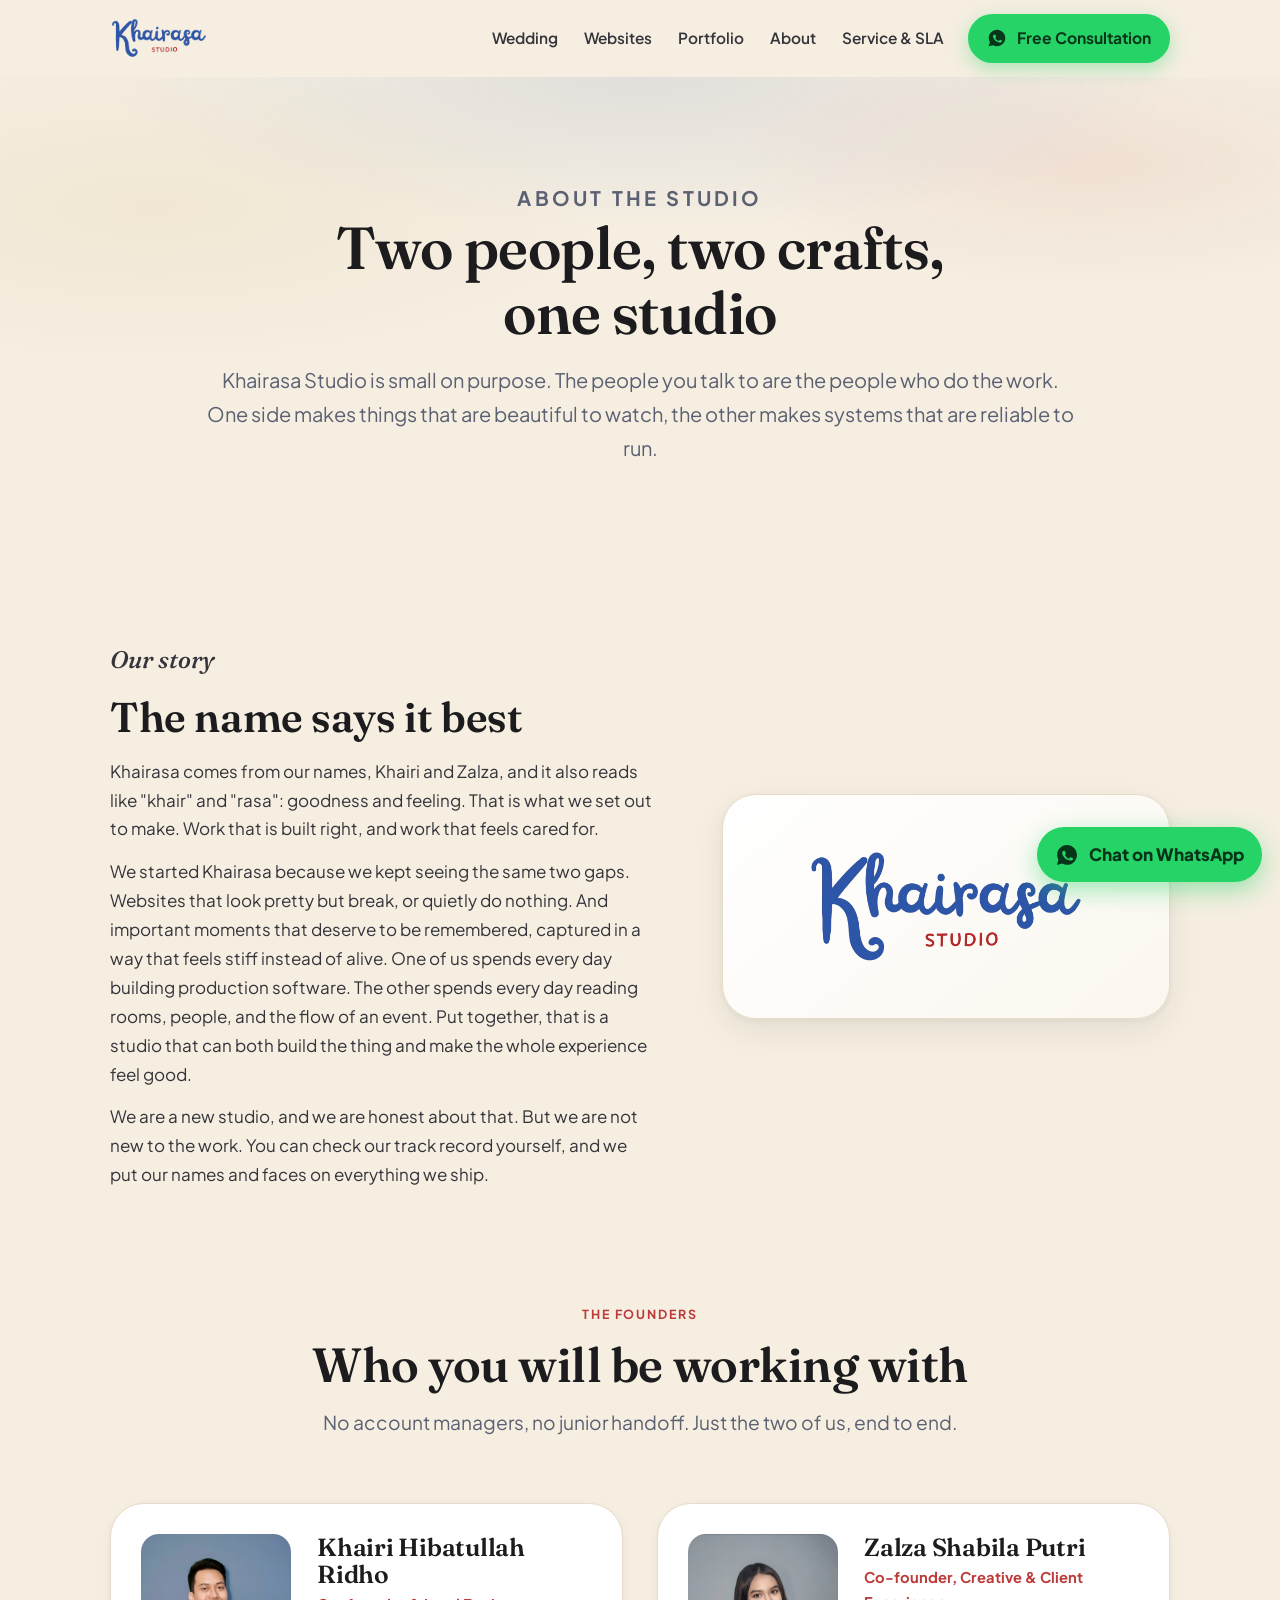
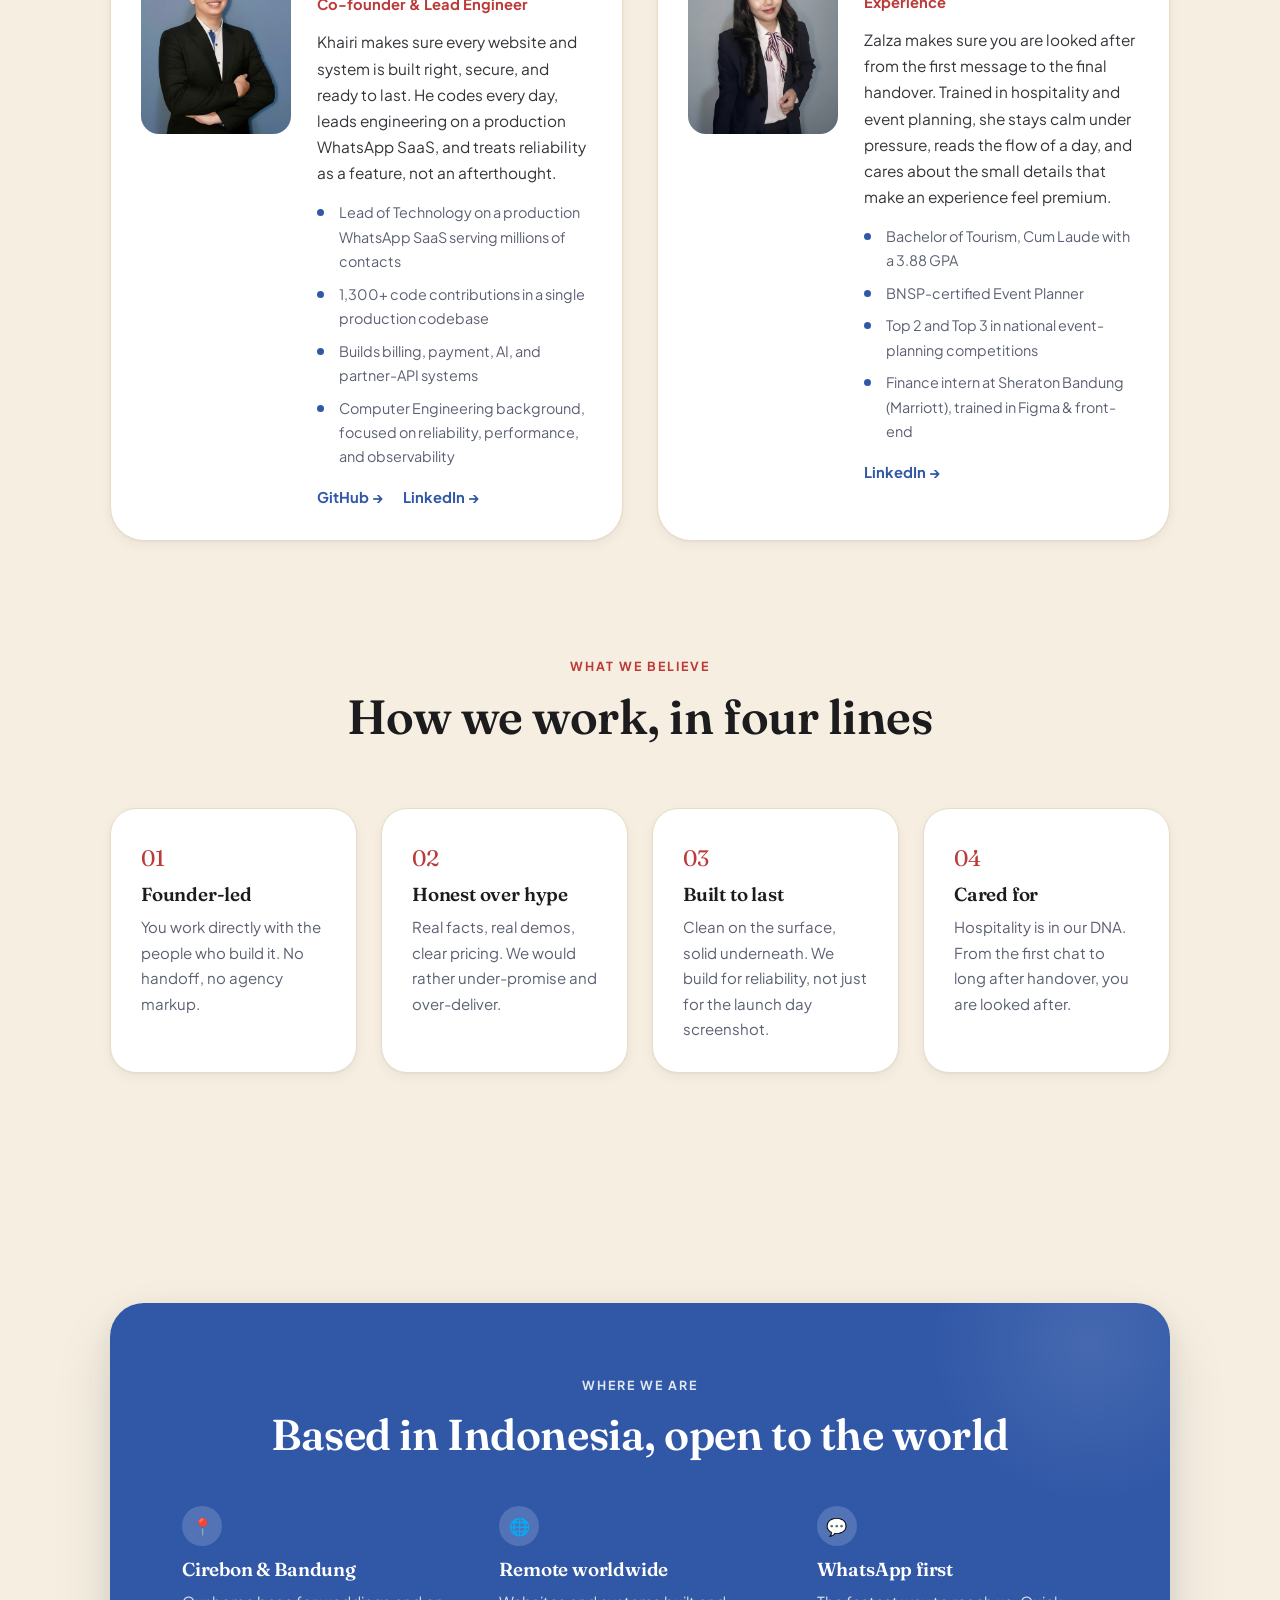
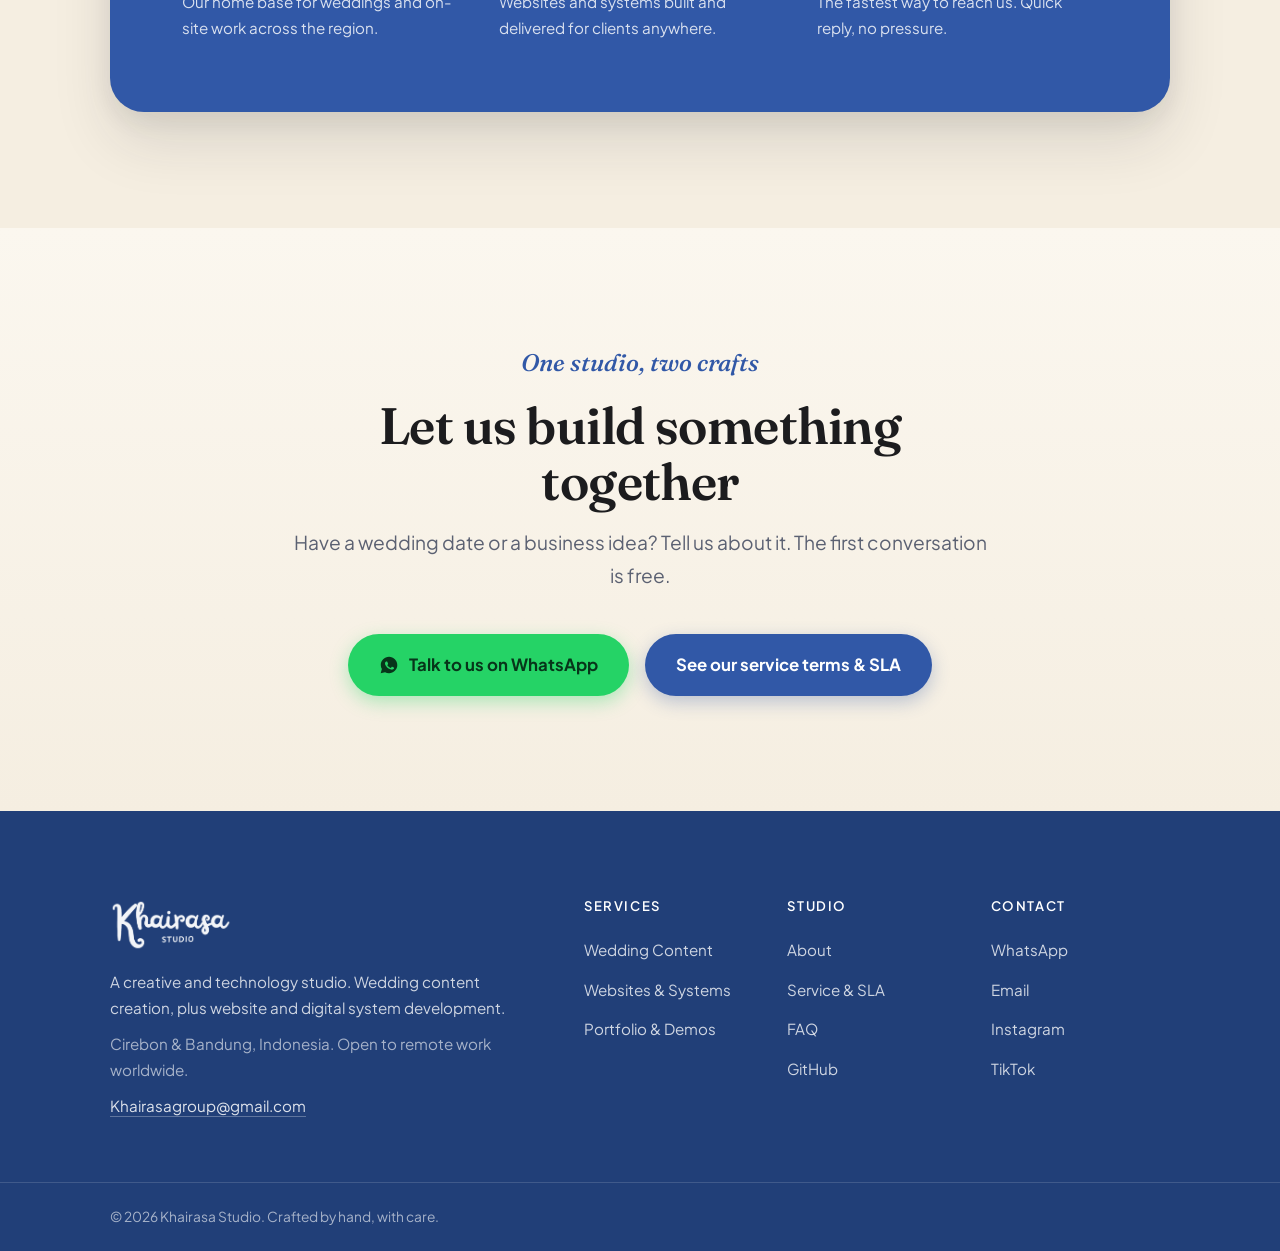
<file: about.html>
<!DOCTYPE html>
<html lang="en">
<head>
  <meta charset="UTF-8" />
  <meta name="viewport" content="width=device-width, initial-scale=1.0" />
  <title>About | Khairasa Studio</title>
  <meta name="description" content="Khairasa Studio is a two-founder creative and technology studio. Meet Khairi and Zalza, and the idea behind one studio, two crafts." />
  <meta name="theme-color" content="#3158A7" />
  <meta name="robots" content="index, follow" />
  <link rel="canonical" href="https://khairihr.github.io/khairasa-studio/about.html" />
  <meta property="og:type" content="website" />
  <meta property="og:url" content="https://khairihr.github.io/khairasa-studio/about.html" />
  <meta property="og:title" content="About | Khairasa Studio" />
  <meta property="og:description" content="Meet the two founders behind Khairasa Studio, and the idea behind one studio, two crafts." />
  <meta property="og:image" content="https://khairihr.github.io/khairasa-studio/assets/img/og-cover.png" />
  <meta name="twitter:card" content="summary_large_image" />
  <link rel="icon" type="image/png" sizes="32x32" href="assets/img/favicon-32.png" />
  <link rel="apple-touch-icon" href="assets/img/apple-touch-icon.png" />
  <link rel="manifest" href="site.webmanifest" />
  <link rel="preconnect" href="https://fonts.googleapis.com" />
  <link rel="preconnect" href="https://fonts.gstatic.com" crossorigin />
  <link href="https://fonts.googleapis.com/css2?family=Fraunces:ital,opsz,wght@0,9..144,400;0,9..144,500;0,9..144,600;0,9..144,700;1,9..144,400;1,9..144,500;1,9..144,600&family=Plus+Jakarta+Sans:wght@400;500;600;700;800&display=swap" rel="stylesheet" />
  <link rel="stylesheet" href="assets/css/styles.css" />
</head>
<body>
<a class="skip-link" href="#main">Skip to content</a>

<header class="nav" id="nav">
  <div class="container nav__inner">
    <a class="nav__brand" href="index.html" aria-label="Khairasa Studio, home">
      <img src="assets/img/logo.png" alt="Khairasa Studio" width="160" height="68" />
    </a>
    <nav class="nav__links" aria-label="Main navigation">
      <a href="index.html#wedding">Wedding</a>
      <a href="index.html#website">Websites</a>
      <a href="index.html#portfolio">Portfolio</a>
      <a href="about.html" aria-current="page">About</a>
      <a href="service.html">Service &amp; SLA</a>
    </nav>
    <a class="btn btn--wa nav__cta" href="https://wa.me/6285121525015" data-wa-text="Hi Khairasa Studio, I would like a free consultation.">
      <span class="ico-wa" aria-hidden="true"></span> Free Consultation
    </a>
    <button class="nav__toggle" id="navToggle" aria-label="Open menu" aria-expanded="false" aria-controls="mobileMenu">
      <span></span><span></span><span></span>
    </button>
  </div>
  <div class="mobile-menu" id="mobileMenu" hidden>
    <a href="index.html#wedding">Wedding Content</a>
    <a href="index.html#website">Websites &amp; Systems</a>
    <a href="index.html#portfolio">Portfolio</a>
    <a href="about.html">About</a>
    <a href="service.html">Service &amp; SLA</a>
    <a href="index.html#faq">FAQ</a>
    <a class="btn btn--wa" href="https://wa.me/6285121525015" data-wa-text="Hi Khairasa Studio, I would like a free consultation.">
      <span class="ico-wa" aria-hidden="true"></span> Free Consultation on WhatsApp
    </a>
  </div>
</header>

<main id="main">

<section class="subhero">
  <div class="hero__glow" aria-hidden="true"></div>
  <div class="container">
    <p class="eyebrow reveal">About the studio</p>
    <h1 class="reveal">Two people, two crafts, one studio</h1>
    <p class="reveal">
      Khairasa Studio is small on purpose. The people you talk to are the people who do the work.
      One side makes things that are beautiful to watch, the other makes systems that are reliable to run.
    </p>
  </div>
</section>

<section>
  <div class="container">
    <div class="story reveal">
      <div class="story__text">
        <p class="eyebrow eyebrow--script">Our story</p>
        <h2>The name says it best</h2>
        <p>
          Khairasa comes from our names, Khairi and Zalza, and it also reads like "khair" and "rasa": goodness and feeling.
          That is what we set out to make. Work that is built right, and work that feels cared for.
        </p>
        <p>
          We started Khairasa because we kept seeing the same two gaps. Websites that look pretty but break, or quietly do nothing.
          And important moments that deserve to be remembered, captured in a way that feels stiff instead of alive.
          One of us spends every day building production software. The other spends every day reading rooms, people, and the flow of an event.
          Put together, that is a studio that can both build the thing and make the whole experience feel good.
        </p>
        <p>
          We are a new studio, and we are honest about that. But we are not new to the work.
          You can check our track record yourself, and we put our names and faces on everything we ship.
        </p>
      </div>
      <div class="story__media">
        <img src="assets/img/logo.png" alt="Khairasa Studio logo" />
      </div>
    </div>
  </div>
</section>

<section class="founders" style="padding-top:0;">
  <div class="container">
    <header class="section-head reveal">
      <p class="eyebrow">The founders</p>
      <h2>Who you will be working with</h2>
      <p class="section-lead">No account managers, no junior handoff. Just the two of us, end to end.</p>
    </header>

    <div class="founder-grid">
      <article class="founder reveal">
        <div class="founder__photo"><img src="assets/img/khairi.jpg" alt="Khairi Hibatullah Ridho" loading="lazy" /></div>
        <div class="founder__body">
          <h3>Khairi Hibatullah Ridho</h3>
          <p class="founder__role">Co-founder &amp; Lead Engineer</p>
          <p class="founder__bio">Khairi makes sure every website and system is built right, secure, and ready to last. He codes every day, leads engineering on a production WhatsApp SaaS, and treats reliability as a feature, not an afterthought.</p>
          <ul class="founder__facts">
            <li>Lead of Technology on a production WhatsApp SaaS serving millions of contacts</li>
            <li>1,300+ code contributions in a single production codebase</li>
            <li>Builds billing, payment, AI, and partner-API systems</li>
            <li>Computer Engineering background, focused on reliability, performance, and observability</li>
          </ul>
          <div class="founder__links">
            <a class="founder__link" href="https://github.com/khairihr" target="_blank" rel="noopener">GitHub &rarr;</a>
            <a class="founder__link" href="https://www.linkedin.com/in/khairihr/" target="_blank" rel="noopener">LinkedIn &rarr;</a>
          </div>
        </div>
      </article>

      <article class="founder reveal">
        <div class="founder__photo"><img src="assets/img/zalza.jpg" alt="Zalza Shabila Putri" loading="lazy" /></div>
        <div class="founder__body">
          <h3>Zalza Shabila Putri</h3>
          <p class="founder__role">Co-founder, Creative &amp; Client Experience</p>
          <p class="founder__bio">Zalza makes sure you are looked after from the first message to the final handover. Trained in hospitality and event planning, she stays calm under pressure, reads the flow of a day, and cares about the small details that make an experience feel premium.</p>
          <ul class="founder__facts">
            <li>Bachelor of Tourism, Cum Laude with a 3.88 GPA</li>
            <li>BNSP-certified Event Planner</li>
            <li>Top 2 and Top 3 in national event-planning competitions</li>
            <li>Finance intern at Sheraton Bandung (Marriott), trained in Figma &amp; front-end</li>
          </ul>
          <div class="founder__links">
            <a class="founder__link" href="https://www.linkedin.com/in/zalza-shabila-putri-bb535a1b6/" target="_blank" rel="noopener">LinkedIn &rarr;</a>
          </div>
        </div>
      </article>
    </div>
  </div>
</section>

<section style="padding-top:0;">
  <div class="container">
    <header class="section-head reveal">
      <p class="eyebrow">What we believe</p>
      <h2>How we work, in four lines</h2>
    </header>
    <div class="values-grid reveal">
      <div class="value"><div class="n">01</div><h3>Founder-led</h3><p>You work directly with the people who build it. No handoff, no agency markup.</p></div>
      <div class="value"><div class="n">02</div><h3>Honest over hype</h3><p>Real facts, real demos, clear pricing. We would rather under-promise and over-deliver.</p></div>
      <div class="value"><div class="n">03</div><h3>Built to last</h3><p>Clean on the surface, solid underneath. We build for reliability, not just for the launch day screenshot.</p></div>
      <div class="value"><div class="n">04</div><h3>Cared for</h3><p>Hospitality is in our DNA. From the first chat to long after handover, you are looked after.</p></div>
    </div>
  </div>
</section>

<section class="guarantee">
  <div class="container">
    <div class="guarantee__card reveal">
      <p class="eyebrow eyebrow--invert">Where we are</p>
      <h2>Based in Indonesia, open to the world</h2>
      <div class="guarantee__grid">
        <div><span aria-hidden="true">&#128205;</span><h3>Cirebon &amp; Bandung</h3><p>Our home base for weddings and on-site work across the region.</p></div>
        <div><span aria-hidden="true">&#127760;</span><h3>Remote worldwide</h3><p>Websites and systems built and delivered for clients anywhere.</p></div>
        <div><span aria-hidden="true">&#128172;</span><h3>WhatsApp first</h3><p>The fastest way to reach us. Quick reply, no pressure.</p></div>
      </div>
    </div>
  </div>
</section>

<section class="closing">
  <div class="container">
    <div class="closing__inner reveal">
      <p class="eyebrow eyebrow--script">One studio, two crafts</p>
      <h2>Let us build something together</h2>
      <p class="closing__lead">Have a wedding date or a business idea? Tell us about it. The first conversation is free.</p>
      <div class="closing__routes">
        <a class="btn btn--wa btn--lg" href="https://wa.me/6285121525015" data-wa-text="Hi Khairasa Studio, I read your About page and would like to talk.">
          <span class="ico-wa" aria-hidden="true"></span> Talk to us on WhatsApp
        </a>
        <a class="btn btn--blue btn--lg" href="service.html">See our service terms &amp; SLA</a>
      </div>
    </div>
  </div>
</section>

</main>

<footer class="footer">
  <div class="container footer__inner">
    <div class="footer__brand">
      <img class="footer__logo" src="assets/img/logo.png" alt="Khairasa Studio" width="170" height="72" />
      <p>A creative and technology studio. Wedding content creation, plus website and digital system development.</p>
      <p class="footer__base">Cirebon &amp; Bandung, Indonesia. Open to remote work worldwide.</p>
      <p class="footer__base"><a href="mailto:Khairasagroup@gmail.com">Khairasagroup@gmail.com</a></p>
    </div>
    <div class="footer__cols">
      <div>
        <h4>Services</h4>
        <a href="index.html#wedding">Wedding Content</a>
        <a href="index.html#website">Websites &amp; Systems</a>
        <a href="index.html#portfolio">Portfolio &amp; Demos</a>
      </div>
      <div>
        <h4>Studio</h4>
        <a href="about.html">About</a>
        <a href="service.html">Service &amp; SLA</a>
        <a href="index.html#faq">FAQ</a>
        <a href="https://github.com/khairihr" target="_blank" rel="noopener">GitHub</a>
      </div>
      <div>
        <h4>Contact</h4>
        <a href="https://wa.me/6285121525015" data-wa-text="Hi Khairasa Studio, I would like to consult.">WhatsApp</a>
        <a href="mailto:Khairasagroup@gmail.com">Email</a>
        <a href="https://www.instagram.com/khairasastudio" target="_blank" rel="noopener">Instagram</a>
        <a href="https://www.tiktok.com/@khairasa.group" target="_blank" rel="noopener">TikTok</a>
      </div>
    </div>
  </div>
  <div class="footer__bottom">
    <div class="container">
      <p>&copy; <span id="year">2026</span> Khairasa Studio. Crafted by hand, with care.</p>
    </div>
  </div>
</footer>

<a class="wa-fab" href="https://wa.me/6285121525015" data-wa-text="Hi Khairasa Studio, I would like a free consultation." aria-label="Chat on WhatsApp">
  <span class="ico-wa" aria-hidden="true"></span>
  <span class="wa-fab__label">Chat on WhatsApp</span>
</a>

<script src="assets/js/main.js"></script>
</body>
</html>
</file>
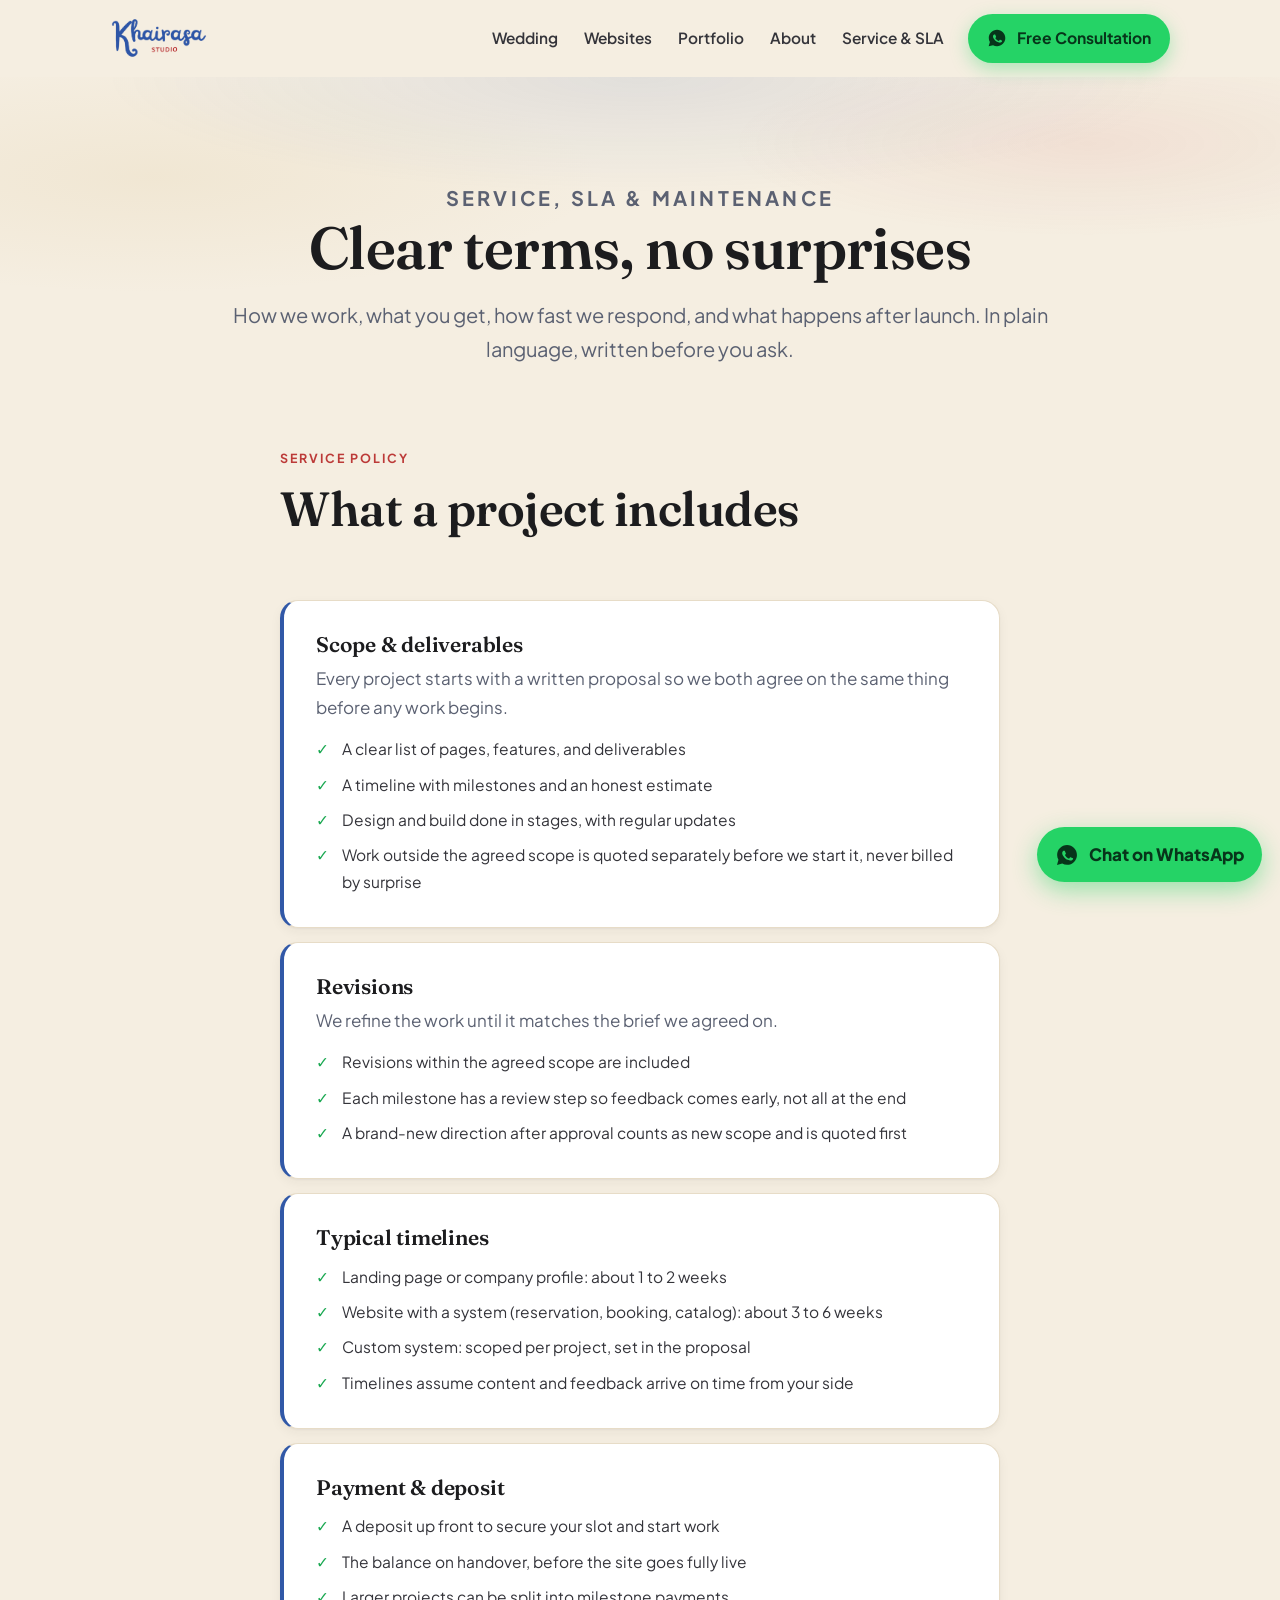
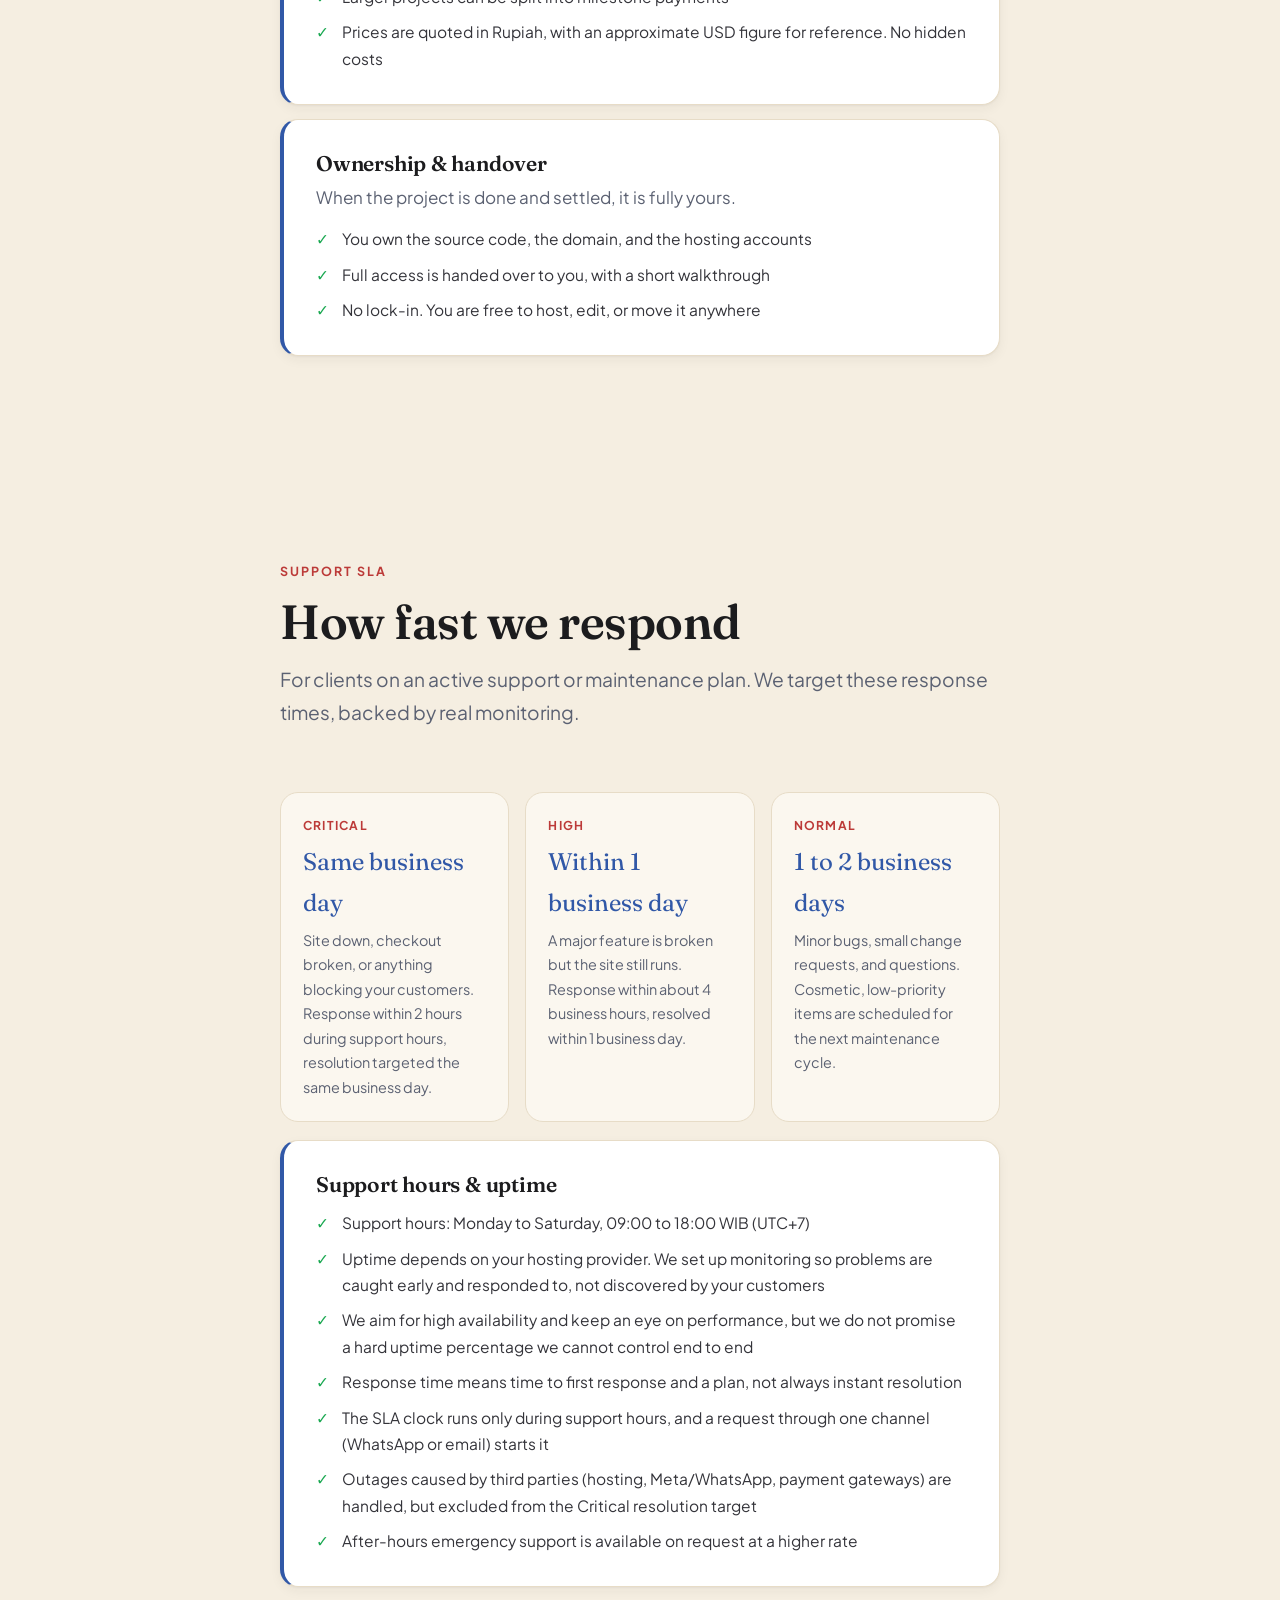
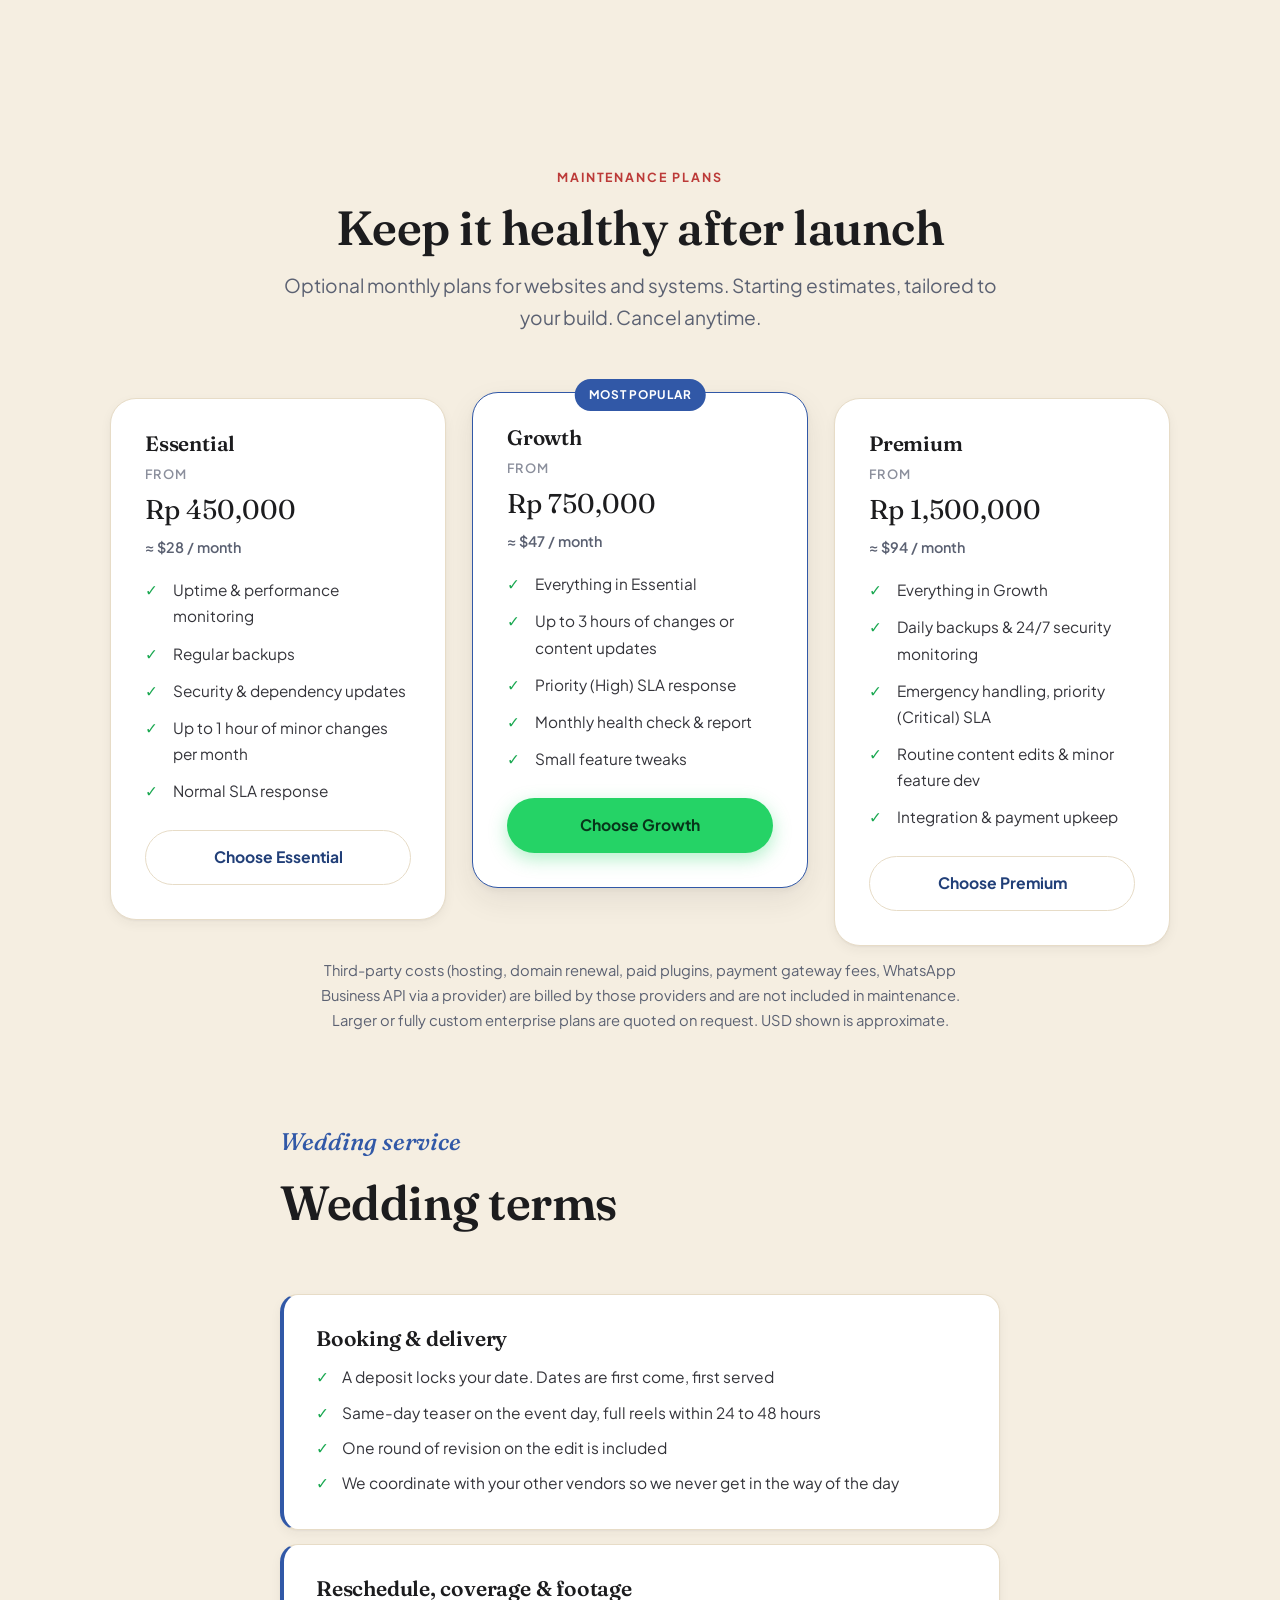
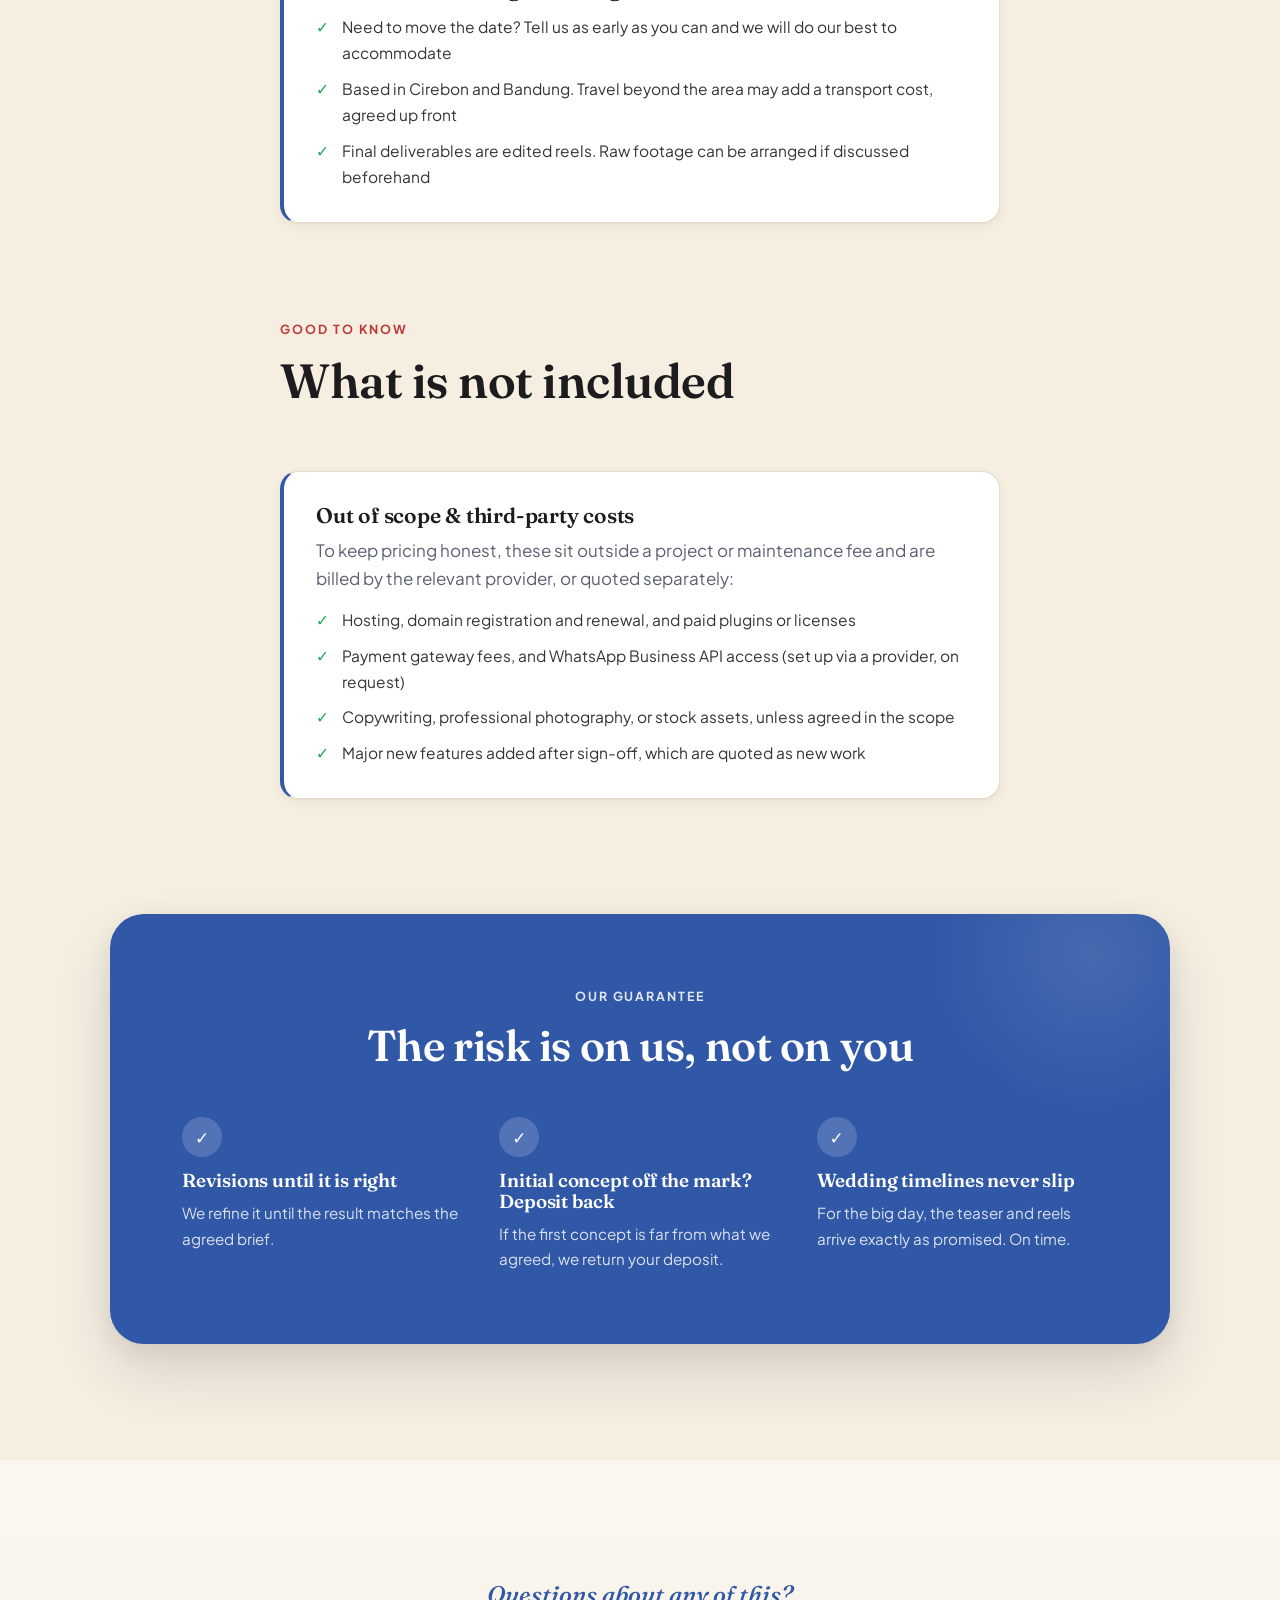
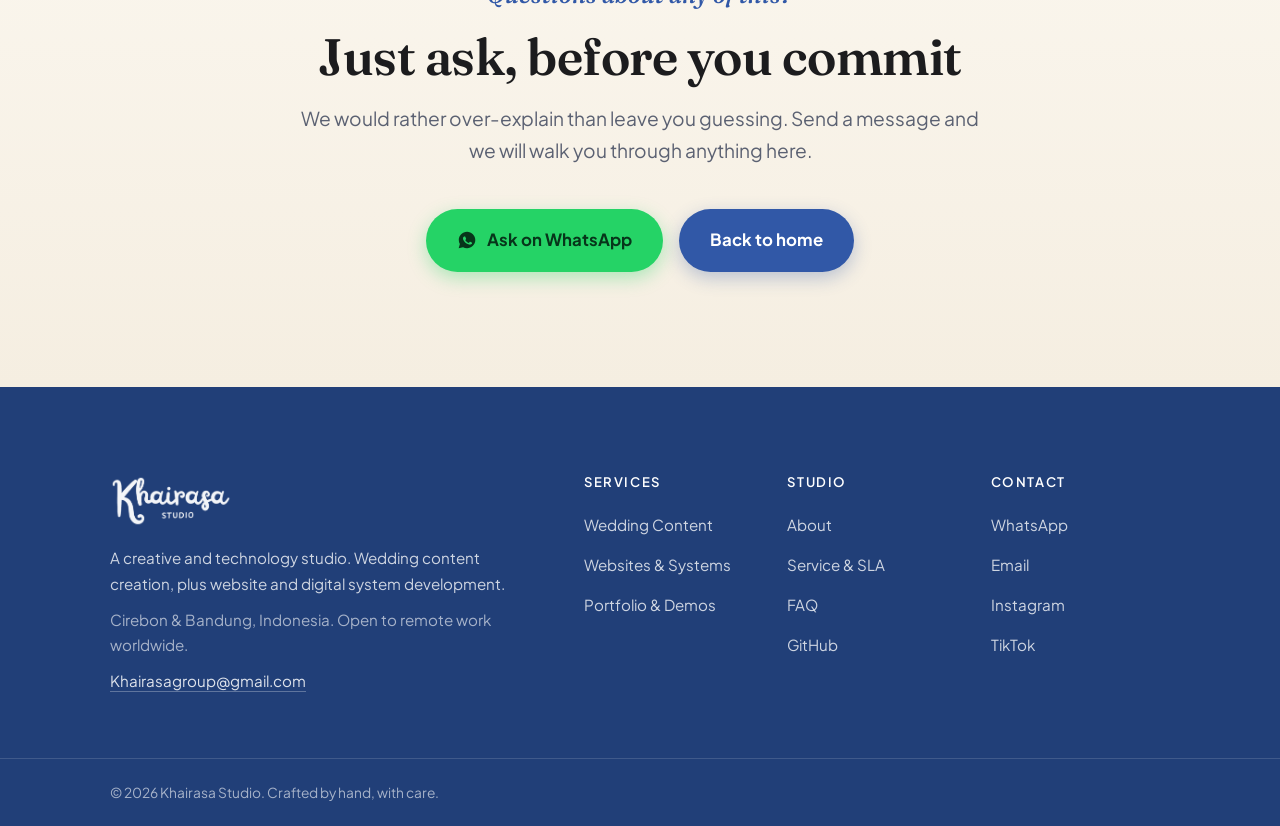
<file: service.html>
<!DOCTYPE html>
<html lang="en">
<head>
  <meta charset="UTF-8" />
  <meta name="viewport" content="width=device-width, initial-scale=1.0" />
  <title>Service, SLA &amp; Maintenance | Khairasa Studio</title>
  <meta name="description" content="How Khairasa Studio works, in plain language: project scope, revisions, payment, ownership, support SLA, maintenance plans, and wedding service terms." />
  <meta name="theme-color" content="#3158A7" />
  <meta name="robots" content="index, follow" />
  <link rel="canonical" href="https://khairihr.github.io/khairasa-studio/service.html" />
  <meta property="og:type" content="website" />
  <meta property="og:url" content="https://khairihr.github.io/khairasa-studio/service.html" />
  <meta property="og:title" content="Service, SLA &amp; Maintenance | Khairasa Studio" />
  <meta property="og:description" content="How Khairasa Studio works: scope, payment, ownership, support SLA, maintenance plans, and wedding terms." />
  <meta property="og:image" content="https://khairihr.github.io/khairasa-studio/assets/img/og-cover.png" />
  <meta name="twitter:card" content="summary_large_image" />
  <link rel="icon" type="image/png" sizes="32x32" href="assets/img/favicon-32.png" />
  <link rel="apple-touch-icon" href="assets/img/apple-touch-icon.png" />
  <link rel="manifest" href="site.webmanifest" />
  <link rel="preconnect" href="https://fonts.googleapis.com" />
  <link rel="preconnect" href="https://fonts.gstatic.com" crossorigin />
  <link href="https://fonts.googleapis.com/css2?family=Fraunces:ital,opsz,wght@0,9..144,400;0,9..144,500;0,9..144,600;0,9..144,700;1,9..144,400;1,9..144,500;1,9..144,600&family=Plus+Jakarta+Sans:wght@400;500;600;700;800&display=swap" rel="stylesheet" />
  <link rel="stylesheet" href="assets/css/styles.css" />
</head>
<body>
<a class="skip-link" href="#main">Skip to content</a>

<header class="nav" id="nav">
  <div class="container nav__inner">
    <a class="nav__brand" href="index.html" aria-label="Khairasa Studio, home">
      <img src="assets/img/logo.png" alt="Khairasa Studio" width="160" height="68" />
    </a>
    <nav class="nav__links" aria-label="Main navigation">
      <a href="index.html#wedding">Wedding</a>
      <a href="index.html#website">Websites</a>
      <a href="index.html#portfolio">Portfolio</a>
      <a href="about.html">About</a>
      <a href="service.html" aria-current="page">Service &amp; SLA</a>
    </nav>
    <a class="btn btn--wa nav__cta" href="https://wa.me/6285121525015" data-wa-text="Hi Khairasa Studio, I would like a free consultation.">
      <span class="ico-wa" aria-hidden="true"></span> Free Consultation
    </a>
    <button class="nav__toggle" id="navToggle" aria-label="Open menu" aria-expanded="false" aria-controls="mobileMenu">
      <span></span><span></span><span></span>
    </button>
  </div>
  <div class="mobile-menu" id="mobileMenu" hidden>
    <a href="index.html#wedding">Wedding Content</a>
    <a href="index.html#website">Websites &amp; Systems</a>
    <a href="index.html#portfolio">Portfolio</a>
    <a href="about.html">About</a>
    <a href="service.html">Service &amp; SLA</a>
    <a href="index.html#faq">FAQ</a>
    <a class="btn btn--wa" href="https://wa.me/6285121525015" data-wa-text="Hi Khairasa Studio, I would like a free consultation.">
      <span class="ico-wa" aria-hidden="true"></span> Free Consultation on WhatsApp
    </a>
  </div>
</header>

<main id="main">

<section class="subhero">
  <div class="hero__glow" aria-hidden="true"></div>
  <div class="container">
    <p class="eyebrow reveal">Service, SLA &amp; Maintenance</p>
    <h1 class="reveal">Clear terms, no surprises</h1>
    <p class="reveal">
      How we work, what you get, how fast we respond, and what happens after launch. In plain language, written before you ask.
    </p>
  </div>
</section>

<!-- SERVICE POLICY -->
<section style="padding-top: clamp(20px,3vw,40px);">
  <div class="container container--narrow">
    <header class="section-head section-head--left reveal">
      <p class="eyebrow">Service policy</p>
      <h2>What a project includes</h2>
    </header>

    <div class="policy reveal">
      <div class="policy__item">
        <h3>Scope &amp; deliverables</h3>
        <p>Every project starts with a written proposal so we both agree on the same thing before any work begins.</p>
        <ul>
          <li>A clear list of pages, features, and deliverables</li>
          <li>A timeline with milestones and an honest estimate</li>
          <li>Design and build done in stages, with regular updates</li>
          <li>Work outside the agreed scope is quoted separately before we start it, never billed by surprise</li>
        </ul>
      </div>

      <div class="policy__item">
        <h3>Revisions</h3>
        <p>We refine the work until it matches the brief we agreed on.</p>
        <ul>
          <li>Revisions within the agreed scope are included</li>
          <li>Each milestone has a review step so feedback comes early, not all at the end</li>
          <li>A brand-new direction after approval counts as new scope and is quoted first</li>
        </ul>
      </div>

      <div class="policy__item">
        <h3>Typical timelines</h3>
        <ul>
          <li>Landing page or company profile: about 1 to 2 weeks</li>
          <li>Website with a system (reservation, booking, catalog): about 3 to 6 weeks</li>
          <li>Custom system: scoped per project, set in the proposal</li>
          <li>Timelines assume content and feedback arrive on time from your side</li>
        </ul>
      </div>

      <div class="policy__item">
        <h3>Payment &amp; deposit</h3>
        <ul>
          <li>A deposit up front to secure your slot and start work</li>
          <li>The balance on handover, before the site goes fully live</li>
          <li>Larger projects can be split into milestone payments</li>
          <li>Prices are quoted in Rupiah, with an approximate USD figure for reference. No hidden costs</li>
        </ul>
      </div>

      <div class="policy__item">
        <h3>Ownership &amp; handover</h3>
        <p>When the project is done and settled, it is fully yours.</p>
        <ul>
          <li>You own the source code, the domain, and the hosting accounts</li>
          <li>Full access is handed over to you, with a short walkthrough</li>
          <li>No lock-in. You are free to host, edit, or move it anywhere</li>
        </ul>
      </div>
    </div>
  </div>
</section>

<!-- SLA -->
<section class="founders" style="padding-block: clamp(48px,7vw,90px);">
  <div class="container container--narrow">
    <header class="section-head section-head--left reveal">
      <p class="eyebrow">Support SLA</p>
      <h2>How fast we respond</h2>
      <p class="section-lead">For clients on an active support or maintenance plan. We target these response times, backed by real monitoring.</p>
    </header>

    <div class="reveal">
      <div class="sla-grid">
        <div class="sla">
          <p class="lvl">Critical</p>
          <p class="t">Same business day</p>
          <p>Site down, checkout broken, or anything blocking your customers. Response within 2 hours during support hours, resolution targeted the same business day.</p>
        </div>
        <div class="sla">
          <p class="lvl">High</p>
          <p class="t">Within 1 business day</p>
          <p>A major feature is broken but the site still runs. Response within about 4 business hours, resolved within 1 business day.</p>
        </div>
        <div class="sla">
          <p class="lvl">Normal</p>
          <p class="t">1 to 2 business days</p>
          <p>Minor bugs, small change requests, and questions. Cosmetic, low-priority items are scheduled for the next maintenance cycle.</p>
        </div>
      </div>

      <div class="policy" style="margin-top:18px;">
        <div class="policy__item">
          <h3>Support hours &amp; uptime</h3>
          <ul>
            <li>Support hours: Monday to Saturday, 09:00 to 18:00 WIB (UTC+7)</li>
            <li>Uptime depends on your hosting provider. We set up monitoring so problems are caught early and responded to, not discovered by your customers</li>
            <li>We aim for high availability and keep an eye on performance, but we do not promise a hard uptime percentage we cannot control end to end</li>
            <li>Response time means time to first response and a plan, not always instant resolution</li>
            <li>The SLA clock runs only during support hours, and a request through one channel (WhatsApp or email) starts it</li>
            <li>Outages caused by third parties (hosting, Meta/WhatsApp, payment gateways) are handled, but excluded from the Critical resolution target</li>
            <li>After-hours emergency support is available on request at a higher rate</li>
          </ul>
        </div>
      </div>
    </div>
  </div>
</section>

<!-- MAINTENANCE -->
<section style="padding-block: clamp(48px,7vw,90px);">
  <div class="container">
    <header class="section-head reveal">
      <p class="eyebrow">Maintenance plans</p>
      <h2>Keep it healthy after launch</h2>
      <p class="section-lead">Optional monthly plans for websites and systems. Starting estimates, tailored to your build. Cancel anytime.</p>
    </header>

    <div class="pricing reveal" style="margin-top:0;">
      <div class="pricing__grid">
        <article class="plan">
          <h4>Essential</h4>
          <p class="plan__price"><span>from</span> Rp 450,000<em>&asymp; $28 / month</em></p>
          <ul>
            <li>Uptime &amp; performance monitoring</li>
            <li>Regular backups</li>
            <li>Security &amp; dependency updates</li>
            <li>Up to 1 hour of minor changes per month</li>
            <li>Normal SLA response</li>
          </ul>
          <a class="btn btn--outline" href="https://wa.me/6285121525015" data-wa-text="Hi Khairasa, I am interested in the Essential maintenance plan. My site is:">Choose Essential</a>
        </article>

        <article class="plan plan--popular">
          <span class="plan__badge">Most Popular</span>
          <h4>Growth</h4>
          <p class="plan__price"><span>from</span> Rp 750,000<em>&asymp; $47 / month</em></p>
          <ul>
            <li>Everything in Essential</li>
            <li>Up to 3 hours of changes or content updates</li>
            <li>Priority (High) SLA response</li>
            <li>Monthly health check &amp; report</li>
            <li>Small feature tweaks</li>
          </ul>
          <a class="btn btn--wa" href="https://wa.me/6285121525015" data-wa-text="Hi Khairasa, I am interested in the Growth maintenance plan. My site is:">Choose Growth</a>
        </article>

        <article class="plan">
          <h4>Premium</h4>
          <p class="plan__price"><span>from</span> Rp 1,500,000<em>&asymp; $94 / month</em></p>
          <ul>
            <li>Everything in Growth</li>
            <li>Daily backups &amp; 24/7 security monitoring</li>
            <li>Emergency handling, priority (Critical) SLA</li>
            <li>Routine content edits &amp; minor feature dev</li>
            <li>Integration &amp; payment upkeep</li>
          </ul>
          <a class="btn btn--outline" href="https://wa.me/6285121525015" data-wa-text="Hi Khairasa, I am interested in the Premium maintenance plan. My site is:">Choose Premium</a>
        </article>
      </div>
      <p class="pricing__note">Third-party costs (hosting, domain renewal, paid plugins, payment gateway fees, WhatsApp Business API via a provider) are billed by those providers and are not included in maintenance. Larger or fully custom enterprise plans are quoted on request. USD shown is approximate.</p>
    </div>
  </div>
</section>

<!-- WEDDING TERMS + OUT OF SCOPE -->
<section class="founders" style="padding-top:0;">
  <div class="container container--narrow">
    <header class="section-head section-head--left reveal">
      <p class="eyebrow eyebrow--script">Wedding service</p>
      <h2>Wedding terms</h2>
    </header>

    <div class="policy reveal">
      <div class="policy__item">
        <h3>Booking &amp; delivery</h3>
        <ul>
          <li>A deposit locks your date. Dates are first come, first served</li>
          <li>Same-day teaser on the event day, full reels within 24 to 48 hours</li>
          <li>One round of revision on the edit is included</li>
          <li>We coordinate with your other vendors so we never get in the way of the day</li>
        </ul>
      </div>
      <div class="policy__item">
        <h3>Reschedule, coverage &amp; footage</h3>
        <ul>
          <li>Need to move the date? Tell us as early as you can and we will do our best to accommodate</li>
          <li>Based in Cirebon and Bandung. Travel beyond the area may add a transport cost, agreed up front</li>
          <li>Final deliverables are edited reels. Raw footage can be arranged if discussed beforehand</li>
        </ul>
      </div>
    </div>

    <header class="section-head section-head--left section-head--tight reveal">
      <p class="eyebrow">Good to know</p>
      <h2>What is not included</h2>
    </header>
    <div class="policy reveal">
      <div class="policy__item">
        <h3>Out of scope &amp; third-party costs</h3>
        <p>To keep pricing honest, these sit outside a project or maintenance fee and are billed by the relevant provider, or quoted separately:</p>
        <ul>
          <li>Hosting, domain registration and renewal, and paid plugins or licenses</li>
          <li>Payment gateway fees, and WhatsApp Business API access (set up via a provider, on request)</li>
          <li>Copywriting, professional photography, or stock assets, unless agreed in the scope</li>
          <li>Major new features added after sign-off, which are quoted as new work</li>
        </ul>
      </div>
    </div>
  </div>
</section>

<!-- GUARANTEE -->
<section class="guarantee" style="padding-top:0;">
  <div class="container">
    <div class="guarantee__card reveal">
      <p class="eyebrow eyebrow--invert">Our guarantee</p>
      <h2>The risk is on us, not on you</h2>
      <div class="guarantee__grid">
        <div><span aria-hidden="true">&#10003;</span><h3>Revisions until it is right</h3><p>We refine it until the result matches the agreed brief.</p></div>
        <div><span aria-hidden="true">&#10003;</span><h3>Initial concept off the mark? Deposit back</h3><p>If the first concept is far from what we agreed, we return your deposit.</p></div>
        <div><span aria-hidden="true">&#10003;</span><h3>Wedding timelines never slip</h3><p>For the big day, the teaser and reels arrive exactly as promised. On time.</p></div>
      </div>
    </div>
  </div>
</section>

<section class="closing">
  <div class="container">
    <div class="closing__inner reveal">
      <p class="eyebrow eyebrow--script">Questions about any of this?</p>
      <h2>Just ask, before you commit</h2>
      <p class="closing__lead">We would rather over-explain than leave you guessing. Send a message and we will walk you through anything here.</p>
      <div class="closing__routes">
        <a class="btn btn--wa btn--lg" href="https://wa.me/6285121525015" data-wa-text="Hi Khairasa Studio, I have a question about your service terms / SLA.">
          <span class="ico-wa" aria-hidden="true"></span> Ask on WhatsApp
        </a>
        <a class="btn btn--blue btn--lg" href="index.html">Back to home</a>
      </div>
    </div>
  </div>
</section>

</main>

<footer class="footer">
  <div class="container footer__inner">
    <div class="footer__brand">
      <img class="footer__logo" src="assets/img/logo.png" alt="Khairasa Studio" width="170" height="72" />
      <p>A creative and technology studio. Wedding content creation, plus website and digital system development.</p>
      <p class="footer__base">Cirebon &amp; Bandung, Indonesia. Open to remote work worldwide.</p>
      <p class="footer__base"><a href="mailto:Khairasagroup@gmail.com">Khairasagroup@gmail.com</a></p>
    </div>
    <div class="footer__cols">
      <div>
        <h4>Services</h4>
        <a href="index.html#wedding">Wedding Content</a>
        <a href="index.html#website">Websites &amp; Systems</a>
        <a href="index.html#portfolio">Portfolio &amp; Demos</a>
      </div>
      <div>
        <h4>Studio</h4>
        <a href="about.html">About</a>
        <a href="service.html">Service &amp; SLA</a>
        <a href="index.html#faq">FAQ</a>
        <a href="https://github.com/khairihr" target="_blank" rel="noopener">GitHub</a>
      </div>
      <div>
        <h4>Contact</h4>
        <a href="https://wa.me/6285121525015" data-wa-text="Hi Khairasa Studio, I would like to consult.">WhatsApp</a>
        <a href="mailto:Khairasagroup@gmail.com">Email</a>
        <a href="https://www.instagram.com/khairasastudio" target="_blank" rel="noopener">Instagram</a>
        <a href="https://www.tiktok.com/@khairasa.group" target="_blank" rel="noopener">TikTok</a>
      </div>
    </div>
  </div>
  <div class="footer__bottom">
    <div class="container">
      <p>&copy; <span id="year">2026</span> Khairasa Studio. Crafted by hand, with care.</p>
    </div>
  </div>
</footer>

<a class="wa-fab" href="https://wa.me/6285121525015" data-wa-text="Hi Khairasa Studio, I would like a free consultation." aria-label="Chat on WhatsApp">
  <span class="ico-wa" aria-hidden="true"></span>
  <span class="wa-fab__label">Chat on WhatsApp</span>
</a>

<script src="assets/js/main.js"></script>
</body>
</html>
</file>
<file: assets/css/styles.css>
/* =========================================================
   Khairasa Studio - design system
   Fonts: Fraunces (display) + Plus Jakarta Sans (UI)
   Palette anchored to the logo: cream + royal blue + brick red
   ========================================================= */

:root {
  /* ground + surfaces */
  --bg: #F5EEE1;
  --bg-2: #F0E7D6;
  --panel: #FBF7EF;
  --card: #FFFFFF;

  /* brand */
  --blue: #3158A7;          /* from logo */
  --blue-deep: #213f78;
  --blue-bright: #2f5fd0;
  --red: #BC3A38;           /* from logo */
  --red-deep: #9b2f2e;

  /* ink */
  --ink: #1C1C1E;
  --ink-soft: #34343a;
  --muted: #5B6172;
  --muted-2: #8b8f9c;

  /* lines + accents */
  --line: #E7DCC7;
  --line-soft: #efe7d8;
  --wa: #25D366;
  --wa-dark: #1aa851;

  /* wedding warmth */
  --blush: #E7C9C2;
  --sage: #A9B5A0;
  --gold: #C8A65A;

  /* shape */
  --r-sm: 12px;
  --r: 18px;
  --r-lg: 26px;
  --r-xl: 34px;
  --pill: 999px;

  /* shadow */
  --sh-sm: 0 1px 2px rgba(33,34,40,.04), 0 4px 12px rgba(33,34,40,.05);
  --sh: 0 2px 6px rgba(33,34,40,.05), 0 12px 30px rgba(33,34,40,.08);
  --sh-lg: 0 8px 24px rgba(33,34,40,.08), 0 30px 60px rgba(33,34,40,.12);

  --maxw: 1140px;
  --ease: cubic-bezier(.22,.61,.36,1);
}

/* ---------- reset ---------- */
*, *::before, *::after { box-sizing: border-box; }
* { margin: 0; }
html { -webkit-text-size-adjust: 100%; scroll-behavior: smooth; }
@media (prefers-reduced-motion: reduce) { html { scroll-behavior: auto; } }

body {
  font-family: "Plus Jakarta Sans", system-ui, -apple-system, "Segoe UI", sans-serif;
  color: var(--ink);
  background: var(--bg);
  line-height: 1.7;
  font-size: 1.0625rem;
  -webkit-font-smoothing: antialiased;
  text-rendering: optimizeLegibility;
  overflow-x: hidden;
}

img { max-width: 100%; display: block; height: auto; }
a { color: inherit; text-decoration: none; }
ul { list-style: none; padding: 0; }
button { font: inherit; color: inherit; cursor: pointer; background: none; border: 0; }

h1, h2, h3, h4 { font-family: "Fraunces", Georgia, serif; font-weight: 600; line-height: 1.1; letter-spacing: -0.01em; color: var(--ink); }

.ital { font-style: italic; font-weight: 500; }

.skip-link {
  position: absolute; left: -999px; top: 0; z-index: 200;
  background: var(--blue); color: #fff; padding: 10px 16px; border-radius: 0 0 var(--r-sm) 0;
}
.skip-link:focus { left: 0; }

/* ---------- layout ---------- */
.container { width: 100%; max-width: var(--maxw); margin-inline: auto; padding-inline: clamp(20px, 5vw, 40px); }
.container--narrow { max-width: 800px; }

.section-head { max-width: 720px; margin: 0 auto clamp(40px, 6vw, 64px); text-align: center; }
.section-head--left { text-align: left; margin-left: 0; }
.section-head--tight { margin-top: clamp(56px, 8vw, 96px); }
.section-head h2 { font-size: clamp(1.9rem, 4.2vw, 3rem); }
.section-head h3 { font-size: clamp(1.5rem, 3vw, 2rem); }
.section-lead { color: var(--muted); font-size: clamp(1.02rem, 1.6vw, 1.2rem); margin-top: 14px; }

.eyebrow {
  text-transform: uppercase; letter-spacing: .16em; font-size: .78rem; font-weight: 700;
  color: var(--red); margin-bottom: 14px;
}
.eyebrow--script {
  font-family: "Fraunces", serif; font-style: italic; font-weight: 500;
  text-transform: none; letter-spacing: 0; font-size: 1.5rem; color: var(--blue);
}
.eyebrow--invert { color: rgba(255,255,255,.85); }

/* ---------- buttons ---------- */
.btn {
  display: inline-flex; align-items: center; justify-content: center; gap: 10px;
  padding: 13px 22px; border-radius: var(--pill); font-weight: 700; font-size: .98rem;
  border: 1.5px solid transparent; transition: transform .2s var(--ease), box-shadow .2s var(--ease), background .2s; white-space: nowrap;
}
.btn:active { transform: translateY(1px) scale(.99); }
.btn--lg { padding: 16px 30px; font-size: 1.05rem; }

.btn--wa { background: var(--wa); color: #07351a; box-shadow: 0 6px 18px rgba(37,211,102,.35); }
.btn--wa:hover { background: #2ee06f; box-shadow: 0 10px 26px rgba(37,211,102,.45); transform: translateY(-2px); }

.btn--blue { background: var(--blue); color: #fff; box-shadow: 0 6px 18px rgba(49,88,167,.3); }
.btn--blue:hover { background: var(--blue-bright); transform: translateY(-2px); }

.btn--outline { background: transparent; color: var(--blue-deep); border-color: var(--line); }
.btn--outline:hover { border-color: var(--blue); background: #fff; transform: translateY(-2px); }

.ico-wa { width: 20px; height: 20px; flex: none; background: currentColor;
  -webkit-mask: center/contain no-repeat; mask: center/contain no-repeat;
  -webkit-mask-image: url("data:image/svg+xml,%3Csvg xmlns='http://www.w3.org/2000/svg' viewBox='0 0 24 24'%3E%3Cpath d='M12.04 2C6.58 2 2.13 6.45 2.13 11.91c0 1.75.46 3.45 1.32 4.95L2 22l5.25-1.38a9.9 9.9 0 0 0 4.79 1.22h.01c5.46 0 9.91-4.45 9.91-9.91S17.5 2 12.04 2Zm5.8 14.16c-.24.68-1.42 1.32-1.96 1.36-.5.04-.5.4-3.15-.66-2.65-1.07-4.32-3.79-4.45-3.97-.13-.18-1.06-1.42-1.06-2.71 0-1.29.67-1.92.91-2.18.24-.27.53-.33.71-.33.18 0 .35 0 .51.01.16.01.39-.06.6.46.24.58.81 2 .88 2.15.07.15.12.32.02.51-.09.18-.14.3-.27.46-.13.16-.28.35-.4.47-.13.13-.27.27-.12.53.16.27.71 1.16 1.51 1.88 1.04.92 1.91 1.2 2.18 1.34.27.13.42.11.58-.07.16-.18.67-.78.85-1.05.18-.27.35-.22.59-.13.24.09 1.53.72 1.79.85.27.13.44.2.51.31.07.11.07.65-.17 1.33Z'/%3E%3C/svg%3E");
  mask-image: url("data:image/svg+xml,%3Csvg xmlns='http://www.w3.org/2000/svg' viewBox='0 0 24 24'%3E%3Cpath d='M12.04 2C6.58 2 2.13 6.45 2.13 11.91c0 1.75.46 3.45 1.32 4.95L2 22l5.25-1.38a9.9 9.9 0 0 0 4.79 1.22h.01c5.46 0 9.91-4.45 9.91-9.91S17.5 2 12.04 2Zm5.8 14.16c-.24.68-1.42 1.32-1.96 1.36-.5.04-.5.4-3.15-.66-2.65-1.07-4.32-3.79-4.45-3.97-.13-.18-1.06-1.42-1.06-2.71 0-1.29.67-1.92.91-2.18.24-.27.53-.33.71-.33.18 0 .35 0 .51.01.16.01.39-.06.6.46.24.58.81 2 .88 2.15.07.15.12.32.02.51-.09.18-.14.3-.27.46-.13.16-.28.35-.4.47-.13.13-.27.27-.12.53.16.27.71 1.16 1.51 1.88 1.04.92 1.91 1.2 2.18 1.34.27.13.42.11.58-.07.16-.18.67-.78.85-1.05.18-.27.35-.22.59-.13.24.09 1.53.72 1.79.85.27.13.44.2.51.31.07.11.07.65-.17 1.33Z'/%3E%3C/svg%3E");
}

/* anchor scroll offset for the sticky nav */
[id] { scroll-margin-top: 84px; }

/* ---------- nav ---------- */
.nav { position: sticky; top: 0; z-index: 100; transition: background .3s, box-shadow .3s, backdrop-filter .3s; }
.nav__inner { display: flex; align-items: center; gap: 20px; padding-block: 14px; }
.nav__brand img { height: 42px; width: auto; }
.nav__links { display: flex; gap: 26px; margin-left: auto; }
.nav__links a { font-weight: 600; font-size: .96rem; color: var(--ink-soft); position: relative; padding: 4px 0; }
.nav__links a::after { content: ""; position: absolute; left: 0; bottom: -2px; width: 0; height: 2px; background: var(--red); transition: width .25s var(--ease); }
.nav__links a:hover { color: var(--blue); }
.nav__links a:hover::after { width: 100%; }
.nav__cta { margin-left: 4px; padding: 10px 18px; }
.nav.is-scrolled { background: rgba(245,238,225,.82); backdrop-filter: saturate(140%) blur(14px); box-shadow: 0 1px 0 rgba(33,34,40,.06), 0 6px 20px rgba(33,34,40,.05); }

.nav__toggle { display: none; flex-direction: column; gap: 5px; padding: 8px; margin-left: auto; }
.nav__toggle span { width: 24px; height: 2px; background: var(--ink); border-radius: 2px; transition: transform .3s, opacity .3s; }
.nav__toggle[aria-expanded="true"] span:nth-child(1) { transform: translateY(7px) rotate(45deg); }
.nav__toggle[aria-expanded="true"] span:nth-child(2) { opacity: 0; }
.nav__toggle[aria-expanded="true"] span:nth-child(3) { transform: translateY(-7px) rotate(-45deg); }

.mobile-menu { display: none; flex-direction: column; gap: 4px; padding: 0 clamp(20px,5vw,40px); background: rgba(245,238,225,.97); backdrop-filter: blur(12px); border-top: 1px solid var(--line); }
.mobile-menu a { padding: 13px 6px; font-weight: 600; border-bottom: 1px solid var(--line-soft); }
.mobile-menu .btn { margin-top: 14px; }

/* ---------- hero ---------- */
.hero { position: relative; text-align: center; padding-top: clamp(40px, 7vw, 72px); padding-bottom: clamp(56px, 9vw, 110px); overflow: hidden; }
.hero__glow { position: absolute; inset: 0; z-index: -1;
  background:
    radial-gradient(60% 50% at 50% 0%, rgba(49,88,167,.10), transparent 70%),
    radial-gradient(40% 40% at 85% 20%, rgba(188,58,56,.08), transparent 70%),
    radial-gradient(50% 50% at 12% 30%, rgba(200,166,90,.10), transparent 70%);
}
.hero__inner { display: flex; flex-direction: column; align-items: center; }
.hero__logo { width: min(440px, 78vw); height: auto; margin-bottom: clamp(22px, 4vw, 34px); }
.hero__title { font-size: clamp(2.3rem, 6vw, 4.4rem); font-weight: 600; max-width: 16ch; }
.hero__title .ital { color: var(--blue); display: inline-block; }
.hero__sub { color: var(--muted); font-size: clamp(1.05rem, 1.9vw, 1.32rem); max-width: 52ch; margin: 22px auto 0; }
.hero__cta { margin-top: clamp(26px, 4vw, 38px); display: flex; flex-direction: column; align-items: center; gap: 12px; }
.hero__microtrust { font-size: .9rem; color: var(--muted-2); }
.hero__credit { margin-top: 26px; font-weight: 600; color: var(--blue-deep); font-size: .98rem; }

.hero__stats { display: flex; flex-wrap: wrap; justify-content: center; gap: clamp(14px, 3vw, 38px); margin-top: clamp(34px, 5vw, 52px); padding-top: clamp(28px, 4vw, 40px); border-top: 1px solid var(--line); max-width: 1000px; }
.hero__stats li { display: flex; flex-direction: column; max-width: 200px; }
.hero__stats strong { font-family: "Fraunces", serif; font-size: 1.7rem; color: var(--blue); line-height: 1.1; }
.hero__stats span { font-size: .9rem; color: var(--muted); margin-top: 4px; }

/* ---------- section base ---------- */
section { padding-block: clamp(64px, 9vw, 130px); }
.fork { padding-top: clamp(20px, 3vw, 40px); }

/* ---------- fork ---------- */
.fork__grid { display: grid; grid-template-columns: 1fr 1fr; gap: clamp(18px, 3vw, 28px); }
.door {
  display: flex; flex-direction: column; align-items: flex-start;
  padding: clamp(28px, 4vw, 44px); border-radius: var(--r-xl); border: 1px solid var(--line);
  background: var(--card); box-shadow: var(--sh-sm); transition: transform .35s var(--ease), box-shadow .35s var(--ease); position: relative; overflow: hidden;
}
.door::before { content: ""; position: absolute; inset: 0 0 auto 0; height: 5px; }
.door--wedding::before { background: linear-gradient(90deg, var(--blush), var(--gold)); }
.door--tech::before { background: linear-gradient(90deg, var(--blue), var(--blue-bright)); }
.door:hover { transform: translateY(-6px); box-shadow: var(--sh-lg); }
.door__tag { font-size: .76rem; font-weight: 700; text-transform: uppercase; letter-spacing: .12em; padding: 6px 12px; border-radius: var(--pill); margin-bottom: 18px; }
.door--wedding .door__tag { background: #f6e7e2; color: var(--red-deep); }
.door--tech .door__tag { background: #e7eefb; color: var(--blue-deep); }
.door h3 { font-size: clamp(1.5rem, 2.6vw, 2.05rem); margin-bottom: 10px; }
.door p { color: var(--muted); }
.door__go { margin-top: 22px; font-weight: 700; color: var(--blue); display: inline-flex; align-items: center; gap: 8px; }
.door--wedding .door__go { color: var(--red); }
.door .arrow { transition: transform .25s var(--ease); }
.door:hover .arrow { transform: translateX(5px); }

/* ---------- tracks ---------- */
.track--wedding { background: linear-gradient(180deg, var(--bg) 0%, #f7efe2 100%); }
.track--tech { background: var(--panel); }

/* mood banner */
.mood-banner { position: relative; border-radius: var(--r-xl); overflow: hidden; margin-bottom: clamp(44px, 6vw, 72px); box-shadow: var(--sh); }
.mood-banner img { width: 100%; height: clamp(240px, 42vw, 460px); object-fit: cover; }
.mood-banner figcaption { position: absolute; left: 0; right: 0; bottom: 0; padding: clamp(24px, 5vw, 48px); color: #fff; font-family: "Fraunces", serif; font-size: clamp(1.2rem, 2.6vw, 1.9rem); background: linear-gradient(transparent, rgba(20,20,25,.72)); }
.mood-banner figcaption .ital { color: #fff; }

/* feature grid */
.feature-grid { display: grid; grid-template-columns: repeat(4, 1fr); gap: clamp(16px, 2.4vw, 24px); }
.feature { background: var(--card); border: 1px solid var(--line); border-radius: var(--r-lg); padding: clamp(22px, 3vw, 30px); box-shadow: var(--sh-sm); transition: transform .3s var(--ease), box-shadow .3s var(--ease); }
.feature:hover { transform: translateY(-4px); box-shadow: var(--sh); }
.feature__ico { font-size: 1.7rem; display: block; margin-bottom: 14px; }
.feature h3 { font-size: 1.2rem; margin-bottom: 8px; }
.feature p { color: var(--muted); font-size: .96rem; }

/* reels (phone frames) */
.reels { display: grid; grid-template-columns: repeat(4, 1fr); gap: clamp(16px, 2.5vw, 26px); margin-top: clamp(44px, 6vw, 70px); }
.phone { display: flex; flex-direction: column; align-items: center; }
.phone__screen { position: relative; width: 100%; aspect-ratio: 9 / 16; border-radius: 26px; overflow: hidden; border: 5px solid #15151a; background: #ddd; box-shadow: var(--sh); }
.phone__screen img { width: 100%; height: 100%; object-fit: cover; transition: transform .9s var(--ease); }
.phone:hover .phone__screen img { transform: scale(1.06); }
.phone__screen::before { content: ""; position: absolute; inset: 0; z-index: 1; pointer-events: none; background: linear-gradient(transparent 52%, rgba(15,15,20,.30)); }
.phone__screen::after { content: ""; position: absolute; top: 9px; left: 50%; transform: translateX(-50%); width: 34%; height: 7px; border-radius: 0 0 8px 8px; background: #15151a; }
/* reel frames are still images (illustrative). real reels are sent on WhatsApp. */
.phone figcaption { margin-top: 14px; font-weight: 600; font-size: .92rem; color: var(--ink-soft); }
.phone--blush .phone__screen { border-color: #5a3f3a; }
.phone--gold .phone__screen { border-color: #6b5a2e; }
.phone--blue .phone__screen { border-color: #1f3357; }
.reels__note { text-align: center; color: var(--muted); font-size: .95rem; margin-top: 28px; }

/* pricing */
.pricing { margin-top: clamp(56px, 8vw, 96px); }
.pricing__title { font-size: clamp(1.5rem, 3vw, 2rem); text-align: center; }
.pricing__note { text-align: center; color: var(--muted); font-size: .92rem; max-width: 60ch; margin: 12px auto 0; }
.pricing__grid { display: grid; grid-template-columns: repeat(3, 1fr); gap: clamp(18px, 2.5vw, 26px); margin-top: clamp(34px, 5vw, 50px); align-items: start; }
.plan { position: relative; background: var(--card); border: 1px solid var(--line); border-radius: var(--r-lg); padding: clamp(26px, 3vw, 34px); box-shadow: var(--sh-sm); display: flex; flex-direction: column; }
.plan--popular { border-color: var(--blue); box-shadow: var(--sh); transform: translateY(-6px); }
.plan__badge { position: absolute; top: -14px; left: 50%; transform: translateX(-50%); background: var(--blue); color: #fff; font-size: .74rem; font-weight: 700; letter-spacing: .06em; text-transform: uppercase; padding: 6px 14px; border-radius: var(--pill); white-space: nowrap; }
.plan h4 { font-size: 1.3rem; }
.plan__price { font-family: "Fraunces", serif; font-size: 1.7rem; color: var(--ink); margin: 8px 0 18px; }
.plan__price span { display: block; font-family: "Plus Jakarta Sans", sans-serif; font-size: .8rem; font-weight: 600; text-transform: uppercase; letter-spacing: .1em; color: var(--muted-2); }
.plan__price em { display: block; font-style: normal; font-family: "Plus Jakarta Sans", sans-serif; font-size: .9rem; font-weight: 600; color: var(--muted); margin-top: 3px; letter-spacing: 0; }
.plan ul { display: flex; flex-direction: column; gap: 11px; margin-bottom: 26px; flex: 1; }
.plan li { position: relative; padding-left: 28px; color: var(--ink-soft); font-size: .96rem; }
.plan li::before { content: "✓"; position: absolute; left: 0; top: 0; color: var(--wa-dark); font-weight: 700; }
.plan .btn { width: 100%; }

/* steps */
.steps { margin-top: clamp(56px, 8vw, 96px); }
.steps__title { font-size: clamp(1.5rem, 3vw, 2rem); text-align: center; margin-bottom: clamp(30px, 4vw, 44px); }
.steps__list { display: grid; grid-template-columns: repeat(4, 1fr); gap: clamp(18px, 2.5vw, 28px); counter-reset: s; }
.steps__list--5 { grid-template-columns: repeat(5, 1fr); }
.steps__list li { display: flex; flex-direction: column; gap: 12px; }
.steps__n { width: 44px; height: 44px; border-radius: 50%; display: grid; place-items: center; font-family: "Fraunces", serif; font-weight: 600; font-size: 1.2rem; color: #fff; background: var(--blue); box-shadow: 0 6px 16px rgba(49,88,167,.3); }
.track--wedding .steps__n { background: var(--red); box-shadow: 0 6px 16px rgba(188,58,56,.28); }
.steps__list strong { font-size: 1.05rem; }
.steps__list p { color: var(--muted); font-size: .94rem; }

/* track CTA */
.track__cta { text-align: center; margin-top: clamp(50px, 7vw, 80px); display: flex; flex-direction: column; align-items: center; gap: 12px; }
.track__cta-note { color: var(--muted); font-size: .94rem; }

/* niche grid */
.niche-grid { display: grid; grid-template-columns: repeat(3, 1fr); gap: clamp(16px, 2.4vw, 24px); }
.niche { background: var(--card); border: 1px solid var(--line); border-radius: var(--r-lg); padding: clamp(24px, 3vw, 32px); box-shadow: var(--sh-sm); transition: transform .3s var(--ease), box-shadow .3s var(--ease); }
.niche:hover { transform: translateY(-4px); box-shadow: var(--sh); }
.niche span { font-size: 1.8rem; display: block; margin-bottom: 14px; }
.niche h3 { font-size: 1.2rem; margin-bottom: 8px; }
.niche p { color: var(--muted); font-size: .95rem; }

/* demos + work */
.demos { margin-top: clamp(64px, 9vw, 110px); }
.demo-grid { display: grid; grid-template-columns: 1fr 1fr; gap: clamp(20px, 3vw, 30px); }
.demo-grid--3 { grid-template-columns: repeat(3, 1fr); }
.work-grid { display: grid; grid-template-columns: repeat(3, 1fr); gap: clamp(20px, 3vw, 28px); }

.browser { border-radius: var(--r) var(--r) 0 0; overflow: hidden; border: 1px solid var(--line); border-bottom: 0; background: #fff; }
.browser__bar { display: flex; align-items: center; gap: 6px; padding: 11px 14px; background: #f2ece0; border-bottom: 1px solid var(--line); }
.browser__bar i { width: 10px; height: 10px; border-radius: 50%; background: #d9cdb6; }
.browser__bar i:nth-child(1) { background: #e6918d; }
.browser__bar i:nth-child(2) { background: #e3c275; }
.browser__bar i:nth-child(3) { background: #9bbd8e; }
.browser__bar span { margin-left: 10px; font-size: .76rem; color: var(--muted-2); font-weight: 600; }
.browser img { width: 100%; aspect-ratio: 16 / 10; object-fit: cover; object-position: top; }
.browser__shot { position: relative; aspect-ratio: 16 / 10; background-size: cover; background-position: center; }
.browser__shot--resto { background-image: linear-gradient(rgba(20,20,25,.18), rgba(20,20,25,.42)), url("../img/demo/resto/hero.jpg"); }
.browser__shot--pet { background-image: linear-gradient(rgba(20,20,25,.15), rgba(20,20,25,.4)), url("../img/demo/pet/hero.jpg"); }
.browser__shot--coaching { background-image: linear-gradient(rgba(14,15,18,.4), rgba(14,15,18,.6)), url("../img/demo/coaching/hero.jpg"); }
.browser__shot--undangan { background-image: linear-gradient(rgba(40,30,28,.22), rgba(40,30,28,.5)), url("../img/wedding/reel-2.jpg"); }
.demo-badge { position: absolute; top: 14px; left: 14px; background: var(--wa); color: #07351a; font-size: .74rem; font-weight: 800; letter-spacing: .04em; text-transform: uppercase; padding: 6px 12px; border-radius: var(--pill); box-shadow: 0 4px 12px rgba(37,211,102,.4); }

.card-demo, .card-work { background: var(--card); border-radius: var(--r); box-shadow: var(--sh-sm); transition: transform .3s var(--ease), box-shadow .3s var(--ease); overflow: hidden; display: block; }
.card-demo { border: 1px solid var(--line); }
.card-work { border: 1px solid var(--line); }
.card-demo:hover, .card-work:hover { transform: translateY(-5px); box-shadow: var(--sh-lg); }
.card-demo__body, .card-work__body { padding: clamp(20px, 2.6vw, 28px); border: 1px solid var(--line); border-top: 0; border-radius: 0 0 var(--r) var(--r); }
.card-demo__body h4, .card-work__body h4 { font-size: 1.3rem; margin-bottom: 8px; }
.card-demo__body p, .card-work__body p { color: var(--muted); font-size: .96rem; margin-bottom: 14px; }
.card-demo__go { font-weight: 700; color: var(--wa-dark); }
.card-work__body a { font-weight: 700; color: var(--blue); }
.card-work__body a:hover { color: var(--blue-bright); }

/* founders */
.founders { background: var(--bg); }
.founder-grid { display: grid; grid-template-columns: 1fr 1fr; gap: clamp(22px, 3vw, 34px); }
.founder { display: flex; gap: clamp(18px, 2.5vw, 26px); background: var(--card); border: 1px solid var(--line); border-radius: var(--r-xl); padding: clamp(22px, 3vw, 30px); box-shadow: var(--sh-sm); }
.founder__photo { flex: none; width: clamp(110px, 16vw, 150px); }
.founder__photo img { width: 100%; aspect-ratio: 3 / 4; object-fit: cover; object-position: top; border-radius: var(--r); }
.founder__body h3 { font-size: clamp(1.25rem, 2.2vw, 1.55rem); }
.founder__role { color: var(--red); font-weight: 700; font-size: .92rem; margin: 4px 0 12px; }
.founder__bio { color: var(--ink-soft); font-size: .96rem; margin-bottom: 14px; }
.founder__facts { display: flex; flex-direction: column; gap: 8px; margin-bottom: 16px; }
.founder__facts li { position: relative; padding-left: 22px; font-size: .9rem; color: var(--muted); }
.founder__facts li::before { content: ""; position: absolute; left: 0; top: 9px; width: 7px; height: 7px; border-radius: 50%; background: var(--blue); }
.founder__links { display: flex; gap: 20px; flex-wrap: wrap; }
.founder__link { font-weight: 700; color: var(--blue); font-size: .92rem; }
.founder__link:hover { color: var(--blue-bright); }

.proof { margin-top: clamp(40px, 6vw, 60px); text-align: center; }
.proof__graph { display: inline-grid; grid-auto-flow: column; grid-template-rows: repeat(7, 1fr); gap: 4px; padding: 18px; background: var(--card); border: 1px solid var(--line); border-radius: var(--r); box-shadow: var(--sh-sm); }
.proof__graph i { width: 11px; height: 11px; border-radius: 3px; background: #e7eefb; }
.proof__line { margin-top: 18px; font-family: "Fraunces", serif; font-style: italic; font-size: clamp(1.1rem, 2vw, 1.4rem); color: var(--blue-deep); }

/* guarantee */
.guarantee { background: var(--bg); }
.guarantee__card { background: var(--blue); color: #fff; border-radius: var(--r-xl); padding: clamp(36px, 6vw, 72px); text-align: center; box-shadow: var(--sh-lg); position: relative; overflow: hidden; }
.guarantee__card::after { content: ""; position: absolute; width: 320px; height: 320px; border-radius: 50%; background: radial-gradient(circle, rgba(255,255,255,.1), transparent 70%); top: -120px; right: -80px; }
.guarantee__card h2 { color: #fff; font-size: clamp(1.8rem, 4vw, 2.7rem); margin-bottom: clamp(30px, 5vw, 48px); }
.guarantee__grid { display: grid; grid-template-columns: repeat(3, 1fr); gap: clamp(22px, 3vw, 36px); text-align: left; position: relative; z-index: 1; }
.guarantee__grid > div span { display: grid; place-items: center; width: 40px; height: 40px; border-radius: 50%; background: rgba(255,255,255,.16); color: #fff; font-weight: 700; margin-bottom: 14px; }
.guarantee__grid h3 { color: #fff; font-size: 1.18rem; margin-bottom: 8px; }
.guarantee__grid p { color: rgba(255,255,255,.82); font-size: .95rem; }
.guarantee__more { text-align: center; margin-top: 30px; position: relative; z-index: 1; }
.guarantee__more a { color: #fff; font-weight: 700; border-bottom: 1px solid rgba(255,255,255,.5); padding-bottom: 3px; }
.guarantee__more a:hover { border-bottom-color: #fff; }

/* faq */
.faq__list { display: flex; flex-direction: column; gap: 12px; }
.faq__item { background: var(--card); border: 1px solid var(--line); border-radius: var(--r); padding: 4px 22px; box-shadow: var(--sh-sm); }
.faq__item summary { list-style: none; cursor: pointer; padding: 18px 0; font-weight: 700; font-size: 1.05rem; display: flex; justify-content: space-between; align-items: center; gap: 16px; color: var(--ink); }
.faq__item summary::-webkit-details-marker { display: none; }
.faq__item summary::after { content: "+"; font-family: "Fraunces", serif; font-size: 1.6rem; font-weight: 400; color: var(--blue); transition: transform .3s var(--ease); flex: none; }
.faq__item[open] summary::after { transform: rotate(45deg); }
.faq__a { padding: 0; overflow: hidden; transition: height .42s var(--ease); color: var(--muted); font-size: .98rem; }
.faq__a p { max-width: 64ch; padding-bottom: 22px; }

/* closing */
.closing { background: linear-gradient(180deg, var(--panel), var(--bg)); text-align: center; }
.closing__inner { max-width: 720px; margin: 0 auto; }
.closing h2 { font-size: clamp(2rem, 4.5vw, 3.2rem); }
.closing__lead { color: var(--muted); font-size: clamp(1.02rem, 1.6vw, 1.2rem); margin: 16px auto clamp(30px, 4vw, 42px); max-width: 50ch; }
.closing__routes { display: flex; flex-wrap: wrap; gap: 16px; justify-content: center; }

/* guided contact form (builds a clear WhatsApp message) */
.wa-form { max-width: 560px; margin: 0 auto; text-align: left; background: var(--card); border: 1px solid var(--line); border-radius: var(--r-lg); padding: clamp(24px, 3.5vw, 36px); box-shadow: var(--sh); }
.wa-form__row { display: grid; grid-template-columns: 1fr 1fr; gap: 14px; }
.wa-field { display: flex; flex-direction: column; gap: 6px; margin-bottom: 14px; }
.wa-field label { font-size: .82rem; font-weight: 700; color: var(--ink-soft); }
.wa-field input, .wa-field select, .wa-field textarea { background: var(--panel); border: 1.5px solid var(--line); border-radius: 12px; padding: 12px 14px; font: inherit; font-size: .96rem; color: var(--ink); transition: border-color .2s, box-shadow .2s; }
.wa-field input:focus, .wa-field select:focus, .wa-field textarea:focus { outline: 0; border-color: var(--blue); box-shadow: 0 0 0 3px rgba(49,88,167,.14); }
.wa-field textarea { resize: none; min-height: 76px; overflow: hidden; }
.wa-form .btn { width: 100%; margin-top: 6px; }
.wa-form__err { color: var(--red); font-size: .84rem; margin-top: 8px; min-height: 1.1em; text-align: center; }
.wa-form__alt { text-align: center; font-size: .9rem; color: var(--muted); margin-top: 4px; }
.wa-form__alt a { color: var(--blue); font-weight: 600; }
.wa-form__ok { text-align: center; padding: 10px 0; }
.wa-form__okcheck { display: grid; place-items: center; width: 56px; height: 56px; border-radius: 50%; background: rgba(37,211,102,.14); color: var(--wa-dark); font-size: 1.7rem; font-weight: 800; margin: 0 auto 14px; }
.wa-form__ok h3 { font-size: 1.4rem; margin-bottom: 8px; }
.wa-form__ok p { color: var(--muted); }
.wa-form__ok a { color: var(--blue); font-weight: 700; }
@media (max-width: 560px) { .wa-form__row { grid-template-columns: 1fr; } }

/* footer */
.footer { background: var(--blue-deep); color: rgba(255,255,255,.78); padding-top: clamp(56px, 8vw, 88px); }
.footer__inner { display: grid; grid-template-columns: 1.4fr 2fr; gap: clamp(34px, 5vw, 64px); padding-bottom: clamp(40px, 6vw, 64px); }
.footer__logo { height: 52px; width: auto; filter: brightness(0) invert(1); opacity: .95; margin-bottom: 18px; }
.footer__brand p { font-size: .95rem; max-width: 42ch; }
.footer__base { margin-top: 10px; color: rgba(255,255,255,.6); font-size: .9rem; }
.footer__base a { color: rgba(255,255,255,.85); border-bottom: 1px solid rgba(255,255,255,.28); padding-bottom: 1px; transition: color .2s; }
.footer__base a:hover { color: #fff; }
.footer__cols { display: grid; grid-template-columns: repeat(3, 1fr); gap: 24px; }
.footer__cols h4 { color: #fff; font-family: "Plus Jakarta Sans", sans-serif; font-size: .82rem; text-transform: uppercase; letter-spacing: .12em; margin-bottom: 16px; }
.footer__cols a { display: block; padding: 7px 0; font-size: .95rem; color: rgba(255,255,255,.78); transition: color .2s; }
.footer__cols a:hover { color: #fff; }
.footer__bottom { border-top: 1px solid rgba(255,255,255,.14); padding: 22px 0; }
.footer__bottom p { font-size: .86rem; color: rgba(255,255,255,.6); }

/* floating WhatsApp */
.wa-fab { position: fixed; right: 18px; bottom: 18px; z-index: 90; display: inline-flex; align-items: center; gap: 10px; background: var(--wa); color: #07351a; padding: 13px 18px; border-radius: var(--pill); font-weight: 800; box-shadow: 0 8px 24px rgba(37,211,102,.45); transition: transform .25s var(--ease), box-shadow .25s; }
.wa-fab:hover { transform: translateY(-3px) scale(1.03); }
.wa-fab .ico-wa { width: 24px; height: 24px; }

/* reveal animation */
.reveal { opacity: 0; transform: translateY(24px); transition: opacity .8s var(--ease), transform .8s var(--ease); }
.reveal.is-visible { opacity: 1; transform: none; }
@media (prefers-reduced-motion: reduce) {
  .reveal { opacity: 1; transform: none; transition: none; }
  .btn, .door, .feature, .niche, .card-demo, .card-work, .faq__a, .phone__screen img, .mobile-menu { transition: none; }
}

/* =========================================================
   subpages (about, service)
   ========================================================= */
.subhero { position: relative; text-align: center; padding: clamp(44px,7vw,86px) 0 clamp(24px,4vw,44px); overflow: hidden; }
.subhero h1 { font-size: clamp(2.2rem,5.5vw,3.7rem); max-width: 17ch; margin-inline: auto; }
.subhero p { color: var(--muted); font-size: clamp(1.05rem,1.8vw,1.25rem); max-width: 58ch; margin: 18px auto 0; }

.story { display: grid; grid-template-columns: 1.1fr .9fr; gap: clamp(28px,5vw,64px); align-items: center; }
.story h2 { font-size: clamp(1.7rem,3.6vw,2.6rem); }
.story p { color: var(--ink-soft); margin-top: 16px; }
.story p + p { margin-top: 14px; }
.story__media { border-radius: var(--r-xl); overflow: hidden; box-shadow: var(--sh); background: linear-gradient(140deg, #fff, var(--panel)); border: 1px solid var(--line); padding: clamp(30px,4vw,52px); display: grid; place-items: center; }
.story__media img { width: min(360px, 82%); }

.values-grid { display: grid; grid-template-columns: repeat(4,1fr); gap: clamp(16px,2.4vw,24px); }
.value { background: var(--card); border: 1px solid var(--line); border-radius: var(--r-lg); padding: clamp(22px,3vw,30px); box-shadow: var(--sh-sm); }
.value .n { font-family: "Fraunces", serif; font-size: 1.4rem; color: var(--red); }
.value h3 { font-size: 1.18rem; margin: 8px 0; }
.value p { color: var(--muted); font-size: .94rem; }

.policy { display: flex; flex-direction: column; gap: 14px; }
.policy__item { background: var(--card); border: 1px solid var(--line); border-left: 4px solid var(--blue); border-radius: var(--r); padding: clamp(22px,3vw,32px); box-shadow: var(--sh-sm); }
.policy__item h3 { font-size: 1.32rem; margin-bottom: 8px; }
.policy__item > p { color: var(--muted); }
.policy__item ul { display: flex; flex-direction: column; gap: 9px; margin-top: 14px; }
.policy__item li { position: relative; padding-left: 26px; color: var(--ink-soft); font-size: .97rem; }
.policy__item li::before { content: "\2713"; position: absolute; left: 0; color: var(--wa-dark); font-weight: 700; }

.sla-grid { display: grid; grid-template-columns: repeat(3,1fr); gap: 16px; margin-top: 16px; }
.sla { background: var(--panel); border: 1px solid var(--line); border-radius: var(--r); padding: 22px; }
.sla .lvl { font-weight: 700; color: var(--red); font-size: .76rem; text-transform: uppercase; letter-spacing: .1em; }
.sla .t { font-family: "Fraunces", serif; font-size: 1.5rem; color: var(--blue); margin: 6px 0 4px; }
.sla p { color: var(--muted); font-size: .9rem; }

.backline { text-align: center; margin-top: clamp(40px,6vw,60px); }
.backline a { font-weight: 700; color: var(--blue); }

/* =========================================================
   responsive
   ========================================================= */
@media (max-width: 1000px) {
  .feature-grid { grid-template-columns: repeat(2, 1fr); }
  .reels { grid-template-columns: repeat(2, 1fr); gap: 22px; }
  .work-grid { grid-template-columns: 1fr; max-width: 460px; margin-inline: auto; }
  .demo-grid--3 { grid-template-columns: repeat(2, 1fr); }
  .steps__list, .steps__list--5 { grid-template-columns: repeat(2, 1fr); gap: 26px; }
  .niche-grid { grid-template-columns: repeat(2, 1fr); }
  .values-grid { grid-template-columns: repeat(2, 1fr); }
  .footer__inner { grid-template-columns: 1fr; }
}

@media (max-width: 760px) {
  .nav__links, .nav__cta { display: none; }
  .nav__toggle { display: flex; }
  .mobile-menu { display: flex; max-height: 0; opacity: 0; overflow: hidden; pointer-events: none; transition: max-height .45s var(--ease), opacity .3s ease, padding .45s var(--ease); }
  .nav.is-open .mobile-menu { max-height: 80vh; opacity: 1; padding-top: 10px; padding-bottom: 22px; pointer-events: auto; overflow-y: auto; }
  .fork__grid { grid-template-columns: 1fr; }
  .demo-grid, .demo-grid--3 { grid-template-columns: 1fr; }
  .founder-grid { grid-template-columns: 1fr; }
  .pricing__grid { grid-template-columns: 1fr; max-width: 420px; margin-inline: auto; }
  .plan--popular { transform: none; }
  .guarantee__grid { grid-template-columns: 1fr; }
  .story { grid-template-columns: 1fr; }
  .sla-grid { grid-template-columns: 1fr; }
  .hero__stats { gap: 22px 32px; }
  .hero__stats li { max-width: none; flex: 1 1 40%; }
}

@media (max-width: 480px) {
  body { font-size: 1rem; }
  .feature-grid { grid-template-columns: 1fr; max-width: 340px; margin-inline: auto; }
  .reels { grid-template-columns: repeat(2, 1fr); gap: 14px; }
  .niche-grid { grid-template-columns: 1fr; max-width: 360px; margin-inline: auto; }
  .values-grid { grid-template-columns: 1fr; max-width: 340px; margin-inline: auto; }
  .steps__list, .steps__list--5 { grid-template-columns: 1fr; max-width: 320px; margin-inline: auto; }
  .closing__routes { flex-direction: column; }
  .closing__routes .btn { width: 100%; }
  .wa-fab__label { display: none; }
  .wa-fab { padding: 15px; }
  .founder { flex-direction: column; }
  .founder__photo { width: 130px; }
}
</file>
